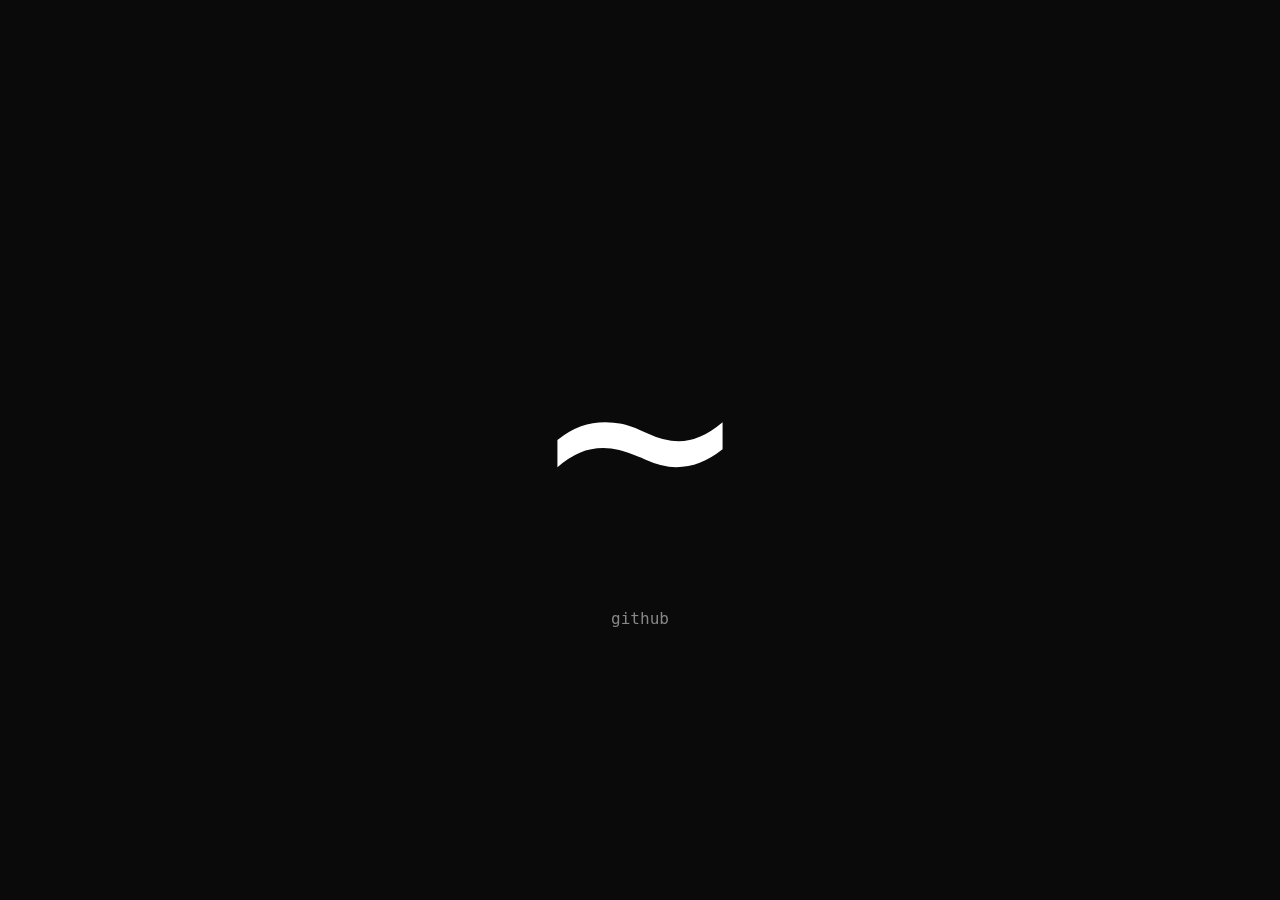
<file: index.html>
<!DOCTYPE html>
<html lang="en">
<head>
  <meta charset="UTF-8">
  <meta name="viewport" content="width=device-width, initial-scale=1.0">
  <title>Wilson Zhen</title>
  <link rel="stylesheet" href="style.css">
</head>
<body>
  <div class="center">
    <span class="tilde">~</span>
    <a class="github" href="https://github.com/wilsonzhen" target="_blank">github</a>
  </div>
</body>
</html>
</file>
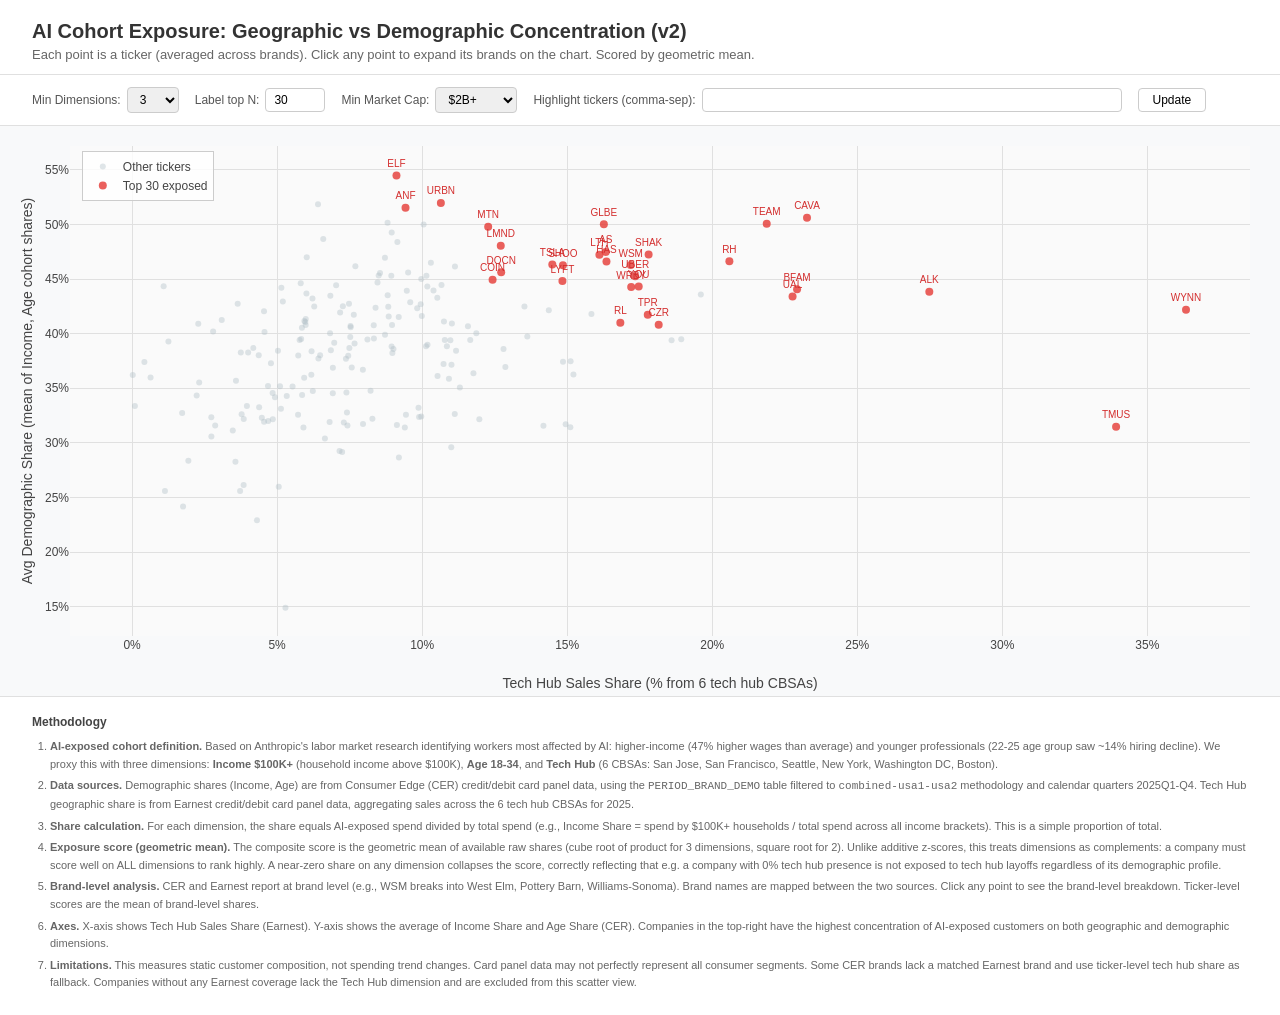
<file: ai_exposed_companies.html>
<!DOCTYPE html>
<html lang="en">
<head>
<meta charset="UTF-8">
<meta name="viewport" content="width=device-width, initial-scale=1.0">
<title>AI Cohort Exposure: Interactive Scatter (v2)</title>
<script src="https://cdn.plot.ly/plotly-2.35.0.min.js"></script>
<style>
  * { margin: 0; padding: 0; box-sizing: border-box; }
  body { font-family: -apple-system, BlinkMacSystemFont, 'Segoe UI', Roboto, sans-serif; background: #f8f9fa; color: #333; }
  .header { padding: 20px 32px 12px; background: #fff; border-bottom: 1px solid #e0e0e0; }
  .header h1 { font-size: 20px; font-weight: 600; }
  .header p { font-size: 13px; color: #666; margin-top: 4px; }
  .controls { display: flex; gap: 16px; padding: 12px 32px; background: #fff; border-bottom: 1px solid #e0e0e0; flex-wrap: wrap; align-items: center; }
  .control-group { display: flex; align-items: center; gap: 6px; }
  .control-group label { font-size: 12px; font-weight: 500; color: #555; }
  .control-group select, .control-group input { font-size: 12px; padding: 4px 8px; border: 1px solid #ccc; border-radius: 4px; }
  .control-group input[type="number"] { width: 60px; }
  #chart { width: 100%; height: calc(100vh - 330px); min-height: 400px; }
  .footnotes { padding: 16px 32px 20px; background: #fff; border-top: 1px solid #e0e0e0; font-size: 11px; color: #666; line-height: 1.6; }
  .footnotes h3 { font-size: 12px; font-weight: 600; color: #444; margin-bottom: 6px; }
  .footnotes ol { margin: 0; padding-left: 18px; }
  .footnotes li { margin-bottom: 4px; }
</style>
</head>
<body>

<div class="header">
  <h1>AI Cohort Exposure: Geographic vs Demographic Concentration (v2)</h1>
  <p>Each point is a ticker (averaged across brands). Click any point to expand its brands on the chart. Scored by geometric mean.</p>
</div>
<div class="controls">
  <div class="control-group">
    <label>Min Dimensions:</label>
    <select id="minDims"><option value="2">2+</option><option value="3" selected>3</option></select>
  </div>
  <div class="control-group">
    <label>Label top N:</label>
    <input type="number" id="labelN" value="30" min="0" max="200">
  </div>
  <div class="control-group">
    <label>Min Market Cap:</label>
    <select id="minMcap">
      <option value="0">Any</option>
      <option value="0.3">$300M+</option>
      <option value="1">$1B+</option>
      <option value="2" selected>$2B+</option>
      <option value="5">$5B+</option>
      <option value="10">$10B+</option>
      <option value="50">$50B+</option>
      <option value="100">$100B+</option>
    </select>
  </div>
  <div class="control-group">
    <label>Highlight tickers (comma-sep):</label>
    <input type="text" id="highlightTickers" value="" style="width:420px">
  </div>
  <button onclick="updateChart()" style="padding:4px 14px;font-size:12px;cursor:pointer;border:1px solid #ccc;border-radius:4px;background:#fff;">Update</button>
</div>
<div id="chart"></div>

<div class="footnotes">
  <h3>Methodology</h3>
  <ol>
    <li><b>AI-exposed cohort definition.</b> Based on Anthropic's labor market research identifying workers most affected by AI: higher-income (47% higher wages than average) and younger professionals (22-25 age group saw ~14% hiring decline). We proxy this with three dimensions: <b>Income $100K+</b> (household income above $100K), <b>Age 18-34</b>, and <b>Tech Hub</b> (6 CBSAs: San Jose, San Francisco, Seattle, New York, Washington DC, Boston).</li>
    <li><b>Data sources.</b> Demographic shares (Income, Age) are from Consumer Edge (CER) credit/debit card panel data, using the <code>PERIOD_BRAND_DEMO</code> table filtered to <code>combined-usa1-usa2</code> methodology and calendar quarters 2025Q1-Q4. Tech Hub geographic share is from Earnest credit/debit card panel data, aggregating sales across the 6 tech hub CBSAs for 2025.</li>
    <li><b>Share calculation.</b> For each dimension, the share equals AI-exposed spend divided by total spend (e.g., Income Share = spend by $100K+ households / total spend across all income brackets). This is a simple proportion of total.</li>
    <li><b>Exposure score (geometric mean).</b> The composite score is the geometric mean of available raw shares (cube root of product for 3 dimensions, square root for 2). Unlike additive z-scores, this treats dimensions as complements: a company must score well on ALL dimensions to rank highly. A near-zero share on any dimension collapses the score, correctly reflecting that e.g. a company with 0% tech hub presence is not exposed to tech hub layoffs regardless of its demographic profile.</li>
    <li><b>Brand-level analysis.</b> CER and Earnest report at brand level (e.g., WSM breaks into West Elm, Pottery Barn, Williams-Sonoma). Brand names are mapped between the two sources. Click any point to see the brand-level breakdown. Ticker-level scores are the mean of brand-level shares.</li>
    <li><b>Axes.</b> X-axis shows Tech Hub Sales Share (Earnest). Y-axis shows the average of Income Share and Age Share (CER). Companies in the top-right have the highest concentration of AI-exposed customers on both geographic and demographic dimensions.</li>
    <li><b>Limitations.</b> This measures static customer composition, not spending trend changes. Card panel data may not perfectly represent all consumer segments. Some CER brands lack a matched Earnest brand and use ticker-level tech hub share as fallback. Companies without any Earnest coverage lack the Tech Hub dimension and are excluded from this scatter view.</li>
  </ol>
</div>

<script>
const tickerCsvText = `TICKER,TECH_HUB_SHARE,INCOME_SHARE,AGE_SHARE,EXPOSURE_SCORE,N_DIMENSIONS,MARKET_CAP
Reformation,,0.7723462016308039,0.4685049405405438,0.6015380380921515,2,
Rhode Skin,,0.6526158747539778,0.5042178331662253,0.5736380062882265,2,
Outdoor Voices,,0.6984177757794489,0.471050240871568,0.5735763780961469,2,
ATZ-TSE,,0.726970143858108,0.4521491664008572,0.5733227228566428,2,
Soulcycle,,0.7664929393597097,0.4074589086627029,0.5588509430690572,2,
Vinted UAB,,0.6331808008756792,0.4842667522802732,0.5537403814481002,2,
ASC-LON,,0.604030842128459,0.5070512627448609,0.5534208174961228,2,
BOOH-LON,,0.5286051728623957,0.5375047015039297,0.5330363642874989,2,
NTRA,,0.5872118991400384,0.4768258652795387,0.5291482041072142,2,29086087298.01178
Valve Corporation,,0.5179182815407061,0.536652149081398,0.5272020095156736,2,
CLUB-DLST,,0.6564398347281676,0.4128247608989554,0.5205714339225748,2,
PSON-LON,,0.5956732790583491,0.4548249756290691,0.5205065654058566,2,
Equinox,,0.7107549828473432,0.3703135726008327,0.5130323741656497,2,
Ssense,,0.6202043734527386,0.4174884523791878,0.5088498442876717,2,
GRGD-TSE,,0.6814593566551187,0.3782855633885579,0.5077265372803413,2,
OFRM,,0.7322273093771372,0.3515691241625471,0.5073741359643972,2,851707505.4494438
EVD-ETR,,0.5178641913873797,0.4958037871488581,0.5067139501914705,2,
7453-JP,,0.6666413661546017,0.3826266570491289,0.5050492623322992,2,
PET,,0.6323192926097031,0.4033571678766275,0.5050252657647956,2,2379663.811472431
Bet365,,0.5331171068986751,0.4609130201805752,0.495702144286868,2,
DOCS-LON,,0.5413513004807241,0.4518080352760237,0.494557243870026,2,
9983-JP,,0.6354588387659009,0.380779750136851,0.4919043177768754,2,
BNED,,0.6580530675027351,0.3638614897978833,0.4893262403628199,2,291160882.9605961
NVST,,0.6738175177391537,0.3492589464987224,0.4851152403068378,2,4390180546.54726
FXLV-DLST,,0.7016209197511363,0.3349280266874462,0.4847602604740607,2,
Epic Games,,0.4971874116890867,0.4721907280456625,0.4845279000229072,2,
9992-HK,,0.5468099634208482,0.4290159928624035,0.4843451448750671,2,
NTDOY,,0.5301004033638231,0.4423673439923978,0.4842510789718007,2,67048266092.49662
PLUS-LON,,0.5754172426922809,0.4012026627157321,0.4804778142023705,2,
9658-HK,,0.6640313600851416,0.3460017052597943,0.4793286794418205,2,
Jellycat,,0.6803884841754125,0.3349626922632865,0.4773937142907651,2,
Patreon,,0.5305084126102261,0.4287406933423269,0.4769177545934367,2,
GENK,,0.5047127254673547,0.4490909627563829,0.476090247532474,2,56660731.142486334
OpenAI,,0.6111608728242544,0.3672238235867708,0.4737434248041347,2,
ITX-MCE,,0.6462460494887745,0.3470426086783543,0.47357672542331,2,
KLC,,0.6477782105939454,0.3425882197597241,0.4710851132932555,2,398733513.43951607
WE,,0.7060131309880896,0.3143050994485694,0.4710663725497791,2,
Mango,,0.6823814439101216,0.324792069485405,0.4707781657490152,2,
DFRG-ACQ,,0.6632889809559925,0.3341297424059341,0.4707701948376939,2,
4680-JP,,0.4932182472004036,0.4468640302320096,0.4694693746432667,2,
CDRE,,0.5998521870437472,0.36518331247108,0.4680341960344965,2,1789993392.0
SDC-DLST,,0.504390849785097,0.4330308009047721,0.4673508036277236,2,
TNIE-ETR,,0.6241899329042934,0.3491952228493682,0.466866300690944,2,
Fabletics.com,,0.5798748784011974,0.3745824482710691,0.46605895726014,2,
GOGO,,0.6892426707693824,0.3136945042932366,0.464985631976675,2,665328583.82656
ATGE,,0.557020281011429,0.3875358597828477,0.4646131008895978,2,3746562952.3306656
RSG GROUP,,0.5342889346282839,0.4026607903117001,0.4638288527810889,2,
GAW-LON,,0.5197454318780381,0.4117512515375427,0.4626076437508387,2,
8136-JP,,0.5368658671673798,0.3975519785998244,0.4619871077585416,2,
FRAN-ACQ,,0.6108828367361705,0.3491351374551103,0.4618231947107579,2,
SONY,,0.4700350173356479,0.4535756206821297,0.4617319836554016,2,128927443434.99516
Nando's,,0.6229235393562587,0.3395765681799119,0.4599241651980058,2,
PGNY,,0.6706775323570517,0.3150630903525546,0.4596800365193578,2,1494715734.0
PLBY,,0.5775301172156757,0.3649504826177071,0.4590968253039023,2,188575401.0
Alo,,0.6847538942249998,0.3069411768976078,0.4584530141450064,2,
RENT,0.3828147057374576,0.7652903082911409,0.3280290834266618,0.4580459619921834,3,153140249.17955208
Pret A Manger,,0.6568992892664018,0.3171263139555967,0.4564209134615824,2,
Gemini,,0.6706704824538763,0.3087565998762656,0.4550537746243113,2,
MC-PAR,,0.6479308306162654,0.3191483715826544,0.4547373631992183,2,
AVID-ACQ,,0.6064623598522143,0.3391824703338408,0.4535431637442734,2,
SQSP-DLST,,0.6427214530362385,0.3176445898831113,0.45183735166404,2,
NILE-ACQ,,0.7124689719805338,0.2863108885172848,0.4516498914078726,2,
MNSO,,0.4829097682528689,0.4223685381416133,0.4516258328210085,2,5289876637.690258
LFST,,0.5784312090498138,0.3506350554501607,0.4503534823439084,2,2645031922.6919174
ROVR-DLST,,0.6214236865647789,0.3245806797584901,0.4491125945720324,2,
SEAT,,0.5946087837715622,0.3386347355791264,0.4487261840649696,2,104081810.34189606
NVDA,,0.5851744486847466,0.3437537355427467,0.4485040720880346,2,4439308101654.053
HM.B-OME,,0.5577607018709412,0.3604369168050023,0.4483721085185341,2,
FWM-DLST,,0.6161029190918458,0.3260076298608259,0.4481676610415669,2,
Anthropic,,0.6639840589625077,0.301564938157961,0.4474754872380168,2,
SG,0.3291497363393198,0.6878006276660346,0.3953173894537338,0.4473018208111923,3,712775886.0
Forever 21-ACQ,,0.4512771593834341,0.440246869821194,0.4457278955151416,2,
24 Hour Fitness,,0.578849443079468,0.3408367359329836,0.4441769408420829,2,
Mistral AI,,0.70438965573544,0.278225046785315,0.4426949795537382,2,
JMBA-ACQ,,0.5840484552034948,0.3338455156807721,0.4415676139731819,2,
Revolut Ltd,,0.5699437534655666,0.3416609323760364,0.4412794060580476,2,
SNOW-ACQ,,0.6954252664833607,0.2792439041519036,0.4406736507424645,2,
LOV-AX,,0.5046418921592966,0.3823298863281641,0.4392489923331567,2,
AIRS,,0.5729155972839532,0.335750461724989,0.4385848564617059,2,128619536.62734509
XMTR,,0.7577696402751197,0.252234780757295,0.437190872593801,2,2270946243.864441
TKO,,0.4939806481927354,0.3862239142234998,0.4367918720576882,2,16105687195.45465
Topgolf-ACQ,,0.5892886088324495,0.3231173480017369,0.4363592241417316,2,
278470-KS,,0.5692075328795639,0.332347912362646,0.434942450507668,2,
CALY,,0.6082126737893783,0.3104328697823208,0.4345218127579042,2,2453007745.6384163
CPG-LON,,0.5578110524595533,0.3384477612697911,0.4344995994434078,2,
Biggby Coffee,,0.4977610228604515,0.3765322123852498,0.4329238491660984,2,
Gopuff,,0.5906881408988799,0.3165609689767506,0.4324220279380142,2,
Spencer Gifts,,0.4892964749023595,0.3808483581619332,0.4316801583591551,2,
Turo Inc,,0.515045391125881,0.3603088282837752,0.4307846345791885,2,
1913-HK,,0.689622315186321,0.2637915382616093,0.4265167421597093,2,
Brightline Trains Florida LLC,,0.5434530408938049,0.3342157338880457,0.4261813661998998,2,
Brookstone,,0.653599365009576,0.2752934828788952,0.4241835046308619,2,
CDR-WSE,,0.4850882933727632,0.370415371286059,0.4238916846273264,2,
SMWH-LON,,0.631547227762676,0.2825696666715487,0.4224406344520375,2,
Golden Goose,,0.7133357301550819,0.2494513974890675,0.4218324249818517,2,
Kynetic,,0.6206312307505151,0.2867051391400629,0.4218271723905359,2,
RGC-ACQ,,0.5279827586353418,0.3360564929376754,0.4212268203694443,2,
Moe's Southwest Grill,,0.552774844246854,0.3190224409400469,0.4199375907225806,2,
Ikea,,0.6035126707789881,0.2911486906481385,0.4191800614137836,2,
WINA,,0.5251143498379207,0.333237810657038,0.4183156180261295,2,1572297502.3103638
CTT-AX,,0.651564046333126,0.2685474656948787,0.4183011754473821,2,
WWE-DLST,,0.4700747886551105,0.372025190245374,0.4181861579236829,2,
FLTR-LON,,0.5364154653190384,0.3255174558083129,0.4178667222056402,2,
Vuori,,0.780554748425946,0.2235916679336243,0.4177625379495723,2,
PNDORA-DC,,0.4629513213368522,0.3739188624667782,0.4160603699606196,2,
Caribou Coffee-ACQ,,0.5689611370059395,0.3041580677142327,0.4159977404220117,2,
BKS-ACQ,,0.5565676251347145,0.3104774098597488,0.4156942081189221,2,
4385-JP,,0.48937774084237,0.351853939552605,0.4149572098960827,2,
ONEM-ACQ,,0.720015704166608,0.2390616525328844,0.4148832897185638,2,
081660-KS,,0.5726821871698121,0.2993898169450835,0.4140715097473866,2,
FTCH-ACQ,,0.6877779884583005,0.2483530757277952,0.4132938166141552,2,
AVOL-SW,,0.6131223836508504,0.2781431429694987,0.4129597883736361,2,
FOGO-ACQ,,0.5691349702976821,0.2991717336560872,0.4126367600544858,2,
UHR-SW,,0.6874353668515769,0.2472773707459359,0.4122950522051239,2,
MEL-MCE,,0.6728616346962702,0.2509263672773312,0.4108998973894028,2,
688169-SSE,,0.7091094908791835,0.2379591588633321,0.4107786484125193,2,
VSCO-SPN,,0.5068612931795028,0.3319920510258629,0.4102120431048854,2,
RICK,,0.4903543923387619,0.3428705074904375,0.4100342172933333,2,195948752.68213463
SSPG-LON,,0.6330127943138851,0.265038266947513,0.4096005541506928,2,
5.11 ABR Corp,,0.537148312370186,0.3120399914806831,0.4094041460657869,2,
TFG-JSE,,0.5748020940158695,0.290458506210429,0.4086026891669658,2,
PUIG-MCE,,0.6661488615234059,0.250312144014535,0.4083444009176142,2,
GTIM,,0.5727005534311195,0.290127708566835,0.4076227413453878,2,12458316.726216316
Chick-Fil-A,,0.5237282128080022,0.3171692785529391,0.4075665582627384,2,
"Recreational Equipment, Inc.",,0.661723875731678,0.2507578334476582,0.4073480642142086,2,
090430-KS,,0.6234658186972354,0.2658844985918768,0.4071484945244037,2,
GOOS,0.4250081239301463,0.7348670638264247,0.2160631442158568,0.4071260598414179,3,1082982169.298437
LA Fitness,,0.5313383147192541,0.3115575804371108,0.406869118670197,2,
HFGG-ETR,,0.5973834688952423,0.2760506585019227,0.4060887833549388,2,
BWLD-ACQ,,0.4845928508692876,0.3391025746857314,0.4053722775475329,2,
CSPR-ACQ,,0.6812562260325641,0.2408909204041465,0.4051029984090956,2,
CHUY-ACQ,,0.5966350534142847,0.2738642742248015,0.4042239798433274,2,
TCOM,,0.6010191808112181,0.2705560181316181,0.4032485044994094,2,35124649532.73166
ACCD,,0.6053185551013088,0.2669489410671846,0.4019815260588634,2,
XWEL,,0.6362042130261715,0.2539702947620679,0.4019663810707634,2,7496713.625022173
Gianni Versace-ACQ,,0.6247887171304878,0.2581509077128721,0.4016089820409851,2,
Jimmy John's,,0.5734892814589099,0.2807859616666052,0.4012826178641811,2,
Five Guys,,0.5539848572491978,0.2904834241820148,0.4011526122047962,2,
AMRS-DLST,,0.6352453701254441,0.2530739512057952,0.4009539322700726,2,
Toys R Us,,0.6361799355822215,0.2526566660008206,0.4009178238751938,2,
TWOU,,0.6606390459331537,0.2418447921180581,0.3997150394077958,2,
SPT,,0.7398890883817908,0.2151468203405536,0.3989796796454842,2,372251856.25
JDEP-AMS,,0.6759097086577609,0.2345424365575262,0.3981576446101204,2,
KER-PAR,,0.6401755635288408,0.2472543063027355,0.3978519383794508,2,
DLG-MIL,,0.6350414630908299,0.2491036157026145,0.3977324786549423,2,
JCG-DLST,,0.7349294486018025,0.2151790535559424,0.3976699928087691,2,
KONA-ACQ,,0.597005180461376,0.2643061755536748,0.397230608127669,2,
ADS-ETR,,0.5518598667098626,0.2858472880427746,0.397174579094208,2,
7936-JP,,0.6040379550691343,0.2608290095731179,0.3969264687133547,2,
Perplexity AI,,0.6653276928656662,0.2365575555181917,0.3967219336548714,2,
Away Travel,,0.7334897919050931,0.2137631921613215,0.3959711092180542,2,
IAC,,0.5542504522170668,0.2827611280142796,0.3958793794469755,2,2892898608.46138
Crate & Barrel,,0.7408059139293829,0.2111341669290066,0.3954863328783456,2,
EXPR-DLST,,0.5565564558463246,0.2804574295077645,0.3950827672559407,2,
TLRD-DLST,,0.5825334091927958,0.2679320755241915,0.3950688362642756,2,
603486-SSE,,0.6483220682112466,0.2405511716681346,0.3949109179631828,2,
KLAR,,0.4290218285961616,0.3624459193097058,0.3943313468004628,2,5455338299.151529
THRN-ACQ,,0.6827841566432401,0.2276655637158068,0.3942669652892631,2,
Main Event Entertainment,,0.4985512802880765,0.3110058319235404,0.3937668798699802,2,
PENN,,0.5434896690515362,0.2837199176307756,0.3926816065675592,2,2146269282.6518104
Gymboree-ACQ,,0.7039779760323435,0.2183474736361706,0.3920609806677615,2,
B&H Photo Video,,0.5864206650875721,0.2617295014833677,0.3917698154949092,2,
LRN,,0.5668776777458993,0.2705151101211835,0.3915979793368101,2,3741579362.293274
GNC-DLST,,0.5004448410198649,0.3061356881278021,0.3914128584699599,2,
SIX2-ETR,,0.6263708328402582,0.2445036409068345,0.3913437736661839,2,
CFR-SW,,0.7837134801059253,0.1949107262819587,0.3908377714658696,2,
SHEIN,,0.4334625088290001,0.3519007676640115,0.3905583050077076,2,
HABT-ACQ,,0.5705096332974171,0.2668300702903503,0.3901655104619984,2,
CRCM-ACQ,,0.6426781793584625,0.2343031968882857,0.3880483887275282,2,
9201-JP,,0.6468523740299764,0.2322063512655653,0.387560614073424,2,
xAI,,0.5906953800006255,0.2539729035185178,0.3873249549844847,2,
ABF-LON,,0.4436365953949299,0.3381312261701399,0.3873078697558751,2,
FINL-ACQ,,0.4349055511609185,0.3429775348350034,0.3862160455279276,2,
ezCater,,0.6449585637181162,0.2309733186691234,0.3859640136930445,2,
POSH-ACQ,,0.599154500035203,0.2485608552129183,0.3859097756385792,2,
CAVA,0.2326688708438188,0.6061353442502923,0.4063811055935372,0.385549785798045,3,9520864670.524595
DPWGn-ETR,,0.5834869600264889,0.2546835682374523,0.3854925952590657,2,
ESLX-PAR,,0.5457753882131843,0.2720731251147006,0.3853450602795499,2,
CAB-ACQ,,0.5811680055687497,0.2548338917085964,0.3848393230890104,2,
DNKN-ACQ,,0.4967326116127852,0.2975012997528836,0.3844198194480195,2,
RMS-PAR,,0.7837231092921384,0.1878569509285828,0.3837027934272691,2,
MERL-LON-ACQ,,0.5795686299111962,0.2534075667333346,0.3832324050243778,2,
ARES,,0.5503649212610109,0.2656382864312701,0.3823584634811368,2,36020574443.45709
GRUB,,0.5434984311134442,0.2686600696544703,0.3821208269121604,2,
GRUB-ACQ,,0.5434984311134442,0.2686600696544703,0.3821208269121604,2,
Panda Restaurant Group,,0.4653832620668047,0.3120447866397093,0.3810779719654864,2,
KATE-ACQ,,0.5596262074273071,0.2593750896768723,0.3809896294349568,2,
Tory Burch,,0.5734587580604478,0.2530186903098739,0.3809144049667607,2,
BPS Direct,,0.5477757202244384,0.2645526419174964,0.3806777035283713,2,
PRTY-DLST,,0.5369406392908983,0.268892786370161,0.3799729787949469,2,
Dick Blick Co,,0.5832107969092671,0.2475384774162712,0.3799567247459244,2,
RDDT,,0.6697085845408955,0.2155341926802561,0.3799277551062294,2,26527229082.83899
BRBY-LON,,0.6404187237304853,0.2252592057002023,0.379816025232041,2,
TWNP,,0.4703941090807682,0.3063008990365471,0.3795815307848038,2,5159327.335013241
HA-ACQ,,0.6536140932355061,0.2188395309507673,0.378201800083592,2,
LMCA,,0.5436635462406351,0.2627856195523337,0.3779774620620442,2,
APT-AX-ACQ,,0.4165208179070814,0.3415208302452968,0.3771611532834161,2,
RVLV,0.175454976227594,0.7789670799032745,0.3893833189446892,0.3761439194575499,3,1711459476.0440063
PNRA-ACQ,,0.5563552417397061,0.2527566261673605,0.3749966317884127,2,
Inspire Brands-ACQ,,0.4843770017394621,0.2901816902429186,0.3749097719179299,2,
JBLU,0.3491188432785385,0.5724089637741613,0.2635077802962589,0.374821406704439,3,1672940892.3005276
Claire's Stores-ACQ,,0.5133866649412537,0.2735258948319822,0.3747326339176552,2,
Jersey Mike's,,0.5741041703125461,0.2443408178201835,0.3745358227034437,2,
MINT-BKK,,0.701182168006913,0.1995323268369721,0.3740434593987871,2,
WFM-ACQ,,0.6504202862357856,0.2145319087306823,0.3735450514774889,2,
PERF-DLST,,0.4317219667481097,0.3228682686923289,0.3733487966505441,2,
MIK-ACQ,,0.5658639856511699,0.2462971399513207,0.3733238289572986,2,
SONC-ACQ,,0.4445994670131992,0.3126589787485951,0.3728377868571218,2,
HOT-ACQ,,0.6490858557931062,0.2141175096062756,0.3728010822986946,2,
THG-LON,,0.6200486305251511,0.2238668759660727,0.3725699261383119,2,
FL-ACQ,,0.4122082841609902,0.3362285269816149,0.3722850845697,2,
ZGN,,0.7532420837501805,0.1833768032360653,0.3716545780438883,2,2645070282.10904
JD-LON,,0.4190467700976147,0.3294689698199118,0.3715681736241986,2,
BOSS-ETR,,0.5842989485996153,0.236243264243332,0.3715328934443355,2,
RSI,,0.5166963248680618,0.2661318378073783,0.3708225215995591,2,4825623822.239685
BBBY-DLST,,0.6157110218840016,0.223280667270236,0.37077805734954,2,
LUXE,0.3517205181776628,0.810063821160698,0.178767889243311,0.3706825576996062,3,1201039070.0
ZD,,0.516223876076552,0.2660079925384729,0.3705666970675494,2,1589676155.8276176
OR-PAR,,0.65647007677543,0.2091359134163826,0.3705286347058111,2,
Hungryroot,,0.6377499590886904,0.2150237299864568,0.3703125369224764,2,
Chanel,,0.7304712745032079,0.187550881106637,0.3701358279823297,2,
LISP-SW,,0.5875395954508199,0.2326894629925918,0.3697489323207519,2,
"Outdoorsy, Inc.",,0.623669556497668,0.2176545235196706,0.3684352048233505,2,
PM,,0.535455213119234,0.2525235396165831,0.3677159851339358,2,269694737061.75
SFLY-ACQ,,0.6647041615797447,0.2016992505617384,0.3661561569001717,2,
HLLY,,0.5338442289210297,0.2503952732384636,0.365611913875161,2,398853874.324954
BRLT,0.1556933355027658,0.6415427998230703,0.4854391750707667,0.3646505108969594,3,131147409.88151504
VSI-ACQ,,0.5077981314487222,0.261056024693356,0.3640930671445388,2,
MOV,,0.5803354548685038,0.2271898180707804,0.3631064670473372,2,517806730.5480652
FAT,,0.5180020634778322,0.2543009292283176,0.3629440812089359,2,3303983.591201708
Armani,,0.4846095833790161,0.2705806746232695,0.3621132253861985,2,
Ro,,0.59562430399574,0.2200970616069121,0.3620706548881371,2,
ZIP-AX,,0.3706865819251496,0.3532763609714958,0.3618767838967832,2,
Bytedance Ltd,,0.4250406487285023,0.3074874295404507,0.3615171593821416,2,
RST-ACQ,,0.5325745266150327,0.244803224664164,0.3610761159220458,2,
TIF-ACQ,,0.7182932562256895,0.1814753552033781,0.3610436591518373,2,
Whataburger,,0.4196155413444589,0.3102429656638036,0.3608084948907485,2,
DEST-DLST,,0.3935633012540528,0.3301018653552966,0.360438593770633,2,
Aldi,,0.5516130581462378,0.2351061650410639,0.360121688721098,2,
3382-JP,,0.4680056894092712,0.2760854224106774,0.3594572971176951,2,
BFI,,0.6032167418966493,0.2141647924292941,0.3594270278069958,2,3963739.549136907
Neiman Marcus,,0.7494700561982455,0.1713769175420863,0.3583878737085694,2,
FI,,0.5517769385822079,0.2323961721234294,0.3580933515055673,2,
Arcadia Group,,0.3656500606181943,0.3502529002191153,0.3578686828947426,2,
TACO-ACQ,,0.5012989211540665,0.255075611049339,0.3575879313284328,2,
PRKS,0.0,0.4960656375129151,0.2576016752971458,0.3574735504630708,3,1866721975.0101013
Echelon Fitness,,0.6862279412193745,0.1858577132861193,0.3571284866096157,2,
PUMG-ETR,,0.509392078147492,0.2501224629567906,0.3569459359579944,2,
JYNT,,0.4970325086702433,0.2557099829445036,0.3565055039055242,2,128798150.80727386
PERY-ACQ,,0.5177640152014024,0.2454701348273279,0.356504702101146,2,
0973-HK-DLST,,0.6350263046305165,0.1987037671012689,0.3552212253490515,2,
AROPQ-DLST,,0.4449510457015732,0.2824314141706139,0.354497042405418,2,
Bombas,,0.6562456786781892,0.1908886511269631,0.3539348137874798,2,
Subway,,0.4453634729628406,0.2809956276943476,0.3537586587453769,2,
CHDN,,0.6090235693359357,0.2053464181972861,0.3536393764286734,2,5933915922.902382
MDB,,0.6968670226288604,0.1792522255138089,0.3534331120500809,2,22117396067.558598
"Cole Haan, Inc.",,0.6483645222082188,0.1924654273918553,0.353253103132189,2,
MTYFF,,0.5218741002996886,0.2389926951280976,0.353162990343232,2,651435626.1759453
NAPA-DLST,,0.7871049607182526,0.1580565278396516,0.3527138743181113,2,
Sheetz,,0.4726381805156309,0.2629517779411273,0.3525351753931011,2,
ATG-AX,,0.5594265271194858,0.2217788275594895,0.3522342392361035,2,
Wawa,,0.4844989830550331,0.2549656865807875,0.351469224630436,2,
CEC Entertainment-ACQ,,0.4054184121031214,0.3043764947210496,0.3512831267956405,2,
IFIT Health & Fitness Inc,,0.7054137611989443,0.1744937173248037,0.3508422287064018,2,
9202-JP,,0.6470573909229494,0.1891028235484213,0.3498004854504984,2,
Rockauto LLC,,0.4289157969943305,0.2850211645834047,0.3496427890970201,2,
UA,,0.5760791892343685,0.2120131655850355,0.3494801461274148,2,2666071503.7384853
SFER-MIL,,0.6939990860278515,0.1759035329959498,0.3493950359238941,2,
Hulu,,0.5166249988283687,0.236073712637921,0.3492299836998172,2,
4452-JP,,0.659996139975099,0.1846155906688091,0.3490638583706955,2,
AKA,0.108996543646419,0.6592101530757524,0.5918076791123745,0.3490377524162444,3,106488891.7506485
FOUR,,0.5501515114862169,0.2201145165329313,0.3479889854157025,2,4826211091.958298
PIR-ACQ,,0.5627006994975162,0.2140293080146224,0.3470366570447528,2,
HBC-TSE-DLST,,0.7072586091439627,0.169964236919039,0.3467112196159428,2,
PLKI-ACQ,,0.4379846706122824,0.2740884487045605,0.3464773281536591,2,
Brooks Brothers,,0.7050311672026557,0.1701746257920545,0.346379004921556,2,
ALK,0.274828785577993,0.643091313483875,0.2338763072165577,0.3457591618040872,3,4959388934.578133
0293-HK,,0.6802418099379332,0.1752317039779097,0.345253430790255,2,
Deezer,,0.4404952989312452,0.2693308956161235,0.3444401158051197,2,
RUTH-ACQ,,0.6075837184003469,0.1945700917694097,0.3438278927701397,2,
4911-JP,,0.6555509253168673,0.1791231547463155,0.3426723651531059,2,
PARA,,0.4741975457293148,0.2475478420875843,0.3426172487901338,2,
APRN-ACQ,,0.698236848977294,0.1677848262226572,0.3422770053157399,2,
Petsmart,,0.5314612976198636,0.2190234710694446,0.3411781032595347,2,
TCS-DLST,,0.7131513943985734,0.1629233772052542,0.3408651252827895,2,
MONC-MIL,,0.7545478385290314,0.1539795723023052,0.3408591402006539,2,
Dairy Queen,,0.4654834895404473,0.2493038411041441,0.3406564573187982,2,
6098-JP,,0.6874548778245689,0.168764800168531,0.340614422890378,2,
ZOES-ACQ,,0.7166380894641861,0.1618095979773542,0.3405274161524432,2,
ATD.B-TSE,,0.4495106495766366,0.2572809174169044,0.3400742746985513,2,
GOOGL,,0.5197321777572821,0.2214585236506081,0.3392626132951332,2,3706036742797.852
FRG-ACQ,,0.494507392662009,0.2322570150076309,0.3388994112105901,2,
MS1-ETR,,0.6450765452509578,0.1758627152148407,0.3368158439997182,2,
Orvis,,0.6914773441538237,0.16391735222091,0.3366676927987623,2,
H-E-B,,0.4788142807947338,0.2366100247281579,0.3365891543395852,2,
Sunbelt Rentals,,0.5301453156294748,0.2136026038960181,0.3365121392486936,2,
TED-LON-ACQ,,0.7572447000581961,0.1486842228149101,0.3355448400867797,2,
Rebecca Minkoff,,0.6852223326660103,0.1641710291223181,0.3354007387162024,2,
Crypto.com,,0.5067209651325273,0.2218078115115531,0.3352531406610055,2,
EXPRESS OIL CHANGE & TIRE ENGINEERS,,0.5010577866211657,0.223590391365794,0.3347113780669922,2,
"Cariloha, Inc",,0.6377152936429986,0.1754940801329642,0.334537380339778,2,
GRND,,0.4106633520008635,0.2721491927101309,0.3343077918964368,2,2299892219.019604
MNTV-ACQ,,0.7084017551747602,0.1569082484434451,0.3333977783350301,2,
Rvshare LLC,,0.6514122840628983,0.1701977327357253,0.3329698091775072,2,
BBRG-ACQ,,0.5951803898757345,0.1858716592740031,0.3326066244583093,2,
ATVI-ACQ,,0.4466199873192013,0.2471551884942812,0.3322415494052342,2,
TEAM,0.2187821459976253,0.7892516776125122,0.2121696910353555,0.3321265379923415,3,21637564072.42491
TA-ACQ,,0.4167291201805719,0.2643942748437876,0.3319349236468376,2,
CLA-PAR,,0.5801286709959993,0.1897883783673097,0.3318157315630367,2,
IRG-ACQ,,0.5133144562933005,0.2144894564923815,0.331814012271984,2,
Deichmann SE,,0.4411722191088458,0.2482742123391381,0.330955714870069,2,
HOME-ACQ,,0.56717373095089,0.1929730917159709,0.330831178097947,2,
SHAK,0.1780646939388894,0.6173989387856832,0.3275691955313775,0.3302292844188263,3,4084392449.1976776
WBEV-DLST,,0.626225736002159,0.1735570937260744,0.3296754749098067,2,
BOBS,,0.5125563539881168,0.2118712951184754,0.3295390394788849,2,2366162089.2689133
TWE-AX,,0.7541084489554915,0.143691613099725,0.3291793728084222,2,
BFAM,0.2292375916261546,0.6370660117339875,0.2442063950967623,0.3291615523320876,3,4366530041.673317
GLBE,0.1626359057387582,0.6764945027892644,0.3241458649581036,0.329160007418733,3,5955687892.378143
BYON,,0.5942274455292403,0.1811202688481681,0.3280649854696721,2,
1910-HK,,0.714128324928541,0.1497813829618686,0.327052179506634,2,
SHCO,0.1654295510239065,0.7484003284373507,0.2818615132079884,0.3267841219706793,3,1758889328.64
CRSR,0.1438474549258037,0.5739272599144222,0.4211618442220756,0.3263893790413392,3,604775458.9276905
TLF,,0.4492116937056685,0.2365619787476079,0.3259852866918648,2,19617086.78892255
HAS,0.1635398624969967,0.5424429384539877,0.3899061810961849,0.3258211478908333,3,13474881729.504456
UBER,0.1734550723243496,0.53678771336466,0.3683000001541639,0.324885575766264,3,153426987797.63788
UAL,0.2276882032119446,0.6328116088195975,0.2353697242585665,0.3236844643311412,3,30599713633.51307
BH.A,,0.4087855038868672,0.2561466657121001,0.3235877683288751,2,
Hobby Lobby,,0.4976045737779547,0.2100859117618726,0.323326012840012,2,
BYD-TSE,,0.4959784787529949,0.2105787582009661,0.3231756985761923,2,
EXPN-LON,,0.5466444605043024,0.1910337910226368,0.3231525392622824,2,
ATUS,0.4649207262907051,0.4191588894401455,0.1728402587693955,0.3229491646221542,3,
BLNK,0.1871728159098896,0.5154200895410515,0.3490245508090614,0.3229138686308019,3,94074323.38838196
JOAN-DLST,,0.4923875406108199,0.2114599750625709,0.322676706718481,2,
WYNN,0.3633151750518749,0.7152101264267128,0.1285057256701751,0.3220178087530922,3,10559856336.071045
Ashley Furniture Industries,,0.5209681736753579,0.1987213471744642,0.3217568916243867,2,
JAX-ACQ,,0.6255574687902363,0.1650587613939515,0.3213312013783472,2,
Vineyard Vines,,0.735386531592416,0.1403550368755171,0.3212712308306054,2,
FRGI-ACQ,,0.4187152238983226,0.2461936098886616,0.3210685479564562,2,
HIBB-ACQ,,0.3619297882739631,0.2845160075703918,0.3208968968072225,2,
BFX-DLST,,0.6291462347325931,0.1624912568107463,0.3197354569006194,2,
COSI-DLST,,0.6549726964969225,0.155208923253424,0.3188379007954968,2,
7532-JP,,0.6672124184921392,0.1523054889513176,0.3187790984880226,2,
Cruise America Inc.,,0.5439675103316575,0.1859008037182462,0.3179999958604851,2,
CHSCP,,0.4456910290661441,0.2266547493047013,0.3178332714810412,2,
UPWK,0.1989950141401328,0.7024771482195521,0.2265966222891468,0.3164044692917834,3,1741629580.4218235
TMUS,0.3392152412671428,0.3948492862528287,0.2348629471074224,0.3156751583039117,3,243275191155.0
8022-JP,,0.5146111014610267,0.1928381563273448,0.3150185010937112,2,
LQ-ACQ,,0.4516981877764743,0.2193732469000537,0.3147864324766798,2,
SMAR-ACQ,,0.6451903759116371,0.1530079259672293,0.3141961827779844,2,
Binance,,0.3576580321996154,0.2757263586616645,0.3140314424774951,2,
BOJA-ACQ,,0.3947317158861851,0.2497082149139452,0.3139550161151401,2,
AS,0.1632939295018108,0.6710325037735583,0.2788047392869975,0.3126112356329988,3,18899795895.13065
Gamefly,,0.4484791744456269,0.2178074091587701,0.3125413365423302,2,
DENN,,0.3920239381361818,0.2491465794781031,0.3125242762733244,2,321868718.75
PIK-DLST,,0.5852660689107428,0.1662566618238996,0.3119365045901112,2,
Mattress Firm-ACQ,,0.5316745207220404,0.1824318450598932,0.3114391815212984,2,
SHOO,0.1485287815809133,0.568076111055346,0.3572370423464474,0.3112131050733228,3,2442759764.3329506
Yesway,,0.3694663069578036,0.2620684602326202,0.3111679067196105,2,
ADML-LON,,0.4321127656744236,0.2236296110246291,0.3108588260071572,2,
CVET-ACQ,,0.6019435698567163,0.1601132831694605,0.3104499335682073,2,
TPR,0.1777754489082043,0.4956767151561492,0.3391143669130007,0.3103169493409974,3,29776538916.0
Stater Bros. Markets,,0.5141118477242715,0.1861622340020586,0.3093674354215009,2,
LYFT,0.1483555016056304,0.4921751591312788,0.4043193292457078,0.3090646138098744,3,5495102847.884739
VNCE,,0.792097833046116,0.1202114509046945,0.3085761328569306,2,34682506.3278532
Summit Racing Equipment,,0.4868555037974658,0.1950181691608079,0.3081325510173253,2,
LMND,0.1270981289564784,0.5254247147830707,0.4358143978703602,0.3075981667092987,3,4208727317.248123
REAL,0.2024553791069001,0.7021073279410537,0.2026990896112868,0.3065689793873829,3,1293343076.7334986
RXL-PAR,,0.5836365517600844,0.1607651211587073,0.3063142193179418,2,
Cox Communications,,0.43709757282749,0.213808123351924,0.3057041245517087,2,
Schwarz Group,,0.5117740670269167,0.1819689721239251,0.3051671688379482,2,
DTE-ETR,,0.3948492862528287,0.2348629471074223,0.3045249858921294,2,
FIT-ACQ,,0.5168196884473736,0.1793935692250286,0.304489948202468,2,
COUR,0.1266084864672058,0.5782346099507576,0.3842207421428754,0.3041229786399383,3,1040926439.4915414
TALK,0.1251253203597674,0.5492615337776362,0.4091553737417664,0.3040914543918287,3,857431650.5949087
TMV-ETR,,0.6522464261375225,0.1410267705325734,0.3032889827698782,2,
SVV,0.2181638651043898,0.4839605342557653,0.2642187793191628,0.3032858507002824,3,1324808721.444748
ASNA-DLST,,0.6020124598746711,0.1526080998543987,0.3031039056002843,2,
LVLU,0.090416427271776,0.6745098251420123,0.4510872302997773,0.3018784085375657,3,36837833.23426247
RSG,,0.5370848424054526,0.1695105196823694,0.3017308912751092,2,71242966715.05737
SFS-ACQ,,0.4785854949607384,0.1900400885327119,0.3015798896359147,2,
Juul Labs,,0.6044254618736868,0.1503366423617655,0.3014420250994367,2,
YOU,0.1746497280362109,0.6427739197854138,0.2435578492110448,0.3012608962010281,3,6225868006.352234
Astound Broadband,,0.4509913192200673,0.2008182558293151,0.3009439983118716,2,
Best Western,,0.4847481876621455,0.186609764167992,0.3007636031512033,2,
WOSG-LON,,0.6859238995851136,0.1318482593135362,0.3007289014741517,2,
Getir,,0.6854138189479947,0.1318389736245869,0.3006064776384768,2,
0753-HK,,0.7402982656768924,0.1220507712230406,0.30058937815722,2,
Fresh Direct-ACQ,,0.685408003822138,0.131256236321165,0.2999401189005841,2,
WRBY,0.1720653137805464,0.6424452482130095,0.2429015147985724,0.2994469484730961,3,3095479886.638216
JWN,0.1782530723970364,0.6857310854429196,0.219414553567379,0.2993312762186738,3,
GoTo,,0.6069348669330704,0.146263348305316,0.2979468506980269,2,
Papa Murphy's Holdings Inc-ACQ,,0.5355137780795336,0.1657162030194575,0.2978981536833431,2,
TELEFLORA,,0.5660459087870623,0.1567122355818734,0.2978360619669715,2,
ELF,0.091146456704242,0.6292270413009641,0.4606186060808798,0.2978261872808888,3,4600976742.198486
SPLS-ACQ,,0.5328660388344291,0.1662464695533412,0.2976358474732126,2,
TSLA,0.1448715738238044,0.6444029269826422,0.2822543715606591,0.2975731803019527,3,1496019555897.4873
BCOR-ACQ,,0.4842395631645089,0.182549887083559,0.2973178056845453,2,
PBPB,0.1420405282395613,0.6159067862586438,0.2995234151156733,0.2970202201384164,3,
LIF,,0.502274393174467,0.1750304237873486,0.2965017704750856,2,3729512617.3340607
MASI,,0.5989233085938294,0.1466863048671305,0.2964014963464674,2,9424112188.128036
BEBE,,0.6288029577943656,0.1387284090463024,0.2953520508451255,2,197600002.2888184
CZR,0.1815396206013206,0.5693654928359981,0.2471771736041885,0.2945260023362119,3,5257820658.396601
TTSH,,0.694111026815152,0.1247633847271646,0.2942781695639452,2,144579435.90375662
CHGG,0.077547981062735,0.5928023314084678,0.5524754039367816,0.2939438978789088,3,68811048.9692204
STAY-ACQ,,0.4273702509832942,0.2016134554591914,0.2935363573072403,2,
GIII,,0.5227643275317908,0.16477806426042,0.2934963269873896,2,1235224778.9023552
NRDY,0.180401076186127,0.7123847273548577,0.1961570473614169,0.2932147948986189,3,217988057.23909235
Meijer,,0.4581069358370668,0.1875761856175504,0.29313811016185,2,
P-ACQ,,0.4606361761772742,0.185457083172323,0.2922811003768282,2,
RGS,,0.4982405418519238,0.1699511494202598,0.2909923586204756,2,48651205.94422531
LTH,0.1611068228066649,0.7375686005723069,0.2071229336509125,0.2908806601690603,3,6010917806.811924
Catalyst Brands,,0.4580541547085864,0.1838981350345535,0.2902331903758388,2,
GAIA,,0.527845548711161,0.159280347724509,0.2899576219787091,2,82395874.35463428
URBN,0.1064493428022908,0.7255179073843775,0.3140929685785514,0.2894785876070338,3,5783741655.670975
KRUS,0.104121945518167,0.577678261677434,0.4027482599345027,0.2893481149698648,3,732259948.7916107
FLL,,0.497037658696655,0.1677804913216989,0.2887788471850244,2,95360758.50929594
ANF,0.0942689098700588,0.618449846176431,0.4123079343938137,0.2886012588046901,3,4060713127.1197433
BONT-DLST,,0.4545707646078572,0.1826670957967408,0.2881581534592092,2,
WEBR-ACQ,,0.6407547122085409,0.1289647115924512,0.2874626004569613,2,
RAD-DLST,,0.5004561528283431,0.1649344357622812,0.2873020243411187,2,
LOVE,0.1425886767217244,0.7223239560073359,0.2292834079244441,0.2868995685352389,3,164880951.7768116
MTN,0.1227618955872081,0.7361128121571234,0.2596935113921166,0.2863011024901555,3,4815572901.236389
Gelson's Markets,,0.6878288472742456,0.1190748556213095,0.2861872126447172,2,
EWCZ,0.101762870776045,0.5961373575319523,0.3859681379607577,0.2860854129294673,3,314440986.75
PUSH-DLST,,0.495445458090249,0.1643658426922142,0.2853669746607583,2,
BBQ Guys,,0.7375391772534687,0.1100396286352986,0.2848833746798072,2,
TFM-ACQ,,0.6066791508573552,0.133278662706339,0.284354331632359,2,
WSM,0.171896848297833,0.7482170936313678,0.1776302150179838,0.2837510390008304,3,22479388245.621017
eToro,,0.7788539799715912,0.1030341538745594,0.2832817693008251,2,
LUCK,0.1219305254619722,0.5482683761769348,0.3375300064643684,0.2825786482446794,3,1202271026.39958
FERG-LON,,0.6390683144194146,0.1245543081903081,0.2821324366124117,2,
COIN,0.1242769145271326,0.5957044250882391,0.3032091492816122,0.2820901121397176,3,53874893090.40459
SVU-ACQ,,0.4906742447687129,0.1620743319698029,0.2820030149407568,2,
Menards,,0.4868041035090319,0.1630445923197383,0.2817281963102128,2,
DOCN,0.1272447393791227,0.6374589110987223,0.2751761038426186,0.2815578131904429,3,5292535175.520081
TNL,,0.4689062375140251,0.168400111689613,0.2810050938494141,2,4459566125.149109
RL,0.1683215563992716,0.6010843406944222,0.218841651797391,0.2808029798166683,3,20867663278.983032
MSS,,0.524032577825983,0.1490423298142844,0.2794692045606631,2,5777590.591136962
UTDI-ETR,,0.5784426752952392,0.134353513317053,0.2787755471314345,2,
RH,0.2059088445507147,0.8021737819731737,0.1305582562798256,0.2783444729850564,3,2654415542.100998
BIRD,0.1424740978929813,0.679766179691856,0.2224598258686682,0.2782588722913284,3,25542715.25841236
LYV,0.1030093283179126,0.5548639292668849,0.3752397230221256,0.2778373438003851,3,38930159384.1586
AMC,0.1101948140759549,0.5219254803141314,0.3715063365476813,0.2774886946204921,3,598388632.9249209
LULU,0.100508342110113,0.6939386846083636,0.3061211602218455,0.2774206933694144,3,20131694980.410294
UDMY,0.1295321018718694,0.5694827715778881,0.2883076706216997,0.2770584498446345,3,706748558.0158663
Speedway Motors,,0.478688465416152,0.1595944834652923,0.2763983328077147,2,
FTD-DLST,,0.5818502769827356,0.1311619883630595,0.2762546637771976,2,
LOGI,0.0914613587102126,0.5539201297159309,0.4140322149954069,0.2757864832620559,3,13621094573.336586
H,0.1583513223683464,0.6254101615923527,0.2106366812537186,0.2752792927121603,3,14710520481.117096
FIE-ETR,,0.4181575138469521,0.1799595655754289,0.2743199674358375,2,
XPOF,0.1160805614205507,0.6808917559306356,0.2607527069243033,0.2741713899669768,3,288622104.6652794
STUB,0.1112986702572983,0.629597920033514,0.2933913222687411,0.273947184645642,3,3027103158.948441
Kampgrounds of America Inc.,,0.5358856895136488,0.1389659460650626,0.2728916668313501,2,
0045-HK,,0.846740281559259,0.0878643355174913,0.2727604667012758,2,
BYD,,0.5061672056117116,0.1468398219787998,0.2726270389442879,2,6077122422.0
SKIN,0.0565376542938215,0.7945622399100857,0.4495266658619279,0.2723163531702554,3,150453602.9321984
Rue Gilt Groupe,,0.6887286913982755,0.1076563890541515,0.2722977119880543,2,
PRPL,0.1080732326642275,0.6416967774975765,0.2909552885538222,0.2722438547357236,3,76962820.57162976
JCP-ACQ,,0.4287515941503033,0.1725797963640061,0.272018129559782,2,
SONO,0.1733848499004511,0.7254991668155042,0.1591598390496541,0.2715358557339982,3,1716391706.3453703
RAVE,,0.3868691861137684,0.1902355726591978,0.2712863453337645,2,37518538.37085271
SNPO-DLST,,0.708085548118087,0.10343658984965,0.2706325080605713,2,
VMEO,0.12034811791796,0.6338616501204556,0.2589363319722635,0.2703183889527226,3,
DAL,0.1352626672105006,0.6113038353536793,0.238349704424772,0.2701157420095192,3,39566659486.558044
OLPX,0.1332708515568268,0.5917055289584447,0.2496747545623197,0.2700257269352842,3,854415219.3023312
FCFS,,0.3152966880709532,0.2303059847349862,0.2694711751372689,2,8659562064.020828
JEGS High Performance,,0.4452138718987981,0.163044245688082,0.2694244976122437,2,
ARHS,0.1755040191095377,0.7824931617617753,0.1417856060453061,0.2690295098656703,3,1040071482.2498322
NYT,0.1893189726963083,0.6258891394672107,0.1640198577990871,0.2688619403886489,3,13119423101.740112
TRUP,0.1698354265878627,0.6350302474599614,0.1786540806900847,0.2680887231571172,3,1149596543.6088696
ADBE,0.106670484028889,0.5749858585287791,0.3141411031244938,0.2680867797019711,3,118229385021.97266
Shoe Show,,0.3325181693566302,0.2153958884774413,0.2676248241913737,2,
PTON,0.1310935894465644,0.7280834890068729,0.1994557270340993,0.2670154448457988,3,1642387842.764418
FUBO,0.1777604397160329,0.5466286299464419,0.195870678557705,0.2669924451539353,3,412676787.5831051
DKNG,0.101462266231616,0.5915006872342639,0.3148038152032725,0.26633808103285,3,12523956250.485945
FVRR,0.1024522367586719,0.5690350761184649,0.3234777539048327,0.2661756359481382,3,415864496.23327065
Hydrow Inc,,0.7261901483915021,0.0974761286211638,0.2660567689573639,2,
MAR,0.1436635316378766,0.6402407626053539,0.2029046022808919,0.2652531718284252,3,87142816546.83032
EB,0.1054671818426452,0.5670926628454407,0.3112920046773212,0.2650410308606577,3,452958170.2775593
LEVI,0.1017900799164695,0.5618606371142224,0.3245443885364839,0.2647703740868111,3,7371045664.70343
ABNB,0.0997033434420862,0.581978303190395,0.3182731601044669,0.264325367144663,3,80352855058.91144
TDOC,0.0797370759409021,0.57035443327662,0.405568257107034,0.2642143255847886,3,940609080.3503656
CMG,0.0871687884737463,0.5663516898074477,0.3726775481728393,0.2639936496472613,3,46663191830.58167
BMBL,0.1035621583549195,0.5007346390338556,0.353209746038901,0.2636010498697058,3,470488143.2634115
CVC-ACQ,,0.459602117477204,0.1508715748101448,0.2633265942700489,2,
TRIP,0.1217645198791709,0.6354662547562885,0.2358125378695758,0.2632651556359612,3,1240397436.652707
ZUMZ,0.1052955847213318,0.4848506165971031,0.3541176422559101,0.2624552264686647,3,394586187.4783516
600690-SSE,,0.7261956023764888,0.0947578203676021,0.2623217727176567,2,
7309-JP,,0.5001228992187042,0.1369668718041444,0.2617255605087231,2,
WINEW-LON,,0.6103442140492966,0.1118970939538469,0.2613345439540304,2,
AD-AMS,,0.4525868696082228,0.149487263249951,0.260107617190646,2,
TDUP,0.1138079924705851,0.6043448333340932,0.2537600856307677,0.2593942209107766,3,466779263.2768922
NSA,,0.3992655763935789,0.1682085002966581,0.2591522020459111,2,4968387348.75
GES,0.1457971662192328,0.4538298333915934,0.2617312189814473,0.258721518062451,3,876670665.3499999
WIX,0.1052230513931963,0.5877714173351151,0.2782964356164944,0.2581917332401966,3,5123133068.0
YETI,0.095165419431408,0.6254113548873926,0.2865175283770478,0.2573941712833419,3,3280646357.784668
PVH,0.1280500083071722,0.5127418873996609,0.2591803634457791,0.2572133472094518,3,3106613073.000061
FIGS,0.0640958213927798,0.584958857008286,0.4520808516104538,0.2568761106535756,3,2573854121.7674847
ZG,0.0947039477448261,0.5634145781887738,0.3154580771672696,0.2562787546582052,3,10908364241.424711
AAN-DLST,,0.2990260217200523,0.2187943094615668,0.2557834864358493,2,
MGM,0.1362545594357098,0.585295226612002,0.2095630958093779,0.2556702977365847,3,9747769354.664915
American Blue Ribbon Holdings,,0.4111695626196919,0.1584165826270243,0.2552177050881461,2,
LZ,0.1128962823555072,0.6037112217103356,0.2431090092076098,0.2549392170010636,3,1145165873.4423237
M,0.1485524943990703,0.5485933016528002,0.2000336322360481,0.2535582953466178,3,4780578178.108372
Shopko-DLST,,0.4082174604936439,0.1570457112482531,0.2531971592004539,2,
ARMK,0.0893636200386725,0.6084649813021704,0.2977983616329908,0.2529916662083324,3,10597547399.46882
HUBS,0.1960682680645837,0.7634602158800158,0.1081267711963682,0.2529544472957543,3,15128095153.098389
BIRK,0.1039082254020392,0.6335266696767028,0.2457343903294482,0.2529066544593886,3,6962683392.407349
SEMR,0.0991164440649541,0.6703634585507047,0.2412220936797377,0.2521299142341275,3,1808384158.546548
GOLF,0.0895006140413459,0.7462089686907992,0.2392610795661771,0.2518756470387539,3,5616822251.75
CRMT,,0.2280557393136611,0.2780153169995247,0.2517995009106422,2,155942365.27156448
LH,0.116581351127905,0.5301350653478731,0.2582861830419921,0.2517902621216312,3,22682267785.64453
LSPD,0.1155000249250037,0.607756743553729,0.2249036396466532,0.250862713757604,3,1316716025.960461
Windstream,,0.3584167291365549,0.1754981719385394,0.2508016761420386,2,
SIX-ACQ,0.1051763377346612,0.4900774908386623,0.3060168389167327,0.2507895146890857,3,
RTO-LON,,0.5508302884506258,0.114131800540889,0.2507334293893162,2,
S-ACQ,,0.2766526490347082,0.2263937002951962,0.2502646936973648,2,
ONON,0.0854763599975427,0.6114695759358864,0.2995942863867001,0.2501793538250553,3,13596278354.97898
SPOT,0.0659069102732581,0.5349888290879482,0.4386690395480684,0.2491557322427773,3,112187532443.42188
TOST,0.0958879875540563,0.5848222173411144,0.2727929975203664,0.248241142675206,3,17369609865.1886
ETSY,0.0769773296819292,0.5849838092826751,0.3387398564349997,0.2480034156733567,3,5505821061.529266
Belk,,0.4642694868492069,0.1321554462971514,0.2477009108515881,2,
MTCH,0.0919243159748588,0.5017290424599908,0.329066021579884,0.2475868433518544,3,7344143754.985809
WWW,0.1245843973774422,0.5676879309829895,0.2133763466404511,0.2471192235241066,3,1369683483.826149
CPRI,0.1286816850660869,0.509091620499155,0.2299059939512523,0.24695680283294,3,2183045330.4346848
FNKO,0.0857450009210012,0.5233016020354436,0.3352313572911833,0.2468511584660379,3,246890919.9796772
Ancestry.com,,0.4867968036310335,0.1248650103853055,0.2465438864399654,2,
NWSA,0.1859823515429725,0.6674263287666313,0.1207118039384942,0.2465329295773753,3,14066255640.977554
SKX-ACQ,,0.4300506193350839,0.1410550656782402,0.2462941703639737,2,
ACI,0.1521536505239799,0.5456263823299923,0.1795545312362945,0.2461074170606721,3,9464568490.446968
TMX-ACQ,,0.5597756144227766,0.1081263204289494,0.2460212947152932,2,
DECK,0.0982898447226435,0.5894967196680374,0.2569896394972986,0.246018945287579,3,15204100934.082209
GAP,0.0846106966069749,0.6028989462212168,0.2909590779172989,0.2457539851294927,3,8498411900.876884
STKS,0.0933837734536433,0.5766863328972409,0.2739777575085496,0.2452686994471414,3,61276419.45991492
GRMN,0.0850133053718924,0.6337408058689079,0.2730831942916673,0.2450367269004719,3,46701624722.7478
LL-DLST,,0.5378820245368156,0.1113836766248704,0.2447678031999701,2,
EXPE,0.1186809837206884,0.5955747435698964,0.2053956717700249,0.2439511665241081,3,29597072401.737137
EFX,,0.5048464915762174,0.1177796988774468,0.2438455817872908,2,25043044189.883392
ZM,0.1511708023277544,0.5859020320349821,0.163637455568112,0.2438139479053425,3,22817540025.29724
MCFE-ACQ,,0.4649175553959899,0.1270161828969459,0.2430062823224495,2,
XOM,0.1116891986709981,0.5247906939311227,0.2438230142380442,0.2426744190883289,3,626847904042.0823
DBX,0.1157835941566625,0.6148120051869943,0.1989644884379237,0.2419477820245003,3,6696439368.161625
CONN-DLST,,0.2864771650150215,0.2031091317778091,0.2412180098176111,2,
DBI,0.1175822160338263,0.598981080245648,0.1979907746999967,0.2406947218835387,3,298809272.8932667
SHOP,0.0881152520298485,0.6146818798874334,0.2559334040041682,0.2402201813582145,3,174228661000.5
SSTK,0.1234478825983907,0.6226719601273363,0.1800501694911844,0.2400926303937804,3,596119097.6220131
DUOL,0.0896239984264455,0.5181836872425193,0.2979064907252661,0.2400652720263677,3,4714748136.25145
RT-ACQ,,0.3989196921725187,0.1443769675257767,0.2399891985948213,2,
EVGO,0.0925723935455663,0.5907283684175502,0.2503721726642464,0.2392315529499246,3,686801500.4643044
APU-ACQ,,0.5039644322631004,0.1133972345260799,0.2390568403500337,2,
BIG-DLST,,0.3503749589278099,0.1630672082357922,0.2390285890601547,2,
AVST-LON-ACQ,,0.4067708131732104,0.1403463580814543,0.2389326310964908,2,
CAKE,0.088320249812371,0.5870931818311775,0.2622068117997745,0.2386732600228191,3,3140624225.776829
EL,0.1102403168831257,0.619504417445873,0.1989844126384987,0.2386352738643075,3,33506774999.577003
PLCE,0.1148192028933084,0.4732769176892782,0.2473463691819847,0.2377634700088738,3,84681338.32013369
DASH,0.0703458775918849,0.5288914221784584,0.3597299637429616,0.2374254463503577,3,76715347908.76318
SSI-DLST,,0.3632145257152364,0.1548974220066431,0.2371940000688375,2,
MNDY,0.0880764995620626,0.8183561658232965,0.184999397548077,0.2371324052322752,3,4178761383.8619385
ADSK,0.1075151787948314,0.6237070667226435,0.198543171754908,0.2370109806623714,3,55279000000.0
MAT,0.1097312633742791,0.5781475237795528,0.2098210558365565,0.2369951030750663,3,4975908071.136475
ERIE,,0.4673998037182709,0.1201619434503625,0.2369887524400798,2,13368428100.03122
NTCO-BOV,,0.4102133518817339,0.1360192212231938,0.2362136758494507,2,
DOCU,0.0995013339359469,0.6510547065685528,0.2029599056808581,0.2360218514104275,3,9751279435.567244
SN,0.0839340776400505,0.5757471406873046,0.2717217575987648,0.2359200450122364,3,15718085573.509048
BC-MIL,,0.9000737061892685,0.0617542060356626,0.2357611865835735,2,
BSET,,0.7157997713993992,0.0771454739786075,0.2349908777769587,2,122381669.31533432
RELY,0.1073807235907613,0.5068798567790315,0.2376105394585607,0.2347284259352851,3,3564272227.191654
HVT,,0.5859618717702803,0.093640282515299,0.2342426844444933,2,362262244.73636246
AAL,0.0884606288590762,0.5820905974014234,0.2494477259997451,0.2341927170673094,3,7553884038.045175
W,0.0998794736490453,0.6282906947626395,0.2041002081763625,0.2339699632228562,3,9900228270.244324
ETD,0.2151408247162684,0.7327359930225623,0.0811361793046111,0.2338630642104229,3,563636399.142992
VFC,0.0747803046982669,0.5432231887399673,0.3116213767960632,0.2330581301004042,3,6757118112.716145
SAVE,0.0814413914930754,0.4882184922102227,0.3179191957208532,0.2329478575342556,3,
NDLS,0.0649346541007014,0.6066150849043725,0.3183050563259227,0.2323152708075222,3,35113464.0
GRPN,0.0810187006904086,0.5277182513071726,0.2908687591778253,0.2316833490003721,3,491910459.7726212
AEO,0.0602133544719856,0.5913675532888384,0.3489062555843029,0.2316077158711716,3,3130886634.4253426
FUN,0.0840099958437764,0.5069173679705269,0.2915196582199903,0.2315502887267565,3,1654368874.123806
AAPL,0.0764341537314077,0.5358421389399113,0.2987832689395674,0.2304412381082135,3,3819697080647.217
SBUX,0.0683535635393787,0.5455160727129545,0.3238408035854634,0.2294211364729893,3,113667957175.44556
VSCO,0.0717260854196119,0.5068612931795028,0.3319920510258629,0.2293848057632581,3,3862540537.1435394
SPH,,0.5220909069500729,0.1007539732257404,0.2293528575367008,2,1361785350.4762137
WISH,0.1336534502395038,0.4620450228728711,0.1947814602947556,0.2291240599288083,3,
FLWS,0.1260373806740043,0.5839759044726418,0.1617087518036869,0.228319291076847,3,215901755.51825047
ATG-LON,,0.6736688271409036,0.0773710152922988,0.2283033970983871,2,
BKNG,0.087195737529275,0.5505912172246429,0.2476283834071866,0.2282311853220308,3,143140378043.6499
BRCB,0.0496374368733632,0.5583863829896925,0.4285565966475106,0.2281659237635531,3,275460407.5205002
COST,0.1018479880517534,0.5784819528000229,0.2013191556127914,0.2280565007507555,3,446310653300.4947
CMPR,0.0814568135572511,0.5599859000549626,0.2593396405882253,0.2278546020740302,3,1768966909.2076874
ASAN,0.064545022901273,0.6618878853878721,0.2764885192388299,0.2277411091083885,3,1873090030.511618
ULCC,0.0657746254775039,0.5309660239632841,0.3368048855424621,0.2274230603772475,3,867924727.4708133
USNA,,0.5245456819473364,0.0984439260882685,0.227240701335707,2,322657119.0764065
TOD-MIL-DLST,,0.7202679573743207,0.0711323535168458,0.2263500717269747,2,
F9 Brands,,0.5773471784012714,0.0878559793867987,0.225218564520442,2,
EA,0.0601013585033327,0.4657159968906854,0.407815652479382,0.2251592422095141,3,49868058458.70921
PRMB,0.1176816458166095,0.5523690801707684,0.175062999135295,0.2249283268420319,3,7945167633.947281
NKE,0.0753554914540445,0.5252002394830262,0.2864025949085397,0.224632327408197,3,83686071907.95135
CUBE,0.1418116280176403,0.4563034771554008,0.1751293661751004,0.2246164361637982,3,9187564310.61383
HLT,0.1013373367227799,0.5867731305224152,0.1903387626367418,0.2245203180752883,3,70534773488.21967
CRI,0.0683714541869129,0.5457560432138362,0.3008589846072815,0.2239127301328864,3,1213713976.5924835
AMZN,0.0894688261118427,0.5472440146181825,0.2292213505105387,0.2238906422319375,3,2291798315504.981
WOOF,0.0753953890253841,0.5352981031306866,0.2767769246367365,0.2235407944706831,3,655298782.8027763
FDX,0.0833073462111505,0.588274065753292,0.2271246781855077,0.2232762053699557,3,85203518407.25784
HICKORY FARMS,,0.4825103567245011,0.103308721542804,0.2232655998678939,2,
ME,0.0754111954502158,0.561956332587888,0.2624028123191256,0.2232041645630631,3,13335447.160291672
SEG-DLST,,0.3568767045380299,0.1388756638343512,0.2226240985377245,2,
DGX,0.0897336214062513,0.5347515010126543,0.2299098884270936,0.2226152709210987,3,22424235535.65085
HIMS,0.0726677904360027,0.5958796736190483,0.2544508424146324,0.2225195329780813,3,5051123019.7793045
MSFT,0.0627986525562167,0.5041032093844454,0.3456671651142348,0.2220117560028222,3,3042889763361.14
HTZ,0.0890145174484317,0.5667281289130719,0.2166027382610374,0.2219047086791546,3,1299420372.817543
CVS,0.1130072301400175,0.5131754129454258,0.1881921182797321,0.2218151305683027,3,99563240508.11604
TRU,0.1092340069859199,0.5286313667337906,0.1889705529612852,0.2218034562269647,3,14768910592.651367
CHS-DLST,,0.6118278311705945,0.0803116519330241,0.2216684547244145,2,
HYRE-DLST,,0.321178885011557,0.1528250075584965,0.221549465198002,2,
TGT,0.0581392075520337,0.5600692898738815,0.3324923458442169,0.2212232865001283,3,54591513483.51677
DTC,0.0741781044113542,0.6705101003424688,0.2156285477927808,0.2205273393476642,3,
FGP,,0.4798469494024468,0.101344464988269,0.2205217276447924,2,
LITB,,0.4761129016296118,0.102033866659838,0.2204078953211622,2,47995455.110910416
WMK,0.1795150054378383,0.4619173497685443,0.1290386650185155,0.2203577339120793,3,1554208234.361534
XYZ,0.0752162660893964,0.5228600600321464,0.2710346096772008,0.2200766652578569,3,39826364656.33392
FND,0.1101112777352804,0.5753813310711459,0.1677777320484622,0.2198740432841255,3,6452022439.244194
HKY-OSL,,0.6902079544064572,0.070025652404804,0.2198459967847888,2,
BOBE-ACQ,,0.4056309351434281,0.1186262896457137,0.2193592779017701,2,
BJ,0.1494788160877895,0.4904663340540334,0.1436097276477162,0.2191749436158309,3,12581129783.76442
INTU,0.0811293682228463,0.5567814275342327,0.2324802440939533,0.2189859722019122,3,131810085789.1804
GDDY,0.1085277347743141,0.6218237330265022,0.1550513030633437,0.2187230151670218,3,12391133083.795532
CAR,0.0901062180362541,0.5679454696657651,0.2039353198108515,0.2185334640207989,3,3380952118.7598267
SGI,0.1053063779344251,0.5395198454112088,0.1829796748388523,0.2182503674886606,3,16976591570.467407
COLM,0.0753037777480982,0.5744780126715975,0.2394183871237813,0.2179796204323758,3,3081905716.6648674
TJX,0.0767004141398082,0.525633073967213,0.2562174423986087,0.2177858678500944,3,176000133403.85608
CROX,0.0682591404261297,0.4952565365085672,0.3053911344805083,0.2177454817785308,3,4524968941.400818
DIBS,0.1631613481775816,0.7938846353654327,0.0796990905938914,0.2177422381261547,3,201012762.1396408
Lifelock,,0.3818301440166013,0.1232140024379115,0.2169027899676019,2,
GORV,,0.5101425476867611,0.0918657259334618,0.2164823675794173,2,
HNST,0.1187294047962852,0.5354030571788867,0.1588938437700983,0.216163353611203,3,316052543.3341737
PSA,0.1197134589467324,0.461811579281291,0.1814650610582852,0.2156752311534097,3,53789217804.731415
SNA,0.0594030268246593,0.4406179666652869,0.3826140594473951,0.2155479517706594,3,19428463449.404724
LIND,0.2590800956777268,0.7002019395681996,0.0548881079012783,0.215135397227137,3,1162137871.4316788
TUP-DLST,,0.3621126211906034,0.1276690209617191,0.2150129387392448,2,
4922-JP,0.0557942550728292,0.6412318045741655,0.2769040094397875,0.2147721316124867,3,
CAL,0.0842341783756407,0.5218674445785758,0.2248826923474425,0.2146190132714895,3,342006225.7520523
CART,0.0833663890197444,0.5903149701576422,0.2006443234903153,0.214536185738584,3,10199405250.806488
PLAY,0.0608611607457887,0.511638206993806,0.3165226044957441,0.2144055270621568,3,477200454.3376827
VG-DLST,,0.5515940529121377,0.0827461757733804,0.213640582422486,2,
LUV,0.0621924795796886,0.6081930345033295,0.2563257610543401,0.2132343614175321,3,22253182461.107178
ANGI,0.0960044282230896,0.4874882773779218,0.2069933370536448,0.2131754897480053,3,381451098.4242554
SFIX,0.0824663788286022,0.6741303756541004,0.1738770879995046,0.2130203332752201,3,441514685.14071465
WBD,0.0598493383182501,0.4893790142938133,0.3263416206675532,0.2122229695015454,3,68848153790.25
CMCSA,0.1112469722189062,0.4701791226885204,0.182559754909595,0.2121544741150767,3,113106488802.32506
BBY,0.0696893061007048,0.5209915878284623,0.2624952433252894,0.2120180144806044,3,13858279313.006546
GME,0.0519758701748797,0.4700951574867968,0.3889274019376924,0.2118127162906482,3,11110634762.195892
ULTA,0.0514661137915213,0.546540526271729,0.3377586368021032,0.2117955039549234,3,28796093456.676025
KMX,0.0685342862143529,0.4906509463041881,0.2791763542757277,0.2109533316755821,3,6240914327.5
DNUT,0.0621862643460512,0.5019787664315697,0.3000464802179509,0.2107929673005301,3,586718113.0886078
APP,,0.3965655080593296,0.1117513560528356,0.2105153991740553,2,174800458049.3164
RRGB,0.0758556898005454,0.5359258739980364,0.2284708800702543,0.2102041312361434,3,72297888.0
PYPL,0.0749039733962757,0.5474423405818859,0.226483532706647,0.2101970533161369,3,43189694007.710846
DELL,0.1510833913021914,0.5099540919106631,0.118808523952126,0.2091856081404255,3,98191025276.32043
DIS,0.0597167411596707,0.549662724229827,0.2718671447471009,0.2074195577140524,3,180282523526.35696
SIG,0.0585504621600337,0.5226282835145513,0.2884495659058175,0.206663783238904,3,3751325181.203201
DIN,0.0856468955132572,0.4229074041341892,0.2435050397112526,0.2066117214021143,3,445115390.80352783
BJRI,0.0590814651186414,0.5640185902938325,0.2636138501638547,0.2063340802798007,3,765430435.5077362
EBAY,0.0745179700922613,0.5425607327376138,0.2172450776921208,0.2063255952206882,3,41995321655.27344
DKS,0.0598810989837473,0.571555953963237,0.255424822222139,0.2060015738614601,3,17624908136.273376
GCO,0.0556184967386193,0.4780766032245805,0.3287285990895067,0.2059925000685265,3,279493546.6609955
VZ,0.0987468240771376,0.4804423946241133,0.183996627608664,0.2059008348610668,3,212782169493.43765
GPRO,0.0547736975100427,0.576929749398208,0.2745283985194337,0.2054758362057988,3,128197917.68880785
TUES-ACQ,,0.6003609178546719,0.0700875410445535,0.2051287899630014,2,
AFRM,0.0577567573588893,0.4724282960237143,0.3158432057358319,0.2050233920205175,3,16925352634.767864
VAC,0.1078115043563539,0.6691833233888801,0.1190987277394562,0.2048200396588738,3,2378673503.773407
RBLX,0.0648309924321628,0.4912986904269069,0.2692796687662825,0.2046965926813206,3,44400434925.94961
MNRO,0.0795972324472412,0.5045242572600357,0.2128646538441661,0.2044691810195415,3,528946434.3935013
EXR,0.0989470463948174,0.4640180830042426,0.1831489914929526,0.2033515204730571,3,32417193966.937717
BBW,0.0466576864751155,0.5009206487349948,0.3596252517087834,0.2033203137626555,3,578075966.2973557
IHG,0.0795645566391615,0.5376748110284261,0.1963029531972208,0.2032616236899988,3,19858279016.0672
SHEL,0.0642492350482271,0.4919412473549349,0.2626362582917337,0.2024783659328811,3,243481184244.5653
ROKU,0.0940244439523116,0.4208353043917426,0.2071687328805158,0.2016318105545557,3,14767840352.481674
WING,0.0454922622309145,0.4409585783023734,0.4001691637818886,0.2002286948161711,3,6232035581.2005005
CHWY,0.0757259062813418,0.5477223693223376,0.1903268969459758,0.1991139593211316,3,10852212002.640615
DPZ,0.0572891713104727,0.4623716594015726,0.2976009451819785,0.1990212048151302,3,13982222753.6091
KTB,0.0618792726248775,0.5255436702701576,0.2422873344144951,0.198988620189813,3,4055553825.74176
FOSL,0.0444973829891284,0.4877363644956392,0.3623614629893978,0.1988629466578876,3,224985850.22775245
UPS,0.0737188032799316,0.5654088803111937,0.188472232781353,0.1987907134674528,3,84859227370.16223
ZNGA-ACQ,,0.4174128109808404,0.0946139351865091,0.1987286306604054,2,
SHLD-DLST,,0.4715198605178691,0.0836875655780502,0.1986462918064223,2,
Hurtigruten Group,,0.5597611458815102,0.0698564683435645,0.1977446251285457,2,
CURV,0.060290196201749,0.486108813454561,0.2585484245631423,0.196414718724326,3,124988145.97398424
UHAL,0.0617986378211254,0.4561450408593652,0.2687714545193559,0.1964061128982044,3,9212027720.071564
BARK,0.043948954900016,0.5391631883795032,0.3169635014385049,0.195836067759683,3,132736063.87378752
EAR-DLST,,0.5428642002066264,0.0702289993149787,0.1952557541903378,2,
BODI,0.0624462476354721,0.6389289503389345,0.1843584069823801,0.1944795556283362,3,58086461.05190277
PLNT,0.0502896043067695,0.4237561797309192,0.3448561587762107,0.1944214076562747,3,6488181880.928146
VCSA,0.0862797273367313,0.6105804421718475,0.1388329399055363,0.1941100662338281,3,
AFX-ETR,,0.33223145923969,0.1092557260482894,0.1905208369058749,2,
HD,0.0738951648786055,0.5082279621466782,0.1841348060563804,0.1905183547015492,3,351973038206.15204
FOXA,,0.474392837815171,0.0762043836159693,0.1901336734971889,2,25208970868.266808
OWLT,0.0262352889352039,0.5502389149084663,0.474104588954105,0.1898615858990773,3,173967071.26691818
LUMN,0.0796124696155131,0.4382600653866126,0.1960683576702091,0.1898337828717677,3,6800018120.205611
ADT,0.0822152944600285,0.5433153045092596,0.1521542397222945,0.1894216162276349,3,5355126692.489763
BURL,0.0681038615630866,0.368954973127823,0.2693465810887498,0.1891554495542921,3,18973750157.783264
VVV,0.0456565050249201,0.5158670652368705,0.2872649572207588,0.1891360749117874,3,4431864077.90168
DXLG,0.0678281778113652,0.5258811492272167,0.1883847234471819,0.1887040169441131,3,26781643.871244192
AAP,0.0742504439660407,0.4133587401450274,0.2185877264052859,0.1886038921372728,3,3070509009.170532
UNH,0.1100333860669341,0.4607193333095467,0.1310032572606889,0.1879667372556628,3,258841931195.6601
QSR,0.0586216385872475,0.4223241822545054,0.265304803431394,0.1872763797999282,3,33441944017.915318
FWRG,0.0474834867084358,0.544559509127813,0.2521090865099191,0.1868065710869174,3,774008881.0510597
NTRI-ACQ,,0.495430215572993,0.0702943220690746,0.1866170708596591,2,
TVTY-ACQ,,0.495430215572993,0.0702943220690746,0.1866170708596591,2,
VRA,0.0537845504101554,0.5650770366444909,0.2124154547641712,0.1862017554683669,3,72403504.58060122
ASAP-DLST,,0.1921483680172855,0.1798793063937055,0.1859126546624296,2,
IRBT,0.0575763851252373,0.6023193221021326,0.1849033215439987,0.1857827131256222,3,
RCL,0.0692180154885442,0.5771902977662835,0.1603128069632935,0.1857100733134873,3,79236750685.58423
MCD,0.0478806286332578,0.4463736336783367,0.2993946766540078,0.1856525065918522,3,236060338056.2084
HPQ,0.0828490428546566,0.4871550490261344,0.157027715828119,0.1850590545021079,3,17377447319.466644
KSS,0.0572550293112346,0.5315253772100849,0.2077631413145433,0.1849135414517906,3,1660400048.19839
SITE,0.069197445025763,0.5132319973962768,0.1776117851404007,0.1847673319995479,3,5952259228.318848
ARLO,0.0658367749536839,0.5312837500912375,0.1799355262468986,0.1846307355596232,3,1503455670.510315
JP Outfitters,,0.5588131033004836,0.0608372636755079,0.1843818323773261,2,
PZZA,0.0465969689788508,0.4998267310852304,0.2690371365285239,0.1843584831354328,3,1073239667.8808594
WEN,0.0492570900430871,0.4487375001778765,0.2813838054198716,0.1839021210129298,3,1383921245.7591605
SOON-SW,,0.4213205507546422,0.0802293210717927,0.1838539141292313,2,
PETS,0.0812585548348747,0.5616534283347482,0.1360107177170659,0.183782242693805,3,55427280.21318078
FIVE,0.0436605699252513,0.4439584271558323,0.3164937436725179,0.1830623127068341,3,12124630828.682556
OXM,0.07865170798287,0.7033266958790865,0.1105570585369179,0.182873416470906,3,578135423.3404388
CRCT,0.0455996018597656,0.513889529036861,0.2589818741746975,0.1824035961175994,3,868987612.5098
NFLX,0.0553268617772329,0.4722825628692393,0.2310043853157758,0.1820760085592365,3,417062587225.398
LE,0.1122631029040215,0.610925308458862,0.087261893391384,0.1815585045198794,3,497065890.34516907
AOUT,0.0439208625418978,0.6035776685633808,0.2248685769405246,0.1813193965630192,3,112012463.5781765
HRB,0.0730021330907962,0.4599814631621549,0.1773601301445483,0.1812636105875122,3,3925748998.8209953
BYRN,0.07197830496114,0.4963876460730214,0.1652390724405699,0.1807361843351186,3,244849860.7242041
EAT,0.0418071910536451,0.4848261310214812,0.2891275966910046,0.1802916105070739,3,6112402710.543945
PGR,0.0533175144377744,0.431623995197513,0.2540534444866302,0.1801496907848458,3,121164121788.0249
GDRX,0.0440293175526176,0.4769247329068125,0.2753711120268785,0.1794885403824141,3,805050037.62955
WW,0.0842577516914539,0.55634857760583,0.1228099099473809,0.1792242426141652,3,219213077.2194214
GO,0.0639676072746991,0.4889207522995843,0.1832683192923908,0.1789624808549197,3,596674350.9127235
TLYS,0.0314031782286699,0.5907023389885032,0.3071311314520806,0.1786029843477739,3,47843665.068407655
YUM,0.0400174983705177,0.4560478942763632,0.3095184011811441,0.1780938631976719,3,44382806570.15839
PRTS,0.0493519817301776,0.4061842474878095,0.2802556846921009,0.1777709123312169,3,53440911.69730008
URI,0.0623081229044903,0.5228783452087018,0.172163183853602,0.1776759051198803,3,52219989394.59888
DRI,0.0510077482197438,0.4753938892791703,0.2284056129607148,0.1769289253477871,3,23453507100.327717
MUSA,0.0715229793126858,0.3853861533565479,0.1997897904040214,0.1765922601288862,3,8096054374.513092
BGFV,0.0476277418938399,0.5067955446196328,0.2248161118841281,0.1757276376473217,3,
NCLH,0.0996854250077946,0.5497233436247312,0.0983371932654749,0.1753199013341823,3,9428382180.38932
HBI,0.0602974783448947,0.4855327440425388,0.1838068878943039,0.1752372726505439,3,
BLMN,0.0601423550866845,0.5100939262635528,0.174726798674274,0.1750102026005562,3,495172484.7532363
NUS,0.0598211498163975,0.6120661778202218,0.1449792716934173,0.1744427872296161,3,359026116.3358927
ALL,0.0724219566950923,0.4059946792449774,0.1770023120760582,0.1732965214297881,3,53902999658.61243
GPC,0.057221125377522,0.4539719487996894,0.1975594588727534,0.1724888713221636,3,15558117810.562134
BRCC,0.0382957011842474,0.5922071346727891,0.2254300071513857,0.1722708494894889,3,102265136.05338617
WSO,0.091294651558368,0.5267745353882833,0.1058828253190905,0.1720409675988845,3,16015119494.714811
BBWI,0.0374804201905547,0.4893182507370864,0.2763448130655658,0.1717706903090862,3,4457775566.1595
CNK,0.0309095185609043,0.4931428680428747,0.331986665734934,0.1716834950841408,3,3180072658.3591995
WBA,0.0545593047432132,0.4740330122598989,0.1889446787621372,0.1696956436530475,3,
SHW,0.049266484980044,0.4770632607246424,0.2062529666100958,0.1692424295872549,3,82608105805.50284
GCI,,0.4157578373878266,0.0675567356335024,0.1675924888172679,2,
ODD,0.061259244208616,0.5377370815068145,0.1427054453268151,0.1675177077931494,3,803569820.1232853
AZO,0.043808676577363,0.3973744966956316,0.2677356842607685,0.1670406332385647,3,61086451282.521484
Kin Insurance,,0.4367243644784113,0.0637360486152763,0.1668385007301123,2,
SBH,0.0348101557171229,0.4616035083074924,0.287880573293778,0.1666207718452161,3,1433708133.2742767
ROL,0.0593329215196119,0.5872203181308796,0.132005625059233,0.166301595185481,3,27696479016.152306
DLTH,0.0515513349034175,0.5560631099219054,0.1587733334214881,0.1657221354723557,3,80063101.01173782
FTDR,0.0740719618642637,0.5436551626089098,0.1119915073167545,0.1652167790886995,3,4835015077.196861
LVS,0.0364107761855654,0.6756264494478319,0.1790035307483634,0.1639077136906089,3,36450410144.91007
GEN,0.0919850944757038,0.4722192654726148,0.1010130070269194,0.1637116126584295,3,13906947742.33295
GRWG,0.0370137536413485,0.5358569973577549,0.2201709458791969,0.1634521665411847,3,66426222.58606732
BOOT,0.0279402315620963,0.4776233315238392,0.32647720697333,0.1633263037755341,3,5300189294.734131
WH,0.0485137846321294,0.4418215741105854,0.2015354145639894,0.1628625195375991,3,5729347706.02475
EYE,0.045506494201224,0.4064722788068761,0.2319761486649423,0.1624984470982629,3,2123910017.697552
COOK,0.0325740661409867,0.6640779350673575,0.1978952630551656,0.1623711279766093,3,73939647.31815368
GWW,0.0468596673641946,0.5331712833575496,0.1708976847234715,0.1622310740986015,3,53030825962.40698
SKLZ,0.034390408031276,0.5349192518621533,0.2270069840263051,0.1610354873602145,3,51733247.47159767
CHH,0.0469481472226393,0.4385203433158443,0.2015418182725997,0.1606908415543037,3,4540269503.371544
CCL,0.0590763499060969,0.4903341608256329,0.1378203640545725,0.1586376980384827,3,36553832591.607895
SPWH,0.0267718273414741,0.5296074085494407,0.277953337113042,0.1579554638599071,3,53488722.88952351
ROST,0.0377703914331069,0.3923823971509898,0.2599254303865327,0.1567604823607013,3,68996750346.8764
DRVN,0.0306781024269873,0.4586736531929055,0.2717381098844565,0.1563727039557399,3,1703745642.019125
RUN,0.0513202111733979,0.5231619729431823,0.1393282309957012,0.1552343790905602,3,2656798908.0996494
MED,0.0653005580164712,0.5938832583203872,0.0949747690193662,0.1544336989649457,3,117276883.74856758
KR,0.0358191591412523,0.5135763690820946,0.2000792250094674,0.1543976924138454,3,48620702307.91007
JILL,0.1202862922231116,0.6015345942738862,0.0508563229359908,0.1543857579687252,3,240445714.0091085
ROOT,0.0245578231578229,0.4134233061477204,0.3610965107532772,0.1541946735172319,3,703225440.9992981
JACK,0.0257273798485003,0.4554807739400731,0.3126570015768491,0.1541622081736102,3,266489022.55636212
HSNI-ACQ,,0.4611038857148429,0.0504868790152633,0.1525768530660961,2,
HGV,0.048465552735125,0.5610602376681953,0.1302154211657311,0.1524175678113611,3,3697172627.102722
LOW,0.0447313756522197,0.4851851681090228,0.1607747195412996,0.1516744785248224,3,140361274255.2952
HOG,0.0395837710069432,0.4907711258286187,0.1767572227690665,0.1508659086213926,3,2281546806.132473
LZB,0.0751223020068353,0.5247991930931667,0.0843060579076265,0.1492360032853816,3,1397102603.7113457
T,0.0384969880549774,0.456525059874407,0.1873850076409653,0.1487791495012799,3,195172549492.81863
MKTW,0.1336754874780531,0.5133839041510708,0.0470523998923637,0.1478059559920166,3,38561007.25146103
SIRI,0.0664746395048387,0.5132322538097152,0.0945135078542481,0.1477365449692708,3,7303387757.9761505
SFM,0.0228258748965334,0.5843695513489228,0.2339481899217129,0.1461318560220153,3,7574368826.744385
HLF,0.0349350240851629,0.3327172126958447,0.2636334128849261,0.1452487006437059,3,1726205014.3616676
VIK,0.0944080510139638,0.6014305813186644,0.05003873809586,0.1416338180586429,3,32210544589.418243
PDD,0.0505625002883052,0.3697437988411482,0.1497445143424262,0.1409375726241653,3,145712511993.19656
LKQ,0.0286589825917418,0.3831282241872747,0.2487955356001507,0.1397920582927205,3,8021974698.437313
ORLY,0.0273191581517027,0.3982120028549513,0.2485185048072737,0.1393093064914353,3,79860688659.32025
CWH,0.0425644117488823,0.481605947815687,0.1318381332297278,0.139292106907537,3,473874376.6903877
TSCO,0.0347212937629583,0.4499234036383892,0.1728967689757844,0.1392645094382722,3,26670218697.84201
ALGT,0.0225540030978402,0.5376614052401675,0.2209661555076466,0.138894831762132,3,1521945271.0631256
DLTR,0.0356366582773927,0.3531107073328171,0.2120800738257668,0.1387083402512124,3,23629674184.46977
TXRH,0.0231408425693343,0.4608424561060301,0.2498283380431503,0.1386301787049272,3,11410198800.0
LESL,0.0382272444969178,0.6261038357669012,0.1089303647880479,0.1376330620835783,3,9875568.966901302
SNBR,0.0459107715318701,0.6076940635132818,0.0923459101168869,0.1370899917425703,3,120787004.34684752
ODP,0.0270152706879679,0.5065118210984232,0.1665540179390341,0.1315986217851953,3,
WMT,0.0273390454781202,0.4076003064772269,0.2041600971826354,0.1315213438418148,3,991344279312.0272
BROS,0.0108850432303754,0.4664772371972534,0.4205404795514028,0.1287724049599398,3,8630384274.087856
DEMANT-DC,,0.3880421186637603,0.0424756435643336,0.1283835609426329,2,
VSAT,0.0384682475830759,0.3835417378731915,0.1390862526308808,0.1270768419694702,3,6245527755.801319
UPBD,0.0254049747659547,0.2898687110060317,0.2667044974936461,0.1252324322568885,3,1108883898.9659786
BKE,0.0125344826571261,0.489221006292975,0.2962855059538221,0.1220227024186798,3,2566016402.514118
LFVN,0.0307037535518684,0.5873965532660161,0.0998763578607704,0.1216732720673666,3,65118199.262111664
POOL,0.0222710466411032,0.540342217618302,0.1462633885657702,0.1207392256846942,3,8005459235.599731
SATS,0.0430533572051686,0.3366531142621842,0.1214246250341572,0.1207347099918206,3,31643364017.682724
QVCGA,0.0919929452793873,0.4159784495379528,0.0451715811952716,0.1200135316998802,3,25934770.91824245
IMBI-DLST,,0.4086468496549746,0.0349662274967504,0.1195359306270136,2,
CBK-DLST,,0.425339430947892,0.0335771885403805,0.1195060762747884,2,
CBRL,0.0236272962585096,0.4261610607537998,0.1663902917803403,0.1187695902896387,3,649301000.8965015
SCI,0.0372428560101268,0.4003946685052416,0.1111565960634732,0.118346522453539,3,11308429651.170273
GN-DC,,0.2952673484499422,0.045994584527448,0.1165362562315965,2,
AMP-MIL,,0.3508534803074465,0.0379852308810033,0.1154437111967642,2,
FRSH,0.0582938529982442,0.7559859895544698,0.0342407549938094,0.1146990832724923,3,2383894341.650076
FRED-DLST,,0.1814319819786754,0.0723197619264543,0.114547447560138,2,
FYBR,0.0172695474268856,0.4802718148150786,0.1742794142745553,0.1130675676318515,3,9635509620.0
CHTR,0.0194033431165154,0.376492528662934,0.1905341800150027,0.1116525399151291,3,28833700968.13916
TBHC,0.0144516637063749,0.5954687381295473,0.1494685494378106,0.1087532416332745,3,22910611.2515831
FAST,0.0528810928014782,0.2109821062760434,0.08686177767764,0.0989596732732685,3,53741773532.29488
CTRN,0.0191673876719423,0.2314588060970363,0.2134863139851149,0.0982054427804237,3,392561038.0403137
OLLI,0.017579081838271,0.3395770485418857,0.1436096898460361,0.0949961680683107,3,6518423232.851166
INGN,0.0975817851482388,0.3212582478336829,0.0270315393113121,0.0946305303664693,3,173197749.635911
DG,0.0113360100645552,0.3209513661263837,0.1909493137237367,0.0885671190027953,3,32031699048.36928
DDS,0.0063828420276161,0.5341950361612995,0.1853259589769613,0.0858124036066368,3,9194171923.828123
RXT,0.0379755407445172,0.6050977991670003,0.02706616382738,0.0853595431513744,3,490600000.0
ASO,0.0042510189327221,0.4850606485719194,0.2631973344633488,0.0815686966534651,3,3951533726.077652
LOCO,0.0037558480392499,0.4670384773659236,0.263540766267821,0.0773219550094619,3,331449761.3711786
CATO,0.0104766613436445,0.3296812942113037,0.0989719047026435,0.0699213352906936,3,61418162.588288784
USM,0.0045548748455028,0.2927465437649782,0.1694839155443291,0.0609114453015017,3,
CABO,0.0020673782945984,0.3803326358446138,0.2151957195498235,0.0553102631474558,3,617076684.9730377
SCVL,0.0019257920451478,0.3995883871285803,0.2141032552209671,0.0548211959537037,3,517386884.7572784
MCW,0.0009631251906317,0.4491888236485578,0.2182665212156049,0.0455371944511066,3,2309207895.8676505
PTLO,0.0005772991738322,0.5533700521671773,0.2311175127424745,0.0419517241442982,3,361048922.9945183
IMKTA,0.0007973699138382,0.3997962074418784,0.1423430135509079,0.0356679561181246,3,1593818159.7194824
CASY,0.0002374866930396,0.4660067824235298,0.258335709149947,0.0305777355129629,3,24632458841.361023
Compagnie du Ponant,,0.704738088530398,0.0012662417695009,0.0298725426479812,2,
NGVC,0.0002419089521155,0.5367114201910872,0.1702073853601018,0.0280623298845532,3,583888941.6864281
SPTN,0.000173480437098,0.4669291115470036,0.161530163282474,0.0235641455797039,3,`;

const brandCsvText = `TICKER,DISPLAY_BRAND,TECH_HUB_SHARE,INCOME_SHARE,AGE_SHARE,EXPOSURE_SCORE,N_DIMENSIONS
ATGE,American University Of The Caribbean School Of Medicine,,0.707478233161978,0.8237590887714692,0.7634079018946293,2
MTYFF,Tasti D-Lite,,0.8350233318750911,0.6723238651750932,0.7492703877757655,2
ATGE,Ross University,,0.5988832870343159,0.7474604791539137,0.6690602279944164,2
CLUB-DLST,Tmpl Gym,,0.6851518023218717,0.6526753614499228,0.6687164572735546,2
WBA,Duane Reade,0.988398471089698,0.595388867584015,0.4020656229702896,0.618505034468602,3
BKS-ACQ,Nook,,0.612057198562724,0.616353457761963,0.6142015717028371,2
BOOH-LON,Nasty Gal,,0.6266897549037496,0.5963781473154577,0.6113461171636542,2
Reformation,Reformation,,0.7723462016308039,0.4685049405405438,0.6015380380921515,2
ACI,Star Market (Ex Fuel),0.918828896311564,0.6347390213489198,0.3251734291787705,0.5745329812997167,3
ATZ-TSE,Aritzia,,0.7271657888876178,0.4528533894533202,0.5738462269565386,2
Rhode Skin,Rhode Skin,,0.6526158747539778,0.5042178331662253,0.5736380062882265,2
Outdoor Voices,Outdoor Voices,,0.6984177757794489,0.471050240871568,0.5735763780961469,2
SHEIN,Missguided.Com,,0.5810519777944001,0.5544294864522381,0.5675846629804284,2
CPG-LON,Compass Group,,0.6574220384874913,0.4811911908626937,0.5624461695124037,2
BOOH-LON,Prettylittlething,,0.5227543762804755,0.6027802711410624,0.5613430543567115,2
Soulcycle,Soulcycle,,0.7664929393597097,0.4074589086627028,0.5588509430690571,2
Equinox,Soulcycle,,0.7664929393597097,0.4074589086627028,0.5588509430690571,2
GRGD-TSE,Dynamite Us,,0.5606011756112578,0.5516495663113302,0.5561073595984611,2
Vinted UAB,Vinted,,0.6331808008756792,0.4842667522802732,0.5537403814481002,2
ASC-LON,Asos,,0.6043547048884904,0.5072642880992299,0.5536854333777259,2
RSG GROUP,Heimat,,0.6828095483587293,0.4442301948897976,0.5507491432040662,2
FUN,Great America,0.9611671991419226,0.614325756450572,0.2813574369159575,0.5497332702610771,3
PSON-LON,Pearson Plus,,0.5692548032428207,0.5264179892638575,0.5474175452996355,2
ITX-MCE,Bershka,,0.6181368289834382,0.4752238343674076,0.5419901789084559,2
4452-JP,Bondi Sands,,0.6454785000131831,0.4548646366878079,0.5418536180540716,2
ITX-MCE,Pull&Bear,,0.6066806934894072,0.4815718393489379,0.5405185819758495,2
FUN,Six Flags Great America,0.9611671991419226,0.5300935109751669,0.2986962912387255,0.5339006135308101,3
UHR-SW,Tissot,,0.6914122709193573,0.4098800305327253,0.5323495869399423,2
DFRG-ACQ,Barcelona,,0.6732293144049545,0.4189145645575121,0.5310607922745794,2
ASNA-DLST,Justice,,0.6837754447660953,0.4110794715529148,0.5301754883954045,2
ESLX-PAR,Foster Grant,,0.6943014360666963,0.4036146800883478,0.5293677851956426,2
NVST,Orascoptic,,0.6431627131216172,0.4353975254913627,0.5291799824081249,2
NTRA,Natera,,0.5872118991400384,0.4768258652795387,0.5291482041072142,2
Valve Corporation,Steam,,0.5179182815407061,0.536652149081398,0.5272020095156736,2
7936-JP,Onitsuka Tiger,,0.6291290039938142,0.4413777944204318,0.52695689784717,2
HM.B-OME,& Other Stories,,0.7324118805118649,0.3788558660373372,0.5267623157434075,2
FL-ACQ,Atmos,,0.5573564135403963,0.4976045833491995,0.5266337493332278,2
RSG GROUP,John Reed,,0.5483774716216592,0.4996858989121402,0.5234658440150947,2
IAC,Hinge,,0.5627838366490711,0.4845581784131343,0.5222083020472088,2
Getir,Getir,,0.6880282727138859,0.3938349776665194,0.5205474036225781,2
GOOGL,Waymo,,0.6179138430893347,0.4366325399363789,0.519423999031567,2
BNED,Bartleby.Com,,0.6204749634138804,0.4271474460197152,0.5148148171346812,2
DFRG-ACQ,Bartaco,,0.6632084319098758,0.3994898072320547,0.5147280919265526,2
GN-DC,Steelseries,,0.566975740281334,0.4660629127454601,0.5140489908282401,2
BOOH-LON,Boohoo,,0.495544464694563,0.5307321696366787,0.5128366103339269,2
PSON-LON,Pearson Education,,0.6028283797395342,0.4354349387396102,0.5123402566677564,2
Equinox,Equinox,,0.7268668328875209,0.3602757101683943,0.5117347598281782,2
ESLX-PAR,Supreme,,0.5133060399243503,0.5060781480201334,0.5096792815609281,2
AMZN,Amazon Go,0.5764045484445699,0.6624145518805432,0.3453869814320487,0.5090038600227572,3
Ssense,Ssense,,0.6202043734527386,0.4174884523791878,0.5088498442876717,2
EVD-ETR,Seetickets,,0.5149891716966563,0.5014936283700332,0.5081966039688126,2
OFRM,Once Upon A Farm,,0.7322273093771372,0.3515691241625471,0.5073741359643972,2
GRGD-TSE,Garage,,0.6824941123553719,0.3768012667634255,0.5071140365776556,2
PET,Wag Walking,,0.6310820865412565,0.4043123177820569,0.5051279650942245,2
7453-JP,Muji,,0.6666413661546017,0.3826266570491289,0.5050492623322992,2
MC-PAR,Emilio Pucci,,0.7264603170583749,0.3497119929682033,0.5040355992296548,2
ADS-ETR,Yeezy Supply,,0.5317071388437878,0.4749228203793447,0.5025135361316385,2
BOOH-LON,Debenhams,,0.6924211029252801,0.363515884054938,0.5017031685849497,2
JD-LON,Footasylum,,0.644465188086764,0.3903245922696452,0.5015482148028706,2
Alo,Alo Moves,,0.6639744907931481,0.3786515496862138,0.5014129733971193,2
PLBY,Honey Birdette,,0.7071640967221674,0.3513801622698633,0.4984811280857646,2
TKO,Ufc,,0.5724918193737869,0.4328550946269752,0.4978011657762662,2
BNED,Barnes & Noble University Bookstore,,0.668364995788974,0.3705779700379144,0.4976759421389356,2
THG-LON,Myprotein,,0.5766646745239603,0.4294783747976831,0.4976595294152272,2
AMRS-DLST,Pipette,,0.6798685021236651,0.3639430762451986,0.4974268128128016,2
9983-JP,Uniqlo,,0.6281827961858929,0.3938225762423756,0.4973857327518226,2
AVOL-SW,Le Crobag,,0.6549060110369571,0.3762503990635309,0.4963956567112169,2
Bet365,Bet365,,0.5331171068986751,0.4609130201805752,0.495702144286868,2
PET,Maxbone,,0.7049654334910671,0.3472727722676018,0.4947881369245573,2
PUIG-MCE,Byredo,,0.650231080436919,0.3762309790998299,0.4946080023957581,2
DOCS-LON,Dr. Martens,,0.5413513004807241,0.4518080352760237,0.494557243870026,2
Epic Games,Epic Games,,0.4826191655425874,0.5066080889483571,0.4944681720246319,2
IFIT Health & Fitness Inc,Sweat,,0.6409766838268824,0.3776479832014333,0.4919995446404041,2
AMRS-DLST,Rose Inc,,0.6868813748629607,0.3509177798230419,0.4909571132682658,2
CFR-SW,Mr. Porter,,0.7109277611657421,0.3381359143879038,0.4902960417803957,2
SONY,Crunchyroll,,0.4724844789007693,0.5076758975143884,0.4897642105008961,2
DENN,Banda Burrito,,0.4924959584552015,0.4868221616452485,0.4896508420259375,2
GCI,Tallahassee Democrat,,0.5743848015816637,0.4173032314431354,0.4895841437300154,2
090430-KS,Cosrx,,0.645830148407961,0.3709957154290757,0.4894897526550251,2
MC-PAR,Sephora,,0.6186312234794459,0.3860123477796323,0.4886709434630703,2
NTCO-BOV,Aesop,,0.7032270320762631,0.3385584840010186,0.4879379856992846,2
OR-PAR,Aesop,,0.7032270320762631,0.3385584840010186,0.4879379856992846,2
MC-PAR,Off-White,,0.5899294371807201,0.4014439672751097,0.4866452647197966,2
FTCH-ACQ,Off-White,,0.5899294371807201,0.4014439672751097,0.4866452647197966,2
Gopuff,Gopuff,,0.4997824999407008,0.4736794697589827,0.4865559675584402,2
BWLD-ACQ,Buffalo Wild Wings Go,,0.5417967657069349,0.4367238331853408,0.4864314549111238,2
Neiman Marcus,Last Call By Neiman Marcus,,0.4972020749998264,0.4744123371340381,0.4856735512960953,2
FXLV-DLST,F45 Training,,0.7016209197511363,0.3349280266874462,0.4847602604740607,2
9992-HK,Pop Mart,,0.5468099634208482,0.4290159928624035,0.4843451448750671,2
NTDOY,Nintendo (Merchant),,0.5301004033638231,0.4423673439923978,0.4842510789718007,2
KLC,Kindercare,,0.6369674689926272,0.3674865249516196,0.4838150077119653,2
CDRE,Safariland,,0.6116076018771102,0.3799893760593331,0.4820833859722072,2
THG-LON,Eyeko,,0.5550697093001008,0.4178841877452793,0.4816169168674217,2
CLUB-DLST,New York Sports Club,,0.6275613987039359,0.3688596577131737,0.4811258491496111,2
PLUS-LON,Plus500,,0.5754172426922809,0.4012026627157321,0.4804778142023705,2
9658-HK,Haidilao Huoguo,,0.6640313600851416,0.3460017052597943,0.4793286794418205,2
Kynetic,Fanatics Sportsbook,,0.6248460352703477,0.3675023526979649,0.4791997370991018,2
PLBY,Playboy,,0.4789839101062648,0.4774750615122561,0.4782288907430935,2
Shopko-DLST,Shopko,,0.6926633194944116,0.329345454611294,0.4776248693812488,2
0293-HK,Hk Express,,0.6327733556241665,0.3605101223501406,0.4776203511744211,2
Jellycat,Jellycat,,0.6803884841754125,0.3349626922632865,0.4773937142907651,2
Patreon,Patreon,,0.5305084126102261,0.4287406933423269,0.4769177545934367,2
GENK,Gen Korean Bbq,,0.5047127254673547,0.4490909627563829,0.476090247532474,2
MOV,Mvmt,,0.6446886455444708,0.3515456529345993,0.4760645868340276,2
MINT-BKK,Tivoli Hotels & Resorts,,0.8773527595772641,0.2573902039150807,0.475207329165966,2
8136-JP,Sanrio,,0.5453672589733604,0.4126626568896683,0.4743971986306229,2
OpenAI,Openai,,0.6111608728242544,0.3672238235867708,0.4737434248041347,2
ITX-MCE,Zara,,0.6455203514107796,0.3471556652350822,0.4733878399545062,2
MONC-MIL,Stone Island,,0.6886135822871411,0.3231901572329839,0.47175537297645,2
WE,Wework,,0.7060131309880896,0.3143050994485694,0.4710663725497791,2
Mango,Mango,,0.6823814439101216,0.324792069485405,0.4707781657490152,2
PLBY,Lovers Stores,,0.5480267345829124,0.4043235211444461,0.4707229535595815,2
4680-JP,Round One Entertainment,,0.4932182472004036,0.4468640302320096,0.4694693746432667,2
PUIG-MCE,Dries Van Noten,,0.8794161060514847,0.2506096173779822,0.469457275855426,2
JCG-DLST,Madewell,,0.7319467879408638,0.3002290150071987,0.4687767732953164,2
SSPG-LON,Five Borough Food Hall,,0.6553583874436578,0.3348987074456077,0.4684855140434107,2
CDRE,Lawmen'S,,0.5842699522156858,0.3756039733817422,0.468459299811384,2
SONY,Sony,,0.6140743822724861,0.3570044791332097,0.4682171558072562,2
ZD,Humble Bundle,,0.4960370797679361,0.4414732529429989,0.4679605786660844,2
SDC-DLST,Smile Direct Club,,0.504390849785097,0.4330308009047721,0.4673508036277236,2
TNIE-ETR,Tonies,,0.6241899329042934,0.3491952228493682,0.466866300690944,2
MAR,Edition,0.4343846564680435,0.7531790813067696,0.3110035175909054,0.466852127596192,3
LUCK,Bowlmor,0.4747622225346309,0.5786599983985458,0.3687778134349439,0.4661812480746514,3
Fabletics.com,Fabletics,,0.5798748784011974,0.3745824482710691,0.46605895726014,2
090430-KS,Innisfree,,0.549593824620348,0.3945591317995809,0.465668618531049,2
GOGO,Gogoair,,0.6892426707693824,0.3136945042932366,0.464985631976675,2
BYON,Buy Buy Baby,,0.5841185695740004,0.3698088679764895,0.4647711554929021,2
BBBY-DLST,Buy Buy Baby,,0.5841185695740004,0.3698088679764895,0.4647711554929021,2
MUSA,Quickchek (Fuel),0.7502923838212043,0.5978662428992361,0.2235849425043199,0.4646140880153764,3
DENN,The Meltdown,,0.5855682308196063,0.3685564256028498,0.4645588596695349,2
JD-LON,Nice Kicks,,0.542430239193321,0.3972248728387126,0.4641839966946722,2
XWEL,Naples Wax Center,,0.5822256387867787,0.368466409693921,0.4631744711828514,2
GAW-LON,Games Workshop,,0.5197454318780381,0.4117512515375427,0.4626076437508387,2
XPOF,Rumble,0.3603094226224434,0.6202893439158886,0.4423298749302886,0.4623867751630791,3
GRUB-ACQ,Orderup,,0.616072874961037,0.3469280533949623,0.4623126250273408,2
GRUB,Orderup,,0.616072874961037,0.3469280533949623,0.4623126250273408,2
SHEIN,Romwe,,0.4268075836141152,0.5007353609549887,0.4622960625393001,2
BNED,Mbs Textbook Exchange,,0.6295399677620781,0.3393347697416788,0.4621956295809478,2
SEAT,Vivid Seats,,0.595917661374911,0.3581199048491394,0.4619631762267473,2
FRAN-ACQ,Francesca'S,,0.6108828367361705,0.3491351374551103,0.4618231947107579,2
RSG GROUP,Gold'S Gym,,0.5319153285007098,0.3987933830247242,0.4605695532007142,2
278470-KS,Aprilskin,,0.4891769664625527,0.433423372131351,0.4604570885252875,2
SNOW-ACQ,Winter Park Resort,,0.6788954344819569,0.3122020221369014,0.4603830225635793,2
IAC,Tinder,,0.4869458285437352,0.435037437812201,0.4602604323673782,2
Nando's,Nando'S Restaurant Group,,0.6229235393562587,0.3395765681799119,0.4599241651980058,2
SONY,Playstation,,0.4685160257613114,0.4510797788101038,0.4597152436774326,2
PGNY,Progyny,,0.6706775323570517,0.3150630903525546,0.4596800365193578,2
MTYFF,Real Urban Bbq,,0.6106805541402299,0.3454741460222792,0.4593194345267879,2
MC-PAR,Rimowa,,0.7409684317583796,0.2843160553454794,0.4589871693773895,2
ATGE,Chamberlain University,,0.5384033788821077,0.3907846656159988,0.4586935626133948,2
SQSP-DLST,Squarespace,,0.609183394631144,0.3450185182835806,0.4584534351257486,2
Alo,Alo Yoga,,0.6848373516637666,0.306653162659587,0.4582657960126522,2
ESLX-PAR,Ray-Ban,,0.5746085396478318,0.3651322698500695,0.4580481637959555,2
RENT,Rent The Runway,0.3828147057374576,0.7652903082911409,0.3280290834266618,0.4580459619921834,3
TKO,Wwe Network,,0.3398673045001155,0.6168429902846158,0.4578698116362589,2
WWE-DLST,Wwe Network,,0.3398673045001155,0.6168429902846158,0.4578698116362589,2
KER-PAR,Balenciaga,,0.624428355839663,0.3351367394541605,0.4574591601430962,2
Equinox,Blink Fitness,,0.4676547843022625,0.4471165196666376,0.4572703571878236,2
1913-HK,Miu Miu,,0.7998211514121689,0.2607494108414105,0.4566759179212558,2
Pret A Manger,Pret A Manger,,0.6568992892664018,0.3171263139555967,0.4564209134615824,2
CLUB-DLST,Philadelphia Sports Club,,0.7704379538965037,0.2701565545917526,0.4562223834396981,2
Gemini,Gemini,,0.6706704824538763,0.3087565998762656,0.4550537746243113,2
ATVI-ACQ,Blizzard.Com,,0.5147741219918937,0.401659361975108,0.4547129263618535,2
TPR,Stuart Weitzman,0.823647820522685,0.7297106731555136,0.1564221514615846,0.4547054598704209,3
9983-JP,Helmut Lang,,0.6546863188359388,0.3154755985441757,0.4544640341033059,2
SMWH-LON,Wh Smith,,0.6678636667568435,0.3083207412106473,0.4537799254728339,2
CAL,Stuart Weitzman,0.8174877535904742,0.7297106731555136,0.1564221514615846,0.4535690404382873,3
AVID-ACQ,Avid Technology,,0.6064623598522143,0.3391824703338408,0.4535431637442734,2
SNOW-ACQ,Stratton Mountain Resort,,0.7358439968480713,0.279446254353718,0.4534631723832296,2
CHDN,Rivers Casino,,0.649552387714329,0.3158620001018016,0.4529557554048175,2
MTYFF,Grabbagreen,,0.594780731226385,0.3431798103085515,0.451792804853566,2
KLC,Creme De La Creme,,0.800037450556307,0.2551128411727528,0.4517740885177295,2
090430-KS,Laneige,,0.6352820144210372,0.3211911464588184,0.4517155726079858,2
NILE-ACQ,Blue Nile,,0.7124689719805338,0.2863108885172848,0.4516498914078726,2
MNSO,Miniso,,0.4829097682528689,0.4223685381416133,0.4516258328210085,2
AVOL-SW,Grab & Fly,,0.7176496124465233,0.283659737149819,0.4511854390738361,2
ESLX-PAR,Persol,,0.7353164349260167,0.2766087179756691,0.4509932775234294,2
Spencer Gifts,Spencer Gifts,,0.4262923234484104,0.4766123854861234,0.4507507084777227,2
LFST,Lifestance Health,,0.5784312090498138,0.3506350554501607,0.4503534823439084,2
OR-PAR,Yves Saint Laurent Beauty,,0.5585379674281168,0.3620093696817154,0.4496620703728068,2
AVOL-SW,Autogrill,,0.666288319001697,0.3030863466127421,0.4493805652194693,2
SNOW-ACQ,Steamboat Ski & Resort,,0.7446609221169549,0.2709562374481352,0.4491887372046064,2
CPG-LON,Flik,,0.6087375653249408,0.3313920553444045,0.4491445123102149,2
ROVR-DLST,Rover,,0.6214236865647789,0.3245806797584901,0.4491125945720324,2
HM.B-OME,H&M,,0.5532213374970528,0.3637677708659694,0.4486023770966812,2
NVDA,Nvidia,,0.5851744486847466,0.3437537355427468,0.4485040720880346,2
FWM-DLST,Fairway Market,,0.6161029190918458,0.3260076298608259,0.4481676610415669,2
GRUB,Levelup,,0.5782856140541919,0.3470402002650567,0.447982539070183,2
GRUB-ACQ,Levelup,,0.5782856140541919,0.3470402002650567,0.447982539070183,2
ADS-ETR,Taylormade,,0.671835763067775,0.2984352227587286,0.4477716556554377,2
Anthropic,Anthropic,,0.6639840589625077,0.3015649381579611,0.4474754872380169,2
Panda Restaurant Group,Hibachi-San,,0.5059233348148605,0.3955077495993989,0.4473215841231548,2
SG,Sweetgreen,0.3291497363393198,0.6878006276660346,0.3953173894537338,0.4473018208111923,3
8136-JP,Hello Kitty,,0.5265351694815852,0.3791898265190486,0.4468296986234242,2
OR-PAR,Skinbetter,,0.7427068690981484,0.2683071216942498,0.446400652228771,2
Forever 21-ACQ,Forever 21,,0.4512771593834341,0.4402468698211941,0.4457278955151416,2
0973-HK-DLST,Grown Alchemist,,0.7118047243749166,0.2784597918568502,0.4452066883955832,2
1910-HK,Speck Products,,0.6004441321220984,0.3299911413164089,0.4451305925857173,2
LMCA,Ticketmaster,,0.5583566711318464,0.3537348216896779,0.4444211938038799,2
MTYFF,America'S Taco Shop,,0.6180304318041238,0.3195765425608182,0.4444187536472008,2
24 Hour Fitness,24 Hour Fitness,,0.578849443079468,0.3408367359329836,0.4441769408420829,2
ESLX-PAR,Eyebuydirect,,0.4990485627170518,0.3942760725337024,0.443579651597848,2
0973-HK-DLST,Erborian,,0.670702848174186,0.2931721643254336,0.4434313989992801,2
Mistral AI,Mistral,,0.70438965573544,0.278225046785315,0.4426949795537382,2
KER-PAR,Dodo,,0.6391317506410163,0.3058044177524658,0.4420964972400145,2
MOV,Olivia Burton,,0.6328432460107517,0.3086022698182439,0.4419240456889207,2
JMBA-ACQ,Jamba Juice,,0.5840484552034948,0.3338455156807721,0.4415676139731819,2
SSPG-LON,Union Street Gastropub,,0.6879151655195024,0.2833401996930285,0.4414906798225287,2
Revolut Ltd,Revolut,,0.5699437534655666,0.3416609323760364,0.4412794060580476,2
WINA,Plato'S Closet,,0.4911720002169377,0.3961626246267928,0.441116751834629,2
MC-PAR,Tag Heuer,,0.7323592116317271,0.2656183991935608,0.4410533770738838,2
MC-PAR,Guerlain,,0.634628325418539,0.3059612233871145,0.4406491334851029,2
MUSA,Quickchek (Ex Fuel),0.7502923838212043,0.5353818018078175,0.2127293018565686,0.440460687758592,3
MC-PAR,Kenzo,,0.5979839150392694,0.3237772290741965,0.4400154259140859,2
MTYFF,Pinkberry,,0.6187301592732315,0.3125535780027144,0.439757120577982,2
AVOL-SW,Hms Host,,0.6563650395990956,0.2942880956098965,0.4395001905898701,2
LOV-AX,Lovisa,,0.5046418921592966,0.3823298863281641,0.4392489923331567,2
LUXE,Mr. Porter,0.3517205181776628,0.7109277611657421,0.3381359143879038,0.4389059747616265,3
AIRS,Elite Body Sculpture,,0.5729155972839532,0.335750461724989,0.4385848564617059,2
AMRS-DLST,Jvn Hair,,0.5887922915775666,0.325963830930869,0.4380924457065984,2
CPG-LON,Levy,,0.5858428825923683,0.3267454143454836,0.4375174001271216,2
HBC-TSE-DLST,Lord & Taylor,,0.6970415411353111,0.2743725492392583,0.4373203226091335,2
XMTR,Xometry,,0.7577696402751197,0.252234780757295,0.437190872593801,2
MC-PAR,Givenchy,,0.6165451213215506,0.3093133538866769,0.4366985680059381,2
CHDN,Fair Grounds Race Course & Slots,,0.5753890545919889,0.3313350143368408,0.4366308975009647,2
CALY,Topgolf,,0.5892886088324495,0.3231173480017369,0.4363592241417316,2
Topgolf-ACQ,Topgolf,,0.5892886088324495,0.3231173480017369,0.4363592241417316,2
VSCO-SPN,Adore Me,,0.5593703501807143,0.3401636381189222,0.4362080390975472,2
4911-JP,Dr Dennis Gross Skincare (Merchant),,0.7153082399745875,0.2657994160308257,0.4360372833454533,2
KER-PAR,Bottega Veneta,,0.7229105599037895,0.2628670558807198,0.4359235833801514,2
SONY,Playstation Direct,,0.5018573132425254,0.3772974215573514,0.435143045763235,2
ESLX-PAR,Sunglass Hut,,0.5723078146903835,0.3293359681660781,0.4341446167351034,2
CDRE,United Uniform,,0.5718275437093977,0.3285568065506653,0.4334487647448896,2
Equinox,Equinox Hotel,,0.8097685621086295,0.2319475275714562,0.433386450972097,2
1913-HK,Prada,,0.7038789444031551,0.2665834474512344,0.4331771872886762,2
Biggby Coffee,Biggby Coffee,,0.4977610228604515,0.3765322123852498,0.4329238491660984,2
TCOM,Budgetair,,0.5861766721096144,0.3193454792834427,0.4326579137143088,2
PUMG-ETR,Cobra,,0.6450271567362807,0.2897440821990345,0.4323110009264238,2
KER-PAR,Cobra,,0.6450271567362807,0.2897440821990345,0.4323110009264238,2
CPG-LON,Gourmet Dining,,0.6494633395377267,0.2875186108421594,0.4321259043112284,2
PUIG-MCE,Rabanne,,0.5251956916694874,0.3554302130500499,0.4320537195570179,2
GTIM,Good Times Burgers,,0.5734596465644864,0.3247445074711991,0.4315412732036092,2
MGM,Mgm National Harbor,0.9652849084246344,0.7562414461092813,0.1095638340195711,0.4308516273857276,3
Turo Inc,Turo,,0.515045391125881,0.3603088282837752,0.4307846345791885,2
ATZ-TSE,Reigning Champ,,0.6772928627606469,0.2733361057258334,0.4302657243412454,2
278470-KS,Medicube,,0.5803546425747909,0.3182695509567501,0.4297780956353451,2
KER-PAR,Yves Saint Laurent,,0.6648057183811652,0.2778361328843868,0.4297755808726801,2
EVD-ETR,Eventim,,0.6174087526341713,0.2987989632329366,0.4295126251672132,2
GIII,G.H. Bass,,0.6153234402477247,0.2993246054721983,0.4291636587479722,2
SVV,Value Village,0.5697352664596325,0.5173945253485718,0.2680697305827536,0.4291221215569404,3
Petsmart,Pet 360,,0.6125409113416506,0.3005648655036947,0.4290784038295493,2
DLG-MIL,De'Longhi,,0.6977310443559417,0.2637057944284663,0.4289472221023083,2
TLRD-DLST,Men'S Wearhouse,,0.6038314207025534,0.3039201257931345,0.4283882833805882,2
SQSP-DLST,Tock,,0.7201411102355626,0.2544542844884122,0.4280689090972163,2
SSPG-LON,Le Grand Comptoir,,0.6010537843232849,0.3047379819564726,0.4279765382377622,2
SMWH-LON,Inmotion,,0.6553118526081485,0.2793660013201945,0.4278689657837632,2
OR-PAR,Redken (Merchant),,0.6138777846025197,0.2980674754510302,0.4277581109598558,2
SSPG-LON,Roosters Brewing Co. (Airport),,0.6096225757415283,0.299972438659073,0.4276329859901031,2
FLTR-LON,Fanduel.Com,,0.5385924312464533,0.3379171871445021,0.4266141575054912,2
PLBY,Yandy,,0.5855584351084362,0.3104630704242631,0.4263733923178036,2
Brightline Trains Florida LLC,Brightline,,0.5434530408938049,0.3342157338880457,0.4261813661998998,2
ACI,Star Market (Fuel),0.918828896311564,0.4338193696570977,0.1933843927336014,0.4255869818275936,3
ESLX-PAR,Oakley,,0.5650753617342492,0.3196624930549357,0.4250098809391257,2
RICK,Rci Hospitality,,0.5522341448344456,0.3265133678840239,0.4246314054452976,2
SSPG-LON,Mi Casa Cantina,,0.6350543873707947,0.2838808625801614,0.4245936731419077,2
MTYFF,Nrgize,,0.4780381386807388,0.376953250312347,0.4244973853264223,2
Brookstone,Brookstone,,0.653599365009576,0.2752934828788952,0.4241835046308619,2
CALY,Big Shots Golf,,0.6474264929504627,0.2777176367653182,0.4240303710837945,2
CDR-WSE,Gog.Com,,0.4850882933727632,0.370415371286059,0.4238916846273264,2
Epic Games,Bandcamp,,0.5621206369863222,0.3187865208983297,0.4233160547274608,2
Spencer Gifts,Spirit Halloween,,0.5077936344190012,0.3527333459207747,0.4232206844022217,2
GRUB-ACQ,Seamless.Com,,0.6132070856385716,0.2920066081383606,0.4231554338109444,2
GRUB,Seamless.Com,,0.6132070856385716,0.2920066081383606,0.4231554338109444,2
CPG-LON,Chartwells,,0.5677943011423725,0.3151896407025784,0.4230400474778197,2
HOT-ACQ,W Hotels,,0.7008664900955863,0.2553354910873165,0.4230320193971142,2
CAR,Zipcar,0.3197591164989766,0.5649393078670281,0.4173627360297602,0.4224540388549968,3
S-ACQ,Virgin Mobile,,0.6487890283046396,0.274741866751821,0.4221960548898067,2
DTE-ETR,Virgin Mobile,,0.6487890283046396,0.274741866751821,0.4221960548898067,2
MTYFF,Surf City Squeeze,,0.4750733395559574,0.3748328839669954,0.4219870969136274,2
Golden Goose,Golden Goose,,0.7133357301550819,0.2494513974890675,0.4218324249818517,2
AVOL-SW,Hudson,,0.622900113846477,0.285212237154984,0.421495830340287,2
RGC-ACQ,United Artists Theatres,,0.5695448899014974,0.3116785866334372,0.4213252262905644,2
MTYFF,Coldstone Creamery,,0.5570538899990514,0.3186601240381732,0.4213203789078384,2
RGC-ACQ,Regal Cinemas,,0.5279662047680176,0.3360662024644564,0.4212263019636348,2
CLA-PAR,I See Me,,0.63985237793994,0.2769381627464031,0.420950759561738,2
OR-PAR,Loreal (Merchant),,0.6513087596508544,0.2709914357585351,0.420117954745921,2
Moe's Southwest Grill,Moe'S Southwest Grill,,0.552774844246854,0.3190224409400469,0.4199375907225806,2
MTYFF,Manchu Wok,,0.5270773596119821,0.3343488647008772,0.4197948508447932,2
7532-JP,Marukai Supermarket,,0.6258682865374777,0.2808984023146619,0.4192915474318467,2
xAI,X.Ai,,0.6183579400165241,0.2841692704050869,0.419187696221738,2
Ikea,Ikea,,0.6035126707789881,0.2911486906481385,0.4191800614137836,2
TMX-ACQ,Amerispec,,0.6135292904524731,0.2863127391004464,0.4191196149881331,2
MIK-ACQ,Aaron Brothers,,0.6082477272739482,0.288208469265352,0.4186909915579195,2
HFGG-ETR,Hellofresh,,0.6188440066607721,0.2829892490576571,0.4184808248041523,2
CTT-AX,Cettire,,0.651564046333126,0.2685474656948787,0.4183011754473821,2
CPG-LON,Canteen,,0.4403418831306456,0.3972339114500838,0.4182328640976006,2
WWE-DLST,World Wrestling Entertainment,,0.4704290358014082,0.3713591301675712,0.4179690389739175,2
TKO,World Wrestling Entertainment,,0.4704290358014082,0.3713591301675712,0.4179690389739175,2
Vuori,Vuori Clothing,,0.780554748425946,0.2235916679336243,0.4177625379495723,2
NTCO-BOV,Natura,,0.6832127625721213,0.2553149489861188,0.4176534827135606,2
PENN,Espn Bet,,0.5470892287557401,0.3186003363446937,0.4174958829642968,2
MTYFF,Wetzel'S Pretzels,,0.5050077451227611,0.3451030371468472,0.4174682103161219,2
4911-JP,Drunk Elephant (Merchant),,0.6888018015466782,0.2529554870142001,0.4174160935643215,2
KER-PAR,Alexander Mcqueen,,0.6577074344928712,0.2646772343356818,0.4172291753504178,2
SOON-SW,Sennheiser,,0.522248568930948,0.3330142495320802,0.417032630919623,2
KER-PAR,Volcom,,0.6057987876978744,0.2869747775164091,0.4169520024167145,2
WINA,Once Upon A Child,,0.4863636732383307,0.3572323152099603,0.4168270876813904,2
KR,Murray'S Cheese,0.5521661445645264,0.6643299380769164,0.1967744860374285,0.4163649170230217,3
Toys R Us,Fao Schwarz,,0.7150717176817817,0.2422521230660908,0.4162062490555949,2
MAR,Moxy Hotels,0.3494238924162213,0.6237995635685052,0.3306451186741549,0.4161532204295166,3
LMCA,Live Nation Entertainment,,0.595240277938224,0.2908567886233337,0.4160885431015523,2
PNDORA-DC,Pandora Jewelry,,0.4629513213368522,0.3739188624667782,0.4160603699606196,2
Caribou Coffee-ACQ,Caribou Coffee,,0.5689611370059395,0.3041580677142327,0.4159977404220116,2
ATVI-ACQ,Blizzard World Of Warcraft,,0.3697773241171184,0.467288724190345,0.4156835022239973,2
BKS-ACQ,Barnes And Noble,,0.5565465017013586,0.3103609708260014,0.4156083644223832,2
SSPG-LON,Bad Egg,,0.622223977242742,0.2774886832019354,0.4155239007587403,2
PUIG-MCE,Jean Paul Gaultier,,0.5392708109461806,0.3201008876094561,0.4154769130117143,2
THG-LON,Zavvi,,0.520296743830245,0.331520344421318,0.415317897177443,2
CALY,Callaway Golf,,0.6546264069075384,0.2631579962468204,0.4150544223737936,2
4385-JP,Mercari,,0.48937774084237,0.351853939552605,0.4149572098960827,2
ONEM-ACQ,One Medical Group,,0.720015704166608,0.2390616525328844,0.4148832897185638,2
SVV,Unique,0.467794916098079,0.5358638123959043,0.2841741170718153,0.4145384464780986,3
081660-KS,Fila,,0.5726821871698121,0.2993898169450835,0.4140715097473866,2
Inspire Brands-ACQ,Rusty Taco,,0.6250398923399936,0.2743107327538583,0.4140714320840987,2
BWLD-ACQ,Rusty Taco,,0.6250398923399936,0.2743107327538583,0.4140714320840987,2
BNED,123Helpme.Com,,0.6284935756323634,0.2720784645613555,0.4135209390644319,2
SSPG-LON,Camden Food Co.,,0.6388165145778784,0.2675491000882505,0.4134184122615055,2
ATGE,Walden University,,0.568890898678536,0.3003085867814448,0.4133313704704462,2
ATG-AX,Redbubble,,0.5683757386123574,0.2999389857594812,0.412889867361366,2
SSPG-LON,Urban Crave,,0.6454192352058604,0.2640860218376195,0.4128513028234191,2
MTYFF,Planet Smoothie,,0.537864474468946,0.3168608248818715,0.4128294818140833,2
FOGO-ACQ,Fogo De Chao,,0.5691349702976821,0.2991717336560872,0.4126367600544858,2
FTCH-ACQ,Farfetch,,0.6972969011004613,0.2441333838989921,0.4125935676279218,2
WWW,Sweaty Betty,0.7833728688496921,0.732519884359002,0.121977308744924,0.4121187088003059,3
SNOW-ACQ,Snowshoe Mountain Resort,,0.6848635233551287,0.247881100160165,0.4120251492674156,2
SSPG-LON,Hunt And Fish Club (Airport),,0.6603327283225564,0.2563333313710643,0.4114186287278018,2
MINT-BKK,Avani,,0.6373156058566601,0.2655149550611462,0.4113597263330458,2
VSCO-SPN,Pink,,0.4994639022986618,0.3381607538559938,0.4109733443000555,2
MEL-MCE,Melia Hotels,,0.6728616346962702,0.2509263672773312,0.4108998973894028,2
688169-SSE,Roborock,,0.7091094908791835,0.2379591588633321,0.4107786484125193,2
Toys R Us,Babies R Us,,0.5907415541656786,0.2856264358209883,0.4107692839145767,2
SSPG-LON,Hopworks Brewery (Airport),,0.6099833708011954,0.2757138512244642,0.4100986031998621,2
CLUB-DLST,Around The Clock Fitness,,0.5864106048445936,0.2866821556252736,0.4100164097671807,2
LISP-SW,Ghirardelli Chocolates (Merchant),,0.6182481442354535,0.2717557472048623,0.4098932621972763,2
MC-PAR,Make Up For Ever,,0.6023750411628584,0.2784816862091707,0.4095734576279955,2
MTYFF,Built Custom Burgers,,0.6411408364418286,0.2614951376881501,0.4094572154729377,2
5.11 ABR Corp,5.11 Tactical,,0.537148312370186,0.3120399914806831,0.4094041460657869,2
VSCO-SPN,Victoria'S Secret,,0.5047470866372366,0.331655620107803,0.409148149227489,2
TFG-JSE,G-Star Raw,,0.5748020940158695,0.290458506210429,0.4086026891669658,2
JD-LON,Shoe Palace,,0.4413181805531635,0.3774919400031455,0.4081593514004942,2
SSPG-LON,Loulou (Airport),,0.6607682924607883,0.2514961719479693,0.4076526660019341,2
Chick-Fil-A,Chick-Fil-A,,0.5237282128080022,0.3171692785529391,0.4075665582627384,2
WFM-ACQ,Allegro Coffee Company,,0.6625914487006026,0.2506679002712508,0.4075419084995631,2
HFGG-ETR,Everyplate,,0.5744269947784727,0.2891055973838627,0.4075169437935647,2
MERL-LON-ACQ,Sea Life,,0.5050923759748236,0.3285894774235006,0.4073917523369386,2
"Recreational Equipment, Inc.",Rei,,0.661723875731678,0.2507578334476582,0.4073480642142086,2
GOOS,Canada Goose,0.4250081239301463,0.7348670638264247,0.2160631442158568,0.4071260598414179,3
090430-KS,Amorepacific,,0.6868997007647614,0.2411911443026193,0.4070308647370363,2
LA Fitness,La Fitness Inc,,0.5313383147192541,0.3115575804371108,0.406869118670197,2
ITX-MCE,Zara Home,,0.7160264777995962,0.2310740422165975,0.4067617638855274,2
SMWH-LON,Marshall Retail Group,,0.6032875062229849,0.274144703581969,0.4066793264578437,2
ESLX-PAR,Costa Del Mar,,0.6141167108356582,0.2690503209773066,0.4064828387126099,2
CFR-SW,Van Cleef & Arpels,,0.8083552397983298,0.2043330849180197,0.4064156983405517,2
DENN,The Burger Den,,0.4883932620263012,0.3381234685005138,0.4063707958854982,2
OR-PAR,Nyx Cosmetics,,0.5031025812081248,0.3281441387210143,0.4063128883002104,2
PARA,Showtime,,0.4126190617050227,0.3998772407264983,0.4061981928391129,2
TWOU,Getsmarter,,0.736690034262007,0.2234364272011139,0.4057134323758199,2
Toys R Us,Toys R Us,,0.564185267380223,0.2913804663164383,0.4054535316138137,2
MTYFF,Craft Republic,,0.4603440897172685,0.3568485499695921,0.4053062063461144,2
FAT,Yalla,,0.6328195405269664,0.2594397583903007,0.4051895219511201,2
IAC,Vimeo,,0.6338616501204556,0.2589363319722635,0.4051293752125079,2
CSPR-ACQ,Casper,,0.6812562260325641,0.2408909204041465,0.4051029984090956,2
UHR-SW,Longines,,0.5456108695447979,0.3006609015003474,0.4050232782269772,2
CALY,Travismathew,,0.772479596432369,0.212340679818601,0.4050047439875832,2
HM.B-OME,Cos,,0.6805916962299768,0.2410068407755621,0.4050027834058277,2
SSPG-LON,The Breakfast Klub (Airport),,0.5940728717300036,0.2751247028667707,0.4042822310168064,2
CHUY-ACQ,Chuy'S,,0.5966350534142847,0.2738642742248015,0.4042239798433274,2
HOT-ACQ,Le Meridien,,0.6692612937162954,0.2438000443414845,0.4039380312425065,2
SSPG-LON,The Palm (Airport),,0.6836372551061968,0.2382513923520945,0.4035808814758393,2
PUIG-MCE,Penhaligons,,0.634097162971938,0.2562907574306892,0.4031293119865252,2
BWLD-ACQ,Buffalo Wild Wings,,0.481248257600326,0.3368707066531632,0.4026393431017706,2
Inspire Brands-ACQ,Buffalo Wild Wings,,0.481248257600326,0.3368707066531632,0.4026393431017706,2
HFGG-ETR,Factor75,,0.5718357724830283,0.2833716201846281,0.4025444439164998,2
ITX-MCE,Massimo Dutti,,0.7288259815945243,0.2220975516081542,0.4023312889405366,2
CLA-PAR,Ink Cards,,0.6130892018804964,0.2638842407951031,0.4022245375134521,2
ACCD,Plushcare,,0.6053185551013088,0.2669489410671846,0.4019815260588634,2
BFI,Burgerfi,,0.5780258932429495,0.2794722084663221,0.4019230933093117,2
SSPG-LON,Vyne,,0.6251080754582287,0.2583644593152609,0.4018777300739226,2
7532-JP,Don Quijote,,0.5794749647287823,0.2785678799717042,0.4017749524561916,2
Gianni Versace-ACQ,Versace,,0.6247887171304878,0.2581509077128721,0.4016089820409851,2
1913-HK,Versace,,0.6247887171304878,0.2581509077128721,0.4016089820409851,2
Jimmy John's,Jimmy John'S,,0.5734892814589099,0.2807859616666052,0.4012826178641811,2
Inspire Brands-ACQ,Jimmy John'S,,0.5734892814589099,0.2807859616666052,0.4012826178641811,2
Five Guys,Five Guys,,0.5539848572491978,0.2904834241820148,0.4011526122047962,2
FTCH-ACQ,Stadium Goods,,0.5678283340654495,0.2829656934804135,0.4008440324199149,2
GCI,Redding Record Searchlight,,0.6515932528955259,0.2462817382894485,0.4005939577437312,2
SSPG-LON,Flying Saucer (Airport),,0.6240756354816699,0.2564580876200384,0.4000615502718166,2
Aldi,Trader Joe'S,,0.6374434559122343,0.2500473719070303,0.3992381004991747,2
BOOH-LON,Karen Millen,,0.8140644639225066,0.195767056014803,0.3992079702465596,2
SVV,2Nd Ave,0.5726764462311978,0.4903642610695765,0.226507868916778,0.3991815637988523,3
SPT,Sprout Social,,0.7398890883817908,0.2151468203405536,0.3989796796454842,2
TMUS,Virgin Mobile,0.3562501480958767,0.6487890283046396,0.274741866751821,0.3989585698600071,3
MC-PAR,Celine,,0.7680592605700377,0.2067706947214111,0.3985124174919522,2
Crate & Barrel,Crate & Barrel,,0.7398650749299955,0.214310719610612,0.3981972082059424,2
JDEP-AMS,Peet'S Coffee,,0.6759097086577609,0.2345424365575262,0.3981576446101204,2
AVOL-SW,Avolta,,0.638512640119565,0.2482555301048109,0.3981385361297057,2
TCOM,Trip.Com,,0.6036164782863609,0.2620183277174958,0.3976915641842512,2
KER-PAR,Creed,,0.5859525965705232,0.2697393970629392,0.3975606873250883,2
GTIM,Bad Daddy'S Burger Bar,,0.5723888632718549,0.2759137536653196,0.3974040259252074,2
603486-SSE,Ecovacs Robotics,,0.7221968829982869,0.218560935337738,0.3972958925613308,2
4911-JP,Nars Cosmetics,,0.6330901602807582,0.249288091887941,0.3972679675602111,2
KONA-ACQ,Kona Grill,,0.597005180461376,0.2643061755536748,0.397230608127669,2
Perplexity AI,Perplexity,,0.6653276928656662,0.2365575555181917,0.3967219336548714,2
Claire's Stores-ACQ,Icing,,0.4781561365236396,0.3286314801939864,0.3964052962683541,2
MC-PAR,Loewe,,0.7450947557620603,0.2105796836068272,0.3961083411460567,2
Away Travel,Away Travel,,0.7334897919050931,0.2137631921613215,0.3959711092180541,2
CFR-SW,Cartier,,0.7369134214181483,0.2127376521691869,0.3959409439859175,2
FAT,Marble Slab Creamery,,0.5244511209813779,0.2988920735605008,0.3959220668657572,2
ZGN,Tom Ford,,0.7275686331447693,0.2154086641606858,0.3958845631632166,2
SSPG-LON,Lolo American Kitchen (Airport),,0.6132478779754647,0.2554025293167299,0.3957588396145448,2
TWE-AX,Sterling Vineyards,,0.69487609863252,0.2249385679148794,0.3953535563324017,2
WOSG-LON,Hodinkee,,0.8407467436380669,0.1858132852080757,0.3952491802184806,2
EXPR-DLST,Express,,0.5565564558463246,0.2804574295077645,0.3950827672559407,2
FAT,Hot Dog On A Stick,,0.5294289905809854,0.2946781018485997,0.39498244265793,2
UHR-SW,Omega,,0.7513657930697685,0.2075678086161627,0.3949168914298767,2
HOT-ACQ,Aloft,,0.6013627140447397,0.2591331699885587,0.3947569206528704,2
GOOGL,Google Cloud,,0.6465372249123387,0.2410036199950557,0.3947376491613527,2
MERL-LON-ACQ,Peppa Pig Theme Park,,0.4878966052867264,0.3190871480622542,0.3945649963316524,2
ADS-ETR,Adidas,,0.5482390890062816,0.2839389467689964,0.3945458522276437,2
FAT,Elevation Burger,,0.6621619509448033,0.2350603127356632,0.3945224901963667,2
KLAR,Klarna,,0.4290218285961616,0.3624459193097058,0.3943313468004628,2
MTYFF,The Counter,,0.6414471139694222,0.2423711943635985,0.3942946907249097,2
THRN-ACQ,Thorne Healthtech,,0.6827841566432401,0.2276655637158068,0.3942669652892631,2
RT-ACQ,Lime Fresh,,0.5298973619479209,0.2931310100567089,0.3941184453107714,2
PUIG-MCE,Charlotte Tilbury,,0.6776813225375382,0.2287989679753561,0.3937674278209959,2
Main Event Entertainment,Main Event Entertainment,,0.4985512802880765,0.3110058319235404,0.3937668798699802,2
OR-PAR,Kerastase,,0.6946012703906117,0.2227642191398985,0.3933602796573976,2
MC-PAR,Louis Vuitton,,0.6619705185446185,0.2336558760664396,0.3932852672560951,2
7532-JP,Tokyo Central,,0.6011772477026563,0.2569072936850009,0.392997226112713,2
MAR,St. Regis,0.5383772258461519,0.7685466231927235,0.1466409080231104,0.392950048520955,3
Gopuff,Bevmo,,0.6326579280462561,0.2440216857679254,0.392915072396428,2
HOT-ACQ,Tribute Portfolio,,0.6129072545291302,0.2517118732052752,0.3927798787344252,2
603486-SSE,Tineco,,0.6154595303174728,0.2503333278303383,0.3925175567656432,2
Gymboree-ACQ,Janie And Jack,,0.7036510462502661,0.218922473387788,0.3924857034937872,2
RICK,Bombshells,,0.4288479374621566,0.3591289705342641,0.3924432676152399,2
UHR-SW,Swatch,,0.6561609487415826,0.234706293964222,0.3924348411178405,2
CFR-SW,Net-A-Porter,,0.839360096026444,0.1834613648059264,0.3924157855905454,2
CPRI,Versace,0.3735203940037159,0.6247887171304878,0.2581509077128721,0.3920189410698251,3
B&H Photo Video,B&H Photo Video,,0.5864206650875721,0.2617295014833677,0.3917698154949092,2
FTD-DLST,Gifts.Com,,0.5786703563070731,0.2652341439294208,0.391769238930827,2
CLA-PAR,Gifts.Com,,0.5786703563070731,0.2652341439294208,0.391769238930827,2
GNC-DLST,Gnc,,0.5004448410198649,0.3061356881278021,0.3914128584699599,2
SIX2-ETR,Sixt,,0.6263708328402582,0.2445036409068345,0.3913437736661839,2
TWOU,Edx,,0.5930510443846906,0.2582046662479128,0.3913164282052635,2
MTYFF,Tcby,,0.6225417570066315,0.2459189264196808,0.3912733066981348,2
MTYFF,Sweet Frog,,0.5517349505238215,0.2774562352237698,0.3912573350286386,2
BPS Direct,Big Cypress Lodge,,0.6331543936718812,0.2416321317404818,0.391139931308207,2
TPR,Kate Spade,0.4105490399791472,0.5596262074273071,0.2593750896768723,0.3905983909002819,3
SHEIN,Shein,,0.4334255545269652,0.3518392886334811,0.3905075399788582,2
OR-PAR,Essie,,0.4916206381279996,0.3098793477441015,0.3903115200460313,2
HABT-ACQ,Habit Burger Grill,,0.5705096332974171,0.2668300702903503,0.3901655104619984,2
OR-PAR,Armani Beauty,,0.4910522986331173,0.3098034810575604,0.390038089803876,2
MINT-BKK,Anantara,,0.8178106099289277,0.1855388795836635,0.3895326228672584,2
CPG-LON,Eurest Dining Services,,0.6035978964509882,0.251380422751069,0.3895288107207288,2
BBBY-DLST,Cost Plus World Market,,0.6235721618458091,0.2429563768399368,0.3892310793607114,2
WINA,Play It Again Sports,,0.6327598377302135,0.2388282045333925,0.3887427117592659,2
HOT-ACQ,The Luxury Collection,,0.6852055254918887,0.2204992023000151,0.388699462030145,2
TLRD-DLST,Jos A Bank,,0.670332068920987,0.2251186866084156,0.3884639944023056,2
JD-LON,Jd Sports,,0.422407869836148,0.3572010346579359,0.3884385770660875,2
Kynetic,Fanatics Live,,0.6969720314717693,0.2163894282196155,0.3883521332183461,2
CRCM-ACQ,Care.Com,,0.6426781793584625,0.2343031968882857,0.3880483887275282,2
IAC,Care.Com,,0.6426781793584625,0.2343031968882857,0.3880483887275282,2
FAT,Great American Cookies,,0.5345024903492628,0.281554230667304,0.3879322588546159,2
JCG-DLST,J. Crew,,0.7478527490140796,0.2012010558556578,0.3879030326334007,2
9201-JP,Japan Airlines,,0.6468523740299764,0.2322063512655653,0.387560614073424,2
PRKS,Sesame Place,0.0,0.5313077234372234,0.2826171375275336,0.3875005392823325,3
OR-PAR,La Roche-Posay (Merchant),,0.5922275394366368,0.2534084463094945,0.3873957416264833,2
ABF-LON,Primark,,0.4436365953949299,0.3381312261701399,0.3873078697558751,2
TWNP,Twin Peaks Restaurant,,0.4734860738045733,0.3164725798683444,0.3870986428659582,2
FAT,Twin Peaks Restaurant,,0.4734860738045733,0.3164725798683444,0.3870986428659582,2
MC-PAR,Dfs,,0.696862795494593,0.2143922207722044,0.3865255001932114,2
JD-LON,Finish Line,,0.4349055511609185,0.3429775348350034,0.3862160455279276,2
FINL-ACQ,Finish Line,,0.4349055511609185,0.3429775348350034,0.3862160455279276,2
ezCater,Ezcater,,0.6449585637181162,0.2309733186691234,0.3859640136930445,2
POSH-ACQ,Poshmark,,0.599154500035203,0.2485608552129183,0.3859097756385792,2
Kynetic,Fanatics,,0.588226702542618,0.2531576765272635,0.3858939041847939,2
RAVE,Pie Five Pizza,,0.5845596705089989,0.2545879842091981,0.3857743746866542,2
AKA,Princess Polly,0.1271180429549561,0.7050757272273256,0.6404396461606289,0.3857509968195933,3
CAVA,Cava Grill,0.2326688708438189,0.6057356606184092,0.4072657101183382,0.3857445126176338,3
DPWGn-ETR,Dhl,,0.5834869600264889,0.2546835682374523,0.3854925952590657,2
KER-PAR,Gucci,,0.6676178079554558,0.2225576238474084,0.3854652162994499,2
DNKN-ACQ,Dunkin' Donuts,,0.4944709435275961,0.3003539522625147,0.3853781288131025,2
Inspire Brands-ACQ,Dunkin' Donuts,,0.4944709435275961,0.3003539522625147,0.3853781288131025,2
GOOGL,Google Ads,,0.6670887067088929,0.2223949562187754,0.3851716029545322,2
WWW,Saucony,0.348803621079125,0.6125535241258135,0.2668837249764297,0.3849009999898966,3
BPS Direct,Cabela'S,,0.5811680055687497,0.2548338917085964,0.3848393230890104,2
CAB-ACQ,Cabela'S,,0.5811680055687497,0.2548338917085964,0.3848393230890104,2
LRN,Medcerts,,0.3898690467128177,0.3791156916226702,0.3844547740460521,2
DFRG-ACQ,Del Frisco'S Grille,,0.6734447756309507,0.219117547124331,0.3841400361325924,2
MC-PAR,Marc Jacobs,,0.4859301992001775,0.3031615450496075,0.383816818255518,2
MTYFF,Sauce Pizza & Wine,,0.6051137431951968,0.2433140718864749,0.3837091200522735,2
RMS-PAR,Hermes,,0.7837231092921384,0.1878569509285828,0.3837027934272691,2
090430-KS,Aritaum,,0.5564018837614082,0.2645766647391698,0.3836807978778514,2
CFR-SW,Peter Millar,,0.8003790902231387,0.183685099413452,0.3834288887865461,2
CPG-LON,Culinart,,0.6512830165268367,0.2250613495052978,0.3828558927447912,2
7936-JP,Asics,,0.6016446366663118,0.2436073011192602,0.3828381200601086,2
GOOGL,Youtube Premium,,0.4950370632158617,0.2960043264022839,0.3827964373415406,2
AVOL-SW,World Duty Free,,0.6609060888420567,0.2214566197075537,0.3825729059657807,2
RDDT,Reddit,,0.543195103581544,0.2692470015705505,0.3824312394498327,2
SSPG-LON,Tap & Pour,,0.6270956405162397,0.2331465831675544,0.3823678934032383,2
ARES,Guitar Center,,0.5503649212610109,0.2656382864312701,0.3823584634811368,2
H,The Standard,0.2956798568383421,0.660666737819213,0.2855938978037901,0.3821064497547929,3
MERL-LON-ACQ,Legoland,,0.6075150380834123,0.2403310057064691,0.3821056137828786,2
EXPRESS OIL CHANGE & TIRE ENGINEERS,Brakes Plus,,0.5547659376426032,0.2629716243504185,0.3819524836365884,2
MTYFF,Fox & Hound,,0.5578059983726366,0.2614037525423981,0.381854135980306,2
PNRA-ACQ,Paradise Bakery And Cafe,,0.6811980114339266,0.2137338127028543,0.3815691918766185,2
FAT,Pretzelmaker,,0.4554476909983092,0.3195511899555038,0.3814955460041392,2
0973-HK-DLST,L'Occitane,,0.649308545621696,0.2240121207003211,0.3813829889934229,2
PUIG-MCE,Dr. Barbara Sturm,,0.7835126774105986,0.1856037997278228,0.3813435853168728,2
FL-ACQ,Foot Locker,,0.4351309159977669,0.3341155110366621,0.3812925233550282,2
Panda Restaurant Group,Panda Express,,0.4646788606521706,0.3128339891268519,0.3812706933934722,2
PNRA-ACQ,Panera Sip Club,,0.5401556961476467,0.2691203003404542,0.3812700659347149,2
KER-PAR,Brioni,,0.9871111994663888,0.1471762429374411,0.3811552409438103,2
KATE-ACQ,Kate Spade,,0.5596262074273071,0.2593750896768723,0.3809896294349568,2
Tory Burch,Tory Burch,,0.5734587580604478,0.2530186903098739,0.3809144049667607,2
WYNN,Wynn Las Vegas,0.3633151750518749,0.6225329708711717,0.2436964888381773,0.380567522097626,3
ESLX-PAR,Oliver Peoples,,0.7005334206315934,0.2066845089228799,0.3805120313831169,2
UHR-SW,Tourbillon,,0.4504136748103511,0.3208758366679543,0.3801668906565368,2
BPS Direct,Bass Pro Shops,,0.5338229998203506,0.2707376951386367,0.3801657646124314,2
PRTY-DLST,Party City,,0.5369406392908983,0.268892786370161,0.3799729787949469,2
Dick Blick Co,Blick Art Materials,,0.5832107969092671,0.2475384774162712,0.3799567247459244,2
HOT-ACQ,Element,,0.6310852516435294,0.2287585146727744,0.3799554247512041,2
BRBY-LON,Burberry,,0.6404187237304853,0.2252592057002023,0.379816025232041,2
FL-ACQ,Champs,,0.4332695804223347,0.3328425041874147,0.3797506183484108,2
GRUB-ACQ,Grubhub.Com,,0.5385466941259959,0.2672934543493395,0.3794074408882285,2
GRUB,Grubhub.Com,,0.5385466941259959,0.2672934543493395,0.3794074408882285,2
Armani,Giorgio Armani,,0.5289956909654466,0.2712737141911049,0.3788174044038719,2
GOOGL,Google Fi,,0.5604805478224637,0.2558290469012247,0.378665029222527,2
PUIG-MCE,L'Artisan Parfumeur,,0.6806393902118288,0.2105345482070877,0.3785473636286418,2
LUXE,Net-A-Porter,0.3517205181776628,0.839360096026444,0.1834613648059264,0.3783527378449027,3
HA-ACQ,Hawaiian Airlines,,0.6536140932355061,0.2188395309507673,0.378201800083592,2
ADS-ETR,Reebok,,0.5107965918279121,0.2798917777061508,0.378110785528471,2
RSI,Betrivers.Com,,0.5267547082209583,0.2711470787320837,0.3779259191197184,2
ZGN,"Thom Browne, Inc.",,0.5964762974080968,0.2392809427085039,0.377790167615685,2
MC-PAR,Fenty Beauty,,0.4932450069708894,0.288869488708097,0.3774697775604063,2
BWLD-ACQ,Pizzarev,,0.6800653677026995,0.2094350454644529,0.3773983587717556,2
APT-AX-ACQ,Afterpay,,0.4165208179070814,0.3415208302452968,0.3771611532834161,2
GOOGL,Google One,,0.5136237985844521,0.2768652920070249,0.377100255869499,2
PERY-ACQ,Perry Ellis,,0.5432029260879435,0.2617578233276644,0.3770777314533414,2
FCFS,Loftis Pawn,,0.6315364099665214,0.2249971761625828,0.3769534571884473,2
RVLV,Revolve,0.17035389530935,0.7730003945086443,0.4066303878794939,0.376915390828201,3
SFLY-ACQ,Lifetouch Photo,,0.5659957368763469,0.250774943653426,0.3767460006731926,2
xAI,X.Com,,0.5810747503224504,0.2434710532459826,0.3761314683400651,2
MTYFF,Maui Wowi,,0.6175744332457457,0.2287574976829185,0.3758653774720988,2
LYFT,Citi Bike,0.148655457464875,0.6659215163872033,0.5354817352693144,0.375649535155757,3
WH,Tryp,0.4043777658030004,0.5203701149354822,0.2510226080310772,0.3752069010335842,3
CLUB-DLST,Liv Fitness,,0.8742664507811496,0.1608173748974787,0.3749629789400018,2
PRKS,Busch Gardens,0.0,0.5346117628986636,0.2629706123664116,0.3749495734998886,3
PNRA-ACQ,Panera Bread,,0.5564020683177968,0.252578911449848,0.3748805526353068,2
JBLU,Jetblue Airways,0.3491188432785385,0.5724089637741613,0.2635077802962589,0.374821406704439,3
Jersey Mike's,Jersey Mike'S Subs,,0.5741041703125461,0.2443408178201835,0.3745358227034437,2
MTYFF,Barrio Queen,,0.5976265021355099,0.2347214728698626,0.3745340742940634,2
H-E-B,Central Market,,0.6347360993521967,0.2208118332301812,0.3743758027909028,2
MS1-ETR,Dinnerly,,0.5801344194351463,0.2409862397551614,0.3739042822598045,2
WFM-ACQ,Whole Foods Market,,0.6504197709662941,0.2145303789035979,0.373543571637621,2
Claire's Stores-ACQ,Claire'S,,0.5151139284992405,0.2708242075819627,0.3735041117581419,2
PERF-DLST,Perfumania,,0.4317219667481097,0.3228682686923289,0.3733487966505441,2
MIK-ACQ,Michaels Stores,,0.5658487847653407,0.2462821084956855,0.3733074226448349,2
HOT-ACQ,Westin,,0.6793103774047351,0.2049938673743929,0.3731681409388468,2
SHLD-DLST,Kmart,,0.5430844210445731,0.2560457898097556,0.3729000932149677,2
PRKS,Discovery Cove,0.0,0.5732133428425863,0.2425204628021349,0.3728484480194907,3
Inspire Brands-ACQ,Sonic Drive-In,,0.4445994670131992,0.3126589787485951,0.3728377868571218,2
SONC-ACQ,Sonic Drive-In,,0.4445994670131992,0.3126589787485951,0.3728377868571218,2
IAC,The Princeton Review,,0.7623590841167665,0.1823291794809203,0.372827448395147,2
MTYFF,Great Steak,,0.5300072857325412,0.2621937504201559,0.3727795568378477,2
PLBY,Centerfold,,0.4394726744438993,0.3161370181977737,0.372737952022725,2
FL-ACQ,Kids Foot Locker,,0.4032017323070562,0.3445427250563925,0.3727200338008828,2
GOOGL,Google,,0.5815494306589325,0.238745129853709,0.3726152094842848,2
AS,Arcteryx,0.2754899596383883,0.6535948172509083,0.2862155996183,0.3721367483440849,3
SSPG-LON,Ulele (Airport),,0.5853433644855354,0.2364504055967384,0.3720277892119947,2
3382-JP,7 Eleven (Fuel),,0.4924532658864181,0.2806128200475887,0.3717374068909838,2
FAT,Johnny Rockets,,0.5069798207431679,0.2725072329859898,0.3716929756270002,2
MINT-BKK,Nh Collection,,0.6713361464184479,0.2057848326838592,0.3716864223580773,2
BOSS-ETR,Hugo Boss,,0.5842989485996153,0.236243264243332,0.3715328934443355,2
MTYFF,Samurai Sam,,0.5084199954737199,0.2713651355055622,0.3714397137698974,2
MC-PAR,Christian Dior,,0.7905474591082814,0.1744618713043861,0.3713763442533173,2
MERL-LON-ACQ,Madame Tussauds,,0.5086001844537906,0.2710835422702347,0.3713127248035385,2
CEC Entertainment-ACQ,Chuck E. Cheese'S,,0.4568758466990107,0.3014019528886677,0.3710839156077037,2
LYFT,Bay Wheels,0.148655457464875,0.713326137844579,0.481602776436284,0.371010322060497,3
Chanel,Chanel,,0.7303344549798323,0.1884670868985422,0.3710040527968441,2
Dairy Queen,Orange Julius,,0.4858913669278631,0.2830020741565776,0.3708210682463443,2
Hungryroot,Hungryroot,,0.6377499590886904,0.2150237299864568,0.3703125369224764,2
Inspire Brands-ACQ,Baskin-Robbins,,0.5260643588144714,0.2605050301345853,0.370192398146822,2
DNKN-ACQ,Baskin-Robbins,,0.5260643588144714,0.2605050301345853,0.370192398146822,2
JAX-ACQ,Stoney River Steakhouse And Grill,,0.6159321460889721,0.2224443002318172,0.3701494228376465,2
LUCK,Lucky Strike,0.2145128968244334,0.6189117814194868,0.3807096668049741,0.369736240222054,3
FLTR-LON,Fanduel Casino,,0.3959178408129918,0.3448048504307193,0.3694785404923769,2
CHDN,Riverwalk Casino,,0.3214538976036887,0.4234608444711116,0.3689486941808959,2
ATD.B-TSE,Holiday Stationstores (Fuel),,0.5644397789762275,0.2406456401103021,0.3685511795062549,2
"Outdoorsy, Inc.",Outdoorsy,,0.623669556497668,0.2176545235196706,0.3684352048233505,2
3382-JP,7 Eleven (Ex Fuel),,0.467200559285851,0.2898416744610038,0.3679866742322723,2
SFLY-ACQ,Shutterfly,,0.6856510897796946,0.1974149750988253,0.3679100335888393,2
THG-LON,Christophe Robin,,0.6340475769056951,0.2134658078613213,0.3678960155080338,2
PM,Iqos (Merchant),,0.535455213119234,0.2525235396165831,0.3677159851339358,2
BPS Direct,Uncle Buck'S Fish Bowl And Grill,,0.5942936130418642,0.2271297632879156,0.3673986494990403,2
Bytedance Ltd,Tiktok Shop,,0.4299521342094542,0.3124883239774594,0.3665447064269842,2
JD-LON,Go Outdoors,,0.5532048358136737,0.2425801710279744,0.3663284369048948,2
AMRS-DLST,Biossance,,0.6645228782349341,0.2018494864037305,0.3662425448732714,2
NRDY,Veritas Prep,0.180401076186127,0.6961391938288892,0.3902571047005884,0.3659558349042091,3
OR-PAR,Kiehls (Merchant),,0.6590352164197626,0.2030428243982276,0.3658037338789283,2
ESLX-PAR,Glasses.Com,,0.5228115771523866,0.2558432876725217,0.3657291794920428,2
M,Bloomingdale'S,0.3960390216905821,0.7200881296425508,0.1714016312764701,0.3656336803268216,3
HLLY,Holley,,0.5338442289210297,0.2503952732384636,0.365611913875161,2
MAR,W Hotels,0.2726483054124147,0.7008664900955863,0.2553354910873165,0.3654122433686118,3
Deichmann SE,Off Broadway,,0.5360285743265681,0.249038533524905,0.3653652557068529,2
RDDT,Reddit Ads,,0.7692169691247788,0.1732867198923298,0.3650959948632037,2
LRN,K12,,0.695589260873501,0.1915463463267101,0.3650172344758751,2
MINT-BKK,Nhow Hotels,,0.6390334864245912,0.2080983680662021,0.3646667323250271,2
BRLT,Brilliant Earth,0.1556933355027658,0.6415427998230703,0.4854391750707667,0.3646505108969594,3
FRG-ACQ,Vitamin Shoppe,,0.507537064405715,0.2615192700236436,0.3643222784751511,2
VSI-ACQ,Vitamin Shoppe,,0.507537064405715,0.2615192700236436,0.3643222784751511,2
TMX-ACQ,Capelouto Termite & Pest Control,,0.6705070145051507,0.1972663550119925,0.3636873310433074,2
RTO-LON,Capelouto Termite & Pest Control,,0.6705070145051507,0.1972663550119925,0.3636873310433074,2
PERY-ACQ,Original Penguin,,0.6160112582256402,0.2145067908144274,0.3635087318174622,2
LYFT,Divvy,0.148655457464875,0.6040683312335938,0.5348069788652601,0.3634862585925737,3
ACI,Haggen,0.4650527515845643,0.6141951512850368,0.168004043828746,0.3633926277395631,3
AMZN,Shopbop,0.2211856143226178,0.8404453877064298,0.2579511574437175,0.3633021367780893,3
Neiman Marcus,Mytheresa.Com,,0.8230940349837591,0.1600753100946524,0.3629835159991207,2
DIS,Espn Plus,0.2725459224506809,0.5478161733423397,0.3201128163994072,0.3629046506513401,3
MC-PAR,Fendi,,0.7128741431845144,0.1846430747454256,0.3628047321963973,2
Ro,Roman,,0.59562430399574,0.2200970616069121,0.3620706548881371,2
Rue Gilt Groupe,Shoppremiumoutlets.Com,,0.5434663904684837,0.2410911478657658,0.3619736674186552,2
ZIP-AX,Quadpay,,0.3706865819251496,0.3532763609714958,0.3618767838967832,2
0973-HK-DLST,Sol De Janeiro,,0.5790528987771091,0.225901600028318,0.3616752359987957,2
TNL,Tryp,,0.5203701149354822,0.2510226080310772,0.3614203416972212,2
ESLX-PAR,Walman Optical,,0.415578012599651,0.3142695734282872,0.361391096661038,2
FAT,Fatburger,,0.5093908550093087,0.2560952349222702,0.3611821848885476,2
RST-ACQ,Rosetta Stone,,0.5325745266150327,0.244803224664164,0.3610761159220458,2
MC-PAR,Tiffany & Co.,,0.7182932562256895,0.1814753552033781,0.3610436591518373,2
TIF-ACQ,Tiffany & Co.,,0.7182932562256895,0.1814753552033781,0.3610436591518373,2
IRG-ACQ,Brick House Tavern & Tap,,0.6145595681986562,0.2120935438843373,0.3610320162357919,2
4452-JP,Oribe,,0.7012683141741352,0.1856479437055817,0.3608171566213392,2
Whataburger,Whataburger,,0.4196155413444589,0.3102429656638036,0.3608084948907485,2
DEST-DLST,Motherhood Maternity,,0.3935633012540528,0.3301018653552966,0.360438593770633,2
Wawa,Wawa (Fuel),,0.5062709574176639,0.2560232601350914,0.3600238061986794,2
HSNI-ACQ,Chasing Fireflies,,0.7134219663892115,0.1816683292178378,0.3600085785939447,2
FGP,Service Plus Propane,,0.573824642388598,0.2255836349423494,0.3597852813130544,2
Neiman Marcus,Neiman Marcus,,0.7394201340686671,0.1748409290983088,0.3595565369097909,2
LUXE,Mytheresa.Com,0.3517205181776628,0.8230940349837591,0.1600753100946524,0.3591896688404692,3
UA,Myfitnesspal,,0.5624451432463902,0.2286009398296083,0.3585742438445956,2
CPG-LON,Bon Appetit Management,,0.5983283669184707,0.2145736311612599,0.3583092104823471,2
FI,Clover,,0.5517769385822079,0.2323961721234294,0.3580933515055673,2
SEAT,Vegas.Com,,0.5865450721936081,0.2185908257139091,0.3580689481778966,2
BH.A,Steak-N-Shake,,0.4369846609835732,0.293184814038605,0.3579347238927676,2
Arcadia Group,Topshop,,0.3656500606181943,0.3502529002191153,0.3578686828947426,2
ASC-LON,Topshop,,0.3656500606181943,0.3502529002191153,0.3578686828947426,2
HBC-TSE-DLST,Saks Fifth Avenue,,0.7216493550654989,0.1773804374956838,0.357779930012845,2
WINA,Music Go Round,,0.5228372489916329,0.24482037385144,0.3577725684867274,2
Petsmart,Petsmart,,0.5146685318087376,0.2486509850147449,0.3577329134848165,2
TACO-ACQ,Del Taco,,0.5012989211540665,0.255075611049339,0.3575879313284328,2
NTCO-BOV,The Body Shop,,0.6081857984331253,0.2102410405952905,0.3575830185255695,2
ALK,Alaska Air,0.3008732585172474,0.6410838769203357,0.2367448814133166,0.3574316566837432,3
MTYFF,Kahala Coffee Traders,,0.4618098353073826,0.2764167169845827,0.3572841425908202,2
Echelon Fitness,Echelon,,0.6862279412193745,0.1858577132861194,0.3571284866096157,2
SFLY-ACQ,Spoonflower,,0.6724738583990181,0.1895496572590671,0.3570254744065419,2
JYNT,The Joint,,0.4970325086702433,0.2557099829445036,0.3565055039055242,2
NAPA-DLST,Duckhorn Vineyards (Merchant),,0.7821224704365907,0.1624181556554775,0.3564139295047499,2
PRKS,Water Country,0.0,0.534651246303982,0.2374899143471215,0.356334503928983,3
TWE-AX,Beringer Vineyards (Merchant),,0.7660083224062894,0.165713289095815,0.3562832561049054,2
DFRG-ACQ,Sullivan'S Steak House,,0.6048334714099657,0.2095962423841962,0.35604890517416,2
Crate & Barrel,Cb2,,0.7400890186283581,0.1711154550646669,0.355866083254578,2
TA-ACQ,Petro Stopping Centers (Ex Fuel),,0.3817945233064934,0.3310909404752312,0.3555400227679571,2
H-E-B,Flaming Bird,,0.426938599347301,0.2954731310622638,0.3551744426623126,2
OR-PAR,Pureology,,0.6887719141240267,0.1830569717893661,0.3550837941290896,2
HOT-ACQ,Sheraton,,0.6200419635282418,0.2032192844691691,0.3549711032873915,2
KLC,Champions,,0.6480728848287558,0.1943923078932358,0.354937154669512,2
FIE-ETR,Befitting,,0.5674714382909587,0.2218647159833982,0.3548265625416368,2
PUMG-ETR,Puma,,0.5054233881758977,0.2489631321658102,0.3547277685636235,2
KER-PAR,Puma,,0.5054233881758977,0.2489631321658102,0.3547277685636235,2
VSI-ACQ,Super Supplements,,0.5182340080494403,0.2425382866937437,0.3545300952228781,2
Catalyst Brands,Aeropostale,,0.4449510457015732,0.2824314141706139,0.354497042405418,2
AROPQ-DLST,Aeropostale,,0.4449510457015732,0.2824314141706139,0.354497042405418,2
BYD,Kansas Star Casino,,0.4546149405973738,0.2762972500543114,0.354413399747609,2
FLL,Bronco Billy'S Casino,,0.4892749913509556,0.2561079803355377,0.3539876125849334,2
Bombas,Bombas,,0.6562456786781892,0.1908886511269631,0.3539348137874798,2
Subway,Subway,,0.4453634729628406,0.2809956276943476,0.3537586587453769,2
Sheetz,Sheetz (Fuel),,0.4919005490903004,0.2541367125480386,0.3535675161074388,2
MDB,Mongodb,,0.6968670226288604,0.1792522255138089,0.3534331120500809,2
"Cole Haan, Inc.",Cole Haan,,0.6483645222082188,0.1924654273918553,0.353253103132189,2
CFR-SW,Montblanc,,0.7483898915442244,0.1664235978752468,0.3529160500235935,2
MERL-LON-ACQ,Merlin Entertainments,,0.5027413823247255,0.2476384482482076,0.3528428769141498,2
MC-PAR,Le Bon Marche,,0.7910646678517194,0.1573337067682343,0.3527904994277668,2
URBN,Bar Amis,0.1070126709747463,0.5966844175878957,0.6843771683407098,0.3522290225710733,3
ZG,Street Easy,0.0947039477448261,0.844392021412463,0.5461923015078949,0.352170190982377,3
IAC,Okcupid,,0.498345795564187,0.2487973197823647,0.3521180175185303,2
MTYFF,Frullati,,0.366413496199708,0.3378491728359844,0.3518415788490787,2
BYD-TSE,Glass America,,0.5346529200643811,0.2314642610483782,0.3517855071773986,2
LYFT,Blue Bikes,0.148655457464875,0.6603410941432097,0.4433889437489142,0.3517585648468154,3
BPS Direct,Uncle Buck'S Grill,,0.6231448878193392,0.1985404122495655,0.3517377473613841,2
LYV,C3 Presents,0.1030652818290584,0.6274087547362692,0.6720299771774275,0.3515743683883899,3
PRKS,Aquatica,0.0,0.4323460099297873,0.2854070125790788,0.3512756511552506,3
UHR-SW,Hour Passion,,0.7051360285749829,0.1749187806813965,0.3512001343007407,2
BYD,Suncoast Hotel And Casino,,0.6525808034028424,0.1884579450709355,0.3506907999962928,2
HOT-ACQ,Four Points By Sheraton,,0.5691189610011362,0.2160524651473959,0.3506558918461519,2
Sheetz,Sheetz (Ex Fuel),,0.448964636638254,0.2737855358227853,0.3505995202613467,2
PRKS,Sea World,0.0,0.4828650839138379,0.2545534502918384,0.3505923175651821,3
Astound Broadband,Grande Communications,,0.4823436615948213,0.2545410381568777,0.3503944297084865,2
3382-JP,Speedway (Fuel),,0.4784287046141315,0.256104779918393,0.3500398235941791,2
PRKS,Adventure Island,0.0,0.4824351126409703,0.2536727147503648,0.3498294223111215,3
9202-JP,All Nippon Airways,,0.6470573909229494,0.1891028235484213,0.3498004854504984,2
Rockauto LLC,Rockauto,,0.4289157969943305,0.2850211645834047,0.3496427890970201,2
SFER-MIL,Salvatore Ferragamo,,0.6939990860278515,0.1759035329959498,0.3493950359238941,2
Hulu,Hulu,,0.5166249988283687,0.236073712637921,0.3492299836998172,2
FRG-ACQ,Pet Supplies Plus,,0.5295891861228933,0.2302668971040766,0.3492089039935722,2
UA,Under Armour,,0.5765710448513297,0.2114147526163342,0.3491355393152998,2
PUIG-MCE,Carolina Herrera,,0.6452725874434179,0.1887175022340507,0.3489616468359021,2
LUXE,Yoox,0.3517205181776628,0.7134428070000677,0.1689665348337562,0.3487004612887907,3
CDRE,Atlantic Tactical,,0.5192600550245589,0.2341124613005355,0.3486620850291166,2
BBBY-DLST,One Kings Lane,,0.7836681799142177,0.1549750417313433,0.3484953498767692,2
CLA-PAR,Freeprints,,0.4299466845062537,0.2822713287672033,0.348369949815758,2
MOV,Movado,,0.5722612429358032,0.2118970852361746,0.3482247684638861,2
ZNGA-ACQ,Rollic Games,,0.4482888491168003,0.2703125567400721,0.3481064563647544,2
MTYFF,Baja Fresh,,0.6132722406900245,0.1974976054801764,0.3480226990351955,2
FOUR,Shift4 Payments,,0.5501515114862169,0.2201145165329313,0.3479889854157025,2
ATD.B-TSE,Getgo (Fuel),,0.5317727814247802,0.2276676551979047,0.347947499265403,2
MTYFF,La Salsa Fresh Mexican Grill,,0.3603551299011122,0.3358155649813802,0.3478690292936131,2
Catalyst Brands,Lucky Brand,,0.6431266970487499,0.1881035223990988,0.3478137390382501,2
ATD.B-TSE,Circle K (Fuel),,0.4488941304440841,0.2694080879481464,0.3477581190627856,2
CZR,William Hill,0.193863931521434,0.5549870182373903,0.3903889789900751,0.3476101611799977,3
RVLV,Forward By Elyse Walker,0.2244975107008425,0.8363316618119084,0.2235674876818468,0.347535818643215,3
LUXE,The Outnet,0.3517205181776628,0.7905293737067569,0.1505741828600915,0.3472338670634689,3
CFR-SW,Yoox,,0.7134428070000677,0.1689665348337562,0.3472001712281689,2
IFIT Health & Fitness Inc,Nordic Track,,0.7129452685072132,0.1689497271228336,0.347061822400288,2
PIR-ACQ,Pier 1 Imports,,0.5627006994975162,0.2140293080146224,0.3470366570447528,2
HAS,Wizards Of The Coast,0.1635398624969967,0.5346389830391299,0.477015294431498,0.3467944869011817,3
Gymboree-ACQ,Gymboree,,0.7352485273704602,0.1633492439303789,0.3465577744718609,2
PLKI-ACQ,Popeye'S,,0.4379846706122824,0.2740884487045605,0.3464773281536591,2
AVOL-SW,Nuance,,0.5744355950294636,0.2089444754567082,0.3464464519764827,2
Catalyst Brands,Brooks Brothers,,0.7050311672026557,0.1701746257920545,0.346379004921556,2
Brooks Brothers,Brooks Brothers,,0.7050311672026557,0.1701746257920545,0.346379004921556,2
RGS,Mastercuts,,0.5244880685308702,0.2287015185506165,0.3463397432214354,2
FAT,Ponderosa Steakhouses,,0.4690502720702585,0.2549616796253019,0.3458176473168163,2
MC-PAR,Chandon,,0.7425427051917761,0.1610368462812956,0.3457986921219707,2
CFR-SW,Chloe,,0.8055111708442458,0.1482223663527014,0.3455354856828301,2
MTYFF,Champps,,0.6497033659890745,0.1835758451615501,0.3453546648240736,2
ATD.B-TSE,Holiday Stationstores (Ex Fuel),,0.4921087209565304,0.2422621092969391,0.3452814746584993,2
TA-ACQ,Travelcenters Of America,,0.4488247378231335,0.265554041621163,0.3452350259004609,2
GRUB,Grubhub+,,0.519064556097815,0.2296025393396744,0.3452224502567572,2
GRUB-ACQ,Grubhub+,,0.519064556097815,0.2296025393396744,0.3452224502567572,2
CAL,Sam Edelman,0.2115721315392338,0.6695883623327176,0.2903169128883622,0.3451804827765165,3
MSFT,Github,0.1982857454713462,0.6482591623387659,0.3195712063299503,0.3450398582512852,3
CFR-SW,The Outnet,,0.7905293737067569,0.1505741828600914,0.3450120497501425,2
DENN,Keke'S Breakfast Cafe,,0.4906792444713225,0.2421565017204477,0.3447044666203324,2
PARA,Paramount Plus,,0.4781181365074637,0.2483538912054896,0.344590335989775,2
Deezer,Deezer,,0.4404952989312452,0.2693308956161235,0.3444401158051197,2
UBER,Uber,0.2025891000679007,0.5477262301848276,0.3673972660949758,0.3441690753027691,3
XWEL,Xpresspa,,0.6730016170398792,0.1759178478696747,0.3440828331702507,2
FUN,Kings Dominion,0.2674850286180968,0.5582295921687388,0.2723274228450711,0.343875501522122,3
NAPA-DLST,Kosta Browne,,0.7985108426276393,0.1480719199452613,0.3438561233495529,2
RUTH-ACQ,Ruth'S Chris Steak House,,0.6075837184003469,0.1945700917694097,0.3438278927701397,2
Wawa,Wawa (Ex Fuel),,0.4650264780587234,0.254019809740353,0.3436945409527235,2
OR-PAR,Skinceuticals,,0.7470328685039573,0.1578399007480761,0.3433825764656897,2
H,Chicago Athletic Association,0.1593512348545214,0.6328616418952716,0.4011579167235077,0.3432889766867698,3
KTB,Helly Hansen,0.2728213558167041,0.7410411131971859,0.200087602778355,0.3432787729289227,3
0293-HK,Cathay Pacific,,0.6808244859839263,0.1729574083896988,0.3431525005941655,2
OR-PAR,Shu Uemura,,0.7380760384859782,0.1594091632453897,0.3430103259473713,2
9983-JP,Theory,,0.762239212061701,0.1541134992067688,0.3427409403666843,2
Armani,Armani Exchange,,0.4353195283496436,0.2698110653852974,0.3427156630897435,2
EXPE,Egencia,0.2106016179767237,0.7387685162732444,0.2580341704534163,0.342412098583698,3
APRN-ACQ,Blue Apron,,0.698236848977294,0.1677848262226572,0.3422770053157399,2
H,Hyatt House,0.3015084842901906,0.5997581359328092,0.2214482459814997,0.3421232928978261,3
OR-PAR,Urban Decay,,0.6054215043903325,0.1932003315218843,0.3420053148105891,2
BYD,Ameristar Casino Resort Spa St. Charles,,0.639070917063136,0.1826070618963505,0.341612152167199,2
MC-PAR,Loro Piana,,0.8674230934615154,0.1344917076495028,0.341557042226117,2
TCS-DLST,The Container Store,,0.7131513943985734,0.1629233772052542,0.3408651252827895,2
JCG-DLST,J. Crew Factory,,0.726246065723772,0.1598496123494514,0.3407200494192543,2
AVOL-SW,Dufry,,0.487872888737529,0.2379214655743944,0.3406984483417064,2
6098-JP,Indeed,,0.6874548778245689,0.168764800168531,0.340614422890378,2
Dairy Queen,Dairy Queen,,0.4654477295843457,0.2492447929575984,0.3406030284551717,2
EXPRESS OIL CHANGE & TIRE ENGINEERS,Express Oil Change,,0.495364346356708,0.2341847633891101,0.3405976838484767,2
ZOES-ACQ,Zoe'S Kitchen,,0.7166380894641861,0.1618095979773542,0.3405274161524432,2
BBRG-ACQ,Brio Tuscan Grille,,0.6052042468335848,0.1914026633962733,0.3403493862822199,2
CLA-PAR,Simply To Impress,,0.717105499793551,0.1613972557352574,0.3402041442124703,2
TNL,Wingate By Wyndham,,0.4909023422951116,0.2353694343555545,0.3399167642671029,2
MC-PAR,Benefit Cosmetics,,0.6707310435795023,0.1722576797156177,0.3399096545852147,2
ESLX-PAR,Luxottica,,0.7249556567879086,0.1591830360347849,0.3397067006081728,2
H-E-B,Heb Grocery (Fuel),,0.4531823897891101,0.2546390021055734,0.339702681042876,2
MC-PAR,Kvd Vegan Beauty,,0.4605730759145841,0.2504133879854556,0.3396081040768218,2
"Cariloha, Inc",Cariloha,,0.6487248971487728,0.1774542352653208,0.3392918810126605,2
SHOO,Dolce Vita,0.168846223727305,0.6814594598160392,0.3393459000151167,0.3392537532167519,3
TA-ACQ,Minit Mart (Fuel),,0.4615948444593048,0.248569579049358,0.3387306248017785,2
7532-JP,Times Supermarkets,,0.6110230214379698,0.1873092505620536,0.3383049869891187,2
FL-ACQ,Shopwss,,0.3364224178811163,0.3400200976301868,0.3382164741299877,2
CFR-SW,Richemont,,0.7402145946340347,0.1542779135444496,0.3379330750833506,2
FERG-LON,Signature Hardware,,0.7263135260562228,0.157015076796257,0.3377013089578985,2
H-E-B,Heb Grocery (Ex Fuel),,0.4839413894605265,0.235529763194802,0.3376130934365569,2
FAT,Native Grill & Wings,,0.4792392476141314,0.2369586331667718,0.3369864642304149,2
FAT,Round Table Pizza,,0.5901513787914149,0.1923979764400456,0.3369628036931838,2
WINA,Style Encore,,0.5253996736553292,0.215814519216581,0.336732650579764,2
AS,Salomon,0.1330683728345408,0.6366335515440865,0.4504875813489394,0.3366787691667656,3
Orvis,Orvis,,0.6914773441538237,0.16391735222091,0.3366676927987623,2
Sunbelt Rentals,Sunbelt Rentals,,0.5301453156294748,0.2136026038960181,0.3365121392486936,2
HFGG-ETR,Green Chef,,0.6802941100881313,0.1664151099652124,0.3364687491268732,2
TA-ACQ,Ta (Fuel),,0.4112585833882238,0.2752585400378741,0.3364556987799237,2
CPRI,Jimmy Choo,0.2497432183274547,0.71286656782565,0.2132680162723138,0.3361057123151517,3
HOT-ACQ,St. Regis,,0.7685466231927235,0.1466409080231104,0.3357087646801558,2
TED-LON-ACQ,Ted Baker,,0.7572447000581961,0.1486842228149101,0.3355448400867797,2
BYD,Eldorado Casino,,0.3857725148470565,0.2918136369021785,0.3355200151621647,2
Rebecca Minkoff,Rebecca Minkoff,,0.6852223326660103,0.1641710291223181,0.3354007387162024,2
Crypto.com,Crypto.Com,,0.5067209651325273,0.2218078115115531,0.3352531406610055,2
ETSY,Depop,0.1123356383694012,0.577369486279023,0.5790804615823412,0.3348909662091943,3
CLA-PAR,Canvasworld,,0.5878478584886625,0.1902926197949396,0.3344594280815725,2
GCI,Usa Today,,0.6091842697018811,0.1835335770838868,0.3343736953195055,2
GRND,Grindr,,0.4106633520008635,0.2721491927101309,0.3343077918964368,2
TNL,Margaritaville Vacation Club,,0.7029644977701709,0.1588619926877053,0.3341771100845798,2
UTDI-ETR,Fasthosts,,0.3956069756218451,0.2818552962813205,0.333922028810398,2
MAR,Le Meridien,0.2281097166841591,0.6692612937162954,0.2438000443414845,0.3338805277703832,3
Bytedance Ltd,Tiktok,,0.3980579181901265,0.2800135038680658,0.3338586413661404,2
TEAM,Atlassian,0.2326494831447312,0.8692754659100186,0.1838386665629581,0.333758338875349,3
CHSCP,Cenex (Fuel),,0.459500177507397,0.2424175886392245,0.3337527902664467,2
SHCO,Soho House,0.1627248347647833,0.7319933765889434,0.3117920178892129,0.3336378606686364,3
PERY-ACQ,Cubavera,,0.5241182272566811,0.2123762535110625,0.3336319311781077,2
WSM,Mark And Graham,0.167865269678621,0.7832359691928209,0.2821977550852033,0.3335305940058828,3
MNTV-ACQ,Survey Monkey,,0.7084017551747602,0.1569082484434451,0.3333977783350301,2
BYON,Bed Bath & Beyond,,0.5940973584757747,0.1868767255631515,0.3332010939622957,2
BBBY-DLST,Bed Bath & Beyond,,0.5940973584757747,0.1868767255631515,0.3332010939622957,2
CZR,Nobu Hotel,0.193863931521434,0.7022959597142523,0.2713307881484951,0.3330469192692581,3
Rvshare LLC,Rvshare,,0.6514122840628983,0.1701977327357253,0.3329698091775072,2
ZGN,Zegna,,0.8077234206412044,0.1371928517668162,0.3328871873722606,2
CRSR,Corsair,0.1546510212985474,0.5814228631927864,0.4096514586883702,0.3327257922471968,3
CVET-ACQ,Smartpak Equine,,0.6628372647032673,0.1669877601297719,0.3326946199795592,2
CLA-PAR,Photo Affections,,0.701380740998809,0.1573740836998831,0.3322335796385317,2
RXL-PAR,Platt Electric,,0.6045989869840256,0.1823688903858187,0.3320542822862954,2
HBC-TSE-DLST,Saks Off 5Th,,0.6573271215879389,0.1671384437610345,0.3314583414912475,2
BYD,Fremont Hotel And Casino,,0.4765904792066381,0.2305181827924578,0.3314555342770744,2
THG-LON,The Hut,,0.6716653925338827,0.1630717719844022,0.3309526638978742,2
TMUS,T-Mobile,0.3724569393920528,0.4121225729111778,0.235981653452776,0.3308721682861627,3
HOME-ACQ,At Home,,0.56717373095089,0.1929730917159709,0.330831178097947,2
GOOGL,Youtube,,0.4402342550592548,0.2481764215207206,0.3305385938910101,2
ASNA-DLST,Ann Taylor,,0.6922183346978151,0.1578160241435764,0.3305195083823293,2
GOOGL,Google Pay,,0.4924758410307647,0.2218137944771828,0.3305116261001657,2
EXPRESS OIL CHANGE & TIRE ENGINEERS,Tuffy Tire & Auto Service,,0.4823019295409523,0.2264861685468384,0.3305067565186489,2
OR-PAR,Vichy,,0.5179977094394024,0.2108782829126169,0.3305063804516485,2
H,Park Hyatt,0.3072920438085447,0.8321326951082724,0.1410415577203515,0.3303926159952119,3
SHAK,Shake Shack,0.1780646939388894,0.6173989387856832,0.3275691955313775,0.3302292844188263,3
GOOGL,Youtube Tv,,0.5818754924229682,0.1869761173206374,0.3298436301299156,2
GOOGL,Nest,,0.6272226003491437,0.1734577361340736,0.3298433147855044,2
BFAM,Bright Horizons,0.2292375916261546,0.6266788337396366,0.2496528006030388,0.3297785736842127,3
WBEV-DLST,Winc,,0.626225736002159,0.1735570937260744,0.3296754749098067,2
BOBS,Bob'S Discount Furniture,,0.5125563539881168,0.2118712951184754,0.3295390394788849,2
ATUS,Suddenlink,0.4649207262907052,0.3847767393915326,0.1999701147523374,0.3294966002006386,3
BFI,Anthony'S Coal Fired Pizza,,0.6181016679751888,0.1755755383134419,0.3294291017611834,2
STKS,Stk Steakhouse,0.1865935738441961,0.58229996050754,0.3289633570217694,0.3294051030171653,3
ATD.B-TSE,Corner Store (Fuel),,0.4205599685373889,0.2578587497144579,0.3293099871959592,2
GLBE,Globale,0.1626359057387582,0.6764945027892644,0.3241458649581036,0.329160007418733,3
Chanel,Eres,,0.7319739124227147,0.1477872024820357,0.3289017737969553,2
DLG-MIL,Nutribullet,,0.4973543515555769,0.2170323883900314,0.3285452827150044,2
MC-PAR,Belmond,,0.8672460419655693,0.1244036827661502,0.3284640033319999,2
ATD.B-TSE,Kangaroo Express (Fuel),,0.3651296964657552,0.2954287766661022,0.3284354115367941,2
WEBR-ACQ,Weber Grill Restaurant,,0.6313507444824611,0.1707221316288384,0.3283070893287256,2
GoTo,Lastpass,,0.6212871898397156,0.1733763865099158,0.3282019621503046,2
URBN,Nuuly,0.0984683254181949,0.7223981560032274,0.4966851524394844,0.3281341663900937,3
GOOGL,Youtube Music,,0.4159523382553872,0.2587708479699192,0.3280797757945729,2
CLA-PAR,Soda Pdf,,0.5428729130273425,0.1977911124453658,0.3276819149482229,2
Neiman Marcus,Bergdorf Goodman,,0.7906441228797618,0.1357955568735605,0.3276674517788806,2
ZD,Encrypt.Me,,0.6178671884094981,0.1734294201369199,0.3273474426469349,2
ZD,Mashable,,0.5499729787902861,0.1948058886106762,0.3273193774360177,2
MTYFF,Taco Time,,0.5435729920914817,0.1967480518484803,0.3270274105200487,2
600690-SSE,Hoover,,0.5323100088191677,0.2006425658961602,0.3268088830213852,2
CAKE,Pushing Daisies,0.0905332824817523,0.6697114107370724,0.5750934946927976,0.3266967445489808,3
Deichmann SE,Snipes,,0.3627337844870327,0.2941311288045451,0.3266363382826771,2
FAT,Hurricane Grill,,0.5303265452489051,0.2009002547693735,0.326408851061773,2
FCFS,Mister Money Pawn,,0.4020948243015201,0.2648839892596991,0.3263563713514177,2
MONC-MIL,Moncler,,0.7599792235660723,0.1400407203081347,0.3262331036044774,2
SIG,Blue Nile,0.1698769151540597,0.7124689719805338,0.2863108885172848,0.326021365493968,3
TLF,Tandy Leather Factory,,0.4492116937056685,0.2365619787476079,0.3259852866918648,2
Yesway,Yesway (Fuel),,0.4375448331946737,0.2428507235234683,0.3259725131284565,2
IRG-ACQ,Joe'S Crab Shack,,0.4937033432448834,0.2149535432233479,0.3257656871613406,2
TA-ACQ,Petro Stopping Centers (Fuel),,0.3757423025554754,0.2822143777356662,0.3256376515464081,2
MASI,Bowers & Wilkins,,0.6721870609388163,0.1574929494266465,0.3253685952787749,2
1910-HK,Samsonite,,0.6600189233091656,0.1603941947583936,0.3253662608960486,2
BPS Direct,Islamorada Fish Company,,0.5753082128894977,0.1839771055660032,0.3253360413722398,2
EXPRESS OIL CHANGE & TIRE ENGINEERS,Mavis Discount Tire,,0.4925486722010124,0.214848694567848,0.3253051478742911,2
WSM,West Elm,0.2058106086135842,0.7507737793771804,0.2227144684806604,0.3252683163430503,3
1910-HK,Tumi,,0.7404294064029731,0.1428849538648854,0.3252633111405177,2
AEO,Aerie,0.1418089250240213,0.6579412171150401,0.3685823496388069,0.3251934061918621,3
FRGI-ACQ,Taco Cabana,,0.4513226736643045,0.2342567028686834,0.3251543655903742,2
Deichmann SE,Rack Room Shoes,,0.4481896132173936,0.2357159880791846,0.3250314715936989,2
APP,Machine Zone,,0.4895622503695228,0.2156424392021405,0.324915985773204,2
TMX-ACQ,Servicemaster Restore,,0.6463091060705858,0.1633031509159266,0.3248758431877976,2
FAT,Buffalos,,0.5224461618401209,0.2019488580174608,0.3248190354015878,2
BFAM,Sittercity,0.2292375916261546,0.6908994305314161,0.2159794186533564,0.3246168156748389,3
UAL,United Airlines,0.2276882032119446,0.6333535740866931,0.2361071781939266,0.3241146404354311,3
ANF,Abercrombie & Fitch,0.102610033404395,0.658232094609639,0.5040168937149963,0.3240942496814874,3
LISP-SW,Lindt (Merchant),,0.569491312137306,0.1842969141805824,0.3239683495027814,2
URBN,Urban Outfitters,0.1061729306157176,0.6481011368444886,0.49356988062518,0.3238434215165402,3
TEAM,Trello,0.1985783647563955,0.6726623789096446,0.2534460957775378,0.3234979688050595,3
UBER,Uber Pass,0.1352275182967219,0.6853916900838108,0.3651264525787491,0.3234563911454619,3
H,Dream Hotels,0.1593512348545214,0.6734032266858616,0.3151940296819022,0.3233971609394092,3
Hobby Lobby,Hobby Lobby,,0.4976045737779547,0.2100859117618726,0.323326012840012,2
FAT,Fazoli'S,,0.42275819461092,0.2472750389716417,0.3233226701733055,2
HAS,Magic The Gathering,0.1635398624969967,0.5661557282567893,0.3649601891217008,0.3232970007711168,3
TA-ACQ,Ta (Ex Fuel),,0.417290423000402,0.2503218888883117,0.3231979685896295,2
EXPN-LON,Experian,,0.5466444605043024,0.1910337910226368,0.3231525392622824,2
BLNK,Blink Charging,0.1871728159098896,0.5154200895410515,0.3490245508090614,0.3229138686308019,3
Petsmart,Chewy.Com,,0.5477223693223376,0.1903268969459758,0.3228719544045569,2
MC-PAR,Bvlgari,,0.8588918539290273,0.1213672416276343,0.3228642674063067,2
JOAN-DLST,Joann Fabric,,0.4923428136755825,0.2115601667245701,0.3227384819739508,2
MINT-BKK,Nh Hotels,,0.5889367062756249,0.176731254920018,0.3226197811178869,2
STUB,Viagogo,0.1789141284009879,0.5962710271342881,0.3131827301056894,0.322078733704076,3
RGS,Pro-Cuts,,0.5633359061546855,0.184007448128327,0.3219596287278614,2
WYNN,Wynn,0.3633151750518749,0.7153333421891112,0.128352577705934,0.3219083191731152,3
Ashley Furniture Industries,Ashley Furniture,,0.5209681736753579,0.1987213471744642,0.3217568916243867,2
JD-LON,Hibbett Sporting Goods,,0.3636161553297308,0.2846518509973165,0.3217203936139822,2
HIBB-ACQ,Hibbett Sporting Goods,,0.3636161553297308,0.2846518509973165,0.3217203936139822,2
Vineyard Vines,Vineyard Vines,,0.735386531592416,0.1403550368755171,0.3212712308306054,2
TA-ACQ,Minit Mart (Ex Fuel),,0.3712904244403614,0.2774794819720513,0.3209758162773242,2
CZR,The Flamingo,0.193863931521434,0.5122651672004412,0.3320685115718384,0.3206809630023098,3
BYD-TSE,Gerber Collision,,0.4924373943623679,0.2086664531846401,0.3205544641665145,2
BFX-DLST,Nautilus,,0.616504396236273,0.1665971536564351,0.3204806977489317,2
H,Dreams Resorts & Spa,0.1593512348545214,0.6770518178904225,0.3043649117107971,0.3202265294470077,3
CZR,The Linq Hotel & Casino,0.193863931521434,0.5332337959660738,0.3167240018652901,0.3199129984237556,3
TWE-AX,Etude,,0.804028232082228,0.1271901524005636,0.3197881695324177,2
AD-AMS,Stop & Shop (Fuel),,0.5238788741955576,0.1949006792432774,0.3195377104848779,2
090430-KS,Sulwhasoo,,0.6760226866538922,0.1508360488426866,0.3193252119437028,2
ESLX-PAR,Pearle Vision,,0.5162570249844425,0.1974568953276429,0.3192781065850169,2
FCFS,Super Pawn,,0.4354829674390394,0.2340777426581325,0.3192755392826004,2
FGP,Kaw Valley Propane,,0.7115536489051932,0.1432451476886376,0.3192594674020074,2
H,Secrets Resorts & Spa,0.1593512348545214,0.6220764822633239,0.3280645331721559,0.3191926134734628,3
FTD-DLST,Shari'S Berries,,0.5672033479235797,0.1795858649579512,0.3191578039840195,2
ACI,Safeway (Fuel),0.2540381353464054,0.5855609438145264,0.2184503101754613,0.3191105981742377,3
ESLX-PAR,Coastal.Com,,0.3757158280030397,0.2710042442919051,0.3190933782397736,2
H,Breathless Resorts & Spa,0.1593512348545214,0.5862730446522678,0.3476054824919227,0.3190416082933829,3
MTN,Alpine Valley Resort,0.1227618955872081,0.6585874317699771,0.4013399359161083,0.3189552833619941,3
Aldi,Aldi,,0.4630592521143317,0.2196908719848835,0.3189512358929897,2
COSI-DLST,Cosi,,0.6549726964969225,0.155208923253424,0.3188379007954968,2
MTCH,Hinge,0.1188465615190046,0.5627838366490711,0.4845581784131343,0.3188291747311592,3
SVU-ACQ,Hornbacher'S,,0.4997149285361321,0.2033239997283189,0.3187538831040611,2
BFX-DLST,Jrny Digital Fitness,,0.6427312504030351,0.158079028873636,0.3187512068846949,2
FRGI-ACQ,Pollo Tropical,,0.4032657117172938,0.251849353951215,0.3186882629885785,2
VFC,Supreme,0.1244440527045432,0.5133060399243503,0.5060781480201334,0.3185586253664293,3
MTN,Mt. Brighton,0.1227618955872081,0.6805681947916749,0.3869210326034745,0.3185560500953986,3
HLT,Conrad Hotels & Resorts,0.2474809640153931,0.7114254383816462,0.1834154113593295,0.3184459069138353,3
ATUS,Optimum,0.4649207262907052,0.458664546612822,0.1512692834103144,0.3183280749908868,3
Cruise America Inc.,Cruise America,,0.5439675103316575,0.1859008037182462,0.3179999958604851,2
Panda Restaurant Group,Panda Inn,,0.5709200275125437,0.1770988190485176,0.317976827211699,2
CEC Entertainment-ACQ,Peter Piper Pizza,,0.3267102993391332,0.3089262857435312,0.3176938766942097,2
MASI,Polk,,0.5999120617982486,0.1681806586193379,0.3176375381892298,2
ATD.B-TSE,Corner Store (Ex Fuel),,0.3859761970561326,0.2608722650665509,0.3173176402089974,2
LYFT,Biketown,0.148655457464875,0.4920114154691408,0.4368434349625336,0.3173174459956915,3
TNL,Howard Johnson,,0.4605931464130104,0.2184343567737125,0.3171897975520435,2
ATD.B-TSE,Circle K (Ex Fuel),,0.4020434806574675,0.2498842838559312,0.3169611131401408,2
UPWK,Upwork,0.1989950141401328,0.7024771482195521,0.2265966222891468,0.3164044692917834,3
CZR,The Cromwell,0.193863931521434,0.6788399503664103,0.2404202111203436,0.3162849019030495,3
WSM,Pottery Barn Kids,0.1697554139505405,0.737697188615642,0.2521758256878691,0.3160834361624933,3
WOOF,Unleashed,0.2083194179344704,0.5930751604042015,0.2552600166657258,0.3159420467032464,3
TNL,Travelodge,,0.4221807111997574,0.2363113169622884,0.3158576892521223,2
Yesway,Allsup'S (Fuel),,0.3892783442102899,0.2562258817470064,0.3158214479580134,2
4452-JP,Molton Brown,,0.7166108250671891,0.1391208556909847,0.3157459598803599,2
WOSG-LON,Watches Of Switzerland,,0.6979576931096488,0.1423463426745809,0.3152010865396026,2
ATD.B-TSE,Getgo (Ex Fuel),,0.4511239555487111,0.2202166329708081,0.3151904163254487,2
CFR-SW,Officine Panerai,,0.7771909602603788,0.127788107704788,0.3151440339542237,2
SITE,Trendset Concrete Products,0.0669316745677981,0.853996723579457,0.5475679706811308,0.3151437104232747,3
8022-JP,Mizuno,,0.5146111014610267,0.1928381563273448,0.3150185010937112,2
LQ-ACQ,La Quinta Inn & Suites,,0.4516981877764743,0.2193732469000537,0.3147864324766798,2
MTYFF,Granite City Food & Brewery,,0.5659865949080237,0.1750175441592613,0.3147341479214878,2
PENN,Penn National Gaming,,0.6153202190970811,0.1609224853074075,0.314672621810352,2
SMAR-ACQ,Smartsheet,,0.6451903759116371,0.1530079259672293,0.3141961827779844,2
CHSCP,Cenex (Ex Fuel),,0.4425445631595088,0.2230631276512123,0.3141900290960862,2
Binance,Binance,,0.3576580321996154,0.2757263586616645,0.3140314424774951,2
BOJA-ACQ,Bojangles,,0.3947317158861851,0.2497082149139452,0.3139550161151401,2
Crate & Barrel,Hudson Grace,,0.8234847028821239,0.1196538301678918,0.3138998228488104,2
BPS Direct,Big Cedar Lodge,,0.7232891589155451,0.1362164855480544,0.3138851816548271,2
SVU-ACQ,Shop 'N Save Warehouse Foods,,0.450907217775184,0.2184728346001277,0.3138645854648172,2
SSI-DLST,Stage,,0.4617723707498109,0.2132829859892873,0.3138282811998815,2
MTYFF,Blimpie Subs,,0.452339932002525,0.2177071335672895,0.313811456123406,2
FLL,Silver Slipper Casino,,0.6907926877228211,0.1424673185256493,0.3137122596855222,2
SHOO,Steve Madden,0.1421952930236424,0.5556321924701902,0.3899299927599586,0.3134871576083028,3
BBBY-DLST,Christmas Tree Shops,,0.5957508006167714,0.1648469932392361,0.3133811229183124,2
FCFS,Capital Pawn,,0.4084743808911769,0.2400705797825844,0.3131496151153264,2
SFLY-ACQ,Snapfish,,0.6621345417418617,0.1476753565570496,0.3126994636075798,2
ABNB,Hoteltonight,0.1903240228864638,0.6126622104954029,0.2620115367116532,0.3126163625537465,3
Gamefly,Gamefly,,0.4484791744456269,0.2178074091587701,0.3125413365423302,2
JD-LON,Dtlr,,0.3379769527793558,0.2881497241843074,0.3120704499372282,2
H,Sunscape Resorts & Spa,0.1593512348545214,0.6990986186602894,0.2727440364161496,0.3120443907925967,3
PIK-DLST,Kidpik,,0.5852660689107428,0.1662566618238996,0.3119365045901112,2
UBER,Ubereats,0.1551932899584706,0.5299302047772372,0.3688658792090107,0.3118794066438842,3
DTE-ETR,T-Mobile,,0.4121225729111778,0.235981653452776,0.3118547196705414,2
ZD,Efax,,0.5932373171796081,0.1638856148343876,0.3118061296201259,2
LMND,Lemonade Insurance,0.1270981289564784,0.5263268805773458,0.4530486310507632,0.3117787490494185,3
Mattress Firm-ACQ,Mattress Firm,,0.5316745207220404,0.1824318450598932,0.3114391815212984,2
ELF,Rhode Skin,0.0916559944736687,0.6526158747539778,0.5042178331662253,0.3112759518182627,3
ASNA-DLST,Ann Taylor Loft,,0.6751840139570002,0.1433351068919125,0.3110909397784467,2
JAX-ACQ,Redlands Grill,,0.609007502076578,0.1588673556565008,0.3110488891313982,2
ATG-AX,Teepublic,,0.5540236029734124,0.1745910494702107,0.3110105501014321,2
ADML-LON,Elephant Insurance,,0.4321127656744236,0.2236296110246291,0.3108588260071572,2
JWN,Nordstrom,0.1973308569512823,0.7091038883214649,0.2146586512631843,0.3108501550536423,3
FRG-ACQ,Sylvan Learning Center,,0.6547034122806819,0.1472287285470084,0.3104692431875863,2
TNL,Wyndham Extra Holidays,,0.5304356161752929,0.1811714029241645,0.3099996205536734,2
TMX-ACQ,Hsa Home Warranty,,0.5781465772099332,0.1661732809801617,0.3099556639624851,2
LYV,Live Nation Entertainment,0.1719376477372798,0.595240277938224,0.2908567886233337,0.3099184981491795,3
RGS,Supercuts,,0.5349325213229467,0.1792654859580077,0.3096690788401393,2
Meijer,Meijer (Fuel),,0.4792130319940591,0.19981726464156,0.3094431082341976,2
FL-ACQ,House Of Hoops,,0.3534826537064449,0.2708621415936707,0.309427000436519,2
DENN,Denny'S,,0.38524269745608,0.2484819544077159,0.3093959572864312,2
Stater Bros. Markets,Stater Bros. Markets,,0.5141118477242715,0.1861622340020586,0.3093674354215009,2
ESLX-PAR,Lenscrafters,,0.5222888324209992,0.183034064603403,0.3091870758860743,2
CVET-ACQ,Covetrus,,0.5793976846602283,0.164773190925646,0.3089809141620191,2
LYFT,Lyft,0.1483536996664645,0.4911779480690257,0.4035816595858218,0.3086665405743117,3
LYV,Front Gate Tickets,0.1030652818290584,0.519900811023388,0.5484684691321274,0.3085992397772936,3
VNCE,Vince,,0.792097833046116,0.1202114509046945,0.3085761328569306,2
H,Thompson Hotels,0.142165296768484,0.7066000199864366,0.2912990990781465,0.3081546987624783,3
Summit Racing Equipment,Summit Racing Equipment,,0.4868555037974658,0.1950181691608079,0.3081325510173253,2
MTN,Hunter Mountain Resort,0.1227618955872081,0.779264441871549,0.3044660447992187,0.3076775228407513,3
BYD,"Main Street Station Casino, Brewery And Hotel",,0.4575993916202501,0.2066569546622908,0.3075160105223107,2
MS1-ETR,Marley Spoon,,0.6827741407473509,0.1380598214139312,0.3070239012481432,2
H,Bunkhouse,0.1593512348545214,0.6530956045492965,0.2779101983324211,0.3069579549386154,3
FCFS,Famous #1 Pawn,,0.4846254677088152,0.1941276365866406,0.3067233226802416,2
REAL,Therealreal,0.2024553791069001,0.7021073279410537,0.2026990896112868,0.3065689793873829,3
4911-JP,Shiseido (Merchant),,0.6385325516474879,0.1471834101352019,0.3065638570246161,2
FLL,Rising Star Casino,,0.361309747286008,0.2596281436397902,0.3062779439770811,2
RSI,Playsugarhouse.Com,,0.4250335282435746,0.2204275737347928,0.3060867677418769,2
ZD,Strong Vpn,,0.5709780158629387,0.164058975478054,0.30606219678844,2
H,Amresorts,0.1593512348545214,0.5988271324532127,0.3002920240649521,0.3060085540376338,3
4911-JP,Buxom (Merchant),,0.5921775786137002,0.1580495385115904,0.3059303728249394,2
TNL,Ramada,,0.4369008679270715,0.2139654937026281,0.3057477880625183,2
TSLA,Tesla Insurance,0.1448715738238044,0.6437938133397475,0.3063964571904418,0.3057298938087436,3
Cox Communications,Cox Communications,,0.43709757282749,0.213808123351924,0.3057041245517087,2
Yesway,Yesway (Ex Fuel),,0.3739835055077885,0.2498230983764401,0.30566275220844,2
Yesway,Allsup'S (Ex Fuel),,0.3459798472371636,0.269817193936412,0.305534468661197,2
ATUS,Altice Usa,0.4649207262907052,0.3636323170849637,0.1681394839257755,0.3051900452853623,3
Schwarz Group,Lidl,,0.5117740670269167,0.1819689721239251,0.3051671688379482,2
GoTo,Grasshopper Communications,,0.5617087183190387,0.1656673225397031,0.3050520929466365,2
TNL,Hawthorne Suites,,0.480417894768164,0.1934911474113695,0.3048878641331049,2
EXPRESS OIL CHANGE & TIRE ENGINEERS,Town Fair Tire Centers,,0.5458018116144349,0.1702894932637573,0.3048676990470831,2
H,Hyatt Centric,0.1923477296367021,0.6324937198310716,0.2324562490780687,0.3046689313864595,3
FIT-ACQ,Fitbit,,0.5168196884473736,0.1793935692250286,0.304489948202468,2
GOOGL,Fitbit,,0.5168196884473736,0.1793935692250286,0.304489948202468,2
IFIT Health & Fitness Inc,Pro-Form,,0.6280517127089726,0.1475313594702518,0.3043966540446442,2
RTO-LON,Anderson Pest Solutions,,0.7523628827249793,0.1231220177012819,0.3043557723531007,2
LYV,Insomniac Holdings,0.1030652818290584,0.4910480380634909,0.5568296352447509,0.304312346000153,3
GIII,Wilsons Leather,,0.5984207133441206,0.1546838822196443,0.3042466748227784,2
ATD.B-TSE,The Pantry,,0.6996600542964274,0.132238043666877,0.3041737608868006,2
TSLA,Tesla Supercharger,0.1448715738238044,0.6049378950695002,0.3210172886276584,0.3041404123504104,3
COUR,Coursera,0.1266084864672058,0.5782346099507576,0.3842207421428754,0.3041229786399383,3
TALK,Talkspace,0.1251253203597674,0.5492615337776362,0.4091553737417664,0.3040914543918287,3
YOU,Clear Airport Security,0.1782612468685344,0.6428874764313808,0.2452022627139865,0.3040223136411822,3
RAD-DLST,Bartell Drugs,,0.6167807173339723,0.149439357196722,0.3035972890684664,2
MTYFF,Famous Dave'S Bbq,,0.4731937548752795,0.1945308504343445,0.3033987204259584,2
Catalyst Brands,Nautica,,0.4771425161402474,0.1929166451106578,0.3033953418453131,2
TMV-ETR,Teamviewer,,0.6522464261375225,0.1410267705325734,0.3032889827698782,2
GAIA,Yoga International,,0.5089578270819799,0.1806890298947432,0.3032541772717722,2
SFS-ACQ,Smart & Final,,0.480912136638376,0.1911785619948263,0.3032162441697082,2
CAL,Allen Edmonds,0.2081464830255207,0.7170320109298876,0.1867850182160033,0.3032144449343096,3
BYON,Overstock.Com,,0.5948224377929334,0.1543326291422621,0.3029859909259718,2
IHG,Kimpton Hotel,0.1778723781872199,0.6901233016408386,0.2254496804141085,0.302478800658446,3
TELEFLORA,Teleflora Payment,,0.5676445918936056,0.1610201459664729,0.3023279924912467,2
SHLD-DLST,Sears Commercial,,0.3936709102585392,0.2317895073182908,0.30207414045954,2
LVLU,Lulus,0.090416427271776,0.6745098251420123,0.4510872302997773,0.3018784085375657,3
XPOF,Pure Barre,0.1167529457530595,0.6913960833724793,0.3407403918777079,0.301860388616326,3
RSG,Republic Services,,0.5370848424054526,0.1695105196823694,0.3017308912751092,2
Juul Labs,Juul Labs (Merchant),,0.6044254618736868,0.1503366423617655,0.3014420250994367,2
DBX,Docsend,0.1999772563059192,0.7967217183894301,0.1716083075312049,0.3012602669472646,3
CZR,Montbleu,0.193863931521434,0.6025918211233827,0.233675526584061,0.3011002801353818,3
FCFS,Action Pawn,,0.2905010486596834,0.3114496006485967,0.3007930112104617,2
Best Western,Best Western,,0.4847481876621455,0.186609764167992,0.3007636031512033,2
TNL,Microtel Inns & Suites,,0.4216521376800638,0.2144870485017928,0.3007306477655186,2
0753-HK,Air China,,0.7402982656768924,0.1220507712230406,0.30058937815722,2
3382-JP,Speedway (Ex Fuel),,0.3989725178641123,0.2260389329540772,0.3003053815968097,2
CHDN,Churchill Downs Racetrack,,0.5884113800097279,0.153012843771698,0.300057492095961,2
Getir,Fresh Direct,,0.685408003822138,0.131256236321165,0.2999401189005841,2
AD-AMS,Fresh Direct,,0.685408003822138,0.131256236321165,0.2999401189005841,2
Fresh Direct-ACQ,Fresh Direct,,0.685408003822138,0.131256236321165,0.2999401189005841,2
CAVA,Zoe'S Kitchen,0.2326688708438189,0.7166380894641861,0.1618095979773542,0.2999260234211166,3
JAX-ACQ,J. Alexander'S,,0.6297855966582252,0.142778240103081,0.2998661020074297,2
AAN-DLST,Progressive Finance,,0.2998078764969641,0.2997553217024074,0.2997815979480113,2
H,Grand Hyatt,0.2055686589591102,0.7299819011353788,0.1792313328143723,0.2996132230862461,3
WRBY,Warby Parker,0.1720653137805464,0.6424452482130095,0.2429015147985724,0.2994469484730961,3
MTN,Stevens Pass Resort,0.1227618955872081,0.7127989328651909,0.3058773739016343,0.2991295561231067,3
4911-JP,Laura Mercier (Merchant),,0.6872634586991984,0.1299539152951972,0.2988520993690355,2
CHDN,Newport Racing & Gaming,,0.4613179271358728,0.1931836976063757,0.2985282280391865,2
GAP,Banana Republic,0.166613693139079,0.6805425426904342,0.2339178947060915,0.2982243763100854,3
RL,Club Monaco,0.1683215563992716,0.7565289903857034,0.2078384212898111,0.29800968793651,3
KR,Fred Meyer (Fuel),0.2300374872733237,0.5163998040492441,0.2227120247364429,0.2979724533404863,3
Papa Murphy's Holdings Inc-ACQ,Papa Murphy'S,,0.5355137780795336,0.1657162030194575,0.2978981536833431,2
MTYFF,Papa Murphy'S,,0.5355137780795336,0.1657162030194575,0.2978981536833431,2
SPLS-ACQ,Staples,,0.5328660388344291,0.1662464695533412,0.2976358474732126,2
XPOF,Yogasix,0.1312500498428441,0.7173635953280341,0.2800026132660639,0.2976233255211896,3
XPOF,Cyclebar,0.0861135452800251,0.6099387305737834,0.5016465746864813,0.2975672814924496,3
BCOR-ACQ,Taxact,,0.4842395631645089,0.182549887083559,0.2973178056845453,2
PBPB,Potbelly,0.1420405282395613,0.6159067862586438,0.2995234151156733,0.2970202201384164,3
FCFS,Doc Holiday Pawn,,0.3720335343712529,0.2369648959334066,0.2969156239675194,2
LIF,Life360,,0.502274393174467,0.1750304237873486,0.2965017704750856,2
AKA,Petal & Pup,0.0762140740150735,0.7031854243179715,0.4855102898076462,0.29632468089423,3
OR-PAR,Biotherm,,0.7211689631651191,0.1216510432220204,0.296194119976038,2
DASH,Caviar,0.1736966400929528,0.7273090194628417,0.2056289321388507,0.2961635022118212,3
SHOO,Betsey Johnson,0.1482880548435775,0.6001883186269032,0.2913915486647255,0.2959989834241951,3
TWNP,Smokey Bones,,0.4380372777158758,0.1998561654216874,0.2958791149034513,2
FAT,Smokey Bones,,0.4380372777158758,0.1998561654216874,0.2958791149034513,2
LYV,Shoreline Amphitheatre,0.1030652818290584,0.6782967416909889,0.3702703822940376,0.2958128485309502,3
BYD,The Orleans Hotel And Casino,,0.5078171740566386,0.1722852213092775,0.2957860615664638,2
GIII,Karl Lagerfeld Paris,,0.5094089440995181,0.1713254900678472,0.29542297979811,2
EL,Le Labo,0.1046996425836992,0.6463101147830201,0.3809419061925732,0.2954030448624083,3
IAC,Daily Burn,,0.5557901241995117,0.1569613941178743,0.2953601068717674,2
BEBE,Bebe,,0.6288029577943656,0.1387284090463024,0.2953520508451255,2
MTN,Vail Mountain,0.1227618955872081,0.7386644702355045,0.2838749044327268,0.2952654277339552,3
MTN,Liberty Mountain Resort,0.1227618955872081,0.7877220093993741,0.2660363179733679,0.2952064426847163,3
MTN,Cme,0.1227618955872081,0.7675409888807663,0.2729582416561062,0.2951801336221983,3
ASNA-DLST,Maurices,,0.5055649217768718,0.1718407752761422,0.294748482796027,2
Catalyst Brands,Eddie Bauer,,0.6102251109550714,0.1423318083489308,0.2947107794807687,2
CZR,Rio All-Suites Hotel & Casino,0.193863931521434,0.5131334728900272,0.2567260376806938,0.2944867504745286,3
RTO-LON,Insect Iq Pest Control Services,,0.5522506920856582,0.1569641180008473,0.2944206901672891,2
"Cariloha, Inc",Del Sol,,0.5449298480387783,0.1589745145270169,0.294329675777428,2
BH.A,Great American Buffet,,0.4825368252841506,0.1795190923545249,0.2943205274911091,2
CHGG,Chegg,0.0774532297080212,0.592950668621868,0.5549632425970854,0.2942890511506849,3
TTSH,Tile Shop,,0.694111026815152,0.1247633847271646,0.2942781695639452,2
CZR,Caesars Entertainment,0.193863931521434,0.6662548345337005,0.1969530695120006,0.2941034016497156,3
EXPE,Classic Vacations,0.152821533587076,0.6703708229519934,0.2482487836758528,0.2940778145632729,3
Toys R Us,Kids R Us,,0.3670872566138745,0.2355607813456268,0.2940601315887397,2
TNL,Americinn,,0.5004030184320569,0.1727536082095848,0.2940177324467101,2
LTH,Life Time Membership Dues,0.1611553835888224,0.7380046767435249,0.2134643698846984,0.2939068958890128,3
CHS-DLST,Soma,,0.6459748658890492,0.1335451079590093,0.2937120753458388,2
FTD-DLST,Proflowers,,0.6019023310493498,0.1431764721563428,0.2935613263737665,2
STAY-ACQ,Extended Stay America,,0.4273702509832942,0.2016134554591914,0.2935363573072403,2
ZD,Srfax,,0.5649182140418199,0.1523939600880188,0.293411185478134,2
SHOO,Superga,0.1482880548435775,0.7186687932078595,0.2367433940316942,0.2932947403989381,3
HNST,Honest.Com (Merchant),0.1187294047962852,0.6848840460851283,0.3100225746416783,0.2932172747718951,3
WSM,Greenrow,0.1720821747914535,0.7412235926985787,0.1973883739479284,0.2930908294018387,3
LYV,Cobb'S Comedy,0.1030652818290584,0.6655715291836587,0.3669514077853985,0.293070359107625,3
MTYFF,Tahoe Joe'S,,0.5528697970357956,0.1550932970576234,0.292824861761874,2
NRDY,Varsity Tutors,0.180401076186127,0.7125278471289875,0.1944470661951742,0.2923798599270249,3
LYV,The Hollywood Palladium,0.1030652818290584,0.5082737181615327,0.4767566559975862,0.2923045695223012,3
P-ACQ,Pandora Internet Radio,,0.4606361761772742,0.185457083172323,0.2922811003768282,2
Meijer,Meijer (Ex Fuel),,0.4569615988216249,0.1869119149342909,0.2922525748170324,2
ACI,Safeway (Ex Fuel),0.2540381353464054,0.5544560253190367,0.1766894720035969,0.2919614860857896,3
LYV,Brooklyn Bowl,0.1030652818290584,0.546428722913057,0.4418890771337023,0.2919575611884483,3
URBN,Osteria Philadelphia,0.1070126709747463,0.650045072907161,0.3575049857569614,0.2918907007809104,3
FLTR-LON,Pokerstars,,0.4565255628559291,0.1866107811564528,0.2918777002486388,2
TRIP,Jetsetter.Com,0.12027761118905,0.3582537596389816,0.5755858988822852,0.2916275608854961,3
ATD.B-TSE,Kangaroo Express (Ex Fuel),,0.347007969046968,0.2446583562651438,0.2913732989104134,2
TWE-AX,Stags Leap,,0.7939244314465211,0.1069211636497216,0.2913542930183209,2
FRG-ACQ,American Freight,,0.3628951579690206,0.2335653768645125,0.2911352681028891,2
BBBY-DLST,Personalizationmall.Com,,0.5909253441069791,0.1432596096685371,0.2909565846307861,2
AVOL-SW,Colombian Emeralds,,0.5683536838995761,0.1487406831404346,0.2907530141006376,2
AD-AMS,Hannaford,,0.5307100447991412,0.1592005408389676,0.2906704769334099,2
4911-JP,Bare Minerals (Merchant),,0.6153659689322157,0.1370004014440597,0.2903538957526252,2
TA-ACQ,Iron Skillet,,0.409007062781653,0.2061142793590336,0.2903484045039605,2
H,Amstar,0.1593512348545214,0.5838369241061739,0.2630157455134481,0.2903195262938322,3
TNL,Wyndham Hotels,,0.4976716468582061,0.1689850624731147,0.289998404022215,2
MGM,Monte Carlo,0.146337393237185,0.6420511188296475,0.2579119050995827,0.2893779508775005,3
KRUS,Kura Sushi,0.104121945518167,0.577678261677434,0.4027482599345027,0.2893481149698648,3
YETI,Mystery Ranch Backpacks,0.0944602890647167,0.6569058460748413,0.389303960477639,0.2890771335589993,3
SSTK,Turbosquid,0.1231415200397184,0.6401672369502137,0.3064005574565007,0.2890652159935535,3
ATG-LON,Proxibid,,0.5693462484948113,0.1465895374510293,0.2888947961046256,2
WOSG-LON,Mayors,,0.6721232925344256,0.1241009298744537,0.2888098433118264,2
TSLA,Tesla Motors,0.1448715738238044,0.6704555958287914,0.2478606910815037,0.2887488643078449,3
GAIA,Gaia,,0.5295931223520468,0.1572995239183702,0.2886256156622627,2
TJX,Homesense,0.2078337656575334,0.6558360195238524,0.1759673119552815,0.2883906154327005,3
BONT-DLST,Carson'S,,0.4545707646078572,0.1826670957967408,0.2881581534592092,2
Inspire Brands-ACQ,Arby'S,,0.4270076654136648,0.1942420789707172,0.2879980150389628,2
NVST,Dexis,,0.6759087045988209,0.1226356648397342,0.287907126274151,2
MGM,The Mirage,0.146337393237185,0.5548392792441518,0.2938615744165926,0.287886812696021,3
URBN,Menus & Venues,0.1070126709747463,0.7087056835206126,0.3140894422995227,0.2877297837625943,3
UAL,United Vacations,0.2276882032119446,0.5899962487010235,0.1771107218274492,0.2876150081757563,3
MGM,Mgm Resorts,0.146337393237185,0.6207331379791389,0.2609136849247144,0.2872449273677814,3
RH,Waterworks,0.2065618934322555,0.765242525817851,0.1495186895897772,0.2869777732914169,3
LOVE,Lovesac,0.1425886767217244,0.7223239560073359,0.2292834079244441,0.2868995685352389,3
CLA-PAR,Pdf Escape,,0.5625192316145764,0.1460210705232464,0.2866001751399926,2
TNL,Baymont Inn & Suites,,0.4086631798742611,0.2009857773305767,0.2865928939688032,2
VFC,Timberland,0.1841206242902257,0.4752559601590501,0.2688701839652061,0.2865437136053521,3
CZR,Paris Las Vegas,0.193863931521434,0.5689642498893113,0.2132500100478677,0.2865213695451581,3
RAD-DLST,Rite Aid,,0.495371277627213,0.1656117694026213,0.2864250579105814,2
CLA-PAR,My Custom Case,,0.5594184063560359,0.1465487189840417,0.2863250789357635,2
RXL-PAR,Rexel,,0.6163236698126229,0.1329639855880498,0.2862670982675788,2
MTN,Roundtop Mountain Resort,0.1227618955872081,0.7115860644860208,0.2685153774347943,0.2862552062314836,3
JWN,Last Chance,0.1462159703718853,0.5214920552759076,0.3075342102594684,0.2862279106634676,3
7532-JP,Gelson'S Markets,,0.6878288472742456,0.1190748556213095,0.2861872126447172,2
Gelson's Markets,Gelson'S Markets,,0.6878288472742456,0.1190748556213095,0.2861872126447172,2
LUCK,Bowlero,0.1249577627031781,0.5604375742524028,0.3344394175025668,0.2861119394340375,3
TNL,Days Inn,,0.3932031235898403,0.2081797394482843,0.2861064903478851,2
EWCZ,European Wax Center,0.101762870776045,0.5961373575319523,0.3859681379607577,0.2860854129294673,3
TMUS,Boost Mobile,0.3724569393920528,0.2763332964756404,0.2265772984675481,0.2856988950912574,3
LMND,Metromile,0.1270981289564784,0.5210129186238944,0.3515350733447013,0.2855302355965555,3
PUSH-DLST,Publix Super Markets,,0.495445458090249,0.1643658426922142,0.2853669746607583,2
CZR,Caesar'S Sportsbook,0.1655287525413474,0.573717441920655,0.2442658724396954,0.2851968753985365,3
MAR,Ac Hotels,0.1385111086217969,0.6531486054785041,0.2560488780176679,0.2850623288220751,3
URBN,Free People Movement,0.0984306272103286,0.7546096851101365,0.3115880141409985,0.2849778617650158,3
SVU-ACQ,Cub Foods,,0.5154315283267323,0.1574687729242407,0.2848936122345963,2
BBQ Guys,Bbq Guys,,0.7375391772534687,0.1100396286352986,0.2848833746798072,2
EL,Dr. Jart+,0.1046996425836992,0.6796756777713564,0.3243689604543301,0.2847270568927955,3
LTH,Life Time In-Center,0.1611553835888224,0.7330399783198887,0.1953886594070427,0.2847239132739463,3
FERG-LON,Ferguson,,0.5908683534145167,0.1371643610952816,0.2846859325423777,2
AMZN,Whole Foods Market,0.1652657780751522,0.6504197709662941,0.2145303789035979,0.2846351225758849,3
ACI,Shaw'S Market,0.231528260787603,0.5897958313448546,0.1684828646993706,0.2844158632325559,3
H,Cheapcaribbean.Com,0.1593512348545214,0.5717671434987823,0.2524755563064857,0.2844011329002613,3
H-E-B,Mi Tienda (Fuel),,0.2165495469507732,0.37347378178971,0.2843863186662707,2
TFM-ACQ,The Fresh Market,,0.6066791508573552,0.133278662706339,0.284354331632359,2
MTN,Big Boulder Ski Resort,0.1227618955872081,0.7025957553033889,0.2662491419627424,0.2842403798060716,3
KR,Fred Meyer (Ex Fuel),0.2300374872733237,0.5048451601815472,0.1975523156846527,0.2841491180113421,3
MGM,Mgm Park,0.146337393237185,0.6443695059151463,0.242851735187285,0.2839730777101218,3
AMZN,Imdb.Com,0.1301627931296173,0.5736140963990543,0.3066186047175719,0.2839455451010323,3
HFGG-ETR,The Pets Table,,0.5819083974856766,0.1383076009522511,0.2836941212471857,2
JD-LON,City Gear,,0.2888162570008181,0.2786264281880523,0.283675593047376,2
HIBB-ACQ,City Gear,,0.2888162570008181,0.2786264281880523,0.283675593047376,2
XPOF,Bft,0.1159534451947819,0.6901844993806937,0.2850543513599325,0.2836125933406527,3
IHG,Intercontinental,0.1739781803220064,0.6875536921006129,0.1902247480128053,0.2833714810610953,3
eToro,Etoro,,0.7788539799715912,0.1030341538745594,0.2832817693008251,2
FCFS,Cash Plus Pawn,,0.3751515265989695,0.2137139065958953,0.2831520763033174,2
RTO-LON,"Arrow Exterminators, Inc",,0.5955723889489721,0.1344609161200562,0.2829862347074311,2
WSM,Rejuvenation,0.2033459190514958,0.7867888951402738,0.1415126762726582,0.28289786874624,3
TSLA,Tesla Subscription,0.1448715738238044,0.6604898725406136,0.235399320687174,0.2824131069777297,3
COIN,Coinbase,0.1242769145271326,0.5957044250882391,0.3032091492816122,0.2820901121397176,3
LOGI,Streamlabs,0.0914613587102126,0.5052288877643878,0.4851840941118698,0.2819751216649779,3
BBRG-ACQ,Bravo! Cucina Italiana,,0.5300900116761177,0.1499558285058621,0.2819398639489888,2
HSNI-ACQ,Ballard Designs,,0.7537019673450512,0.1054167130582007,0.2818737022551317,2
TA-ACQ,Quaker Steak & Lube,,0.434075905797926,0.1829118811393934,0.2817758692414678,2
Menards,Menards,,0.4868041035090319,0.1630445923197383,0.2817281963102128,2
BYD,"Blue Chip Casino, Hotel & Spa",,0.4605357676674385,0.1721869156420478,0.2815994200588825,2
DOCN,Digital Ocean,0.1272447393791227,0.6374589110987223,0.2751761038426186,0.2815578131904429,3
H,Hyatt,0.1649793040506076,0.6392838681324624,0.2115974847422478,0.2815428945005822,3
OR-PAR,Dermablend,,0.4916731821695791,0.1611439414813336,0.2814785151578638,2
TWE-AX,Frank Family Vineyards,,0.804502515603773,0.0982560653888883,0.2811534310277743,2
RL,Ralph Lauren,0.1683215563992716,0.599177029020248,0.218976661847865,0.2805633303885199,3
0973-HK-DLST,Elemis,,0.6825482688182106,0.1152361141799757,0.2804535794723971,2
TMX-ACQ,Landmark Home Warranty,,0.557710487025543,0.1408974994844089,0.2803212675808436,2
RXL-PAR,Gexpro,,0.4617458723330716,0.1699617922086557,0.2801413143516643,2
TNL,Super 8,,0.3645046214987751,0.2151619667133898,0.2800491586093346,2
LYV,Ticketweb,0.1030652818290584,0.5652227450196402,0.3769525978314698,0.2800310928229718,3
AD-AMS,Giant Food Inc (Ex Fuel),,0.551240287376966,0.1420894842758344,0.2798668400247801,2
Astound Broadband,Wave Broadband,,0.5200614947433675,0.1505157379232015,0.2797810566259645,2
SVU-ACQ,Supervalu (Fuel),,0.5890031185132014,0.1327453586047684,0.279620153398073,2
Chanel,Orlebar Brown,,0.7453967002269217,0.1048610325608273,0.2795765863823874,2
CZR,Eldorado Casino,0.193863931521434,0.3857725148470565,0.2918136369021785,0.2794546199622816,3
WEBR-ACQ,Weber Grills,,0.642449674970816,0.121438391418672,0.279317122811876,2
MSS,Lee Lee International Supermarkets,,0.5182744670100339,0.1504966413702708,0.2792822346533652,2
LEVI,Beyond Yoga,0.1103470578306093,0.7683042791550538,0.2568897868618416,0.2792631395668418,3
CZR,Planet Hollywood International,0.193863931521434,0.6209819166745963,0.180543397723752,0.2790738819966749,3
UTDI-ETR,Ionos,,0.5786662717131232,0.1341731280292715,0.2786421787181296,2
Shoe Show,Shoe Dept.,,0.3482123213185386,0.2229412930334901,0.2786232315600193,2
MGM,Vdara,0.146337393237185,0.6931860243075681,0.2132099390831223,0.2786148024584897,3
RH,Restoration Hardware,0.2058937556623668,0.8018466445621523,0.1309217134654735,0.2785578429537813,3
AD-AMS,Stop & Shop (Ex Fuel),,0.5565185631974613,0.1392263431769599,0.2783559671788597,2
BIRD,Allbirds,0.1424740978929813,0.679766179691856,0.2224598258686682,0.2782588722913284,3
APP,Magic Tavern,,0.4856567010196226,0.1593297799730428,0.2781718449374241,2
MAR,Tribute Portfolio,0.1393889546057792,0.6129072545291302,0.2517118732052752,0.2780837479508087,3
JWN,Nordstrom Rack,0.1462159703718853,0.6474765567357941,0.2267630763650728,0.2779267825742417,3
MSS,Hk Good Fortune Supermarket,,0.6253735718531531,0.123446890021663,0.2778496401779401,2
LULU,Lululemon,0.100508342110113,0.6935973058112566,0.3075868001309995,0.2778171597295021,3
ATUS,Service Electric Cable,0.4649207262907052,0.3409295652445354,0.1349776625212969,0.2776100334241375,3
AMC,Amc Theatres,0.1101968760969102,0.5217364671474098,0.3717464006159082,0.2775166745876073,3
CHGG,Mathway,0.081576147234289,0.5864960685924342,0.4467098709585648,0.2775138195576369,3
XPOF,Stride,0.1159534451947819,0.6350331566707427,0.2893199274104875,0.2772167505857252,3
UDMY,Udemy,0.1295321018718694,0.5694827715778881,0.2883076706216997,0.2770584498446345,3
URBN,Free People,0.0984306272103286,0.71778247478687,0.3006588998505978,0.2769485244741115,3
H,Alila Hotels & Resorts,0.1593512348545214,0.77368491969688,0.1718885126786455,0.2767295092805153,3
ELF,Naturium,0.1084374630898564,0.5711004545437744,0.3418639238456205,0.2766400424114819,3
IHG,Hotel Indigo,0.139534310424566,0.6288490453018251,0.2406589296814127,0.2764032418317198,3
Speedway Motors,Speedway Motors,,0.478688465416152,0.1595944834652923,0.2763983328077147,2
MAR,Courtyard By Marriott,0.1653492401091145,0.6162191525004608,0.2071513386998306,0.2763599125949604,3
LUCK,Bowl America,0.1249577627031781,0.6077473801906914,0.277647342132945,0.2762654778707724,3
GOLF,Vokey Design,0.0897270057068795,0.7610049345424698,0.308406628689418,0.2761498323833257,3
LOGI,Logitech,0.0914613587102126,0.5963951685698101,0.3857668106492556,0.2760782596733759,3
BYD,Gold Coast Hotel And Casino,,0.5403133102994799,0.1410588467344025,0.2760724043183093,2
MAR,Westin,0.1509550374980875,0.6793103774047351,0.2049938673743929,0.2759850620467902,3
HLT,Waldorf Astoria,0.2223451706716804,0.7691959546337092,0.1227459947775658,0.2758612337262126,3
SVU-ACQ,Farm Fresh Supermarkets,,0.3722214934792309,0.2039805726905727,0.2755466447040025,2
Kynetic,Gilt Groupe,,0.7183425693691615,0.1056231116349761,0.2754515881178298,2
HBC-TSE-DLST,Gilt Groupe,,0.7183425693691615,0.1056231116349761,0.2754515881178298,2
Rue Gilt Groupe,Gilt Groupe,,0.7183425693691615,0.1056231116349761,0.2754515881178298,2
MTN,Boston Mills Resort,0.1227618955872081,0.6722537098935878,0.2529724900019915,0.2753531376600971,3
FCFS,King Pawn,,0.5024188099117917,0.1506846267324696,0.2751486704218829,2
DRI,Capital Grille,0.1885975778086775,0.6674595199362311,0.16535286621311,0.2750790969501197,3
TSLA,Tesla Service,0.1448715738238044,0.6922987087994621,0.2073418790113805,0.2749927494551549,3
0045-HK,Peninsula Hotels,,0.8481414311922413,0.0891607458021283,0.2749925863560412,2
TWE-AX,Beaulieu Vineyard,,0.6741141188530081,0.11201528030448,0.2747927982690363,2
MC-PAR,Dkny,,0.4688929436272679,0.1609629742020606,0.2747260504368018,2
GIII,Dkny,,0.4688929436272679,0.1609629742020606,0.2747260504368018,2
MTN,Crested Butte Mountain Resort,0.1227618955872081,0.7613154536436268,0.2217250968331862,0.2746719821068571,3
Astound Broadband,Rcn,,0.4049021612697284,0.1863129450535233,0.2746607254863712,2
MTN,Heavenly Mountain Resort,0.1227618955872081,0.7154304923704108,0.2357233193716449,0.2745856645602751,3
LYV,The Fillmore San Francisco ,0.1030652818290584,0.7245605322848879,0.2769616377681673,0.2744957107203548,3
MAR,Autograph Collection Hotels,0.1393889546057792,0.677523848193094,0.2188044972427087,0.2744119777538138,3
OR-PAR,Lancome (Merchant),,0.5659676253898495,0.1330212683358189,0.274382454552709,2
TPR,Coach (Merchant),0.1203322583244035,0.4791052467615406,0.3582538186115677,0.274368726522199,3
PVH,Calvin Klein,0.1305462311664864,0.5439868269279472,0.290667833919483,0.2743152162431372,3
WSM,Williams-Sonoma,0.1641354612824652,0.7223954119842337,0.1738409610094172,0.2741846711861058,3
NSA,Guardian Self Storage,,0.4143728841929758,0.1811986254189192,0.274014227781406,2
WIX,Base44,0.1052230513931963,0.6468949213916275,0.3017455737636784,0.2738599433059299,3
MAR,Gaylord Hotels,0.1588472300970582,0.6532311434810905,0.1978430876111006,0.2738140967513274,3
MTN,Whitetail Mountain Resort,0.1227618955872081,0.757562972927796,0.2206222909593944,0.2737645677957149,3
American Blue Ribbon Holdings,Ninety Nine Restaurants,,0.5228279696834199,0.1431422901791753,0.2735667979675406,2
LIND,Natural Habitat,,0.7444922634694662,0.1004509981614396,0.2734684460572689,2
AAPL,Apple Cash,0.124738226005167,0.4831879772924298,0.3386582187349731,0.2732912754935466,3
ODD,Methodiq,0.1173766073167027,0.6205702741772791,0.2798550952611893,0.2731714113741563,3
FERG-LON,Build.Com,,0.7526526276185931,0.0991225000254665,0.2731388110472246,2
YOU,Tsa Precheck By Clear,0.1393167350403664,0.6416629478196381,0.2274698669854807,0.2729468214985774,3
Kampgrounds of America Inc.,Koa,,0.5358856895136488,0.1389659460650626,0.2728916668313501,2
STUB,Stubhub,0.110008085943922,0.630234034412831,0.2930135613070433,0.2728588601875614,3
LYV,Ticketmaster,0.1026376743850452,0.5583566711318464,0.3537348216896779,0.2726667042201495,3
SVU-ACQ,County Market (Ex Fuel),,0.5922083246565805,0.1254597799770502,0.2725771929417282,2
GOOGL,Google Play,,0.3981257561747564,0.1865929661167054,0.2725572705544726,2
NSA,Rightspace Storage,,0.4303505611770473,0.1725155333134794,0.2724741392741951,2
SKIN,Hydrafacial,0.0565376542938215,0.7945622399100857,0.4495266658619279,0.2723163531702554,3
PRPL,Purple Innovation,0.1080732326642275,0.6416967774975765,0.2909552885538222,0.2722438547357236,3
JCP-ACQ,Jcpenney,,0.4287515941503033,0.1725797963640061,0.272018129559782,2
Catalyst Brands,Jcpenney,,0.4287515941503033,0.1725797963640061,0.272018129559782,2
ZD,Ipvanish,,0.4633678350323433,0.1596325417694087,0.2719716626422706,2
MAT,American Girl,0.1642235497719093,0.6713226247263948,0.1824272921272134,0.2719477752734291,3
OR-PAR,It Cosmetics (Merchant),,0.5827121618215434,0.1268503577195711,0.2718772630703189,2
URBN,Anthropologie,0.1132265835197151,0.7500840868049158,0.2365945755627979,0.271865675759883,3
AAPL,Apple Store,0.124738226005167,0.573279705418221,0.2806909610551976,0.2717679173003963,3
ZD,Myfax,,0.5699314231815532,0.1294411961311511,0.2716111285079269,2
SONO,Sonos,0.1733848499004511,0.7254991668155042,0.1591598390496541,0.2715358557339982,3
ROL,Western Pest Services,0.3439500014415279,0.614891575434054,0.0945721578868056,0.2714474205053648,3
H,Travel Impressions,0.1593512348545214,0.5922773682390554,0.2116386330297607,0.2713262669843337,3
PENN,Pinnacle Entertainment,,0.5151016143474688,0.1428857464525362,0.2712944501182148,2
FLL,Chamonix Casino,,0.4742347332055875,0.1550565956216971,0.2711701002257111,2
XPOF,Akt,0.1159534451947819,0.4323171212501344,0.3975742804917386,0.2711241007963305,3
CHS-DLST,White House Black Market,,0.696330840837212,0.1054402657905874,0.2709636671881654,2
NSA,Northwest Self Storage,,0.4341699408794599,0.1688444878234709,0.2707530263840814,2
MGM,The Signature,0.146337393237185,0.5966691899513955,0.2272979362129451,0.2707456410473532,3
AD-AMS,Martin'S (Fuel),,0.504468648478355,0.145240985495057,0.2706834380902455,2
SNPO-DLST,Snap Av,,0.708085548118087,0.10343658984965,0.2706325080605713,2
MTN,Breckenridge Ski Resort,0.1227618955872081,0.7437455550064245,0.2169679280997492,0.2705792593095933,3
TDOC,Betterhelp,0.0833559293663387,0.570670353918761,0.4161317616401945,0.2705105608974419,3
ALK,Hawaiian Airlines,0.1383062884466729,0.6536140932355061,0.2188395309507673,0.2704558439407085,3
VMEO,Vimeo,0.12034811791796,0.6338616501204556,0.2589363319722635,0.2703183889527226,3
TNL,Wyndham Vacation Rentals,,0.5109833688988998,0.1429642239715084,0.270281965356511,2
DAL,Delta Air Lines,0.1352626672105006,0.6113038353536793,0.238349704424772,0.2701157420095192,3
FCFS,Cash America,,0.3143884625055629,0.2319411955237051,0.2700363602413568,2
OLPX,Olaplex (Merchant),0.1332708515568268,0.5917055289584447,0.2496747545623197,0.2700257269352842,3
HIMS,Apostrophe,0.0668405664368478,0.6217773598821243,0.4735397493951462,0.2699876023080822,3
MTN,Jack Frost Resort,0.1227618955872081,0.7747203999924814,0.2066436721114265,0.2698631359975292,3
CONN-DLST,Conn'S,,0.3122025034457744,0.2327778183423817,0.2695808183701824,2
CVET-ACQ,Henry Schein Animal Health,,0.7844392335506173,0.0926378682071264,0.2695714716622687,2
DKNG,Draftkings Sportsbook & Casino,0.101584282554515,0.5909979869315798,0.326074476809584,0.2695109666993621,3
JEGS High Performance,Jegs Auto,,0.4452138718987981,0.163044245688082,0.2694244976122437,2
ARHS,Arhaus,0.1755040191095377,0.7824931617617753,0.1417856060453061,0.2690295098656703,3
DRI,Yard House,0.1078797540471481,0.5587341532832313,0.3224900924744935,0.2688771200784737,3
4911-JP,Cle De Peau Beaute,,0.721055858769823,0.1001114767475164,0.2686744625730098,2
NYT,The New York Times,0.1926197026795801,0.6244388425991947,0.1609217286396439,0.26849431990355,3
CHDN,Oxford Casino,,0.5639353526421039,0.1274938656417416,0.2681385799924744,2
TRUP,Trupanion,0.1698354265878627,0.6350302474599614,0.1786540806900847,0.2680887231571172,3
ADBE,Adobe Systems,0.106670484028889,0.5749858585287791,0.3141411031244938,0.2680867797019711,3
AD-AMS,Martin'S (Ex Fuel),,0.5236533327554219,0.1368933055666253,0.267739865712728,2
PARA,Bet Plus,,0.329355013275376,0.2176262427405911,0.2677242874057144,2
EL,By Kilian,0.1046996425836992,0.6330751100641447,0.2894697098070359,0.2677120099312101,3
XPOF,Club Pilates,0.1126060917010551,0.6786236357373001,0.2509643018980848,0.2676707643324625,3
MTN,Mount Snow Resort,0.1227618955872081,0.8167980346113156,0.1909208716092068,0.2675123846550273,3
MTN,Stowe Mountain,0.1227618955872081,0.7050392898871247,0.2199875075632706,0.2670289255318041,3
PTON,Peloton,0.1310935894465644,0.7280834890068729,0.1994557270340993,0.2670154448457988,3
FUBO,Fubotv,0.177760439716033,0.5466286299464419,0.195870678557705,0.2669924451539353,3
BYD,California Hotel And Casino,,0.4772773927813818,0.14927982537084,0.2669229961015994,2
COLM,Sorel,0.1324920263073237,0.690095495218494,0.2079784018540448,0.2669146371549543,3
PVH,Olga,0.1284170526999557,0.659199394278566,0.2244917080483462,0.2668578200926476,3
EL,Estee Lauder (Merchant),0.2332021689437759,0.5744567118007005,0.14169448433828,0.2667560509184427,3
H,Andaz,0.1398783775398901,0.6990610595454576,0.1937214202330903,0.2665719489316572,3
BKNG,Opentable,0.087195737529275,0.7356330160519893,0.2951120066870497,0.2665105767245644,3
MAR,The Luxury Collection,0.1252835976193533,0.6852055254918887,0.2204992023000151,0.2665062295378376,3
DIN,Cosmic Wings,0.0780880540885857,0.6321881525228759,0.3832355295555282,0.2664601325471691,3
FVRR,Fiverr,0.1024522367586718,0.5690160362666343,0.3239468340016865,0.2663012654062553,3
Hydrow Inc,Hydrow,,0.7261901483915021,0.0974761286211638,0.2660567689573639,2
BYON,Zulily,,0.5989629465329698,0.1181407781226426,0.2660111812876214,2
MAR,Residence Inn,0.1720655505830211,0.6075977321321566,0.1796761706622769,0.2658276703699211,3
BYD,Ip Casino Resort Spa,,0.4669880244511369,0.1510677757810415,0.2656065552094223,2
MTN,Snow Creek Resort,0.1227618955872081,0.7652793463097057,0.1992735977961801,0.2655284824652651,3
CMCSA,Universal Theme Parks,0.1129541218652425,0.5415521256955891,0.3059667747395274,0.2655046952575229,3
FTD-DLST,Personal Creations,,0.5651761825568591,0.1247147237374897,0.26549160338999,2
CLA-PAR,Personal Creations,,0.5651761825568591,0.1247147237374897,0.26549160338999,2
BMBL,Bumble,0.1035621583549195,0.5077780357574332,0.3558066962477957,0.2654787151986998,3
CRSR,Scuf Gaming,0.0716878084029065,0.523862303178727,0.4980425077731347,0.2654460625021291,3
SGI,Tempur-Pedic,0.1452889513324719,0.6436991706841584,0.1992703941918046,0.2651262767187233,3
MTN,Afton Alps,0.1227618955872081,0.7199103206519198,0.2107094714072469,0.2650586699484784,3
EB,Eventbrite,0.1054671818426452,0.5670926628454407,0.3112920046773212,0.2650410308606577,3
TRIP,Viator,0.1232402960132839,0.6359216170434299,0.2374316293309658,0.2649913094961225,3
LSPD,Ecwid,0.1155000249250037,0.5622457631781166,0.2861914064816054,0.2648835283824141,3
AKA,Mnml,0.0873803796942531,0.4833605590832943,0.4397768951640848,0.264833253272326,3
Astound Broadband,Digital West,,0.4503423098406505,0.1555918001918405,0.2647065747023644,2
GAP,Gap,0.0936668160255201,0.6761472045307143,0.2926970995504999,0.264656040723465,3
MGM,New York Ny Hotel And Casino,0.146337393237185,0.548720531349728,0.2308438771393662,0.264651866702192,3
MAR,Four Points By Sheraton,0.1506992392722752,0.5691189610011362,0.2160524651473959,0.2646210857188494,3
APU-ACQ,Heritage Propane,,0.5166977436627064,0.1353089238511199,0.2644122078333423,2
RTO-LON,Inman-Murphy Termite And Pest Control,,0.6569716949512742,0.1063989012511062,0.2643880982493207,2
EL,Jo Malone,0.1046996425836992,0.6730698827444129,0.2619102941374917,0.2642729069014455,3
TLRD-DLST,K&G Fashion Superstore,,0.4225174519065709,0.1652037146704333,0.2641996452837355,2
CMG,Chipotle Mexican,0.0871687889769055,0.5663380422145474,0.3726922332382597,0.2639949970335083,3
ABNB,Airbnb,0.0990870820821845,0.5817696388263799,0.3186557644366668,0.2638537618695742,3
AD-AMS,Giant Food Inc (Fuel),,0.4466855173704084,0.1555087332061823,0.2635592892459311,2
CVC-ACQ,Optimum,,0.458664546612822,0.1512692834103144,0.2634043608064194,2
CZR,Tropicana,0.193863931521434,0.4868972301691999,0.193279873975056,0.2632531952782326,3
LYV,House Of Blues,0.1030652818290584,0.568934257022029,0.3108207653646009,0.2631650237768242,3
EXPE,Expedia,0.1266176819087251,0.5735129713047428,0.2507804972295099,0.2630937032981382,3
FCFS,Valu + Pawn,,0.3287443166567826,0.2101940351200611,0.2628689681968494,2
LEVI,Levi Strauss,0.1009197477575645,0.5403683226658562,0.3328584302506002,0.2628099879712819,3
QVCGA,Evite,0.09669204295231,0.7165927496266599,0.26197115001216,0.2628081752788392,3
H,Funjet,0.1593512348545214,0.584262000269116,0.1943241771537572,0.2625205490949376,3
ZUMZ,Zumiez,0.1052955847213318,0.4848506165971031,0.3541176422559101,0.2624552264686647,3
H,Hyatt Regency,0.1299149615444425,0.6510470095502132,0.2128359099743325,0.2620829734414679,3
600690-SSE,Ge Appliances,,0.7361597319742735,0.0931474345634603,0.2618613955174151,2
CZR,Silver Legacy,0.193863931521434,0.6292154181373073,0.1471380390065634,0.2618225882835892,3
MGM,Circus Circus,0.146337393237185,0.4534536038198972,0.2702493516026946,0.2617485458670758,3
H,Exhale Spa,0.1058768479186427,0.7018849123564425,0.2412817095650917,0.2617361865616637,3
7309-JP,Shimano,,0.5001228992187042,0.1369668718041444,0.2617255605087231,2
TMX-ACQ,Oneguard,,0.5991385510976595,0.1143274999620795,0.2617212499547908,2
DKNG,Draftkings.Com,0.101584282554515,0.5822220587542524,0.302953128092034,0.2616757864809786,3
WSM,Pb Teen,0.183348825502161,0.8044258803868316,0.1213966983652006,0.2616116103107592,3
HAS,Hasbro (Merchant),0.1635398624969967,0.5507693601055135,0.1984306243910769,0.2614572564807545,3
EXPE,Trivago,0.118222012036447,0.5419302776845283,0.2788243228332438,0.2614111691239907,3
WINEW-LON,Naked Wines,,0.6103442140492966,0.1118970939538469,0.2613345439540304,2
SHOP,Shopify.Com,0.0886879414010372,0.5830457858746636,0.3448911789502419,0.2612661269608725,3
H,Joie De Vivre,0.1593512348545214,0.6388973944014524,0.1748712980278377,0.2611169281749937,3
SIX-ACQ,Six Flags Magic Mountain,0.1052128562080061,0.4837813690826319,0.3491136292219108,0.2609525736871864,3
FUN,Six Flags Magic Mountain,0.1052128562080061,0.4837813690826319,0.3491136292219108,0.2609525736871864,3
STKS,Ra Sushi,0.0872993724169362,0.5436068667595182,0.3743839189958453,0.2609382510975777,3
FERG-LON,Ferguson Home,,0.714950981742138,0.0950684887916715,0.260709243016712,2
ELF,W3Ll People (Merchant),0.0896406989827581,0.6453255633048612,0.3056610665149895,0.2605202037796611,3
ACI,Tom Thumb (Fuel),0.1365379058420122,0.5332012535827994,0.2428698023873698,0.2605189422892728,3
CAL,Naturalizer,0.1506660353340138,0.6079624584816042,0.1929053701097329,0.2604626651938806,3
LUCK,Raging Waves,0.1249577627031781,0.6305512357764981,0.2241210068817556,0.2604086437179263,3
4452-JP,Kao Beauty,,0.3567932895547364,0.1898531989162759,0.2602659166579976,2
EYE,Vista Optical,0.2065485535848797,0.4432192496003317,0.1923931981922098,0.2601817489740844,3
ACI,Acme Markets (Fuel),0.1883352974646518,0.4571264502564535,0.2041316973980313,0.2599917137975545,3
ASNA-DLST,Lane Bryant,,0.4678454957290254,0.1443628493308219,0.2598836447528643,2
SPOT,Soundbetter,0.0659054834968919,0.6395211146703346,0.4156786529095913,0.2597235837463937,3
TNL,Knights Inn,,0.3080861917646109,0.2188253435205763,0.2596479669607239,2
NSA,Istorage,,0.4021892386701873,0.1675776422214007,0.2596111021184767,2
SVU-ACQ,Shoppers Food Warehouse,,0.443651218510241,0.1518374777390446,0.2595436033009651,2
RAVE,Pizza Inn,,0.3665934419203923,0.1836353913767944,0.2594600743529096,2
PERY-ACQ,Manhattan,,0.2830752709354872,0.2377257995930261,0.2594114398559771,2
TDUP,Thredup,0.1138079924705851,0.6043448333340932,0.2537600856307677,0.2593942209107766,3
RGS,Sassoon Salon,,0.713519168408568,0.0943001303440229,0.2593934281817618,2
SFS-ACQ,Smart Foodservice Warehouse Stores,,0.41848511202849,0.1606317392845582,0.2592720413192089,2
H-E-B,Joe Vs Smart Shop,,0.2677626958807905,0.2509898319589905,0.2592406489036893,2
MAR,Marriott,0.1385111086217969,0.6631985547437603,0.1894681485066706,0.2591521378579345,3
EL,Deciem,0.1046996425836992,0.5801032198409325,0.2863920182709818,0.2591018188823654,3
GES,Guess?,0.1457971662192328,0.4543564073155343,0.261972625306429,0.2589010930755362,3
GAP,Athleta,0.1262228116302023,0.7418168577396815,0.1850546817401163,0.2587685794713281,3
GRPN,Orderup,0.0810187006904086,0.616072874961037,0.3469280533949623,0.2587134021061599,3
SVU-ACQ,Supervalu (Ex Fuel),,0.4857751587244051,0.1377445457462905,0.25867523765008,2
MGM,Betmgm,0.146337393237185,0.559914276732089,0.210691284111936,0.2584487733711885,3
600690-SSE,Haier,,0.6600675038491746,0.1009974182424624,0.2581958825281947,2
NSA,Securcare Self Storage,,0.3990099510035747,0.1667886654495739,0.2579735204027462,2
American Blue Ribbon Holdings,Village Inn,,0.4039739196500816,0.1647029834204689,0.2579451681858554,2
MTYFF,Village Inn,,0.4039739196500816,0.1647029834204689,0.2579451681858554,2
WIX,Wix,0.1052230513931963,0.5907599756452947,0.2760375364586998,0.257926936294265,3
MTN,Attitash Resort,0.1227618955872081,0.7939432805035813,0.1760248924803881,0.2579144750887939,3
FCFS,First Cash Pawn,,0.2856372827889716,0.2327197778475287,0.2578244460783757,2
AS,Enve Composites,0.1330683728345408,0.7377704033307667,0.1745428032135629,0.2578097517151412,3
PVH,Speedo,0.1284170526999557,0.6924342463750458,0.1923710517108517,0.2576599899543234,3
RTO-LON,Gregory Pest Solutions,,0.5068258548485646,0.1308027730294154,0.2574766538100033,2
TMX-ACQ,Gregory Pest Solutions,,0.5068258548485646,0.1308027730294154,0.2574766538100033,2
ZG,Zillow,0.0947039477448261,0.5558261801018827,0.3240150289204146,0.2574092082737977,3
FAT,Bonanza,,0.3713978451224795,0.1782612072523887,0.257304932409911,2
WSM,Pottery Barn,0.1563550214312127,0.7537472937893149,0.1439587856353518,0.2569558983659515,3
ZD,Line2,,0.5519415208289673,0.1195960012692297,0.2569241110242512,2
FIGS,Figs,0.0640958213927798,0.584958857008286,0.4520808516104538,0.2568761106535756,3
TDOC,Healthiestyou,0.0808058424794424,0.633585471231227,0.3310639457456674,0.2568738844018927,3
Windstream,Windstream,,0.3429773774462559,0.1921359768141284,0.2567066291329158,2
HFGG-ETR,Good Chop,,0.5404527547955408,0.1219030199757117,0.2566764947629004,2
FIE-ETR,Svs Vision,,0.3855876526316506,0.1708187909418768,0.2566429750152046,2
YETI,Yeti (Merchant),0.0951834120218104,0.6246077198340254,0.2838947592281527,0.2565125771119373,3
0973-HK-DLST,Limelife By Alcone,,0.5927356371330915,0.1107575557435749,0.2562224626588616,2
WIX,Deviantart,0.1052230513931963,0.4247410801913086,0.3752041372612595,0.2559573425751463,3
W,Allmodern,0.0998794736490453,0.7310750698883548,0.2286046330463779,0.2555687501685001,3
GOLF,Scotty Cameron,0.0897270057068795,0.777806910794867,0.2391601407063587,0.2555610071299795,3
FUN,Six Flags Discovery Kingdom,0.1052128562080061,0.7143126224111348,0.2219097387173396,0.2554923096572053,3
SIX-ACQ,Six Flags Discovery Kingdom,0.1052128562080061,0.7143126224111348,0.2219097387173396,0.2554923096572053,3
MAR,Sheraton,0.1323138669681565,0.6200419635282418,0.2032192844691691,0.2554644390224161,3
SIX-ACQ,Six Flags Great America,0.1052128562080061,0.5300935109751669,0.2986962912387255,0.2553977358831346,3
H,United Vacations,0.1593512348545214,0.5899962487010235,0.1771107218274492,0.2553582218634891,3
VFC,Icebreaker Clothing,0.1435138478980443,0.7377012706274512,0.1571806267042631,0.2553040977463983,3
GoTo,Goto/Logmein,,0.5792928839374814,0.1125019737813219,0.2552872751243996,2
APP,Zenlife Games,,0.4221520203460358,0.1542265566088454,0.2551608364609199,2
M,Bluemercury,0.1407662525517564,0.763111542506539,0.1545897071358074,0.2551265847194081,3
MASI,Denon,,0.5216744364992494,0.1246078707368034,0.2549602728857836,2
RH,Rh Membership Fees,0.2065618934322555,0.845731820328738,0.094864996880091,0.2549546621081038,3
ACI,Lucky (Fuel),0.1365379058420122,0.4824171235095019,0.251568410560132,0.2549435444126039,3
LZ,Legalzoom.Com,0.1128962823555072,0.6037112217103356,0.2431090092076098,0.2549392170010636,3
ACI,Tom Thumb (Ex Fuel),0.1365379058420122,0.5502119851016262,0.2204313812704931,0.2548896701517215,3
ZD,Icontact,,0.6501941299216639,0.0998954143282873,0.2548556689625422,2
SHOO,Kurt Geiger,0.1482880548435775,0.4332008148482536,0.2574858936557375,0.2547903398969998,3
DECK,Deckers,0.1224244209135552,0.5580569067522567,0.2416140241341996,0.2546182691366229,3
VFC,Vf,0.0902027417821207,0.5748226237108344,0.3179283975225982,0.2545038192626891,3
MTN,Canyons Resort,0.1227618955872081,0.7878040321958456,0.1704062216172324,0.2544812234670145,3
DTE-ETR,Metropcs,,0.2840896343460864,0.2279487032166852,0.2544756643502334,2
OXM,Beaufort Bonnet Company,0.0786450413097544,0.756570251769777,0.2769174944967991,0.2544624278106639,3
PVH,Van Heusen,0.1284170526999557,0.5764678066868564,0.2223419561567862,0.2543741994239258,3
CAKE,Fox Restaurant Concepts,0.0905332824817523,0.5328512429799472,0.3411190825261774,0.2543548882154544,3
COLM,Prana,0.1093034338662051,0.7024930800330926,0.2141295766888308,0.2542831044705581,3
RGS,Best Cuts,,0.4541106697858536,0.1422762712853537,0.2541833449461742,2
MNRO,Mr Tire,0.1444904403634307,0.5137150796909423,0.2210495876704538,0.2541072440516992,3
MTN,Keystone Resort,0.1227618955872081,0.697369694379071,0.1915034194100404,0.2540393910475768,3
MTN,Park City Mountain Resort,0.1227618955872081,0.779356812715609,0.1712550524409648,0.2539887252265388,3
H,Apple Vacation,0.1593512348545214,0.5818418302910763,0.1766052635506832,0.2539342837414405,3
NWSA,Wall Street Journal,0.1883352889155016,0.6741111199787971,0.1288304304567787,0.2538402872673188,3
NSA,Moove In Self Storage,,0.4237869721288655,0.1515705000353617,0.2534434912836469,2
LKQ,Elitek,0.0262473289677902,0.8418697300413996,0.7366316511481742,0.253431228092246,3
TMX-ACQ,Merry Maids,,0.6231351257893085,0.1028509770107189,0.2531601400243088,2
FLWS,1-800-Flowers,0.1296808766489728,0.583446727946695,0.2143745771761478,0.2531338021194486,3
ARMK,Aramark,0.0893636200386725,0.6084649813021704,0.2977983616329908,0.2529916662083324,3
LTH,Life Time Fitness,0.1568472760685875,0.8170006768151782,0.1263207543664012,0.2529636015606096,3
HUBS,Hubspot,0.1960682680645837,0.7634602158800158,0.1081267711963682,0.2529544472957543,3
BIRK,Birkenstock,0.1039082254020392,0.6335266696767028,0.2457343903294482,0.2529066544593886,3
CZR,Harrah'S,0.193863931521434,0.5898862495848828,0.1414125382480897,0.2528818939155113,3
MAR,Ritz Carlton,0.1302719291520437,0.7650027740639921,0.1622629686289695,0.2528780247709635,3
FTD-DLST,Ftd,,0.5857832212340007,0.1091094941975863,0.2528131938374156,2
FUN,Six Flags New England,0.1052128562080061,0.4959622652767375,0.3090466539868063,0.2526468166267083,3
SIX-ACQ,Six Flags New England,0.1052128562080061,0.4959622652767375,0.3090466539868063,0.2526468166267083,3
AMZN,Fabric.Com,0.0874981596048049,0.6751316737884905,0.2729647041265576,0.2526375873477577,3
MSFT,Xbox,0.0705724527339067,0.5222744563281851,0.4373961133982016,0.2526211099339309,3
ZD,Evoice,,0.5738246987156285,0.1112077980168909,0.2526138974638389,2
CAKE,Grand Lux Cafe,0.134989976871592,0.5772493097800568,0.2068547765356698,0.2526059056459507,3
FNKO,Loungefly,0.0858195468541318,0.5497063534436732,0.3400649141262231,0.2522084307560368,3
SEMR,Semrush,0.0991164440649541,0.6703634585507047,0.2412220936797377,0.2521299142341275,3
CRMT,America'S Car Mart,,0.2384635158537558,0.2662265725581342,0.2519629427235436,2
AVST-LON-ACQ,Avast Software,,0.4242154954347004,0.1496086635474799,0.2519252137601903,2
LH,Labcorp,0.116581351127905,0.5301350653478731,0.2582861830419921,0.2517902621216312,3
H,Hyatt Place,0.1170365642713393,0.6064190000342943,0.2245515306051212,0.2516537817934026,3
FCFS,Money Man Pawn,,0.3349199387673447,0.1889786620377832,0.2515804482030133,2
MTN,Mount Sunapee Resort,0.1227618955872081,0.8583187745321652,0.1510844982222613,0.2515614184475415,3
MTN,Seven Springs Mountain Resort,0.1227618955872081,0.6457385836703278,0.2006776169738116,0.2515010210795259,3
FLWS,Thingsremembered.Com,0.1169141717565558,0.5920369665149487,0.2296188926221096,0.2514246572450883,3
MTCH,Tinder,0.0749549856977479,0.4869458285437352,0.435037437812201,0.2513444322763778,3
GOLF,Footjoy,0.1030465558981253,0.7115510168403312,0.2165325735005601,0.2513357424898135,3
COLM,Mountain Hardwear,0.0745864854338393,0.6976480981504004,0.3044382825065215,0.2511492817086259,3
LSPD,Lightspeed Payments,0.1155000249250037,0.6077308201537774,0.2249396392350777,0.2508725309407517,3
IHG,Crowne Plaza,0.1348535627830197,0.5590017954823296,0.2094235657253078,0.2508613330967579,3
BBBY-DLST,Andthat!,,0.5130659837905982,0.1226511823754876,0.2508548376024661,2
DKS,Atmos,0.0569081645628427,0.5573564135403963,0.4976045833491995,0.250840303663931,3
Shopko-DLST,Shopko Optical,,0.4049594975036911,0.1550722383735658,0.2505952428290126,2
S-ACQ,Boost Mobile,,0.2763332964756404,0.2265772984675481,0.2502216053662885,2
DTE-ETR,Boost Mobile,,0.2763332964756404,0.2265772984675481,0.2502216053662885,2
NYT,The Athletic,0.0915691605533145,0.6688391072375578,0.2557697267266016,0.2502111603549326,3
ONON,On Running,0.0854763599975427,0.6114695759358864,0.2995942863867001,0.2501793538250553,3
VFC,North Face,0.0985179474520341,0.58554698640115,0.2714022216741433,0.2501670848794449,3
HLT,Canopy By Hilton,0.0866914419244995,0.6560820586353622,0.2742735668946285,0.2498653957824712,3
RTO-LON,Terminix,,0.5380816896279748,0.1155791724895628,0.2493813072766022,2
TMX-ACQ,Terminix,,0.5380816896279748,0.1155791724895628,0.2493813072766022,2
MAR,Fairfield Inn & Suites,0.1393889546057792,0.575623179798771,0.1929419539284577,0.2492285375998236,3
SPOT,Spotify,0.0659069108043181,0.5349499211589284,0.438677596792622,0.2491513127488015,3
EL,Bobbi Brown Cosmetics,0.2140171306431061,0.6914520944894567,0.1044705111471753,0.2491159020039105,3
CZR,Bally'S Hotel & Casino,0.193863931521434,0.4533439713123459,0.1757771945881866,0.2490553047921857,3
BYD,Aliante Casino + Hotel + Spa,,0.5944928122830536,0.1043308933199782,0.2490461125530713,2
ZNGA-ACQ,Gram Games,,0.7667934708877876,0.0807999144099081,0.248911323201275,2
MTYFF,Bakers Square,,0.4438103210740088,0.139571064088408,0.2488836651243255,2
American Blue Ribbon Holdings,Bakers Square,,0.4438103210740088,0.139571064088408,0.2488836651243255,2
DNUT,Insomnia Cookies,0.0621862643460512,0.5394823267536479,0.459282921912351,0.2488383592659848,3
H,Southwest Vacations,0.1593512348545214,0.5467292587105941,0.1763342857499023,0.2485925852482108,3
KR,Harris Teeter (Fuel),0.1298832683375591,0.6069598308958144,0.1947887800511073,0.2485568284483045,3
VRA,Pura Vida Bracelets,0.108966860465422,0.6395058744621039,0.2201876471377281,0.2484909877563096,3
Ancestry.com,Archives.Com,,0.4478992436052864,0.1377852016675723,0.2484228000947326,2
TOST,Toast Payments,0.0958879875540563,0.5848212517126861,0.2727940611530224,0.2482413286814647,3
IAC,Handy,,0.507121721828009,0.1214035170806501,0.2481256951988555,2
WWW,Grasshoppers,0.1212914405887026,0.6569198186189232,0.1917191120393823,0.2481243058501144,3
FNKO,Funko,0.0857380391924817,0.5173231034167977,0.3443947006187213,0.2481212500376816,3
GOLF,Titleist,0.0828527000987978,0.7554290428945737,0.2437395809964095,0.2480135838254943,3
NSA,Move It Self Storage,,0.2986500074935816,0.2058638995722536,0.2479541392070547,2
CAKE,The Greene House,0.1376661538996232,0.7221747074058468,0.1532969924676123,0.247933015551896,3
HSNI-ACQ,Frontgate,,0.7960583966852479,0.0771969090968827,0.2478976556660455,2
TELEFLORA,Teleflora,,0.549367705775441,0.1117701181252283,0.2477960721414016,2
DECK,Ugg,0.0992310712710728,0.5870830506916025,0.2609821166037776,0.2477342141539552,3
Belk,Belk,,0.4642694868492069,0.1321554462971514,0.2477009108515881,2
AAN-DLST,Brandsmart Usa,,0.390074911659285,0.1571696697375453,0.2476044123968553,2
MTN,Okemo Mountain Resort,0.1227618955872081,0.704510274749006,0.1754995073747081,0.2475952296371959,3
SIG,James Allen,0.057011301006845,0.62858717042872,0.4232510145593133,0.2475377794611111,3
AMZN,Soap.Com,0.070114607107238,0.5779882493097486,0.3737488704265957,0.2474205687609322,3
FLTR-LON,Tvg Network,,0.5074909289263735,0.1204058334790472,0.2471939891672852,2
Ancestry.com,Ancestry.Com,,0.4869435047859655,0.1253796139310448,0.247088625064559,2
PVH,Tommy Hilfiger,0.1261190875982355,0.4826408306834087,0.2468295818404615,0.2467557959796313,3
EL,Smashbox,0.1046996425836992,0.5743653941920709,0.2489990973152025,0.2464773858095316,3
LSPD,Vend,0.1155000249250037,0.5716566260899524,0.2266687617263074,0.2464353453492929,3
SKX-ACQ,Skechers,,0.4300506193350839,0.1410550656782402,0.2462941703639737,2
H,Unlimited Vacation Club,0.1593512348545214,0.5837474579476426,0.1604234110423273,0.2461969834198329,3
RTO-LON,Russell'S Pest Control,,0.4973779009525653,0.1218366706767067,0.2461683722987772,2
HLT,Hilton Garden Inn,0.1321955888140662,0.5851325115907374,0.1925268498115426,0.2460296785912056,3
FUN,Six Flags,0.1052128562080061,0.4824420207670112,0.2933443396489744,0.2460163006079794,3
SIX-ACQ,Six Flags,0.1052128562080061,0.4824420207670112,0.2933443396489744,0.2460163006079794,3
CHDN,Oak Grove Racing & Gaming,,0.4894283165057053,0.1232796677194044,0.2456350142615886,2
CZR,Horseshoe,0.193863931521434,0.5746684892593324,0.1327245861990574,0.2454456050447722,3
CZR,Mountaineer Casino,0.193863931521434,0.2375669805037539,0.320626048766564,0.2453356339738074,3
GRMN,Garmin,0.0850163214628729,0.6335335008043375,0.2739374483960459,0.2452681189369125,3
CAKE,Cheesecake Factory,0.1026525434893804,0.5630996464963471,0.2552395325245961,0.2452642803467889,3
W,Joss & Main,0.0998794736490453,0.7552735646281951,0.1954997913313757,0.245231135537263,3
BPS Direct,Zane Grey,,0.5149222250402928,0.1165771938273645,0.2450065061065523,2
AD-AMS,Food Lion,,0.3881208168384952,0.1545651094334277,0.2449284314407647,2
XOM,Exxon Mobil (Fuel),0.1116891986709981,0.5387090963731314,0.2441547664917651,0.2449120933396966,3
LL-DLST,Lumber Liquidators,,0.5378820245368156,0.1113836766248704,0.2447678031999701,2
NSA,Storage Solutions,,0.5107424714228881,0.1171366216485298,0.2445948642856139,2
HLT,Tapestry Collection,0.0991478705968405,0.6371752970248721,0.2313844095212423,0.2445074735492458,3
DRVN,1-800-Radiator,0.1899370509565932,0.3473280266260074,0.221437614413967,0.2444557767354388,3
MSFT,Blizzard.Com,0.0705724527339067,0.5147741219918937,0.401659361975108,0.2443636503275313,3
RTO-LON,Bug Out,,0.5653590669625157,0.1054597054893538,0.2441773959595825,2
AMZN,Allegro Coffee Company,0.0874981596048049,0.6625914487006026,0.2506679002712508,0.2440325863300821,3
QVCGA,Bodybuilding.Com,0.09669204295231,0.6255765444529588,0.2397567205523969,0.2438637947580022,3
EFX,Equifax,,0.5048464915762174,0.1177796988774468,0.2438455817872908,2
ZM,Zoom Video Communications,0.1511708023277544,0.5859020320349821,0.163637455568112,0.2438139479053425,3
MAR,Aloft,0.0928608169505343,0.6013627140447397,0.2591331699885587,0.2436860500165218,3
GOLF,Acushnet Company,0.0897270057068795,0.6572613706871252,0.2450279657867788,0.2435710374521153,3
CAKE,North Italia,0.0770947905443435,0.6565915820874598,0.2853717197336531,0.2435438077988655,3
SIX-ACQ,Six Flags Great Adventure,0.1052128562080061,0.5355201385363414,0.255111579575354,0.2431410362104626,3
FUN,Six Flags Great Adventure,0.1052128562080061,0.5355201385363414,0.255111579575354,0.2431410362104626,3
FGP,Gasco,,0.3461329025684821,0.1707330872637838,0.2430973859569276,2
MCFE-ACQ,Mcafee,,0.4649175553959899,0.1270161828969459,0.2430062823224495,2
DECK,Hoka,0.0924712314539417,0.598181404993751,0.2589970424503637,0.2428723741344891,3
ANF,Hollister,0.0831118433906662,0.5674241242026145,0.3034999031323556,0.2427968730633356,3
MAR,Renaissance Hotels,0.1046953455230905,0.6395380891361514,0.2137381477737147,0.2427869151552945,3
RGS,Cost Cutters,,0.4335344987497366,0.1357509183968903,0.2425957674033334,2
ULTA,Ulta Marketplace,0.0779220427670553,0.633526110972188,0.2885425856770734,0.2424068692488419,3
TDOC,Regain,0.0664423087999544,0.5738077280798275,0.3728508133773975,0.2422416045019872,3
CHDN,Derby City Gaming,,0.7240747982020361,0.0809768467875392,0.2421431270895886,2
GAP,Janie And Jack,0.0920018785288483,0.7036510462502661,0.218922473387788,0.2419996807087356,3
SSTK,Premiumbeat,0.1231415200397184,0.6146657250629287,0.1872137572883966,0.2419879583488574,3
DBX,Dropbox,0.1158773076052737,0.6146063751826074,0.1987353368491354,0.2418931206183538,3
MTN,Northstar Resort,0.1227618955872081,0.8130688221405078,0.1417436851543231,0.2418604581197672,3
GIII,Donna Karan,,0.6816344342524753,0.0857997097794353,0.2418347300007425,2
AMZN,Twitch.Tv,0.064029719340991,0.4747098746351235,0.4651958159360601,0.2418142488399877,3
CMG,Pizzeria Locale,0.0871639863655248,0.6966031623576431,0.2325245256242484,0.2416928285232521,3
HLT,Homewood Suites,0.1320889286808944,0.5704980430106946,0.1868017173098093,0.2414536715947514,3
W,Birch Lane,0.0998794736490453,0.7343072072818745,0.1915459299985428,0.241291665678254,3
JOAN-DLST,Creative Bug,,0.5385267625797893,0.108104685729857,0.2412825448013292,2
DBI,Dsw Shoe Warehouse,0.1179527846976902,0.5994095139598701,0.1984744035917982,0.2412008192801631,3
TMX-ACQ,American Home Shield,,0.5399488719502578,0.1077284904504602,0.2411801751712402,2
DRI,Seasons 52,0.172589398919249,0.620702702720068,0.1308861579933842,0.2411369836718434,3
AEO,Offline,0.0604205083048465,0.6641506055056654,0.3492634507251785,0.2411023051733047,3
WMK,Weis Markets (Fuel),0.1795150054378383,0.4923137238548737,0.1583215693926801,0.240968862975315,3
FUN,Six Flags Great Escape,0.1052128562080061,0.6499246471076778,0.2044387849036427,0.240897172674863,3
URBN,Pizzeria Vetri,0.1070126709747463,0.7041776117499962,0.1852882058786028,0.2407992136849279,3
STKS,Salt Water Social,0.0872993724169362,0.6739502026635784,0.2368592437628805,0.2406447673781758,3
GAP,Gap Factory,0.0936668160255201,0.5550680585294682,0.2679573910866947,0.2406204741842348,3
SHOP,Shopify Payments,0.0895672627030155,0.6217631223632561,0.2501389810218014,0.2406126997203028,3
HLT,Doubletree,0.1132368429882168,0.5688051474721474,0.2161118894392494,0.2405525566474978,3
GCO,Johnston & Murphy,0.1281698563310904,0.7024797326210374,0.1544097847446089,0.2404537223836962,3
VSCO,Adore Me,0.073035226016569,0.5593703501807143,0.3401636381189222,0.2404214632153872,3
CAL,Dr. Scholl'S Shoes,0.0781967451614763,0.5846151743378556,0.3038106739871284,0.2403738739714849,3
VAC,Welk Resorts,0.1078115043563539,0.6285118636921738,0.204641938469463,0.2402468722134764,3
SHCO,Soho Home,0.1828820009986446,0.8542678128385023,0.0887319625921813,0.2402232464592391,3
EL,Frederic Malle,0.1046996425836992,0.600644102204233,0.2200373428904399,0.2400783159417066,3
DUOL,Duolingo,0.0896239984264455,0.5181836872425193,0.2979064907252661,0.2400652720263677,3
BH.A,Wood Grill Buffet,,0.3077175120853238,0.1872743955137499,0.2400575161597196,2
PYPL,Venmo,0.0779535278595288,0.6022328425085589,0.2946674537202822,0.2400550206658351,3
AKA,Culture Kings,0.0573747947227374,0.4910769805913177,0.4907979032988686,0.2400257341906715,3
DIN,Pardon My Cheesesteak,0.0780880540885857,0.535431131160084,0.3302746013406188,0.2399133778139325,3
PLCE,Gymboree,0.1148192028933084,0.7352485273704602,0.1633492439303789,0.2398033651172881,3
WWW,Stride Rite,0.0830582800084189,0.6156958111334359,0.2693042569853043,0.2396978380441228,3
EL,Too Faced Cosmetics,0.1046996425836992,0.5793639293607021,0.2269250521893096,0.2396586077412005,3
EBAY,Stubhub,0.0745179700922613,0.630234034412831,0.2930135613070433,0.2396349707929772,3
MTCH,Okcupid,0.1106013966488592,0.498345795564187,0.2487973197823647,0.2393567627155151,3
EVGO,Evgo,0.0925723935455663,0.5907283684175502,0.2503721726642464,0.2392315529499246,3
RXL-PAR,Mayer,,0.4353421586225353,0.131432458460097,0.2392030312915899,2
ACI,Acme Markets (Ex Fuel),0.1883352974646518,0.5485873900909023,0.1324476028940672,0.2391886394811482,3
HTZ,Firefly Car Rental,0.0867312815597271,0.6733328149991115,0.2342801924395136,0.2391738560189009,3
DKS,Foot Locker,0.0940993745090477,0.4351309159977669,0.3341155110366621,0.2391669169408536,3
SIG,Banter By Piercing Pagoda,0.0882843918105466,0.4363843668325459,0.3550551161972516,0.2391569261258996,3
AKA,Rebdolls,0.1113656360761738,0.4685027755956203,0.2620138633096573,0.2391089763871247,3
KR,Harris Teeter (Ex Fuel),0.1298832683375591,0.6028314872556447,0.1745699691749601,0.239096319399111,3
BIG-DLST,Big Lots,,0.3503749589278099,0.1630672082357922,0.2390285890601547,2
BNED,Studymode.Com,,0.5911525371597451,0.0966209093077109,0.2389930870965413,2
WMT,Eloquii.Com,0.1249194621254829,0.5595535573860123,0.1952421501192149,0.2389727875230176,3
SHLD-DLST,Sears Holding,,0.3851389497166945,0.1482743341636329,0.2389690802796959,2
AS,Louisville Slugger,0.1330683728345408,0.6072763251024407,0.1682108967221584,0.2386556795618251,3
SSTK,Shutterstock,0.123484559706103,0.6256988280876756,0.1757772635636839,0.2385870676181594,3
HLT,Curio,0.0991478705968405,0.6510923050198089,0.2101149717500494,0.2384849538543623,3
ETSY,Etsy,0.0728702166720354,0.5862095673553714,0.3172845882107642,0.2384243716357983,3
IHG,Six Senses,0.0790760942082508,0.8840556126996164,0.1935983675589884,0.2383099427277598,3
CLA-PAR,Cafe Press,,0.5555917674780725,0.1020237563825215,0.2380830929178244,2
ANF,Abercrombie Kids,0.102610033404395,0.6125624434607331,0.2145423343898669,0.2380223465639183,3
BKNG,Fareharbor,0.087195737529275,0.6192092810910552,0.2497323947215207,0.2380140155666279,3
DASH,Doordash,0.0704623486729242,0.5303941943504167,0.3601280365055463,0.2378688666408284,3
PLCE,The Children'S Place,0.1148192028933084,0.4727170758472377,0.2475258737679366,0.2377271625503305,3
RTO-LON,Presto-X,,0.6407203203812222,0.0880312894488051,0.2374940756718166,2
AMZN,Eero.Com,0.1503442184609683,0.736584186066298,0.1208366655455367,0.2374119736053558,3
BYD,Diamond Jo Worth,,0.5439289682998931,0.103590068281129,0.2373723635267383,2
XPOF,Rowhouse,0.1159534451947819,0.6459858870178825,0.1784207646302159,0.2373107222123824,3
APU-ACQ,Amerigas Partners,,0.5030464655185577,0.1118175824241325,0.2371696431276352,2
MNDY,Monday.Com,0.0880764995620626,0.8183561658232965,0.184999397548077,0.2371324052322752,3
SSI-DLST,Bealls,,0.3630149878815726,0.1547792160033539,0.237038341248366,2
ADSK,Autodesk,0.1075151787948314,0.6237070667226435,0.198543171754908,0.2370109806623714,3
ERIE,Erie Insurance,,0.4673998037182709,0.1201619434503625,0.2369887524400798,2
POOL,Horizon Distributors,0.1676133307895965,0.452888789617372,0.1751664079372706,0.2369101405729999,3
MTN,Beaver Creek Resort,0.1227618955872081,0.8036951119935322,0.1347160616201971,0.2368780196307311,3
IAC,Match.Com,,0.5114329032751839,0.1095133841054539,0.2366616740846364,2
GoTo,Goto Connect,,0.7804506698719744,0.0717192535722315,0.2365868540159535,2
Neiman Marcus,Horchow.Com,,0.9086253390682028,0.0615768155235098,0.2365380622305621,2
LZB,Joybird,0.082749283359258,0.6422568786001709,0.2485736242896516,0.2363973933000238,3
MNRO,Calabasas Car Care,0.0593259150601588,0.7968887114887139,0.278699290856627,0.236188815425643,3
AS,Peak Performance,0.1330683728345408,0.5846522717030348,0.1692053764088463,0.2361178837259154,3
DOCU,Docusign,0.0995013339359469,0.6510547065685528,0.2029599056808581,0.2360218514104275,3
SN,Sharkninja (Merchant),0.0839340776400505,0.5757471406873046,0.2717217575987648,0.2359200450122364,3
FCFS,Fiesta Pawn,,0.239338579887559,0.2325038996596504,0.2358964882376596,2
BC-MIL,Brunello Cucinelli,,0.9000737061892685,0.0617542060356626,0.2357611865835735,2
600690-SSE,Fisher & Paykel,,0.7853433481177704,0.0707322855226659,0.2356886291962185,2
ACI,Super Saver (Fuel),0.1365379058420122,0.4856131019778997,0.1972742959337323,0.2356159636227605,3
LTH,Life Time Work,0.1611553835888224,0.8143702121174613,0.0995718983218169,0.2355417125269451,3
CZR,Lady Luck,0.193863931521434,0.5448965447141365,0.1236887868958378,0.2355304887713171,3
Kynetic,Rue La La,,0.6907682883204355,0.0802996310529681,0.2355173851230972,2
Rue Gilt Groupe,Rue La La,,0.6907682883204355,0.0802996310529681,0.2355173851230972,2
EAT,Maggiano'S Little Italy,0.1020598906083484,0.6118080664363541,0.2088024782544247,0.2353614415531923,3
AS,Amer Sports,0.0546916388599035,0.6345252229148061,0.3739587198178412,0.2349981792369704,3
BSET,Bassett Furniture,,0.7157997713993992,0.0771454739786075,0.2349908777769587,2
EXPE,Hotels.Com,0.1093970351054861,0.5699088991305108,0.2081278005114549,0.2349887268738263,3
TMX-ACQ,Trugreen,,0.614389232756292,0.0898622752252017,0.2349689646088317,2
CAKE,Fly Bye,0.0905332824817523,0.6841935004760612,0.2089128416478962,0.2347744233683062,3
XOM,Exxon Mobil (Ex Fuel),0.1116891986709981,0.4772772513019847,0.2426905069880255,0.2347532244798184,3
RELY,Remitly,0.1073807235907613,0.5068798567790315,0.2376105394585607,0.2347284259352851,3
Windstream,Earthlink,,0.3943798767088885,0.1396453441438568,0.2346770410722458,2
GES,G By Guess?,0.1457971662192328,0.3848052790241166,0.2300871074032529,0.2345817001374367,3
MTCH,Affinity Apps,0.066575017118899,0.3967848947383535,0.4870207538537425,0.2343174479691437,3
SBUX,Starbucks Card,0.0683535635393787,0.5581858694722986,0.3370701972205326,0.2342898376341976,3
W,Wayfair.Com,0.0998794736490453,0.6203615562566552,0.2075267807898435,0.2342781344055344,3
HVT,Havertys Furniture,,0.5859618717702803,0.093640282515299,0.2342426844444933,2
AAL,American Airlines,0.0884606288590763,0.5820905974014234,0.2494477259997451,0.2341927170673094,3
FUN,Six Flags Fiesta Texas,0.1052128562080061,0.4332371043697294,0.2815069543313986,0.234114256480726,3
SIX-ACQ,Six Flags Fiesta Texas,0.1052128562080061,0.4332371043697294,0.2815069543313986,0.234114256480726,3
ETD,Ethan Allen,0.2151408247162684,0.7327359930225623,0.0811361793046111,0.2338630642104228,3
DRI,Eddie V'S,0.1169485970834694,0.6570641022356638,0.1664071712050227,0.233843300296204,3
ACI,Andronicos,0.1365379058420122,0.6941409641674455,0.1346272506614505,0.2336744861464539,3
AMC,Sundance,0.1099887296087516,0.6811343507069676,0.1700132297775539,0.2335363898013799,3
CVS,Longs Drugs,0.1126377002834851,0.5882912587065203,0.1920464223614615,0.2334680542086618,3
MTN,Wildcat Resort,0.1227618955872081,0.4712229806238575,0.2193558998235081,0.2332454188227899,3
STKS,Benihana,0.0872993724169362,0.5737302955412747,0.2531207937194936,0.2331751381944374,3
LEVI,Dockers,0.1009197477575645,0.5807512418576456,0.21593478194872,0.2330395512487784,3
SAVE,Spirit Airlines,0.0814413914930754,0.4882184922102227,0.3179191957208532,0.2329478575342556,3
BYD,Sam'S Town Hotel And Gambling Hall,,0.4119001581716692,0.1317390030714503,0.2329448780345007,2
BJRI,Slo Roast,0.106583520128782,0.5070555142374431,0.2338259606044134,0.2329232094365008,3
DECK,Teva,0.0831367715235233,0.6177473817515047,0.2460544649298895,0.2329226770762748,3
LUCK,Big Kahuna Parks,0.1249577627031781,0.4402465153925569,0.2295381985380106,0.2328652648970097,3
LSPD,Upserve Payments,0.1155000249250037,0.6415930997161184,0.1699576976413432,0.2326631126212188,3
CHH,Cambria Hotel,0.0907982027574819,0.5733365542950289,0.2416291650607626,0.2325655658015053,3
NKE,Converse,0.0754114622481826,0.5349249558224639,0.3118174134747236,0.2325645570396235,3
VAC,Ritz-Carlton Destination Club,0.1078115043563539,0.8053591109986408,0.1448399456648555,0.2325489297717161,3
NDLS,Noodles & Company,0.0649346541007014,0.6066150849043725,0.3183050563259227,0.2323152708075222,3
HLT,Hilton Hotels,0.0965241496261596,0.6160837524381931,0.2107153598570271,0.2322686761686109,3
WMT,Bare Necessities,0.1039618339408262,0.6462479841609419,0.1859442446416672,0.232034176949725,3
BKNG,Booking.Com,0.087195737529275,0.520775850774695,0.274265724209556,0.2317959673812609,3
GRPN,Groupon.Com,0.0810187006904086,0.5275009544099205,0.2906116820450149,0.231583278186375,3
American Blue Ribbon Holdings,O'Charley'S,,0.3826440946837146,0.1398864200447694,0.2313584071447947,2
DRVN,Fix Auto,0.0974357946401544,0.5340730214233975,0.2374413286921625,0.2311843840387155,3
CLA-PAR,Inpixio,,0.4446448176435917,0.1200147142633749,0.2310063218576195,2
RTO-LON,Rentokil,,0.5417636901837084,0.0983782667744374,0.2308631041149636,2
SSTK,Pond5,0.1231415200397184,0.6001687978886286,0.1663594291238054,0.2308031764656154,3
DIN,Ihop,0.1170512741348192,0.4152849969530675,0.252045216917978,0.2305332727532059,3
ACI,Lucky (Ex Fuel),0.1365379058420122,0.5947454603081597,0.1508535581969018,0.2305224945498439,3
SHOP,Shop Pay Installments,0.0719985211955791,0.5375919081989307,0.316250151305415,0.2304636029597039,3
PRMB,Ready Refresh,0.1335821643007628,0.5255943955144387,0.1738328397645087,0.230238002489896,3
WWW,Wolverine Worldwide,0.1212914405887026,0.6707075877473431,0.1499693007105535,0.2302087959604962,3
MSFT,Blizzard World Of Warcraft,0.0705724527339067,0.3697773241171184,0.467288724190345,0.2301725855076187,3
ME,23Andme,0.0754111954502158,0.5666426917489691,0.2853382585702267,0.2301627517714893,3
RT-ACQ,Ruby Tuesday,,0.3910460261801859,0.1354346825705911,0.2301329929110655,2
HLT,Graduate Hotels,0.0991478705968405,0.7183358754367866,0.1709505331057202,0.2300525946467766,3
AMZN,Zappos,0.1389011519929849,0.7005158053675289,0.1247306335379107,0.2298082619234583,3
VSCO,Pink,0.0717312510505917,0.4994639022986618,0.3381607538559938,0.2296740373553324,3
PVH,Izod,0.1284170526999557,0.6261457415106878,0.150553738980143,0.2296130451940109,3
COST,Costco (Ex Fuel),0.1051729981258924,0.5849065171648454,0.1966870086720334,0.2295736980536039,3
EL,The Cosmetics Company Store,0.1046996425836992,0.6330098926118651,0.1821535396279934,0.2294023013510362,3
PYPL,Paypal Pay In 4,0.0816681326544975,0.4752783747375063,0.3108521795100302,0.2293602740438524,3
SPH,Suburban Propane Partners,,0.5220909069500729,0.1007539732257404,0.2293528575367008,2
SVU-ACQ,Save A Lot,,0.262583688433299,0.2001517587602302,0.2292522345838162,2
WISH,Wish,0.1336534502395038,0.4620450228728711,0.1947814602947556,0.2291240599288083,3
GME,Eb Games,0.0519758701748797,0.5425428130303628,0.426164812193293,0.2290539526467618,3
M,Macy'S,0.1124911635258762,0.5183676262512145,0.2058325865244918,0.2289585171096253,3
NKE,Nike,0.0753541811674993,0.5383882360416686,0.2958247414822434,0.2289527179423968,3
OXM,Duck Head,0.0786450413097544,0.7317913374323018,0.2084782142472492,0.2289319614028762,3
VSCO,Victoria'S Secret,0.0716731826291435,0.5047470866372366,0.331655620107803,0.2289317126192345,3
PLAY,Dave & Buster'S,0.0729368914153696,0.5158264413647999,0.318288147852363,0.2287830114948791,3
DASH,Dashpass,0.0700164224837596,0.5000591959943326,0.3416134839400889,0.2286926005913591,3
BKNG,Agoda.Com,0.087195737529275,0.5503468896515521,0.2489801786781565,0.2286119082028637,3
4922-JP,Sekkisei,0.0578983460095453,0.6811810778130041,0.3023157911414071,0.2284528192098562,3
SEG-DLST,Fresco Y Mas,,0.3351219459644376,0.1555739768036508,0.2283336458953558,2
CMPR,Vistaprint,0.0814568135572511,0.5595055466968135,0.2611969245628407,0.2283319177059715,3
BRCB,Black Rock Coffee,0.0496374368733632,0.5583863829896925,0.4285565966475106,0.2281659237635531,3
NSA,Personal Mini Storage,,0.3612640519891508,0.1439618757501588,0.2280531748638046,2
ASAN,Asana,0.064545022901273,0.6618878853878721,0.2764885192388299,0.2277411091083885,3
BYD,Cannery Casino Hotel,,0.3220582133525597,0.1610023156004795,0.2277106016590255,2
MTN,Gtlc,0.1227618955872081,0.5975409462515895,0.1609160825013648,0.2276897966105188,3
ZD,Sugarsync,,0.6839914481555706,0.0757871308131779,0.2276790490064056,2
DBX,Hellosign,0.090090645159236,0.5896741453203331,0.2221016027936494,0.2276570786778008,3
ULCC,Frontier Airlines,0.0657746254775039,0.5309660239632841,0.3368048855424621,0.2274230603772475,3
USNA,Usana Health Sciences,,0.5245456819473364,0.0984439260882685,0.227240701335707,2
WW,Sequence,0.1229877172106025,0.6607820972477677,0.1440671950822311,0.2270710159809337,3
AMZN,Amazon Pharmacy,0.1256136194620674,0.5972537762629543,0.1560091357604122,0.2270467144414565,3
FNKO,Mondo,0.0858195468541318,0.5894264720255178,0.2313424078993742,0.2270337216917449,3
H-E-B,Mi Tienda (Ex Fuel),,0.2088411234150149,0.2462572562926359,0.2267788395182702,2
INTU,Turbotax,0.0811293682228463,0.5397806281855717,0.2659674857744279,0.226677272719787,3
IAC,Plenty Of Fish,,0.3721332437773608,0.1377748823027564,0.2264301522818215,2
TOD-MIL-DLST,Tod'S,,0.7202679573743207,0.0711323535168458,0.2263500717269747,2
MAR,Jw Marriott,0.0807220133669192,0.6970975041739332,0.2055998027599043,0.2261705577427852,3
AMRS-DLST,Menolabs,,0.6117744480589511,0.0835312622588746,0.2260581603572198,2
PENN,Tropicana Las Vegas,,0.4763116842620489,0.107033313696068,0.2257902077564977,2
BJ,Bj'S Wholesale Club (Fuel),0.1494788160877896,0.4663151447233612,0.1649701754651171,0.225712114208391,3
EA,Electronic Arts - Digital,0.0601389014565055,0.4667068108386059,0.409476836454344,0.2256712959606925,3
VFC,Kipling,0.1101557660320664,0.5524746697705852,0.188020632831265,0.2253417721140366,3
AEO,Todd Snyder,0.0604205083048465,0.725950865566633,0.2605953170476742,0.2252610321299229,3
F9 Brands,Cabinets To Go,,0.5773471784012714,0.0878559793867987,0.225218564520442,2
DASH,Dashmart,0.0481457584080265,0.4926670923062298,0.4807941833700002,0.2250903780460233,3
AMZN,Amazon Kids+,0.0863413636266171,0.5494444013987004,0.2398874552541016,0.2249313886406396,3
DRI,Ruth'S Chris Steak House,0.0961672366886834,0.6075837184003469,0.1945700917694097,0.2248552934789872,3
CVC-ACQ,Newsday,,0.6248861068302993,0.0807596861697037,0.2246455115942069,2
CUBE,Cubesmart Self Storage,0.1418116280176403,0.4563034771554008,0.1751293661751004,0.2246164361637982,3
DASH,Double Dash,0.0700164224837596,0.4920342391895002,0.3287113462583834,0.2245621954485789,3
BNED,Student Brands,,0.795107933284781,0.0633823281444515,0.2244900709111935,2
SEG-DLST,Winn-Dixie,,0.3657475441837433,0.1377430312833039,0.2244530583892608,2
CRI,Carter'S (Merchant),0.0684383187311923,0.5472917941497453,0.3014713505937546,0.2243476053996599,3
SIG,Rocksbox,0.057011301006845,0.7090643623982518,0.2793109258903606,0.2243424774275826,3
PRMB,Primo Water Corporation (Merchant),0.1160727758091351,0.554913789960371,0.1752934378787408,0.2243402410340146,3
GAP,Old Navy,0.0628193847114112,0.5637262053490009,0.318280188443784,0.2242111310871083,3
WBD,Hbo Max,0.0628996513548674,0.4985040440490784,0.3592886431986312,0.2241748070319212,3
CAR,Avis,0.0980831604766927,0.576403904438162,0.199032431055316,0.2240861788507384,3
XYZ,Caviar,0.0752162660893964,0.7273090194628417,0.2056289321388507,0.2240637780669221,3
SBUX,Starbucks (Merchant),0.0683535635393787,0.5313460451591457,0.3090445068806455,0.2238995465403504,3
PVH,Karl Lagerfeld Paris,0.1284170526999557,0.5094089440995181,0.1713254900678472,0.2237881480461204,3
ZG,Dotloop,0.0947039477448261,0.6679338530971326,0.176644152119919,0.2235631744419011,3
HTZ,Hertz,0.0900597963054283,0.5695960712326427,0.217362623587677,0.2234057110070355,3
SHOO,Greats Brand,0.0940534516140801,0.7213244821474027,0.1641438576942805,0.2233109481711896,3
FRG-ACQ,Buddy'S Home Furnishings,,0.2310452468756257,0.2157917534575401,0.2232882866415556,2
FDX,Fedex,0.0833073462111505,0.588274065753292,0.2271246781855077,0.2232762053699557,3
HICKORY FARMS,Hickory Farms,,0.4825103567245011,0.103308721542804,0.2232655998678939,2
HLT,Tru By Hilton,0.0965241496261596,0.5361522411873192,0.2149675351255839,0.2232367351081002,3
VFC,Dickies,0.0695755216470864,0.4813464603276461,0.3317219717279651,0.2231324996164257,3
DTC,Isle Surf,0.0768325301295578,0.6835257348946233,0.2109851984204537,0.2229379472839698,3
DGX,Quest Diagnostics,0.0897336214062513,0.5340069122428436,0.2310977151273541,0.222894443297344,3
RGS,Regis Salons,,0.4334188062406665,0.1144550270792236,0.2227262023312934,2
MSFT,Xbox Live,0.0705724527339067,0.5057802526067626,0.3094745048407135,0.2227104792208403,3
CVS,Cvs Health,0.1130153336677871,0.5150468070636138,0.1897396934865296,0.2226968573875234,3
HIMS,Hims,0.0726853549580549,0.5958016123532488,0.2537904607408491,0.2223350647942895,3
AMZN,Amazon Marketplace,0.0863413636266171,0.5438502088705859,0.2340129177561745,0.2223204152128064,3
IHG,Even Hotels,0.0790760942082508,0.5949984454337033,0.2330318305794394,0.2221563659875796,3
EL,Aveda,0.1046996425836992,0.6347660200182266,0.1649038029365789,0.2221245257401528,3
DTC,Chubbies Shorts,0.0614489398127161,0.6881669707550299,0.2589557352326059,0.2220638768562031,3
QSR,Popeye'S,0.0911762625294485,0.4379846706122824,0.2740884487045605,0.222029395430711,3
TRU,Transunion,0.1092340069859199,0.5286313667337906,0.1889705529612852,0.2218034562269647,3
CROX,Crocs,0.0700363498163466,0.4901801718827707,0.3173893237385872,0.221695657135,3
AAPL,Itunes,0.0681590553863967,0.5308612376820818,0.300960922054721,0.2216519530260595,3
WOOF,Petco,0.0735234605356589,0.5344844464844775,0.2770799406780971,0.2216436869503308,3
HYRE-DLST,Hyrecar,,0.321178885011557,0.1528250075584965,0.221549465198002,2
ROL,Perma Treat,0.4464434730930616,0.5214624399553266,0.0466447112951282,0.2214440283798671,3
NSA,Southern Self Storage,,0.4587826298512454,0.1067280233857951,0.2212802821034001,2
XYZ,Square,0.0752162660893964,0.553739123462988,0.2600786325509911,0.2212621954905547,3
LUMN,Quantum Fiber,0.0796124696155131,0.5048863662171557,0.2693916159240826,0.2212345433616873,3
TGT,Target,0.05813963463295,0.5598542084848163,0.3326559559913545,0.2212317813829532,3
BYD,Diamond Jo Dubuque,,0.5804603437326895,0.0840070765101778,0.2208229528538104,2
TJX,Homegoods,0.083700127447873,0.6048663082190427,0.2115449079547728,0.220425937499916,3
LITB,Lightinthebox,,0.4761129016296118,0.102033866659838,0.2204078953211622,2
XYZ,Afterpay,0.0752162660893964,0.4165208179070814,0.3415208302452968,0.2203544845270237,3
HSNI-ACQ,Grandin Road,,0.6991871117993304,0.0692437721911505,0.2200326182374361,2
XYZ,Tidal,0.0752162660893964,0.511096585022891,0.2767287220159194,0.2199326272833055,3
FND,Floor And Decor,0.1101112777352804,0.5753813310711459,0.1677777320484622,0.2198740432841255,3
LISP-SW,Russelstover.Com,,0.4454897678580402,0.1084945190220691,0.2198481250613962,2
HKY-OSL,Havila Voyages,,0.6902079544064572,0.070025652404804,0.2198459967847888,2
M,Macy'S Marketplace,0.1124911635258762,0.5823891697856476,0.1614598859699406,0.2195156291886988,3
WMK,Weis Markets (Ex Fuel),0.1795150054378383,0.4605173417453294,0.1276899416164928,0.2193652398749671,3
BOBE-ACQ,Bob Evans (Merchant),,0.4056309351434281,0.1186262896457137,0.2193592779017701,2
AMZN,Amazon Prime,0.0863413636266171,0.4813721160370065,0.2539102692212642,0.2193444750593658,3
Shoe Show,Shoe Show,,0.2636414265806902,0.1822814589747346,0.2192189405213623,2
MSFT,Microsoft,0.0619367863405074,0.5063706894496774,0.335177621703675,0.2190605030615096,3
MAR,Delta Hotels & Resorts,0.0831337582222216,0.5985703115638156,0.211190278623492,0.2190393640651411,3
GDDY,Godaddy,0.1085277347743141,0.6218237330265022,0.1550513030633437,0.2187230151670218,3
AMZN,Amazon Fresh,0.0863413636266171,0.6271869974284863,0.1931130249771509,0.2186800538262477,3
CHDN,Calder Casino & Race Course,,0.3760174118117987,0.1265042773422079,0.218100460681171,2
MTN,Rockresorts,0.1227618955872081,0.7699730040672238,0.1096643484538809,0.2180393351379912,3
EL,Bumble And Bumble (Merchant),0.1046996425836992,0.7049007936663537,0.1402965916603471,0.2179583139625202,3
SEG-DLST,Bi-Lo,,0.447419534140091,0.106134162157886,0.2179139678612416,2
EL,Darphin,0.1046996425836992,0.7133459248171633,0.1385353304534618,0.2179057261770139,3
DIBS,1Stdibs,0.1631613481775816,0.7938846353654327,0.0796990905938913,0.2177422381261547,3
AEO,American Eagle,0.0509464256347707,0.5804799318013607,0.3483812980449728,0.2175965076843218,3
BJ,Bj'S Wholesale Club (Ex Fuel),0.1494788160877896,0.495955757055679,0.1387546237450122,0.2174820158437541,3
TDOC,Teladoc,0.054807170369684,0.5665218731595205,0.3306955740727879,0.2173505858612679,3
SFIX,Stitch Fix Styling,0.0824663788286022,0.6598556540583246,0.1880887345656208,0.217118193688062,3
AMZN,Amazonvod,0.0863413636266171,0.5427965324192802,0.2183102243472526,0.21709176420238,3
GCO,Schuh,0.0555636920473611,0.6643292842131607,0.2771330298053209,0.2170805571040041,3
Lifelock,Lifelock,,0.3818301440166013,0.1232140024379115,0.2169027899676019,2
SITE,Triangle Landscape Supplies,0.0669316745677981,0.5031685121373928,0.3029277099148795,0.2168842671565235,3
SGI,Cocoon,0.1032757372602846,0.6150030915142104,0.160583429871684,0.2168663204318062,3
TNL,Wyndham Vacation Resorts,,0.4871885683143889,0.096532563860466,0.2168630018765252,2
AMZN,Amazon.Com,0.0863413636266171,0.5486869476362853,0.2142265616346503,0.2165071699901132,3
GORV,Lazydays,,0.5101425476867611,0.0918657259334618,0.2164823675794173,2
DKS,Champs,0.0703280074243451,0.4332695804223347,0.3328425041874147,0.216458725708942,3
AMZN,Woot.Com,0.1066345305128289,0.5439573718224109,0.1744667345352577,0.2163009632590442,3
LMCA,Sirius Xm,,0.5154045400499795,0.0907574202105175,0.2162794174666755,2
BMBL,Badoo,0.1035621583549195,0.334031305405796,0.2917450473886528,0.2161045538909779,3
EXPE,Orbitz,0.1100172775997497,0.6168863875223727,0.1486216545192981,0.2160641553872107,3
RTO-LON,Ehrlich Pest Control,,0.5867772984719811,0.0795542974249917,0.2160570658989729,2
PSA,Public Storage,0.1197134589467324,0.4623606115977806,0.1820488589579816,0.2159917964929784,3
CART,Instacart Subscription,0.0879951654460124,0.5507441666249195,0.2076338735749026,0.2158915485236463,3
SNA,Snap On Industrial,0.0594464795613556,0.4402507444099323,0.3840581881347574,0.2158114202279147,3
DTC,Solo Stove,0.0891002702434231,0.6644623132208242,0.1696685179647252,0.2157662666440954,3
FOXA,Fox.Com,,0.4946961830391466,0.0940135540485164,0.2156574745788923,2
MAR,Springhill Suites,0.0823310957333325,0.5975293135692524,0.2037546312501615,0.2156139553809755,3
TJX,Sierra Trading Post,0.0698975654104235,0.6074470347797978,0.2360023074909073,0.2155901451685525,3
VAC,Trading Places International,0.1078115043563539,0.6465971223193503,0.1436053333397058,0.2155211095871306,3
RTO-LON,Johnson Pest Control,,0.4683712175456163,0.0990487799569012,0.2153870879714512,2
SGI,Mattress Firm,0.1030048324345552,0.5316745207220404,0.1824318450598932,0.2153780131123209,3
LUV,Southwest Baggage Fees,0.0621924795796886,0.5620639696989727,0.2854101002917661,0.2152770097076749,3
TUP-DLST,Tupperware,,0.3621126211906034,0.1276690209617191,0.2150129387392448,2
COST,Costco (Fuel),0.079973095304958,0.5362154172732783,0.2317935647896472,0.2150114190879498,3
HTZ,Dollar Car Rentals,0.0867312815597271,0.5413259590616933,0.2116799394629513,0.2149998251731241,3
4922-JP,Tarte Cosmetics,0.0557443020206698,0.6402501684814639,0.2776988667909056,0.2148035380102218,3
BKNG,Priceline,0.087195737529275,0.5252063567216024,0.2164202014376708,0.2148033294953857,3
VFC,Altra Running,0.0695755216470864,0.628382733182106,0.2266335519360091,0.2147838583939774,3
TJX,Marshalls,0.0751023679784353,0.4913328629663901,0.2683436138781513,0.2147370104548074,3
DKS,Kids Foot Locker,0.0712608723856824,0.4032017323070562,0.3445427250563925,0.2147198538068905,3
FLWS,Personalizationmall.Com,0.1169141717565558,0.5909253441069791,0.1432596096685371,0.2147045159671665,3
BBY,Best Buy,0.0694791965208245,0.5237587903450514,0.2717227576798701,0.2146367293830415,3
TJX,Tj Maxx,0.0718278681571526,0.5173047356945724,0.266054385815321,0.2146198817148696,3
CART,Instacart,0.0832802970168667,0.5910509594165485,0.2005143227491732,0.2145050547141836,3
BKNG,Rocketmiles,0.087195737529275,0.6046374235753258,0.1871307145998574,0.2144758767411883,3
NKE,Nike Factory,0.0753541811674993,0.4935595365824144,0.264281061983068,0.2142089678917126,3
AFRM,Shop Pay Installments,0.0577567573588893,0.5375919081989307,0.316250151305415,0.2141388285696026,3
THG-LON,Perricone Md,,0.6080301365512231,0.0753845312064182,0.2140935935596589,2
VAC,Grand Residences,0.1078115043563539,0.6872040151473137,0.1322435503172215,0.2139809435250782,3
SIG,Zales,0.071138899208941,0.4887383757278888,0.2815967811416242,0.2139293751570794,3
CRI,Osh Kosh B'Gosh,0.0668333223686725,0.5104280916833069,0.2867723020709218,0.2138724973035752,3
TNL,Shell Vacations Club,,0.624195500116661,0.0732494807620846,0.2138270241984748,2
ATG-LON,Liveauctioneers,,0.7030151451097355,0.0649905437091741,0.2137506409732275,2
VFC,Lucy,0.0695755216470864,0.5361024711971514,0.261631358140066,0.2136968031717463,3
VG-DLST,Vonage,,0.5515940529121377,0.0827461757733804,0.213640582422486,2
PYPL,Braintree,0.0758340971642811,0.5827293189497541,0.2206241923356548,0.2136296395088984,3
AMZN,Blink,0.0874981596048049,0.4407930799326268,0.2523654984046773,0.2135114757972812,3
TOST,Toast Inc,0.0958879875540563,0.7012540170635452,0.1445442211229456,0.2134093451213097,3
LUV,Southwest Airlines,0.0621924795796886,0.6107485132231798,0.2558038429134273,0.2133875702879959,3
WWW,Sperry,0.0812220569860437,0.5764713738963833,0.207489178264282,0.2133777151107791,3
RTO-LON,Western Exterminator,,0.5649997930256035,0.0804331694954179,0.2131776820338011,2
INTU,Mailchimp,0.0811293682228463,0.6632360773613202,0.1799433913619487,0.213137914721592,3
DRVN,Carstar,0.0823550052142226,0.5319530242965042,0.2208312728757556,0.2130793119249815,3
ANGI,Angi/Homeadvisor,0.0900384030305072,0.4841092442070596,0.2217238567804361,0.2130073198121353,3
SITE,Whittlesey Landscape Supplies & Recycling,0.0669316745677981,0.4301806146597913,0.3345419140288381,0.2127703075284081,3
SFIX,Stitch Fix,0.0824663788286022,0.6753142079900551,0.1726984866068788,0.2126622712296152,3
EL,Lab Series,0.1046996425836992,0.6136551299592276,0.1496104278805329,0.2126231156515753,3
WSO,Carrier Enterprise,0.2134646156222671,0.6503928336208357,0.0691840270585851,0.2125702550394844,3
ACI,Super Saver (Ex Fuel),0.1365379058420122,0.4003003017203441,0.1756485850066682,0.2125337655404902,3
FLL,Stockman'S Casino,,0.4475451761857406,0.100565791218138,0.212150264550813,2
FLWS,Shari'S Berries,0.093670612702347,0.5672033479235797,0.1795858649579512,0.2120987451614934,3
VAC,Marriott Vacation Club,0.1078115043563539,0.6981196385489756,0.1267158213588003,0.2120680622415726,3
SITE,Empire Supplies,0.0669316745677981,0.6976575843188608,0.2040966440988061,0.212016645143278,3
DIS,Disney Parks And Experiences,0.0481886380824847,0.5623995435960272,0.3514756060550632,0.2119800222785834,3
GME,Gamestop,0.0519758701748797,0.4700622025741475,0.3889104634240434,0.2118046917122442,3
SVV,Savers,0.0751340243630716,0.4720633188418328,0.2678694314283185,0.2117971056371132,3
ULTA,Ulta,0.0514491477597671,0.5464847429275286,0.3377901987664167,0.2117716190562067,3
HBI,Alternative Apparel,0.0605994787312179,0.426549764079874,0.3673537454308607,0.2117585830181104,3
XPOF,Stretchlab,0.1183025774814713,0.6995465821447797,0.114533801980037,0.2116320836066316,3
ETSY,Reverb.Com,0.0737066442669706,0.5806671439338398,0.2214440403921818,0.2116245087184402,3
MNRO,Ken Towery'S Tire & Autocare,0.0593259150601588,0.5944735239066807,0.2687303462710705,0.2116238242192818,3
AMZN,Livingsocial.Com,0.0874981596048049,0.1293546825749735,0.8362721988958103,0.211532082064817,3
ME,Lemonaid Health,0.0754111954502158,0.5545704557310889,0.2262556934484309,0.2115098953600195,3
FGP,Ferrellgas Partners,,0.471059233148464,0.0948171721977893,0.2113397842924907,2
DKNG,Golden Nugget Online Gaming ,0.0990189056193778,0.6367236039054963,0.1497173511869578,0.2113393669960858,3
EXPE,Vrbo,0.11104013115753,0.6432630126782145,0.1319627570629952,0.2112386138665516,3
EXPE,Cheap Tickets,0.118222012036447,0.5635070795365541,0.1414484189008424,0.2112184931984972,3
RTO-LON,The Bug Man,,0.6345466483280837,0.0702758168540968,0.2111712197324374,2
COLM,Columbia Sports,0.0699759743515839,0.5572047929931035,0.2413895142537988,0.2111352432235452,3
KMX,Carmax,0.0685342862143529,0.4906509463041881,0.2791763542757277,0.2109533316755821,3
AS,Wilson Sporting Goods,0.0884789139265598,0.7205056137599822,0.1471980415282047,0.210924192229908,3
SIX-ACQ,Wet N' Wild Phoenix,0.09686947497217,0.3983419434802414,0.2428593750551743,0.2108301020524209,3
MGM,Borgata,0.146337393237185,0.5714924836798119,0.1118126512426342,0.210677874217185,3
HLT,Embassy Suites,0.0907530608650355,0.5788152790930094,0.1778146835217564,0.2105989960344685,3
CAL,Franco Sarto,0.0848572563633853,0.6387583202952722,0.1714744268796436,0.2102527276457133,3
RRGB,Red Robin Restaurants,0.0758556898005454,0.5359258739980364,0.2284708800702543,0.2102041312361434,3
AVST-LON-ACQ,Avg Technologies,,0.3682157214541702,0.1198754184896958,0.2100952491224014,2
NKE,Hurley,0.0753558001572642,0.5819901475544453,0.2114123375953946,0.2100813738404065,3
LUCK,Amf Bowling,0.0540098552565036,0.5039059353427855,0.3403806954533805,0.2100208778846567,3
KR,Home Chef,0.0740120484595522,0.63759422595166,0.1962228765075211,0.2099900962538758,3
CMCSA,Comcast,0.1162319772244771,0.47442069787716,0.1678795522949343,0.2099724675594341,3
LULU,Lululemon Studio,0.100508342110113,0.736154549892638,0.1248759936079525,0.2098376218379141,3
RTO-LON,Schendel Pest Services,,0.4223458689065565,0.1041770663809535,0.2097587986731423,2
TMX-ACQ,Schendel Pest Services,,0.4223458689065565,0.1041770663809535,0.2097587986731423,2
AMZN,Abebooks,0.0874981596048049,0.564635366037233,0.1867941773848937,0.209753931588405,3
CLUB-DLST,Lucille Roberts,,0.7355371900826446,0.0597310172157844,0.2096053066209827,2
EXPE,Travelocity,0.1031306409053779,0.5954100861627845,0.149829210494077,0.2095399318543416,3
FUN,Wet N' Wild Phoenix,0.0950853933076292,0.3983419434802414,0.2428593750551743,0.2095277612829367,3
VFC,Wrangler,0.0695755216470864,0.4885002295887239,0.2706395983553322,0.2095258098113318,3
ELF,E.L.F Cosmetics (Merchant),0.0642235042728588,0.5105553940402753,0.2804892134721194,0.2095162331397605,3
AMZN,Prime Video Channels,0.0863413636266171,0.4828643681765071,0.2203713108270783,0.2094432519537019,3
RGS,Smartstyle,,0.3278979051159293,0.1336070879161958,0.2093071528552247,2
PETS,Petcarerx,0.0800964366148236,0.5896499670988267,0.1940430862630847,0.2092675464563492,3
DELL,Dell,0.1510833913021914,0.5099540919106631,0.118808523952126,0.2091856081404255,3
BKNG,Rentalcars.Com,0.087195737529275,0.6487998503648154,0.1617694830283155,0.2091707071743733,3
SIG,Jared The Galleria Of Jewelry,0.0602319496978866,0.578609385951853,0.2612203784631952,0.208804482051641,3
AEO,Unsubscribed,0.0604205083048465,0.8374389967848135,0.179769771574388,0.2087459575520251,3
DBI,Topo Athletic,0.0970964579177913,0.6093503724650496,0.153722843544209,0.2087386926656284,3
VZ,Verizon Wireless,0.0987468240771376,0.489691417186439,0.1878706757010901,0.2086579207616553,3
AAN-DLST,Aaron'S,,0.2334750777401816,0.1854901362699559,0.2081041181372076,2
EL,Mac Cosmetics Stores,0.0698623830237319,0.5858744700168322,0.2200194079244834,0.2080509262316729,3
XYZ,Weebly,0.0752162660893964,0.5818773637300426,0.2056237551457493,0.2080042328866081,3
HNST,Hair Cuttery,0.1187294047962852,0.5218903388144688,0.1452321735337549,0.2080016571457096,3
DIS,Disney Parks Dining,0.0481886380824847,0.5908340274974094,0.31574131383476,0.2079284204932209,3
DIS,Disney Parks Tickets,0.0481886380824847,0.5689536981522851,0.3264526374818294,0.2076254497621694,3
GCO,Lids,0.0555636920473611,0.4568370617481252,0.351551086213887,0.2074182455543394,3
TNL,Rci,,0.5136463132690705,0.0837523959495708,0.2074104852869028,2
SITE,Stone Center,0.0669316745677981,0.6645791618097666,0.2003077626399046,0.2073124560704421,3
DKS,"Going, Going, Gone",0.0569081645628427,0.6059325003995518,0.2580348945701727,0.2072171782687622,3
IHG,Avid Hotels,0.0790760942082508,0.5059025056750024,0.2222282095551869,0.2071589698001547,3
TSLA,Tesla Energy,0.1448715738238044,0.6776205775104693,0.0904219674480186,0.2070528624130024,3
DIS,Disney Parks Shops,0.0481886380824847,0.5591781451680689,0.3293488202141018,0.2070381211657921,3
BYD,Ameristar Casino Hotel Kansas City,,0.2588928780024809,0.1655361896399235,0.2070172469854728,2
HD,Hd Supply Holdings,0.0856880286550831,0.4870942663511259,0.2118339022645718,0.206780482891112,3
WWW,Keds,0.1212914405887026,0.518027938051134,0.1404369346021499,0.2066434097494792,3
BJRI,Bj'S Restaurant & Brewhouse,0.0590132554557054,0.5641003853281058,0.2636566235113654,0.2062757707340027,3
EL,La Mer,0.1046996425836992,0.750028803279797,0.1117371364801177,0.2062561432989214,3
GRPN,Livingsocial.Com,0.0810187006904086,0.1293546825749735,0.8362721988958103,0.2061761200990039,3
WWW,Chaco,0.0480594205968901,0.5751503041239191,0.3168051966721582,0.2061186995645051,3
EBAY,Paypal,0.0745179700922613,0.5499304597529722,0.2135741153486409,0.2060815612117603,3
DGX,Ameripath,0.0897336214062513,0.5723511358102685,0.1699279870830772,0.2058863490120852,3
VFC,Reef,0.0695755216470864,0.660635785814921,0.1894912470218621,0.2057481347548384,3
PYPL,Paypal,0.0740394207175473,0.5499304597529722,0.2135741153486409,0.2056394661961784,3
SHEL,Shell Oil (Fuel),0.0642492350482271,0.5176076856803187,0.2614526765788355,0.2056303698344976,3
DRVN,Meineke,0.0761828126105994,0.4737846999633001,0.2406474212912186,0.2055605395066434,3
CMPR,Buildasign.Com,0.0814568135572511,0.5913977381315544,0.180150720521062,0.2055011989281656,3
GPRO,Gopro,0.0547736975100427,0.576929749398208,0.2745283985194337,0.2054758362057988,3
MAR,Towneplace Suites,0.0827922986765456,0.5570393481044528,0.1881074520813051,0.2054757645969697,3
VZ,Simple Mobile,0.0987468240771376,0.3474508605194331,0.2527889184818324,0.2054588501995168,3
EXR,Extra Space Storage,0.1014819358331129,0.4643713224867795,0.1835967673575178,0.2052924865470668,3
CAR,Budget Car Rental,0.077089678604432,0.5618879484487339,0.1994505070644442,0.2051919721974193,3
TUES-ACQ,Tuesday Morning,,0.6003609178546719,0.0700875410445535,0.2051287899630014,2
HD,Blinds.Com,0.0811707841960525,0.664910586256409,0.1599243385417212,0.2051284275159337,3
NSA,Hide-Away Storage,,0.4127202911851327,0.1018514454617672,0.2050272133854607,2
CAKE,Flower Child,0.041304710713604,0.6909490163985449,0.3016089485991257,0.2049415123961163,3
EXPE,Hotwire.Com,0.0746373385745409,0.5758090595047548,0.2000145268132433,0.204848156146619,3
RBLX,Roblox,0.0648309924321628,0.4912986904269069,0.2692796687662825,0.2046965926813206,3
OXM,Southern Tide,0.0786450413097544,0.7296528448417007,0.1491997775217022,0.2045747049598881,3
DRI,Capital Burger,0.0514584120725851,0.6553598331213923,0.2537937100396992,0.2045529207161429,3
BKNG,Getaroom.Com,0.087195737529275,0.6445195434525443,0.1514403621513868,0.2041695611279918,3
FCFS,Quick Cash Pawn,,0.2439034296242861,0.1706624900293229,0.204022465984441,2
HOG,Stacyc,0.0395837710069432,0.6075495453568491,0.3523074982814329,0.203863863654621,3
FGP,Sevier County Propane,,0.3891075606484136,0.1064203969398731,0.203491968039306,2
MAR,Marriott Executive Apartments,0.1393889546057792,0.8935329141447106,0.0676475437195355,0.203484023288001,3
SITE,Green Brothers Earthworks,0.0669316745677981,0.7107376966308625,0.1768452018790026,0.2033814975358814,3
BBW,Build-A-Bear Workshop,0.0466576864751155,0.5009206487349948,0.3596252517087834,0.2033203137626555,3
DKS,Field And Stream,0.0569081645628427,0.5787529100045143,0.25498661914274,0.2032645856444553,3
TGT,Derm Store,0.0577843542315482,0.7387762799632256,0.1965518208637469,0.2032045491217614,3
CCL,Cunard,0.1945796015020334,0.5661858305720319,0.0760725735190938,0.2031241081854088,3
MSFT,Zenimax,0.0705724527339067,0.5351078191702849,0.221825932547646,0.2030936172856935,3
BLMN,Fleming'S Prime Steakhouse,0.0663286233912483,0.6359089766926422,0.1985184344091077,0.2030636837333039,3
AMZN,Audible.Com,0.0657231961636161,0.5502521566359655,0.2313820583364152,0.203019008737593,3
JP Outfitters,J Peterman Company,,0.5353435441689068,0.0768616155087405,0.2028481443272207,2
IHG,Candlewood Suites,0.0790760942082508,0.491512513697866,0.2143726503061748,0.2027292384075226,3
SVU-ACQ,Rainbow Foods,,0.2662792454103366,0.1541968964285107,0.2026312740561033,2
DKNG,Jackpocket,0.1013961160259229,0.4993619629449827,0.1637673940927303,0.2024050787161637,3
CROX,Heydude,0.0617288611256824,0.5139094195170877,0.2613043052153787,0.202382894316597,3
APP,Clip Wire,,0.3961607315926579,0.1033670956524292,0.2023610244989747,2
SITE,Oakstreet Wholesale Nursery,0.0669316745677981,0.6510401540918007,0.1901615901770393,0.2023581756980434,3
FLWS,Simply Chocolate,0.1169141717565558,0.5676513321111016,0.1247473582393389,0.2022988397884061,3
DKS,Dick'S Sporting Goods,0.0583420979748573,0.6207232771063278,0.2284082175100382,0.2022385453543921,3
HLT,Hilton Grand Vacations,0.0965241496261596,0.6169983716782315,0.138464000167877,0.202031439712319,3
VFC,7 For All Mankind,0.0695755216470864,0.6899070310258695,0.1714776397840374,0.2019070637806413,3
4922-JP,Decorte,0.0578983460095453,0.6834275803111866,0.2077188755130296,0.2018110183070532,3
MTYFF,Ranch One,,0.2341922514619883,0.173762449744152,0.2017270912027771,2
ROKU,Roku Distribution,0.0940244439523116,0.4207866329812871,0.2072915476907368,0.2016638717811821,3
AFRM,Affirm,0.0577567573588893,0.4492867923585481,0.3156986874674967,0.2015888049343568,3
FLWS,Wolferman'S,0.1955595164727959,0.5971451740033,0.0699484020541049,0.2013935511026188,3
HLT,Hampton By Hilton,0.0866483123136701,0.5467945282774536,0.1710443765272291,0.2008619569020917,3
EAT,Brinker 'It'S Just' Restaurant Concepts,0.0421766712472542,0.4851398104931985,0.3956915256843441,0.2008007457250613,3
EBAY,Ebay,0.0745179700922613,0.4960062343970862,0.2189017987102084,0.200754748773417,3
ANGI,Handy,0.13066926229943,0.507121721828009,0.1214035170806501,0.200372895349892,3
WING,Wingstop,0.0454922622309145,0.4409585783023734,0.4001691637818886,0.2002286948161711,3
AMP-MIL,Amplifon,,0.5269940469406464,0.0759990203149569,0.2001275375337026,2
BBY,Best Buy Marketplace,0.0625487667059681,0.5122727975781584,0.2488415468556896,0.1997779931059046,3
DIS,Disney Cruise Line,0.0729801936268363,0.6522238438806328,0.1674110018969267,0.1997385500027403,3
GAP,Gapkids,0.0920018785288483,0.7899930726116254,0.1092992316896529,0.1995319111807583,3
CMCSA,Nbc Universal,0.1129541218652425,0.5711292314462456,0.1227935349553206,0.1993443777317158,3
CMCSA,Xfinity,0.1129541218652425,0.4274777356454262,0.1639293161350817,0.1992923998940753,3
SIG,Sterling Jewelry,0.057011301006845,0.5090555278057912,0.2727141804783086,0.1992865291802202,3
MGM,Gold Strike,0.146337393237185,0.5001655260264243,0.1080424682818828,0.1992299023727358,3
DNUT,Krispy Kreme,0.0621862643460512,0.4921495222490227,0.2583124727068626,0.1992105361925508,3
CHWY,Chewy.Com,0.0757259062813418,0.5477223693223376,0.1903268969459758,0.1991139593211316,3
DPZ,Domino'S Pizza,0.0572891713104727,0.4623716594015726,0.2976009451819785,0.1990212048151302,3
FOSL,Fossil,0.0445041841316571,0.486894153886615,0.3637672702281119,0.1990152431857593,3
HTZ,Thrifty,0.0671054211082347,0.5590071573741897,0.2096076042885477,0.1988507971240327,3
UPS,Ups,0.0737188032799316,0.5654088803111937,0.188472232781353,0.1987907134674528,3
RTO-LON,Batzner Pest Control,,0.6132341740088281,0.064417180529649,0.1987531546770438,2
FUN,Michigan'S Adventure,0.0950853933076292,0.504404588398573,0.1635828692601103,0.1987056514036955,3
ZD,Sfax,,0.7046764804917206,0.0560180525764546,0.1986821686351752,2
ZNGA-ACQ,Zynga,,0.4169122488374358,0.0944391225892084,0.1984258727507609,2
CPRI,Michael Kors,0.0733789773859713,0.4705418924271647,0.2261188533018287,0.1983819895480086,3
EXPE,Homeaway,0.1079278482006561,0.6337053181932066,0.1138993477829017,0.1982351676813445,3
CAKE,Wildflower American Cuisine,0.0905332824817523,0.6003631805801843,0.143020574860896,0.1980950447444909,3
UNH,Unitedhealth Group,0.1152070673277101,0.4709018647731061,0.1426103149268483,0.197782027024703,3
Hurtigruten Group,Hurtigruten,,0.5597611458815102,0.0698564683435645,0.1977446251285457,2
DIS,Disney Plus,0.0527188089749008,0.4923171217808778,0.2976855097910047,0.197692142647447,3
S-ACQ,Sprint,,0.4765559471599385,0.0818872655560702,0.1975445858468676,2
DTE-ETR,Sprint,,0.4765559471599385,0.0818872655560702,0.1975445858468676,2
BYD,Treasure Chest Casino,,0.3628164610855252,0.1073571053716746,0.1973598871182714,2
VFC,Vans,0.0397049355585112,0.518003443095445,0.373601061214903,0.1973308929068774,3
QVCGA,Ballard Designs,0.09669204295231,0.7537019673450512,0.1054167130582007,0.1973179608143508,3
GCO,Underground,0.0555636920473611,0.4128814683459089,0.3338075281480412,0.1971079786884555,3
SHEL,Shell Oil (Ex Fuel),0.0642492350482271,0.4492768872612949,0.2646036818882283,0.1969363905153049,3
BYD,Delta Downs Racetrack Casino & Hotel,,0.4371324217603325,0.0887003048642965,0.1969105865011065,2
VFC,Redkap,0.0695755216470864,0.4491059874388329,0.2437703066224558,0.1967563269803749,3
XYZ,Square Cash App,0.0752162660893964,0.3436148652164697,0.2944847889069125,0.1967050578295922,3
AAP,Carquest,0.0885714325545817,0.4239116761127821,0.2026112090453989,0.1966727416634142,3
GRMN,Jl Audio,0.084523669864775,0.6673949366874752,0.1344026490737533,0.1964519574242742,3
CURV,Torrid,0.060290196201749,0.486108813454561,0.2585484245631423,0.196414718724326,3
UHAL,Uhaul,0.0617986378211254,0.4561450408593652,0.2687714545193559,0.1964061128982044,3
PRMB,The Mountain Valley Spring Water,0.1335821643007628,0.6625375284504221,0.0855886003697664,0.1963925282801832,3
ROL,Opc Pest Services,0.0626427878562011,0.5091966909828165,0.2374049651903149,0.1963731692697148,3
NWSA,Wsj Wines,0.1596141764002827,0.5957918409467943,0.079605980814153,0.1963528624340434,3
HBI,Maidenform,0.0834425347887082,0.5653134313025342,0.160289108382245,0.1962728679843128,3
VZ,Verizon,0.0987468240771376,0.5101882158157536,0.1498837424272638,0.1961866099367942,3
IHG,Holiday Inn,0.0710008887762437,0.5255129653187468,0.2019190755066711,0.1960385687827952,3
ATVI-ACQ,King.Com,,0.3820174023654048,0.1005833539985816,0.1960219161617856,2
BARK,Barkbox,0.043948954900016,0.5391631883795032,0.3169635014385049,0.195836067759683,3
PVH,Pvh Corporation,0.1284170526999557,0.3436393039402713,0.1694287623345308,0.1955408756873484,3
TSCO,Del'S Feed & Farm Supply,0.0349271198668787,0.825880423986289,0.2590160382503018,0.195494946008238,3
IHG,Staybridgesuites.Com,0.0790760942082508,0.5377862700380042,0.1756865434155159,0.1954929677248222,3
EL,Origins,0.1046996425836992,0.6223713386273031,0.1146522182551132,0.1954905409674469,3
BPS Direct,Tracker Marine,,0.5349262506398633,0.0713994267603633,0.1954313886118519,2
EAR-DLST,Eargo,,0.5428642002066264,0.0702289993149787,0.1952557541903378,2
GN-DC,Jabra,,0.5366060600664339,0.070956300364708,0.1951296511952923,2
WBD,Warner Bros,0.0600524166846622,0.4702236718805303,0.261549020877936,0.194743374938138,3
VVV,Valvoline Instant Oil Change,0.0493717156081242,0.5152744219891486,0.2897115244211575,0.1946080756731814,3
BODI,Team Beachbody,0.0624462476354721,0.6391529783275033,0.1842837622336174,0.1944760289523762,3
PLNT,Planet Fitness,0.0502896043067695,0.4237561797309192,0.3448561587762107,0.1944214076562747,3
VCSA,Vacasa,0.0862797273367313,0.6105804421718475,0.1388329399055363,0.1941100662338281,3
HSNI-ACQ,Garnet Hill,,0.6715578969704212,0.0560672094896049,0.1940422049293377,2
DIS,Hulu,0.0595072398150152,0.5166249988283687,0.236073712637921,0.1936114115522015,3
FTDR,2-10 Home Buyers Warranty,0.0981014587231545,0.5554824379706909,0.1325955210138766,0.1933265722221782,3
BBY,Yardbird,0.0697281317845348,0.8239988585252984,0.1255950955587199,0.1932424077517736,3
LVS,Las Vegas Sands,0.0364107761855654,0.5696803361166457,0.3477402092620284,0.1932140448694045,3
MNRO,Mountainview Tire And Service,0.0593259150601588,0.6031886064956562,0.2012704661546766,0.1931193877507136,3
RTO-LON,Heron Home & Outdoor,,0.5471492160064418,0.0681388643954261,0.1930858001861521,2
VFC,Eagle Creek,0.0695755216470864,0.7214505821570039,0.1432391811944142,0.1930078455937313,3
TNL,Worldmark,,0.6547801735986359,0.0568346698594547,0.1929098623632159,2
DECK,Sanuk,0.0684955487702684,0.5763047424009548,0.1817206535859312,0.1928588669804957,3
HD,Srs Distribution,0.0740372401597817,0.4735516800887752,0.2040566714824263,0.1926886499146538,3
LYV,Ticketstoday,0.1030652818290584,0.5853915920517294,0.1185533156521562,0.1926744790431165,3
SHLD-DLST,Sears,,0.4701066902441628,0.0788501205037482,0.1925304370102828,2
INTU,Quickbooks,0.0811293682228463,0.6127290297496433,0.1434441410595047,0.1924759425408843,3
BODI,Myx Fitness,0.0624462476354721,0.4823567475815773,0.2365273025418879,0.1924207905899208,3
SITE,Pioneer Landscape Centers,0.0669316745677981,0.4883550750658948,0.2179133264451483,0.192405313810077,3
DRI,Bahama Breeze,0.069579482907694,0.4744830111186312,0.2155509065497474,0.1923463307067221,3
GCO,Journeys,0.0454097103993086,0.4594571045608052,0.340688709734558,0.1922724890003504,3
SGI,Sealy,0.1032757372602846,0.501602314981458,0.1370263195302868,0.1921854963468884,3
SITE,All American Stone And Turf,0.0669316745677981,0.3437235232111943,0.3085239722425441,0.1921807806820442,3
ROL,Fox Pest Control,0.0788785022896303,0.5606555718334192,0.1603724828993598,0.1921298677458574,3
YUM,Yum! Brands,0.0404473768198478,0.4889236162105326,0.3584312371563675,0.1920933848231031,3
AMZN,Ring,0.0645639128657649,0.5210429837767442,0.2095703968484879,0.1917481180757769,3
W,Perigold,0.0998794736490453,0.7604391449193053,0.0926399840562816,0.1916224523227446,3
MNRO,Tire Warehouse,0.0710978214026474,0.5528590257910555,0.1788975904390539,0.1915836293012493,3
DRI,Darden Restaurants,0.0514584120725851,0.5150130388692071,0.2645377158701186,0.1913906576470936,3
DTC,Oru Kayak,0.0768325301295578,0.5441011253578362,0.167375635680189,0.1912665390891201,3
IAC,Meredith Corp,,0.5471204244621294,0.0666975292074817,0.191027695611324,2
CMCSA,Peacock Tv,0.0515150340809259,0.4782265561241438,0.282426285580964,0.1909080602421834,3
PYPL,Xoom,0.0758340971642811,0.4939925052392914,0.1853807399338272,0.1907874619582674,3
SITE,Design Outdoor,0.0669316745677981,0.4285360644731716,0.2420611743643442,0.1907720447123411,3
DXLG,Destination Xl,0.0686155446788184,0.5238938920228773,0.1929452246069802,0.190706997294847,3
WH,Wyndham Hotels,0.0823181298943293,0.4976716468582061,0.1689850624731147,0.1905880077796538,3
AFX-ETR,Carl Zeiss,,0.33223145923969,0.1092557260482894,0.1905208369058749,2
VFC,Splendid,0.0695755216470864,0.7992936810601697,0.1242983081791225,0.1904916847263892,3
HD,Home Depot,0.0738357513664862,0.5080218700806389,0.1840499692662686,0.1904122795410385,3
DKS,Golf Galaxy,0.0418123396305679,0.6876608490875896,0.2399324084743908,0.1903659311062259,3
FWRG,Egg & I,0.0474834867084358,0.5380498714532665,0.2700183298475043,0.1903645720164978,3
H,Blue Sky Tours Hawaii,0.1593512348545214,0.5191426381036895,0.0832797920051337,0.1902803412488575,3
OWLT,Owlet Baby Care,0.0262352889352039,0.5502389149084663,0.474104588954105,0.1898615858990773,3
QVCGA,Zulily,0.09669204295231,0.5989629465329698,0.1181407781226426,0.1898439843029447,3
FLWS,1800Baskets.Com,0.1169141717565558,0.5509038203464723,0.106039697170259,0.1897304951354328,3
T,Hbo Max,0.0380272494117306,0.4985040440490784,0.3592886431986312,0.1895551971486841,3
ADT,Adt Security Services,0.0822154785821144,0.5433048581111792,0.1521850058992263,0.1894333099398791,3
BURL,Burlington Coat Factory,0.0681038615630866,0.3690163778161222,0.2694165470761396,0.1891823205546371,3
FRG-ACQ,Badcock,,0.2397815583727398,0.1492557171321038,0.1891791966627851,2
CONN-DLST,Badcock,,0.2397815583727398,0.1492557171321038,0.1891791966627851,2
ALL,Esurance,0.0743146175135395,0.4410956238269949,0.2060283115429266,0.1890215411554597,3
SBUX,Seattle'S Best Coffee,0.0683535635393787,0.3718083880832524,0.2647126589260404,0.1887781322385433,3
RCL,Royal Caribbean Cruise,0.0658880458246671,0.5691442313801777,0.1791164959185602,0.1886781097283271,3
EBAY,Goldin Auctions,0.0745179700922613,0.9182857415126792,0.0977576800959858,0.1884212647243564,3
EXPE,Carrentals.Com,0.118222012036447,0.5651529875034373,0.0999981765798898,0.1883441570165218,3
BYD,Valley Forge Casino Resort,,0.4730482836277364,0.0749830611281555,0.1883364233700629,2
AD-AMS,Peapod,,0.4899723659381874,0.0722952612738571,0.1882091395561629,2
APP,Leyi,,0.4439033341963825,0.0796429857414446,0.1880260272302275,2
AAP,Advance Auto Parts,0.0734396840402992,0.4065231900917949,0.2223771305993876,0.187947007646574,3
IAC,Daily Beast,,0.5458614152907804,0.064465354886028,0.1875877124315707,2
YUM,Taco Bell,0.0393547495736519,0.4755942996901643,0.3508634370728998,0.1872652964492596,3
FWRG,First Watch Restaurants,0.0474834867084358,0.544563097008178,0.2520992155730504,0.1868045432732482,3
MAT,Mattel (Merchant),0.0565493590809074,0.4872130149038946,0.2365560786468469,0.1867928407157025,3
OXM,Lilly Pulitzer,0.0776936207048278,0.727422949400703,0.1151406706772766,0.1866954375324827,3
TVTY-ACQ,Nutrisystem,,0.495430215572993,0.0702943220690746,0.1866170708596591,2
NTRI-ACQ,Nutrisystem,,0.495430215572993,0.0702943220690746,0.1866170708596591,2
FLWS,Fannie May Berries,0.1169141717565558,0.5603160435632011,0.0989647677012791,0.1864634040009703,3
WH,Ramada,0.0689412970691887,0.4369008679270715,0.2139654937026281,0.1860952833295402,3
ASAP-DLST,Delivery Dudes,,0.1921483680172855,0.1798793063937055,0.1859126546624296,2
CAL,Famous Footwear,0.0558337915603959,0.496581006487198,0.2313270144761661,0.1857966415240338,3
IRBT,Irobot,0.0575763851252373,0.6023193221021326,0.1849033215439987,0.1857827131256222,3
WWW,Merrell,0.0701573264054623,0.5688780273301262,0.1604762854629783,0.1857095985001892,3
VFC,Nautica,0.0695755216470864,0.4771425161402474,0.1929166451106578,0.1857054984828751,3
MCD,Mcdonald'S,0.0478813990009464,0.4463722914849109,0.2993932209618943,0.1856530152923515,3
DIS,Disney Resorts,0.0481886380824847,0.641443819045007,0.2067762687542971,0.1855814899213304,3
NWSA,Investors Business Daily,0.1837531073001613,0.6571172976344981,0.0525400675132526,0.185121164105888,3
DIS,Disney Store,0.0481886380824847,0.4825108984603702,0.272626610965893,0.185071697394081,3
HPQ,Hp,0.0828490428546566,0.4871550490261344,0.157027715828119,0.1850590545021079,3
BBWI,Pink,0.0374804201905547,0.4994639022986618,0.3381607538559938,0.1849881546124127,3
KSS,Kohl'S,0.0572550293112346,0.5315253772100849,0.2077631413145433,0.1849135414517906,3
FVRR,Creativelive,0.1024522367586718,0.5778473676259429,0.1063715184878232,0.1846658747273523,3
ARLO,Arlo Technologies,0.0658367749536839,0.5312837500912375,0.1799355262468986,0.1846307355596232,3
FUN,Dorney Park,0.0528307582829255,0.4778411333732681,0.2491605134474541,0.1845935538508507,3
NUS,Beautybio,0.0598211498163975,0.6464269884227992,0.1625454454015277,0.1845509763192657,3
FOSL,Relic,0.0439665010304176,0.4906712442375099,0.291125189979337,0.1845004510373457,3
BBWI,Victoria'S Secret,0.0374804201905547,0.5047470866372366,0.331655620107803,0.1844400413984532,3
ZG,Showingtime,0.0947039477448261,0.7245754224555426,0.0913948970908266,0.1844128628589664,3
PZZA,Papa John'S,0.0465969689788508,0.4998267310852304,0.2690371365285239,0.1843584831354328,3
SITE,Jk Enterprise Landscape Supply,0.0669316745677981,0.5438891283777425,0.1713508396353192,0.1840811993274282,3
WEN,Wendy'S,0.0492570900430871,0.4487375001778765,0.2813838054198716,0.1839021210129298,3
CHS-DLST,Boston Proper,,0.6464046835503395,0.0521464875505836,0.1835966605997961,2
MNRO,The Tire Choice,0.0593259150601588,0.5072106231186471,0.2053311415466968,0.1834970990291465,3
BPS Direct,White River Fish House,,0.5009248440374785,0.0672061521984595,0.1834808745029638,2
MTN,Brandywine Ski Resort,0.1227618955872081,0.4703303444947285,0.1066763874437438,0.1833066814191003,3
YUM,Habit Burger Grill,0.0404473768198478,0.5705096332974171,0.2668300702903503,0.1832860328716149,3
FLWS,Harry & David,0.1351214978821228,0.5860707067470986,0.0776654561173391,0.1832177115248202,3
LSPD,Lightspeed,0.1155000249250037,0.7966501828327903,0.0668175161489169,0.1831948898934529,3
SBH,Happy Beauty Co.,0.0326536291381027,0.4540973934667224,0.4140394450858193,0.1831080317135973,3
FIVE,Five Below,0.0436605699252513,0.4439584271558323,0.3164937436725179,0.1830623127068341,3
CLA-PAR,Avanquest Software,,0.4599420494401701,0.0727815087910283,0.1829624997497939,2
Ancestry.com,Newspapers.Com,,0.5088914315083731,0.0657694986090957,0.1829468072877214,2
NCLH,Norwegian Cruise,0.1040089062686655,0.535961518474944,0.109647778540319,0.1828386440632658,3
TRIP,Singleplatform,0.12027761118905,0.3376337264515913,0.1503425310634483,0.1827696826974927,3
OXM,Tommy Bahama,0.0790462900370869,0.6948857366199761,0.110535751892103,0.1824312439805287,3
CRCT,Cricut,0.0455996018597656,0.513889529036861,0.2589818741746975,0.1824035961175994,3
SITE,Siteone,0.0702506623829445,0.4989933426889341,0.1721979428431265,0.1820780993527252,3
NFLX,Netflix,0.0553268617772329,0.4722825628692393,0.2310043853157758,0.1820760085592365,3
CZR,Isle Casino,0.193863931521434,0.5416629981597126,0.0574754244687461,0.1820690491639681,3
APP,Belka Games,,0.3376657362096462,0.0978316328775146,0.1817536528936291,2
LUV,Southwest Vacations,0.0621924795796886,0.5467292587105941,0.1763342857499023,0.181669623922007,3
LE,Land'S End,0.1122631029040215,0.610925308458862,0.087261893391384,0.1815585045198794,3
BH.A,Western Sizzlin,,0.2876675167772311,0.1145766458627842,0.1815488341907249,2
ZD,Onebox,,0.4943148816686723,0.0665619735258724,0.1813906669789682,2
AOUT,American Outdoor Brands,0.0439208625418978,0.6035776685633808,0.2248685769405246,0.1813193965630192,3
HRB,H&R Block,0.0730021330907962,0.4599814631621549,0.1773601301445483,0.1812636105875122,3
QVCGA,Frontgate,0.09669204295231,0.7960583966852479,0.0771969090968827,0.1811250528695791,3
HBI,Champion,0.0605994787312179,0.6106098033728997,0.1605435989261517,0.1811097725487944,3
BLMN,Outback Steakhouse,0.0655065145234975,0.4901118535740984,0.1843667605268449,0.1808925889168774,3
WMT,Bonobos,0.028275258856934,0.7582204483560758,0.2760685851118665,0.180886583969822,3
BYRN,Byrna Technologies,0.07197830496114,0.4963876460730214,0.1652390724405699,0.1807361843351186,3
GO,Grocery Outlet,0.0648928906017223,0.4926214533715348,0.184260175102348,0.1805984312486929,3
FOSL,Skagen,0.0439665010304176,0.6045137577482734,0.2213439069036709,0.1805227282413091,3
CAL,Vionic Shoes,0.1021545994680505,0.6273640772054261,0.0916421732841184,0.1804226196236873,3
FOXA,Fox Nation,,0.466956142446649,0.0696812528800281,0.1803831728452169,2
SITE,Devil Mountain Wholesale Nursery,0.0669316745677981,0.6283262608147541,0.1395217997487272,0.1803653008965129,3
PGR,Progressive,0.0533175144377744,0.4301981514922886,0.2555474262417725,0.1803031505497591,3
DXLG,Casual Male Xl,0.0646190374510823,0.5339807881177088,0.1697970879496849,0.180276361754538,3
WH,Travelodge,0.0585662665796392,0.4221807111997574,0.2363113169622884,0.180112345798332,3
PETS,1-800-Petmeds,0.0814075739108332,0.5580634163508748,0.1285691943098913,0.1800922798516825,3
APP,Zeroo Gravity,,0.3695129831567474,0.0877172200127596,0.1800351400175298,2
VAC,Vistana,0.1078115043563539,0.6786405565827985,0.0796292654894118,0.1799392373011766,3
BBWI,La Senza,0.0374804201905547,0.538489237107988,0.288058200128587,0.1798127875521043,3
CHH,Suburban Extended Stay Hotel,0.0688734182322016,0.36931589448304,0.2284338213414294,0.1797780562690661,3
GPC,Traction,0.057221125377522,0.3692894394022124,0.274718917869079,0.1797231203065433,3
GDRX,Goodrx,0.0440293175526176,0.4769247329068125,0.2753711120268785,0.1794885403824141,3
VZ,Total Wireless,0.0987468240771376,0.3168469864784988,0.1847879281975134,0.1794797425666844,3
SITE,Cutting Edge Curbing,0.0669316745677981,0.7202880791944776,0.1196466898330048,0.1793409786283362,3
WH,Howard Johnson,0.0573139414633473,0.4605931464130104,0.2184343567737125,0.179321721067585,3
PSA,Ez Storage,0.1197134589467324,0.4033408931221427,0.1192919197908178,0.1792567098388763,3
LOGI,Ultimate Ears,0.0914613587102126,0.4939963988567578,0.1273968581642491,0.1792145983056641,3
APP,People Fun,,0.3860327803746202,0.0827508900569958,0.1787304007917416,2
SITE,Eggemeyer,0.0669316745677981,0.1051547879286337,0.8100411950161966,0.1786443489659935,3
TLYS,Tillys,0.0314031782286699,0.5907023389885032,0.3071311314520806,0.1786029843477739,3
ROKU,Roku,0.0940244439523116,0.4496522487822608,0.1344536107309732,0.178469224987377,3
ALL,National General Insurance,0.0672841115870625,0.3331848031614848,0.2534364073527578,0.1784386395835128,3
VAC,Interval International,0.1078115043563539,0.5814640533163248,0.0901594700960402,0.178128376354502,3
PRTS,Carparts.Com,0.0493519817301776,0.4061842474878095,0.2802556846921009,0.1777709123312169,3
VVV,Valvoline Express Care,0.0492823466682946,0.4714289124322733,0.241627805651469,0.1777262187546146,3
URI,United Rentals,0.0623081229044903,0.5228783452087018,0.172163183853602,0.1776759051198803,3
GCI,The Times,,0.3975210339841575,0.0793671172711002,0.1776234740172302,2
FCFS,Us Money Pawn,,0.2024207861977485,0.1556180154723929,0.1774832979140718,2
LIND,Lindblad Expeditions,0.2590800956777268,0.677715504211735,0.0317555837686309,0.1773238656275196,3
IHG,Holiday Inn Express,0.0577873218657372,0.5126495038675777,0.1867109469553464,0.1768510449436252,3
TMUS,Sprint,0.1413834577068697,0.4765559471599385,0.0818872655560702,0.1767026057123175,3
ATG-LON,Estatesales.Net,,0.4695031302274631,0.0664512057226919,0.1766325255840299,2
DIN,Applebee'S,0.0570329303550138,0.4211979303381563,0.2292544545349044,0.1765942529647215,3
CVS,Navarro Discount Pharmacy,0.1126377002834851,0.3421215887824684,0.1427603031989001,0.176532188630843,3
WW,Weight Watchers,0.0821234867580702,0.5505936331886597,0.1216384997063927,0.1765183557494383,3
HBI,Hanes (Merchant),0.0588905267232459,0.4869274271948298,0.1914614464842501,0.1764128992359827,3
ASNA-DLST,Dressbarn,,0.5236158642241259,0.0593137550021353,0.1762317312115533,2
FGP,Warren Energy Engineering Llc,,0.6553967618497862,0.0472799724412747,0.1760316472636628,2
DKS,House Of Hoops,0.0569081645628427,0.3534826537064449,0.2708621415936707,0.1759666358062618,3
BGFV,Big 5 Sporting Goods,0.0476277418938399,0.5067955446196328,0.2248161118841281,0.1757276376473217,3
VRA,Vera Bradley,0.0462071541701102,0.5548567904230971,0.2113482109099484,0.1756424828810022,3
EAT,Chili'S Grill & Bar,0.0384751423235766,0.4777836107667431,0.2934792579020763,0.1753865553512125,3
FCFS,Pawn South,,0.1861372992067692,0.1649010114447577,0.1751976852209861,2
BLMN,Bonefish Grill,0.0666439290581984,0.5464802601451201,0.14743368814729,0.1751098599818948,3
HD,The Company Store,0.0740372401597817,0.6839518378312827,0.1057557604898202,0.1749550938807952,3
EYE,National Vision,0.045017276146513,0.4690568211170419,0.2528959886540661,0.174789579190901,3
VZ,Straight Talk,0.0987468240771376,0.2689072963640548,0.1996351776994591,0.1743629726460273,3
NUS,Nu Skin,0.0598211498163975,0.61151046066691,0.1446951740869738,0.1742759924199491,3
CHH,Woodspring Suites,0.0637898991069269,0.3697908495827627,0.2240226844507457,0.174180697059653,3
HLT,Home2 Suites,0.0497765625685609,0.581187034824244,0.1805610076869273,0.1735088360696827,3
CHH,Radisson,0.0464288549470211,0.5697218654814453,0.1974720373389244,0.1735077278223945,3
SIG,Kay Jewelers,0.0393875716013881,0.4734009504069808,0.2800408923022046,0.1734881947636719,3
CHH,Everhome Suites,0.0464288549470211,0.4704038736635241,0.2381793752854857,0.1732690541844536,3
MTCH,Match.Com,0.0925995049808976,0.5114329032751839,0.1095133841054539,0.1730964561465982,3
MNRO,Tread Quarters,0.0593259150601588,0.4334118640898238,0.2014099181947406,0.1730116566566505,3
ROL,Orkin,0.0690571085147299,0.5381908902176363,0.1391941775104598,0.1729505445810374,3
DRI,Chuy'S,0.0314562738525828,0.5966350534142847,0.2738642742248015,0.1725773548495469,3
GPC,Napa Auto Parts,0.057221125377522,0.4544585654643079,0.197116072406673,0.1724212973083085,3
BRCC,Black Rifle Coffee (Merchant),0.0382957011842474,0.5923448195523525,0.2258335625165292,0.1723869431640528,3
QSR,Firehouse Subs,0.0389438073716199,0.5017462667381205,0.2619996471811018,0.1723485979903028,3
EL,Clinique (Merchant),0.087805615269464,0.6066374369367868,0.0959855054895831,0.1722737278717081,3
DKS,House Of Sport,0.0343244259397397,0.616928634001286,0.2414306122394777,0.1722702095871702,3
AMZN,Pillpack,0.1147125114665745,0.5193787966516351,0.085289539826996,0.1719215264069817,3
JP Outfitters,Territory Ahead,,0.5723634712824109,0.0515854552885311,0.1718302367356435,2
BBY,Magnolia Audio Video,0.0697281317845348,0.652783552137295,0.1113514869770423,0.1717741274510526,3
CNK,Cinemark,0.0309095185609043,0.4931428680428747,0.331986665734934,0.1716834950841408,3
CHH,Clarion Hotel,0.0554125142817074,0.4384012672287899,0.2080179570325773,0.1716037712781969,3
JACK,Qdoba,0.0250859729948734,0.565049612357129,0.3562911829339545,0.1715698094548491,3
SOON-SW,Advanced Bionics,,0.642507148518574,0.0458054089200706,0.1715526236230792,2
WWW,Hush Puppies,0.0662948618032719,0.4841789944471906,0.1570074280929012,0.1714491505687906,3
LUMN,Centurylink,0.0796124696155131,0.4027474634682775,0.1567575722427064,0.1712961017230969,3
COOK,Meater,0.0325740661409867,0.6905171529596956,0.2224571329804012,0.1710399628836062,3
VFC,Lee,0.0695755216470864,0.4917930005831028,0.1452132365969366,0.170640326453233,3
CWH,W82,0.040224449847607,0.868564482511343,0.1416760493529297,0.1704235230871572,3
OXM,Oxford Industries,0.0786450413097544,0.7535533285166504,0.0834299481950374,0.1703605775634626,3
ODD,Spoiled Child,0.0645632898034643,0.5356398765437516,0.1423847790455626,0.1701273117158785,3
AAP,Worldpac,0.0740563144702201,0.6735219078304431,0.0984213443163418,0.1699551665406887,3
BBY,Geek Squad,0.0697281317845348,0.489850522963009,0.1428163600113194,0.1695963580093802,3
MNRO,Tire Barn & Service Center,0.0593259150601588,0.3923179101381914,0.2094303584098285,0.1695537523743906,3
ASNA-DLST,Catherines,,0.4156099084901601,0.0691491268778531,0.1695259929741719,2
SHW,Sherwin-Williams,0.049266484980044,0.4770632607246424,0.2062529666100958,0.1692424295872549,3
SATS,Sling Tv,0.0713712353940391,0.4870971596343267,0.1390301613310557,0.1690762522510666,3
WMT,Modcloth,0.028275258856934,0.6419033749543541,0.2661775898303777,0.1690502869621596,3
RCL,Celebrity Cruises,0.083754590632624,0.5913278919500716,0.0974742491764576,0.1690086610403049,3
ALL,Allstate,0.0749343142285588,0.4275497598139503,0.1505601608399251,0.1689633421122074,3
BOOT,Countryoutfitter.Com,0.028068598479202,0.5772277865401156,0.2972414608542755,0.1688725707377943,3
STKS,Rivershore Bar & Grill,0.0872993724169362,0.5007079388223025,0.1099580624771274,0.168761829918996,3
DRVN,Auto Glass Now,0.0443033013360088,0.4411074785953555,0.2456867869569559,0.1687022094337796,3
CRMT,Smart Auto,,0.0608045032371136,0.46745847731503,0.168592943200829,2
DBI,Keds,0.0653642274449985,0.518027938051134,0.1404369346021499,0.1681608467266613,3
EYE,America'S Best Contacts & Eyeglasses,0.0486823703839288,0.4073793756275064,0.2391691722614705,0.1680190990622981,3
FLWS,Vital Choice,0.0842443205907093,0.625008896144304,0.0897650326182745,0.16782037017838,3
AEO,Tailgate Clothing Company,0.0604205083048465,0.2519135470650098,0.3099834364802286,0.1677225520840439,3
BYD,Jokers Wild Casino,,0.2698617602973742,0.1038815693435879,0.1674325630381211,2
CMPR,National Pen,0.0814568135572511,0.5965671083222471,0.0964482996388318,0.1673505327456629,3
QVCGA,Grandin Road,0.09669204295231,0.6991871117993304,0.0692437721911505,0.1672842126070772,3
SBH,Sally Beauty Supply,0.0363107341251906,0.4285324162027314,0.300162933378309,0.1671572649963874,3
GEN,Avast Software,0.073514162741262,0.4242154954347004,0.1496086635474799,0.1670980681433573,3
AZO,Autozone,0.043808676577363,0.3973292742265742,0.2678735597291217,0.1670629639665644,3
SNA,Mitchell 1,0.0532293752868393,0.4927919472671604,0.1774360207463084,0.1669624928121524,3
GWW,Grainger Industrial Supply,0.0468596673641946,0.5179216401962609,0.1915884793465384,0.1669081524112724,3
Kin Insurance,Kin Insurance,,0.4367243644784113,0.0637360486152763,0.1668385007301123,2
QSR,Burger King,0.0447026128625962,0.3982131564359436,0.2606913001055226,0.1667983244127938,3
RGS,First Choice Haircutters,,0.5155839853207268,0.0539514258773159,0.1667827663985771,2
TSCO,Allivet,0.0665084391371945,0.5284606479233693,0.1310822482707311,0.1663965931030235,3
KR,Loaf 'N Jug (Fuel),0.0306723511129699,0.5347554846737523,0.2806313693189205,0.1663461842942963,3
TRIP,Tripadvisor,0.0483270460140601,0.6223470649355647,0.1530256763015356,0.1663396312309976,3
GEN,Avira,0.076285576090955,0.4418250708647981,0.1363038285367719,0.1662392663361893,3
ODD,Il Makiage,0.0594027890059936,0.5387442865356386,0.1426795752814633,0.1659015487793341,3
DLTH,Duluth Trading,0.0515513349034175,0.5560631099219054,0.1587733334214881,0.1657221354723557,3
ZD,Vipre,,0.395409255538597,0.0693442122436212,0.1655878719567371,2
MSFT,Skype,0.0726487940855645,0.6132343551893807,0.1017867299921918,0.1655193160738053,3
GCI,Gannett Publishing Services,,0.4163371950072057,0.065787456861685,0.1654985355115007,2
CHH,Ascend Hotel Collection,0.0464288549470211,0.6322486198980908,0.1541845162298112,0.1654139789458521,3
PGR,American Strategic Insurance,0.0533175144377744,0.518029864789089,0.1635184214444598,0.1652965514263467,3
HGV,Hilton Grand Vacations,0.0528305435276315,0.6169983716782315,0.138464000167877,0.1652603457024717,3
SBH,Cosmo Prof,0.0326536291381027,0.5205787790555167,0.2646984513897705,0.1650908887994254,3
INTU,Quicken,0.0811293682228463,0.5833990565498324,0.09482168233021,0.1649493053464091,3
YUM,Pizza Hut,0.0390479621262394,0.4234634806449449,0.2710653286173365,0.1648780222145329,3
WBA,Walgreens,0.0501524666894244,0.473460327347373,0.1879389493808451,0.1646383085566567,3
BBWI,Bath & Body Works,0.0374804201905547,0.4812465866652121,0.2474040693766799,0.1646365729683976,3
AMZN,Amazon Music,0.0525039056638678,0.5177049355165936,0.1637654231679403,0.1644998006581953,3
SITE,Modern Builders Supply,0.0669316745677981,0.7005353420177229,0.0947262178996068,0.1643781088423976,3
FTDR,American Home Shield,0.0760362627538926,0.5399488719502578,0.1077284904504602,0.1641476457838726,3
MTCH,Plenty Of Fish,0.0858005842392094,0.3721332437773608,0.1377748823027564,0.1638524429226914,3
GEN,Norton,0.0924230522193521,0.473638300271483,0.1001846384809273,0.1636852019937558,3
URBN,Terrain,0.0415623858381717,0.7384023642491191,0.1428614323342479,0.1636701634497618,3
AMZN,Goodreads,0.0874981596048049,0.6811094866517003,0.0734077351784428,0.1635507566194365,3
ROL,Critter Control,0.0885563785847696,0.5907158804884596,0.0836272178898601,0.1635493093556776,3
DRVN,Maaco,0.0585323766758983,0.4635139598266829,0.1611687870947364,0.1635234237776948,3
GRWG,Grow Generation,0.0370137536413485,0.5358569973577549,0.2201709458791969,0.1634521665411847,3
SBH,Armstrong Mccall,0.0326536291381027,0.4572643885608308,0.2921778725315205,0.1633987461132756,3
BOOT,Boot Barn,0.0279369173381767,0.4771348472110255,0.3270615743363033,0.1633615005441177,3
FCFS,Burleson Pawn,,0.4053178597240466,0.0657882740375265,0.1632947103485882,2
EXR,Smartstop Self Storage,0.0539850691799986,0.4577525846652408,0.1752066773565766,0.162986527508271,3
VFC,Smartwool,0.0378114978581861,0.666975053206053,0.1710103882096945,0.1627741070890544,3
VVV,The Wash Shop,0.0492823466682946,0.5287161164634873,0.1651016611548264,0.1626379121258198,3
CHH,Country Inn & Suites,0.0464288549470211,0.4873518443376511,0.1899878207224786,0.1625993415964455,3
SVU-ACQ,County Market (Fuel),,0.3006534825009888,0.0875889526524551,0.1622773047704911,2
MNRO,Free Service Tire Company,0.0593259150601588,0.3161531014516125,0.2274917358793324,0.1621943938233163,3
WWW,Cat Footwear,0.0381572441950996,0.3833824148009467,0.2910596872067522,0.1620803687476032,3
LVS,The Venetian,0.0364107761855654,0.6808759284464178,0.1711160702296634,0.1618811341721416,3
GEN,Lifelock,0.0901038542389221,0.3818301440166013,0.1232140024379115,0.1618419919287268,3
ROST,Ross Stores,0.0407049304562434,0.403605192829546,0.2578652969570326,0.1618075891968105,3
AZO,Alldata,0.043808676577363,0.4345759758037704,0.2220748605470046,0.1616994025473901,3
JACK,Jack In The Box,0.0311812719859372,0.4254007853496354,0.3186437178795725,0.1616835459032312,3
SITE,C&C Sand & Stone,0.0669316745677981,0.458794244627144,0.1367278723252355,0.1613252088006181,3
T,At&T Wireless,0.0386176405814791,0.391949388422693,0.277366440973824,0.1613206192424567,3
SKLZ,Skillz,0.034390408031276,0.5349192518621533,0.2270069840263051,0.1610354873602145,3
DRI,Olive Garden,0.0371834004034949,0.4541583150863587,0.2436267127030861,0.1602361221688182,3
SIG,Diamonds Direct,0.0175179952064312,0.6839807468688645,0.3432594824121894,0.1602200788691165,3
COOK,Traeger Grills,0.0325740661409867,0.6575771961844399,0.191856116832674,0.1601762503021411,3
SITE,Landscape Depot Supply,0.0669316745677981,0.4580016677364124,0.1325525968149435,0.1595740729926558,3
MKTW,Chaikin Analytics,0.2570591714750029,0.491249708093175,0.0321774018535615,0.159573998591322,3
CAR,Payless Car,0.0332066562248155,0.5296985339142647,0.2305244332528154,0.1594619093854593,3
CHH,Comfort Inn,0.0472422408196635,0.445726276325444,0.1913110967486461,0.1591156739346536,3
KR,Loaf 'N Jug (Ex Fuel),0.0306723511129699,0.4578578012872734,0.2863874289823957,0.1590293236920148,3
KR,Quik Stop (Fuel),0.0306723511129699,0.5184720982401162,0.2511586792260628,0.1586622281975953,3
DRVN,All Star Glass,0.02939411153713,0.5946033133666991,0.2278716670804354,0.1585109726090001,3
KR,Tom Thumb (Fuel),0.0306723511129699,0.5332012535827994,0.2428698023873698,0.158369148897471,3
SITE,Bourget Flagstone Co,0.0669316745677981,0.8002333880564038,0.0741017961444282,0.1583284758496606,3
CHH,Comfort Suites,0.0464288549470211,0.4495331049453265,0.1898987806749507,0.1582549402849189,3
DKS,Gamechanger Media,0.0569081645628427,0.6115293326607918,0.1138871226503953,0.1582542920871726,3
WH,Knights Inn,0.0586408795877549,0.3080861917646109,0.2188253435205763,0.1581212029102105,3
KR,Quik Stop (Ex Fuel),0.0306723511129699,0.4826691865619754,0.2664032280931456,0.1579957390925501,3
FLWS,The Popcorn Factory,0.1048466062121468,0.5967971767863763,0.0630303338457932,0.1579950867048363,3
SPWH,Sportsman'S Warehouse,0.0267718273414741,0.5296961232553,0.2779261659017073,0.1579591356791525,3
WH,Days Inn,0.0481180900800514,0.3932031235898403,0.2081797394482843,0.1579263507895793,3
INTU,Intuit,0.0811293682228463,0.590318454774436,0.0820577052965981,0.1578076094024492,3
CHH,Econo Lodge,0.0557897070592309,0.3357869330373345,0.2094651129124198,0.157728385407302,3
CCL,Princess Cruise,0.0818177538133948,0.5460883881893103,0.0877906497320284,0.1577077076759849,3
FUN,Valleyfair,0.0253421948099278,0.5923970545711608,0.2604983139303222,0.1575508234668121,3
ROL,Bug House Pest Control,0.0626427878562011,0.5607699327508071,0.1113008501774321,0.157537793935321,3
SIRI,Pandora Internet Radio,0.0450791865631927,0.4606361761772742,0.185457083172323,0.1567445728662965,3
SATS,Ontech,0.0431396731920327,0.6288224352478328,0.1419120060217613,0.1567261045753108,3
CHH,Mainstay Suites,0.0386173917418733,0.4270312832214132,0.2298784486777322,0.1559242375076755,3
RUN,Sunrun,0.0513202111733979,0.519466540198525,0.140393267331294,0.1552616146795953,3
EAT,Maggiano'S Italian Classics,0.0421766712472542,0.6721793926274144,0.1314321768458435,0.1550314224454976,3
KR,Tom Thumb (Ex Fuel),0.0306723511129699,0.5502119851016262,0.2204313812704931,0.1549471211957527,3
DRI,Red Lobster,0.0514584120725851,0.4256072486887929,0.1697568208728418,0.1549164524763497,3
BOOT,Shepler'S,0.0284199192621525,0.5207918523282221,0.2511903377004902,0.1549161339355187,3
VAC,Hyatt Vacation Ownership,0.1078115043563539,0.716114093195487,0.0480561426006725,0.1548099052461789,3
RUN,Vivint Solar,0.0513202111733979,0.5558318637256715,0.129912656916183,0.1547489745165104,3
SPWH,Legacy Shooting Center,0.0267718273414741,0.4605368959761399,0.2991079977292177,0.1544982235495701,3
MED,Medifast,0.0653005580164712,0.5938832583203872,0.0949747690193662,0.1544336989649457,3
JILL,J Jill,0.1202862922231116,0.6015345942738862,0.0508563229359908,0.1543857579687253,3
YUM,Kfc,0.0432401408922164,0.3906983844481786,0.2174500876142032,0.1542988778331099,3
FLWS,Cheryl'S Cookies,0.068888765118126,0.5791707458472393,0.0918963668137709,0.1542000281173636,3
KR,Kwik Shop (Fuel),0.0306723511129699,0.4549765735479235,0.2627335357329299,0.1541998215170281,3
ROOT,Root Insurance,0.0245578231578229,0.4134233061477204,0.3610965107532772,0.1541946735172319,3
DRI,Longhorn Steakhouse,0.0410616527393467,0.4504973596737531,0.1978506142809529,0.1541068794021581,3
QVCGA,Garnet Hill,0.09669204295231,0.6715578969704212,0.0560672094896049,0.1538370864256426,3
KR,Quality Food Centers (Ex Fuel),0.0306723511129699,0.6264762880767666,0.1878755218935716,0.1534053955874675,3
NTCO-BOV,Avon,,0.3179522348754329,0.0738237290259905,0.1532071135119125,2
PLAY,Main Event Entertainment,0.0231282670745507,0.4985512802880765,0.3110058319235404,0.1530642686803638,3
VZ,Tracfone,0.0987468240771376,0.2931192201823441,0.1234115538633516,0.1528648910940531,3
WBD,Discovery Plus,0.0386472984438074,0.4553893061803204,0.2028904629363678,0.1528461605927506,3
LVS,Palazzo,0.0364107761855654,0.5828420515886954,0.167193022686525,0.1525221744665204,3
BH.A,Quincy'S Family Steakhouse,,0.2332410134269647,0.0996209636587504,0.1524325900925973,2
MKTW,Stansberry Research,0.1030946381676138,0.5302966046259342,0.0640914439669436,0.1518862036343713,3
CHS-DLST,Chico'S,,0.5454428784632194,0.0422281446177388,0.1517664019223642,2
LOW,Lowe'S,0.0447313756522197,0.4851851681090228,0.1607747195412996,0.1516744785248224,3
DLTR,Dollar Tree,0.042045949165875,0.3923877130567657,0.2114014117286199,0.1516523511971329,3
T,At&T,0.0386176405814791,0.4746259545694234,0.1897817319481206,0.151517876511989,3
DTE-ETR,Assurance Wireless,,0.2194582084066213,0.1043480207998691,0.1513275576209308,2
S-ACQ,Assurance Wireless,,0.2194582084066213,0.1043480207998691,0.1513275576209308,2
MGM,Empire City Casino,0.146337393237185,0.6005615315208961,0.0394121178260057,0.1513029976521746,3
KTB,Wrangler,0.0261638636510485,0.4885002295887239,0.2706395983553322,0.1512351227693392,3
APP,Kryss,,0.4458625275827913,0.0509478596613359,0.1507174226276995,2
WSO,Peirce-Phelps,0.0603428104417793,0.728421686351225,0.0778325229200562,0.1506803092537582,3
HOG,Harley Davidson,0.0395837710069432,0.4902377631441547,0.1759554310802944,0.1505828576707518,3
WMT,Vudu,0.0341885514667451,0.4881093862737302,0.2044593476441617,0.1505456727754133,3
GWW,Zoro,0.0468596673641946,0.5640222628092364,0.1290389164228657,0.1505238733169982,3
BBY,Pacific Sales,0.0437947199891458,0.7491910744382931,0.103875850224309,0.1504906946023944,3
CVS,Caremark Pharmacy,0.1126377002834851,0.4606710866228843,0.0654025887067054,0.1502760909788201,3
ROL,Mccall Service,0.0626427878562011,0.4731394815606753,0.1144339217428022,0.1502467256983919,3
WH,Hawthorne Suites,0.0362617104034334,0.480417894768164,0.1934911474113695,0.1499372427971225,3
KR,Quality Food Centers (Fuel),0.0306723511129699,0.5695223706023754,0.1928668643624578,0.1499127225735134,3
GCI,Milwaukee Journal Sentinel,,0.3661576325550387,0.0611770843566312,0.1496678201038687,2
ADT,Protection 1,0.0817336365795562,0.5706427700539992,0.0716708392645018,0.149521120828398,3
VFC,Jansport,0.0282627329958726,0.6290292927062284,0.1878874987519634,0.1494838599435776,3
DRVN,Abra Autobody,0.02939411153713,0.4881657095346768,0.2318406493536017,0.1492814107774995,3
MNRO,Mcgee Auto Service,0.0593259150601588,0.3474436877971257,0.1611214980580049,0.149197239452356,3
BURL,Burlington Shoe,0.0681038615630866,0.2832645334892383,0.1717088210862903,0.149068374297763,3
BYD,Evangeline Downs Racetrack And Casino,,0.6991103550939333,0.031624168467515,0.1486902271397646,2
CWH,Camping World,0.0442854709282161,0.4855431418432295,0.1525620719310159,0.1485862275534783,3
CZR,Grand Victoria,0.193863931521434,0.7154809559607741,0.0236434641866231,0.1485714633897761,3
CCL,Carnival Cruise Lines,0.0403424310084856,0.4609103497550603,0.1751762185366266,0.1482351592082366,3
SEG-DLST,Harveys,,0.1930647417397283,0.1135164624797847,0.1480406245321439,2
INTU,Proseries,0.0811293682228463,0.5672048222566368,0.0704598368244158,0.1480084624851999,3
ROL,Hometeam Pest Defense,0.0344910320633965,0.690175071222164,0.1350146048377302,0.1475758871774559,3
ODP,Compucom,0.0262654233738457,0.8768789267408185,0.1389358265357037,0.1473599377134258,3
KR,Turkey Hill (Fuel),0.0306723511129699,0.4512108584507177,0.2297121512152756,0.1470404622963205,3
CHH,Rodeway Inn,0.0388214085910767,0.3661298158945796,0.2234462004619312,0.1469918040939322,3
SIRI,Sirius Xm,0.0673582994681189,0.5154045400499795,0.0907574202105175,0.1466022038058976,3
SITE,Prescott Dirt,0.0669316745677981,0.7352929588233816,0.0635792633472248,0.1462634668601179,3
SFM,Sprouts,0.0228258748965334,0.5843695513489228,0.2339481899217129,0.1461318560220153,3
MGM,Aria,0.0211363803119102,0.7409729986576877,0.1989514117106131,0.1460584454834623,3
KR,Kwik Shop (Ex Fuel),0.0306723511129699,0.3982645982227705,0.2530769252702774,0.1456768157776,3
DRVN,Take 5 Car Wash,0.02939411153713,0.4740426756935084,0.2202916532876115,0.1453311154809429,3
HLF,Herbalife,0.0349350240851629,0.3327172126958447,0.2636334128849261,0.1452487006437059,3
ODP,Office Depot,0.0357823183873822,0.4988164639798092,0.1711075007021185,0.1450861982814665,3
MGM,Bellagio,0.0249925177155213,0.6977963767848769,0.1739269307968024,0.1447555367354123,3
WBD,Eurosport.Com,0.0600524166846622,0.8052786242429804,0.0621724082059731,0.1443305002041933,3
CHH,Quality Inn,0.0361767770571653,0.4068849925568735,0.2039763796573483,0.1442648321693912,3
BOOT,Hawx,0.028068598479202,0.4626465483519363,0.229602387309207,0.1439291689964739,3
SATS,Boost Mobile,0.0474766392584195,0.2763332964756404,0.2265772984675481,0.1437837679330755,3
CHH,Choice Hotels,0.0464288549470211,0.4614268444815323,0.1371389062651712,0.1432244524029964,3
BYD,Belterra Casino Resort,,0.7287334855024422,0.0278263375363742,0.1424007863098003,2
MKTW,Tradesmith,0.1106643434514238,0.5162371891428104,0.0504664254876589,0.1423267441894633,3
CWH,Gander Mountain Sports,0.040224449847607,0.5059896160286581,0.1397653663983674,0.1416914881260695,3
VIK,Viking Cruises,0.0944080510139638,0.6014305813186644,0.05003873809586,0.1416338180586429,3
ZNGA-ACQ,Small Giant,,0.6762690459968146,0.02964904591002,0.1416006073160881,2
MAR,Element,0.0196410478293964,0.6310852516435294,0.2287585146727744,0.1415391720155787,3
GCI,Daily Record,,0.5162653899905841,0.0388025462278567,0.1415359023744581,2
KR,Vitacost.Com,0.0819521604839682,0.4907242319389808,0.0704402703771549,0.1414945270426508,3
WH,Microtel Inns & Suites,0.0310852590653908,0.4216521376800638,0.2144870485017928,0.1411356161406714,3
LZB,La-Z-Boy,0.0745899106430471,0.5166002144297904,0.0728395773104872,0.1410589657635464,3
TMUS,Metropcs,0.0432434110268036,0.2840896343460864,0.2279487032166852,0.1409518625679131,3
TXRH,Texas Roadhouse,0.0242245146211638,0.462335936958191,0.249990166855565,0.1409435547974164,3
PDD,Temu,0.0505625002883052,0.3697437988411482,0.1497445143424262,0.1409375726241653,3
HGV,Diamond Resorts Holdings Llc,0.0570124106307016,0.5268742744507786,0.0924164494910842,0.1405427863024038,3
GEN,Avg Technologies,0.062867040794897,0.3682157214541702,0.1198754184896958,0.1405244283576601,3
UPBD,Acima,0.0301754220430082,0.3181330289891049,0.2885474291618284,0.1404407394918961,3
CCL,Holland America,0.1005239217919225,0.5025258950282914,0.0544780340581456,0.1401360156311222,3
TSCO,Tractor Supply Company,0.0352401489200405,0.4497593013874919,0.1722056848740691,0.1397510644027215,3
LUMN,Qwest Communications,0.0796124696155131,0.1822775621138539,0.1872857996448154,0.1395531741695454,3
LKQ,Lkq,0.0287508610785223,0.3811131919849651,0.2469580262263374,0.1393507555706233,3
DRVN,International Car Wash Group,0.02939411153713,0.4433691131802565,0.2074931482513736,0.139318838275792,3
ORLY,O'Reilly Automotive,0.0273191581517027,0.3982120028549513,0.2485185048072737,0.1393093064914353,3
WH,Super 8,0.0344169838608716,0.3645046214987751,0.2151619667133898,0.1392345826965489,3
ALGT,Allegiant Air,0.0225540030978402,0.5376614052401675,0.2209661555076466,0.138894831762132,3
MNRO,Monro Muffler And Brake,0.0266628785276949,0.4553285591693251,0.2202372773884767,0.1387951375345274,3
ACI,Albertsons (Fuel),0.0189171146276304,0.5719314113641705,0.2467627979616882,0.1387265258259445,3
CAL,Lifestride,0.0547830673569206,0.5261736615076966,0.092187859890972,0.1385106161143165,3
MGM,Mandalay Bay,0.0137714546695606,0.6646956771433323,0.2900107081307042,0.1384646466269201,3
LESL,Leslie'S Poolmart,0.0382272444969178,0.6242202667350856,0.1109247481972844,0.1383289573806446,3
WMT,Vizio,0.028275258856934,0.3948678355695077,0.2336591872870661,0.1376618928627686,3
T,Cricket Wireless,0.0380272494117306,0.2755428261472762,0.2471272078408682,0.13732033724155,3
SNBR,Sleep Number,0.0459107715318701,0.6076940635132818,0.0923459101168869,0.1370899917425703,3
OXM,Johnny Was,0.0786450413097544,0.6643205618278969,0.0492893161077118,0.1370673271518871,3
WMT,Walmart (Fuel),0.0293253146931298,0.4104548066979102,0.2134990294855293,0.1369728979010299,3
UPBD,Acceptance Now,0.0262640429521153,0.3742372179926246,0.2607142416405736,0.1368435830762419,3
KR,Jay C. (Ex Fuel),0.0306723511129699,0.4291042769376922,0.1922937562685376,0.1362777740091233,3
WH,La Quinta Inn & Suites,0.0254914352631377,0.4516981877764743,0.2193732469000537,0.1361890216356786,3
WH,Wingate By Wyndham,0.0217755927617582,0.4909023422951116,0.2353694343555545,0.1360102747621684,3
H,Miraval,0.0356338393493359,0.7177198892635005,0.0976153942471158,0.1356579668707971,3
WMT,Walmart+,0.0293253146931298,0.4120192844111546,0.2058682720853631,0.1354929030652198,3
MGM,Grand Victoria,0.146337393237185,0.7154809559607741,0.0236434641866231,0.1352762328518286,3
SCI,Funeraria Del Angel,0.0323971920108479,0.3675173905817516,0.2072116616032031,0.1351242052127184,3
MTCH,People Media Inc,0.0858005842392094,0.4177797312963081,0.0682062873973192,0.134716463668514,3
BLMN,Carrabba'S Italian Grill,0.0319678104394193,0.5195106014457084,0.1458854938382615,0.1343094194485412,3
Windstream,People Pc,,0.3411756501008294,0.0527909445477744,0.134205010433753,2
WMT,Walmart (Ex Fuel),0.0293253146931298,0.4014876098529565,0.2051138853731168,0.1341641952361296,3
CHH,Sleep Inn,0.0299638203982941,0.4180259276765483,0.1912666092434441,0.1338073144776137,3
BROS,Dutch Bros. Coffee App,0.0108850432303754,0.4292438672535504,0.5111722435522243,0.1336699668399135,3
EA,Glu Mobile,0.0540942330018151,0.3071790883415569,0.1420150221243122,0.1331350176198951,3
NCLH,Oceania Cruises,0.1064034099933929,0.6371008469143294,0.0347656047130905,0.1330774607650633,3
AZO,Interamerican Motor Corporation,0.043808676577363,0.33966343051545,0.1560176651052054,0.1324120674152102,3
FTDR,Hsa Home Warranty,0.0241371638948114,0.5781465772099332,0.1661732809801617,0.132361535801453,3
KR,Jay C. (Fuel),0.0306723511129699,0.4424256663196366,0.1693302810355688,0.1319595026211604,3
ROL,Clark Pest Control,0.034389967005787,0.6293634739703755,0.1060363576164196,0.1319054373552645,3
ROL,Trutech Wildlife Service,0.0390114709565034,0.611020363031487,0.0958111976699316,0.1316905949267147,3
MKTW,Altimetry,0.1439821710776424,0.5159579094500837,0.0306988677033371,0.1316280507165012,3
HGV,Bluegreen Vacations,0.03463066800751,0.4744531756777392,0.1381158342638115,0.1314112559218538,3
POOL,Scp Distributors Llc,0.0211357358317803,0.5118843830151001,0.2093176745571436,0.131320255126664,3
SITE,Stone Plus,0.0669316745677981,0.4344538975597604,0.0777700997541347,0.1312590776494992,3
KR,Turkey Hill (Ex Fuel),0.0306723511129699,0.3539884325076362,0.2073582057979779,0.1310647151582875,3
WH,Baymont Inn & Suites,0.0273821973114187,0.4086631798742611,0.2009857773305767,0.131018626954027,3
DRVN,Frank'S Car Wash,0.02939411153713,0.4628636196847325,0.1645582284578685,0.1308210597148353,3
UNH,Optumrx,0.0816023418981656,0.4047630447022146,0.0672187385509841,0.1304561662458884,3
MKTW,Investorplace,0.0772699599548401,0.5542633608801683,0.0514945329152015,0.1301655308090333,3
SITE,J&J Materials,0.0669316745677981,0.7909837621298,0.0410035401827953,0.1294812463584332,3
SITE,Green Resource,0.0669316745677981,0.4626443590228409,0.0685869321984274,0.1285405380000937,3
BROS,Dutch Bros. Coffee,0.0108850432303754,0.468819248117351,0.4148396638229696,0.1284020493445691,3
DEMANT-DC,Hearing Life,,0.3880421186637603,0.0424756435643336,0.1283835609426329,2
GCI,Kitsap Sun,,0.4061309352382121,0.0402612992016316,0.1278724329113361,2
VSAT,Viasat,0.0384682475830759,0.3835417378731915,0.1390862526308808,0.1270768419694702,3
UPBD,Home Choice,0.0262640429521153,0.3263237782135162,0.2352750315011857,0.1263364629089569,3
WMT,Art.Com,0.028275258856934,0.6130817212162372,0.1161648968910533,0.126279626763294,3
MCW,Downtowner Car Wash,0.0185165414071459,0.5198975645937396,0.2029865630145788,0.1250206198924505,3
CAL,Bzees.Com,0.0764292824705322,0.4728433053953126,0.0530479285650493,0.1242267582729753,3
T,Eurosport.Com,0.0380272494117306,0.8052786242429804,0.0621724082059731,0.1239404089150276,3
ALL,Encompass Payment,0.0275722593404032,0.5378859218955193,0.1276976961940082,0.1237224557080977,3
KTB,Lee,0.0261638636510485,0.4917930005831028,0.1452132365969366,0.123167693487464,3
GEN,Symantec,0.0901038542389221,0.1673030462385014,,0.1227788633764036,2
CCL,Seaborne Cruises,0.0601811869146081,0.6829374940294883,0.0446370971372818,0.1224181699873376,3
BYD,Par-A-Dice Hotel Casino,,0.255935934666129,0.0584525079385024,0.1223114763741323,2
BKE,The Buckle,0.0125344826571261,0.489221006292975,0.2962855059538221,0.1220227024186798,3
LFVN,Lifevantage,0.0307037535518684,0.5873965532660161,0.0998763578607704,0.1216732720673666,3
CHDN,Ocean Downs Casino,,0.8931179402825025,0.0165589355958607,0.1216103714846958,2
ROL,Waltham Services,0.0626427878562011,0.7892921021669049,0.0362876121836302,0.1215129064059633,3
LESL,International Hot Tub,0.0382272444969178,0.7342259279259632,0.0637616150588145,0.1214098735260398,3
MGM,The Cosmopolitan Of Las Vegas,0.0107541782700598,0.6658022294458942,0.2474012285120606,0.1209970483558608,3
UPBD,Get It Now,0.0262640429521153,0.2443264505010392,0.2736768737984146,0.1206489061167934,3
LKQ,Auto Parts Outlet,0.0262473289677902,0.3396929422587338,0.1926891812677834,0.119768604643648,3
CATO,Versona,0.0243990333482227,0.5650157412941265,0.1246099882440218,0.1197646568133332,3
ACI,Albertsons (Ex Fuel),0.0189171146276304,0.4900259981534328,0.1848928923104938,0.1196735234756502,3
SCI,Neptune Society,0.0861078442246922,0.4042976852064991,0.0492206788835932,0.1196640939688521,3
UPBD,Rimtyme,0.0262640429521153,0.2893354601923188,0.2254345125973694,0.1196541820955155,3
IMBI-DLST,Shophq,,0.4039609139993115,0.0353561580328694,0.1195094385998949,2
CBK-DLST,Christopher & Banks,,0.425339430947892,0.0335771885403805,0.1195060762747884,2
IMBI-DLST,Christopher & Banks,,0.425339430947892,0.0335771885403805,0.1195060762747884,2
BYD,Belterra Park,,0.8463401607475362,0.0167765968557206,0.1191583302990907,2
GCI,Naples Daily News,,0.374488923242032,0.0375659923988207,0.1186088025567779,2
CBRL,Cracker Barrel,0.0240833138934411,0.4229558348392275,0.1634275236918411,0.1185165013070427,3
ALL,Castle Key Insurance Company,0.0723806984146371,0.3603441595752186,0.0613574054977174,0.1169685432979702,3
FUN,Six Flags Over Texas,0.0105236161118205,0.4718872417471549,0.3218821969036139,0.1169230305006,3
NCLH,Regent Seven Seas Cruises,0.0443327775639395,0.5811606709676754,0.0615295420581773,0.1166008224392556,3
RCL,Silversea Cruises,0.0771316933693428,0.7074378129462163,0.0289266746083731,0.1164322299394784,3
BRCC,The Forward Observer Magazine,0.0382957011842474,0.5409801407737709,0.0752833222454754,0.1159693905528964,3
LESL,Spring Dance Hot Tubs,0.0382272444969178,0.6837596921615638,0.0592647998963292,0.1157065036903941,3
T,Directv,0.0380272494117306,0.4551529591457318,0.0874332470263854,0.1148090959014615,3
FRSH,Freshworks,0.0582938529982442,0.7559859895544698,0.0342407549938094,0.1146990832724923,3
FRED-DLST,Fred'S Inc,,0.1814319819786754,0.0723197619264543,0.114547447560138,2
WMT,Sam'S Club (Ex Fuel),0.016952370870635,0.4395783951091627,0.1985333387340816,0.1139462604239361,3
MKTW,Brownstone Research,0.068208938312254,0.482604241839363,0.0442767022304584,0.1133798549595315,3
WMT,Sam'S Club (Fuel),0.016952370870635,0.4266113621797821,0.2003386119514874,0.1131555451205862,3
FYBR,Frontier Communications,0.0172695474268856,0.4802718148150786,0.1742794142745553,0.1130675676318515,3
QVCGA,Qvc,0.0898600679227165,0.3931169110840601,0.0408365640991852,0.1129915295988553,3
HSNI-ACQ,Hsn,,0.3380543432418494,0.0377128393022802,0.1129114215751345,2
POOL,Superior Pool Products,0.0135378264439281,0.5602975586037793,0.1841832243583412,0.1117907615234688,3
CHTR,Spectrum,0.0194033431165154,0.376492528662934,0.1905341800150026,0.1116525399151291,3
SOON-SW,Connect Hearing,,0.3697084386970078,0.0336300677313794,0.1115047973597679,2
RCL,Azamara Cruises,0.0705330166277356,0.6576199033483872,0.0283854194774708,0.1096026129753204,3
CWH,Good Sam Club,0.040224449847607,0.4495258409935936,0.0726836032414187,0.1095368904773749,3
GCI,News Herald,,0.381854256419405,0.031355096589416,0.1094215568026249,2
SSTK,Bigstock,0.1231415200397184,0.271739881806352,0.038447498662954,0.1087615348142356,3
TBHC,Kirkland'S,0.0144516637063749,0.5954687381295473,0.1494685494378106,0.1087532416332745,3
FLL,American Place Casino,,0.735832441018582,0.0160050674305842,0.1085221075915587,2
XPOF,Lindora,0.0187403488747453,0.7073928458139694,0.0939659788187211,0.1075977010681011,3
QVCGA,Hsn,0.09669204295231,0.3380543432418494,0.0377128393022802,0.1072232159644158,3
0045-HK,Quail Lodge & Golf Club,,0.7676778442465808,0.0147120079945086,0.1062736212884593,2
SATS,Hughesnet,0.0377584414069916,0.3100480938391706,0.1022773413708519,0.106187692877109,3
MGM,Mgm Springfield,0.0079069861257601,0.5909726438653568,0.2534924997507899,0.1058070216290821,3
MSFT,King.Com,0.0307849845888017,0.3820174023654048,0.1005833539985816,0.1057586910415524,3
ROST,Dd'S Discounts,0.0141170769639209,0.3019231075264879,0.2765307586756637,0.1056318437203071,3
DLTR,Family Dollar,0.0206569384778603,0.2613129483378743,0.2136662349519675,0.1048707227587544,3
DRI,Cheddar'S Scratch Kitchen,0.0124189437030533,0.4062002213555982,0.2261304641264558,0.104486768083193,3
HBI,One Hanes Place,0.0588905267232459,0.3924890428066005,0.049257145996546,0.1044192910269172,3
UPBD,Rent-A-Center,0.0185360685211272,0.24771659043914,0.2373921582330712,0.1029152412091506,3
GN-DC,Beltone,,0.28268878449479,0.0364300534740793,0.1014808727577158,2
KR,Scott'S Food & Pharmacy,0.0306723511129699,0.4152539468873619,0.08180131173385,0.1013772177347385,3
LESL,Valley Pool & Spa,0.0382272444969178,0.7107520749300891,0.0381194422284671,0.1011764000156483,3
TXRH,Bubba'S 33,0.009438851539958,0.4410595483698201,0.2469412115442641,0.1009260600087842,3
AMP-MIL,Miracle Ear,,0.3194291611456318,0.0312033891136258,0.0998362279408944,2
WSO,N&S Supply,0.0603428104417793,0.5069617492323383,0.0320252617456151,0.0993187255288457,3
TMUS,Assurance Wireless,0.0423624137830309,0.2194582084066213,0.1043480207998691,0.0989932496708524,3
FAST,Fastenal,0.0528810928014782,0.2109821062760434,0.08686177767764,0.0989596732732685,3
LUCK,Boomers Parks,0.0057940261342319,0.5986852736837369,0.277078146556559,0.09868711045701,3
CHDN,Miami Valley Gaming,,0.0409855284237777,0.2374312577656501,0.098647075799779,2
DKS,Public Lands,0.0069413962336559,0.6889880905464926,0.1984423202250678,0.0982722611856948,3
CTRN,Citi Trends,0.0191673876719423,0.2314588060970363,0.2134863139851149,0.0982054427804237,3
TDOC,Livongo,0.0808058424794424,0.2839483802682063,0.0404520013575489,0.097545533978416,3
APP,Forever9,,0.2717925911508284,0.0344945864058314,0.0968265099025935,2
WH,Americinn,0.0104613416536238,0.5004030184320569,0.1727536082095848,0.0967040830221714,3
KR,City Market (Fuel),0.008348988224236,0.5093265681806621,0.2098251848442723,0.0962710993749228,3
BBY,Lively,0.0998909852810661,0.2587481212871909,0.0344568498539189,0.0962113608428362,3
SATS,Dish Network,0.035351487921382,0.3311173613493313,0.0738835460602066,0.0952750372396469,3
OLLI,Ollie'S Bargain Outlet,0.017579081838271,0.3395770485418857,0.1436096898460361,0.0949961680683107,3
SITE,Alliance Stone,0.0669316745677981,0.237702786167931,0.0537332200554054,0.0949080266193351,3
NVST,Nobel Biocare,,0.864289850270523,0.0104042831280151,0.094827824539448,2
KR,City Market (Ex Fuel),0.008348988224236,0.5211662594917594,0.1957131580791738,0.094785823658528,3
INGN,Inogen,0.0975817851482388,0.3212582478336829,0.0270315393113121,0.0946305303664693,3
QSR,Tim Hortons,0.0053736060933773,0.526800416280318,0.2979336902927284,0.0944808628983722,3
GN-DC,Lively,,0.2587481212871909,0.0344568498539189,0.094422694121574,2
SCI,Trident Society,0.0327962270231673,0.4380644287063242,0.0547996873384763,0.092337898157842,3
ODP,Officemax,0.0094524917847983,0.5199291628257822,0.1575793459977068,0.0918325392963854,3
DG,Dollar General,0.0114583081189217,0.3193588665861405,0.1901026897957058,0.0886058872763354,3
SCI,Rose Hills,0.0089524565111582,0.4423366276093527,0.1715269974716735,0.0879041143461324,3
KR,Kroger Boost Membership,0.0075318624511358,0.5081019980223991,0.1654879258002274,0.0858762750891467,3
DDS,Dillard'S,0.0063828420276161,0.5341950361612995,0.1853259589769613,0.0858124036066368,3
RXT,Rackspace,0.0379755407445172,0.6050977991670003,0.02706616382738,0.0853595431513744,3
VFC,Vf Outdoor,0.0902027417821207,0.1787663587501023,0.037139126027352,0.0842905855351749,3
FUN,Carowinds,0.0043313414601076,0.4980569114521419,0.276023011987426,0.0841296137012453,3
NVST,Implant Direct,,0.761829820859707,0.0091536037586578,0.0835074147107849,2
LESL,Oregon Hot Tub,0.0382272444969178,0.7217846189320458,0.0207627715433039,0.0830529980486355,3
ASO,Academy Sports + Outdoors,0.0042510189327221,0.4850606485719194,0.2631973344633488,0.0815686966534651,3
FTDR,Oneguard,0.0077008959060621,0.5991385510976595,0.1143274999620795,0.0807990785829218,3
CBRL,Maple Street Biscuit Company,0.0028390269533005,0.5722762422558553,0.3014526582211574,0.0788251459292519,3
LESL,Splash Pools,0.0382272444969178,0.4454635192576761,0.0286501719441456,0.0787234509229257,3
MUSA,Murphy Usa (Fuel),0.0057555918565447,0.3785503175719489,0.2177921876507442,0.0779983293335876,3
WWW,Wolverine,0.004125153306737,0.4333249088728011,0.2651088616417978,0.077963739941534,3
CAKE,The Henry Restaurant,0.0023993100673814,0.6737670495812605,0.2894777045178385,0.0776372996474064,3
LOCO,El Pollo Loco,0.0037558480392499,0.4670384773659236,0.263540766267821,0.0773219550094619,3
INTU,Lacerte,0.0811293682228463,0.5908390577145032,0.0094720841645786,0.0768595102961397,3
FCFS,Smart Pawn,,0.150619634283858,0.0386693165377083,0.0763174836778334,2
SCI,Caballero Rivero,0.0116428882882712,0.3601121693670138,0.1006295036898566,0.0750023065865282,3
VVV,Oil Changers,0.0028382559638553,0.5348776934094468,0.2758686854936865,0.0748174353429879,3
KR,Dillons (Fuel),0.004502118656221,0.4484433918998289,0.2043466897211524,0.0744441754814603,3
JACK,Del Taco,0.0031830504863729,0.5012989211540665,0.255075611049339,0.0741087937172808,3
ROL,Northwest Exterminating,0.0055726483836889,0.6028817858568434,0.1198602634666481,0.0738453257910284,3
MNRO,Autotire Car Care Centers,0.0043344138350946,0.3701851397461575,0.2489250565926167,0.0736443313126497,3
CAKE,Culinary Dropout,0.0020165788197895,0.634036142962013,0.3040247796505801,0.0729814912325474,3
KR,Dillons (Ex Fuel),0.004502118656221,0.3591906918070872,0.239130205511333,0.0728549083001415,3
SITE,Marshall Stone,0.0669316745677981,0.1975876536688712,0.0288172422767004,0.0725016634348533,3
DKS,Shopwss,0.0032030107094672,0.3364224178811163,0.3400200976301868,0.0715565349398052,3
FUN,Worlds Of Fun,0.0025261048649677,0.502981531202456,0.2750579919120644,0.0704383586185127,3
CASY,Bucky'S Convenience Stores (Fuel),0.0023040216547025,0.5573328589923618,0.269712830424729,0.070226485939535,3
CATO,Cato,0.0109616915757104,0.3347938760425848,0.0933274580285983,0.0699661817029951,3
ESLX-PAR,Essilor International,,0.9645823847782516,0.0048464408393821,0.0683724466619261,2
FUN,Knott'S Berry Farm,0.0020916123551377,0.5017794956592799,0.2936202092677142,0.0675450225515098,3
MUSA,Murphy Usa (Ex Fuel),0.0057555918565447,0.3400902721977019,0.1479602501751925,0.0661621717048019,3
WSO,Temperature Equipment Corporation,0.0603428104417793,0.2155994317808819,0.0219414317687216,0.0658434688695727,3
SCI,National Cremation,0.0121920443444592,0.3598684048045558,0.0647774003404411,0.0657478045938208,3
DRVN,Take 5 Oil Change,0.0019344197217022,0.4489117248664234,0.3163428572042371,0.065006467117733,3
CAKE,Blanco Tacos + Tequila,0.0015024320876182,0.6526592501617003,0.2785573712618909,0.0648831611918866,3
GCI,Herald News,,0.1793025676613463,0.023346882125508,0.0647005093642267,2
MGM,Excalibur,0.0019798745494489,0.4847702938458154,0.2737130233760874,0.0640456608490739,3
STKS,Kona Grill,0.0016327641875328,0.597005180461376,0.2643061755536748,0.0636311284934761,3
MGM,Luxor,0.001665430925739,0.5176690035496591,0.2911219495505433,0.0630789679493657,3
CAKE,Doughbird,0.0017186439750089,0.6298833521913187,0.2304313952854736,0.0629500239751468,3
FUN,Schlitterbahn Waterpark And Resort New Braunfels,0.0015682032554918,0.5421442547613663,0.2850304704511753,0.0623451728735677,3
FUN,Cedar Point,0.0021282252464997,0.5872187833058983,0.1906525832104954,0.0619945351490129,3
WSO,Gemaire Distributors,0.0028441202060575,0.4373744012320003,0.1912190782620797,0.0619599192450261,3
GCI,The San Angelo Standard-Times,,0.1114937647012132,0.034184115611141,0.0617358545941305,2
FUN,Schlitterbahn Waterpark Galveston,0.0015682032554918,0.4313159348293118,0.3431366800841409,0.0614546854080007,3
USM,U.S. Cellular,0.0045548748455028,0.2927465437649782,0.1694839155443291,0.0609114453015017,3
SGI,Sleep Outfitters,0.0036452957122842,0.4924366764582925,0.1182010779573017,0.0596441972532437,3
CAKE,The Arrogant Butcher,0.0013619315339682,0.6106365929091597,0.233977486700626,0.0579478585232538,3
FTDR,Landmark Home Warranty,0.0022596630388406,0.557710487025543,0.1408974994844089,0.0562063339638918,3
POOL,Pinch A Penny,0.0032771058466484,0.5680007842924892,0.0907778981706757,0.0552848975450383,3
CABO,Sparklight,0.0020673782945984,0.3728930305657171,0.2191546923993391,0.055282159232361,3
ACI,Carrs (Fuel),0.0012371110648639,0.6709565498048656,0.2033016885827636,0.0552604848811586,3
SCVL,Shoe Station,0.0022934613397695,0.4257733283406275,0.172062810268072,0.0551804997454984,3
MCD,Cosmc'S,0.00079610104122,0.5284078938439177,0.3883659256965971,0.0546671209825876,3
KR,Ralph'S Supermarket (Fuel),0.0011517679019904,0.598229725313211,0.232656366593819,0.0543228608913895,3
SCVL,Shoe Carnival,0.0017711863790482,0.3854396560264256,0.234395940972003,0.0542904675525629,3
CABO,Hargray Communications,0.0020673782945984,0.4864663365714502,0.1587168575881477,0.0542456936600387,3
CATO,It'S Fashion,0.0038026569415907,0.25383901650359,0.1631948962997047,0.054007080224721,3
ACI,Pavilions,0.0015363176298088,0.6727807021692216,0.148110093232219,0.0534949843904743,3
SCVL,Rogan'S Shoes,0.0018679757690318,0.4489040551504881,0.1761920552829554,0.0528652588297661,3
KR,Metro Market (Fuel),0.0008515146591949,0.6999133359132704,0.2384475137218137,0.0521846848780969,3
ACI,Carrs (Ex Fuel),0.0012371110648639,0.5875204078515878,0.1848267312557437,0.0512151926022088,3
CATO,It'S Fashion Metro,0.0038026569415907,0.1918595296376796,0.1820866920593386,0.0510249878039463,3
KR,Ralph'S Supermarket (Ex Fuel),0.0011517679019904,0.581900546501181,0.1981743340752934,0.0510215578196177,3
CASY,Bucky'S Convenience Stores (Ex Fuel),0.0023040216547025,0.2770966879949728,0.1807128237891505,0.048682060813391,3
KR,King Soopers (Fuel),0.0007539447166252,0.630754430613519,0.2245537619199686,0.0474431353585181,3
KR,Gerbes,0.0009419307042379,0.3979611491682098,0.2529992467141035,0.0456029515953497,3
MCW,Mister Car Wash,0.0009539561656733,0.4492333321984499,0.2182992851914238,0.0453959980307411,3
GO,United Grocery Outlet,0.0032090366869726,0.2459148526606438,0.1181382780584133,0.0453436726027452,3
KR,King Soopers (Ex Fuel),0.0007539447166252,0.5838279447095176,0.2103636966016763,0.0452409509242221,3
KR,Metro Market (Ex Fuel),0.0008515146591949,0.515056264178039,0.1990743449825006,0.0443629787648412,3
ACI,United Supermarkets,0.0011189547108493,0.3789405340432202,0.2016463377692998,0.0440546041825774,3
FUN,Kings Island,0.0006961363937638,0.5293156448816012,0.2056427365438115,0.0423162799281603,3
PTLO,Portillo'S Hot Dogs,0.0005772991738322,0.5531614504924953,0.2312343498751373,0.0419535192482051,3
PTLO,Honey-Jam Cafe,0.0005772991738322,0.5897463206816421,0.2107432807681627,0.0415534069831698,3
SPTN,Fresh Madison Market,0.0001668180241737,0.728707298603123,0.575005030415755,0.0411929200380693,3
KR,The Little Clinic,0.0004795275478062,0.5643717019575917,0.2568069051158634,0.0411145141676367,3
TSCO,Petsense,0.0007179000649719,0.4314874159896973,0.2178102690422086,0.0407102240764736,3
MNRO,Car-X,0.0006122969914711,0.4939705953877744,0.2142378915475751,0.0401654992458087,3
MGM,Beau Rivage,0.0011746298889141,0.6112786357771717,0.0849265134541963,0.0393605525633241,3
CAKE,Olive & Ivy Restaurant,0.0003251024376081,0.664232856771468,0.2751112199649818,0.039019613297973,3
CASY,Cefco (Fuel),0.0004989724351669,0.4726197459682946,0.2450143699005626,0.0386598345443566,3
CASY,Cefco (Ex Fuel),0.0004989724351669,0.416333684577584,0.2734693109517821,0.038442258991558,3
IMKTA,Ingles Markets (Fuel),0.0007973699138382,0.4092849214908101,0.1706095267951438,0.0381853072549913,3
DG,Popshelf,0.0004291399844615,0.4629747668912118,0.2664535172662125,0.0375484995166014,3
ACI,Vons (Fuel),0.0003680305893946,0.5937745398934711,0.2399470207789288,0.0374288902219348,3
MCW,Top Dog Express,0.0009669509095734,0.292883810752741,0.1796018587754908,0.0370513076366784,3
AMC,Carmike Cinemas,0.0003207122243205,0.5477289200289924,0.2874184585648707,0.0369599987063145,3
DIN,Fuzzy'S Taco Shop,0.0002681227599593,0.575658218168392,0.3189115516831828,0.0366485008188927,3
ACI,Randalls (Fuel),0.0003443588152659,0.6428214403351458,0.2055752261785685,0.0357018547231042,3
CAKE,Zinburger,0.000332110673017,0.6162451807314444,0.2178073239397442,0.0354570785326256,3
IMKTA,Ingles Markets (Ex Fuel),0.0007973699138382,0.3988584163538304,0.1395493700630827,0.0354053448371234,3
KR,Kroger (Fuel),0.0004114813909028,0.50945162753778,0.2049398695454909,0.0350235262348439,3
KR,Smith'S (Fuel),0.0003669711913602,0.489026851392303,0.2305555043848386,0.0345870395877487,3
KR,Kroger (Ex Fuel),0.0004114813909028,0.4860709054631273,0.1939130236220583,0.0338495007771703,3
ACI,Vons (Ex Fuel),0.0003680305893946,0.5829060005089715,0.1802863248824059,0.0338180381449116,3
MCW,Clean Machine Car Wash Florida,0.0009669509095734,0.2888675655775119,0.1356262556598398,0.0335852815374228,3
TXRH,Jaggers,0.0003004520615852,0.4544111347875357,0.2698396773141042,0.0332743811681828,3
KR,Smith'S (Ex Fuel),0.0003669711913602,0.4675174027963806,0.2055695298222428,0.0327941338814023,3
ACI,Randalls (Ex Fuel),0.0003443588152659,0.5737869503894008,0.1548426523424984,0.0312764527505261,3
KR,Mariano'S (Ex Fuel),0.0001628492581374,0.6083492608687306,0.3022182682468753,0.0310517795286897,3
KR,Pay Less Super Markets,0.0001750693518219,0.5316435169341158,0.2915602383822828,0.0300505884601694,3
Compagnie du Ponant,Ponant Expeditions,,0.704738088530398,0.0012662417695009,0.0298725426479812,2
CASY,Fikes Fuels,0.0002410410777171,0.3002601735399642,0.3618831259985506,0.029697441918548,3
SPTN,Vg'S Grocery (Fuel),0.0001668180241737,0.4929503806954769,0.3063460758085384,0.0293147481201362,3
CASY,Casey'S General Stores (Fuel),0.0002044400227754,0.4928604784814016,0.2485670631588063,0.0292579907791362,3
KR,Frys Food & Drug (Fuel),0.000238568075207,0.5001986356520802,0.2095974707949545,0.0292446855298389,3
CASY,Casey'S General Stores (Ex Fuel),0.0002044400227754,0.4411239462316775,0.2692047301256072,0.0289558563676292,3
ACI,Jewel-Osco (Fuel),0.0001489104669884,0.7340357671896004,0.2151763145992263,0.0286513861272665,3
EYE,Eyeglass World,0.0003390375832384,0.3923593629970636,0.1727457953973807,0.028430191387338,3
NGVC,Natural Grocers By Vitamin Cottage,0.0002419089521155,0.5367114201910872,0.1702073853601018,0.0280623298845532,3
KR,Frys Food & Drug (Ex Fuel),0.000238568075207,0.4728338903649111,0.1939945936144336,0.0279707116961443,3
GCI,Times Record News,,0.1448191227433758,0.004911896143189,0.0266708921947355,2
ACI,Jewel-Osco (Ex Fuel),0.0001489104669884,0.5468608062387986,0.2276697940000606,0.0264668636203295,3
SPTN,Sunmart (Fuel),0.0001668180241737,0.4103455763776374,0.2627344848862046,0.0262001193356085,3
SPTN,Supermercado Nuestra Familia,0.0001668180241737,0.3137731741781864,0.3357778999137392,0.0259998173810901,3
SPTN,Sunmart (Ex Fuel),0.0001668180241737,0.4165461151870259,0.2474050538896603,0.0258090217032511,3
KR,Mariano'S (Fuel),0.0001628492581374,0.5284466107338538,0.1975170741199907,0.0257116835894685,3
SPTN,Family Fresh Market (Ex Fuel),0.0001668180241737,0.5193201832222842,0.1934185939894531,0.0255893231580706,3
SPTN,Family Fare (Fuel),0.0001757676003944,0.4200816780911694,0.2209431251818185,0.0253620498705562,3
KR,Pick 'N Save,0.000206796243619,0.418175584011522,0.1709418961375949,0.0245423763492834,3
SPTN,Martin'S Supermarkets (Ex Fuel),0.0001668180241737,0.5022025287515107,0.1752083285530456,0.0244845544184437,3
SPTN,Dan'S Supermarket,0.0001668180241737,0.3571262811036693,0.2399543303575115,0.0242697028347306,3
SPTN,Forest Hills Foods (Fuel),0.0001668180241737,0.6958652535202822,0.1141814860868566,0.023665804463566,3
SPTN,D&W Fresh Market (Fuel),0.0001398076559498,0.6640249997157931,0.1420066145882978,0.0236233410306954,3
SPTN,Family Fare (Ex Fuel),0.0001757676003944,0.4551325063365075,0.1533304449385871,0.0230622508366804,3
SPTN,D&W Fresh Market (Ex Fuel),0.0001398076559498,0.6433090152549639,0.1304202757795206,0.0227212333527428,3
MGM,Mgm Grand Detroit,0.0001081093971482,0.7630670121303001,0.1310842034449325,0.0221135683489693,3
ACI,Market Street,9.798761401087935e-05,0.5643613892510223,0.1842951122210642,0.0216810726465048,3
SPTN,Vg'S Grocery (Ex Fuel),0.0001668180241737,0.5210526993484823,0.1079437703923891,0.0210914968404612,3
KR,Foods Co. (Fuel),6.565722181532973e-05,0.3772510029409789,0.3622812585942033,0.0207803531750465,3
SPTN,Family Fresh Market (Fuel),0.0001668180241737,0.3789439432688947,0.1233982322841772,0.0198324161655545,3
SPTN,Forest Hills Foods (Ex Fuel),0.0001668180241737,0.7129857405663547,0.0613282835623378,0.0193937388123539,3
KR,Foods Co. (Ex Fuel),6.565722181532973e-05,0.3616570551171464,0.266629866924725,0.0184996173989942,3
SPTN,Dillonvale Iga,0.0001668180241737,0.5293257782670173,0.0567833241984736,0.0171157372305944,3
KR,Food 4 Less (Fuel),3.8605461981013287e-05,0.4192841663492707,0.2814070741332507,0.016576674469805,3
SPTN,Martin'S Supermarkets (Fuel),0.0001668180241737,0.1989981304581658,0.1099935974594719,0.0153987851143243,3
KR,Food 4 Less (Ex Fuel),3.8605461981013287e-05,0.3661075022284833,0.2468795474220414,0.0151675056357708,3
WSO,Baker Distributing Company,4.706976547088544e-05,0.428328453108178,0.1196917723867439,0.0134130564513779,3
KR,Ruler Foods,3.9926034549935534e-05,0.2392120923317469,0.1053590203425601,0.0100208296014058,3
KR,Baker'S Foods (Fuel),6.468060308775006e-06,0.4660206259937072,0.3178474795883704,0.0098582385689166,3
KR,Baker'S Foods (Ex Fuel),6.468060308775006e-06,0.4604313105991273,0.1713101618491779,0.0079905010285659,3`;

let allTickerData = [];
let allBrandData = [];
let expandedTicker = null;  // currently expanded ticker, or null

function parseCSV(text) {
  const lines = text.trim().split('\n');
  const headers = lines[0].split(',');
  return lines.slice(1).map(line => {
    const vals = [];
    let current = '';
    let inQuotes = false;
    for (let i = 0; i < line.length; i++) {
      if (line[i] === '"') { inQuotes = !inQuotes; }
      else if (line[i] === ',' && !inQuotes) { vals.push(current); current = ''; }
      else { current += line[i]; }
    }
    vals.push(current);
    const obj = {};
    headers.forEach((h, i) => {
      const v = vals[i];
      if (h === 'TICKER' || h === 'DISPLAY_BRAND') obj[h] = v;
      else obj[h] = (v === '' || v === undefined) ? null : parseFloat(v);
    });
    return obj;
  });
}

function addAvgDemo(d) {
  const demos = [d.INCOME_SHARE, d.AGE_SHARE].filter(v => v != null);
  d.AVG_DEMO = demos.length > 0 ? demos.reduce((a,b) => a+b, 0) / demos.length : null;
}

function fmtMcap(v) {
  if (v == null) return 'N/A';
  if (v >= 1e12) return '$' + (v/1e12).toFixed(1) + 'T';
  if (v >= 1e9) return '$' + (v/1e9).toFixed(1) + 'B';
  if (v >= 1e6) return '$' + (v/1e6).toFixed(0) + 'M';
  return '$' + v.toFixed(0);
}

function tickerHover(d) {
  const nBrands = allBrandData.filter(b => b.TICKER === d.TICKER).length;
  return `<b>${d.TICKER}</b>${nBrands > 1 ? ' (' + nBrands + ' brands)' : ''}<br>` +
    `Market Cap: ${fmtMcap(d.MARKET_CAP)}<br>` +
    `Geo Mean Score: ${d.EXPOSURE_SCORE.toFixed(3)}<br>` +
    `Tech Hub: ${(d.TECH_HUB_SHARE*100).toFixed(1)}%<br>` +
    `Income $100K+: ${d.INCOME_SHARE != null ? (d.INCOME_SHARE*100).toFixed(1)+'%' : 'N/A'}<br>` +
    `Age 18-34: ${d.AGE_SHARE != null ? (d.AGE_SHARE*100).toFixed(1)+'%' : 'N/A'}<br>` +
    `Avg Demo Share: ${(d.AVG_DEMO*100).toFixed(1)}%<br>` +
    `Dimensions: ${d.N_DIMENSIONS}` +
    (nBrands > 1 ? '<br><i>Click to expand brands</i>' : '');
}

function brandHover(d) {
  return `<b>${d.DISPLAY_BRAND}</b> (${d.TICKER})<br>` +
    `Geo Mean Score: ${d.EXPOSURE_SCORE != null ? d.EXPOSURE_SCORE.toFixed(3) : 'N/A'}<br>` +
    `Tech Hub: ${d.TECH_HUB_SHARE != null ? (d.TECH_HUB_SHARE*100).toFixed(1)+'%' : 'N/A'}<br>` +
    `Income $100K+: ${d.INCOME_SHARE != null ? (d.INCOME_SHARE*100).toFixed(1)+'%' : 'N/A'}<br>` +
    `Age 18-34: ${d.AGE_SHARE != null ? (d.AGE_SHARE*100).toFixed(1)+'%' : 'N/A'}<br>` +
    `Avg Demo Share: ${d.AVG_DEMO != null ? (d.AVG_DEMO*100).toFixed(1)+'%' : 'N/A'}`;
}

function updateChart() {
  const minDims = parseInt(document.getElementById('minDims').value);
  const labelN = parseInt(document.getElementById('labelN').value);
  const minMcapB = parseFloat(document.getElementById('minMcap').value);
  const minMcap = minMcapB * 1e9;
  const highlightRaw = document.getElementById('highlightTickers').value;
  const highlightSet = new Set(highlightRaw.split(',').map(s => s.trim().toUpperCase()).filter(Boolean));

  // Ticker-level points — apply dimension + market cap filters
  const filtered = allTickerData.filter(d =>
    d.N_DIMENSIONS >= minDims && d.TECH_HUB_SHARE != null &&
    (minMcap === 0 || (d.MARKET_CAP != null && d.MARKET_CAP >= minMcap))
  );
  filtered.forEach(addAvgDemo);
  const valid = filtered.filter(d => d.AVG_DEMO != null);
  valid.sort((a, b) => b.EXPOSURE_SCORE - a.EXPOSURE_SCORE);

  // If a ticker is expanded, exclude it from the ticker traces
  const tickersToShow = expandedTicker
    ? valid.filter(d => d.TICKER !== expandedTicker)
    : valid;

  const topN = new Set(valid.slice(0, labelN).map(d => d.TICKER));
  const highlighted = tickersToShow.filter(d => highlightSet.has(d.TICKER.toUpperCase()));
  const topLabeled = tickersToShow.filter(d => topN.has(d.TICKER) && !highlightSet.has(d.TICKER.toUpperCase()));
  const rest = tickersToShow.filter(d => !topN.has(d.TICKER) && !highlightSet.has(d.TICKER.toUpperCase()));

  const traces = [
    {
      name: 'Other tickers',
      x: rest.map(d => d.TECH_HUB_SHARE),
      y: rest.map(d => d.AVG_DEMO),
      text: rest.map(d => d.TICKER),
      customdata: rest.map(d => d.TICKER),
      hovertext: rest.map(tickerHover),
      hoverinfo: 'text',
      mode: 'markers',
      marker: { color: '#b0bec5', size: 6, opacity: 0.4 },
      type: 'scatter'
    },
    {
      name: `Top ${labelN} exposed`,
      x: topLabeled.map(d => d.TECH_HUB_SHARE),
      y: topLabeled.map(d => d.AVG_DEMO),
      text: topLabeled.map(d => d.TICKER),
      customdata: topLabeled.map(d => d.TICKER),
      hovertext: topLabeled.map(tickerHover),
      hoverinfo: 'text',
      mode: 'markers+text',
      textposition: 'top center',
      textfont: { size: 10, color: '#d32f2f' },
      marker: { color: '#e53935', size: 8, opacity: 0.8 },
      type: 'scatter'
    },
    {
      name: 'Highlighted',
      x: highlighted.map(d => d.TECH_HUB_SHARE),
      y: highlighted.map(d => d.AVG_DEMO),
      text: highlighted.map(d => d.TICKER),
      customdata: highlighted.map(d => d.TICKER),
      hovertext: highlighted.map(tickerHover),
      hoverinfo: 'text',
      mode: 'markers+text',
      textposition: 'top center',
      textfont: { size: 11, color: '#1565c0', family: 'Arial Black' },
      marker: { color: '#1e88e5', size: 10, opacity: 0.9, line: { width: 1, color: '#0d47a1' } },
      type: 'scatter'
    }
  ];

  // If a ticker is expanded, add brand-level traces
  if (expandedTicker) {
    const tickerRow = valid.find(d => d.TICKER === expandedTicker);
    const brands = allBrandData.filter(b =>
      b.TICKER === expandedTicker && b.TECH_HUB_SHARE != null
    );
    brands.forEach(addAvgDemo);
    const validBrands = brands.filter(b => b.AVG_DEMO != null);

    if (tickerRow && validBrands.length > 0) {
      const cx = tickerRow.TECH_HUB_SHARE;
      const cy = tickerRow.AVG_DEMO;

      // Centroid marker (larger, outlined)
      traces.push({
        name: expandedTicker + ' (avg)',
        x: [cx],
        y: [cy],
        text: [expandedTicker],
        customdata: [expandedTicker],
        hovertext: [tickerHover(tickerRow)],
        hoverinfo: 'text',
        mode: 'markers+text',
        textposition: 'top center',
        textfont: { size: 12, color: '#6a1b9a', family: 'Arial Black' },
        marker: { color: '#ce93d8', size: 14, opacity: 0.9,
                  line: { width: 2, color: '#6a1b9a' },
                  symbol: 'diamond' },
        type: 'scatter',
        showlegend: true
      });

      // Lines from centroid to each brand
      for (const b of validBrands) {
        traces.push({
          x: [cx, b.TECH_HUB_SHARE],
          y: [cy, b.AVG_DEMO],
          mode: 'lines',
          line: { color: '#ce93d8', width: 1, dash: 'dot' },
          hoverinfo: 'skip',
          showlegend: false,
          type: 'scatter'
        });
      }

      // Brand points
      traces.push({
        name: expandedTicker + ' brands',
        x: validBrands.map(b => b.TECH_HUB_SHARE),
        y: validBrands.map(b => b.AVG_DEMO),
        text: validBrands.map(b => b.DISPLAY_BRAND),
        customdata: validBrands.map(b => '_brand_' + b.TICKER),
        hovertext: validBrands.map(brandHover),
        hoverinfo: 'text',
        mode: 'markers+text',
        textposition: 'top center',
        textfont: { size: 9, color: '#6a1b9a' },
        marker: { color: '#ab47bc', size: 9, opacity: 0.9,
                  line: { width: 1, color: '#4a148c' } },
        type: 'scatter',
        showlegend: true
      });
    }
  }

  const layout = {
    xaxis: {
      title: 'Tech Hub Sales Share (% from 6 tech hub CBSAs)',
      tickformat: '.0%',
      gridcolor: '#e0e0e0',
      zeroline: false
    },
    yaxis: {
      title: 'Avg Demographic Share (mean of Income, Age cohort shares)',
      tickformat: '.0%',
      gridcolor: '#e0e0e0',
      zeroline: false
    },
    hovermode: 'closest',
    plot_bgcolor: '#fafafa',
    paper_bgcolor: '#f8f9fa',
    margin: { l: 70, r: 30, t: 20, b: 60 },
    legend: { x: 0.01, y: 0.99, bgcolor: 'rgba(255,255,255,0.8)', bordercolor: '#ccc', borderwidth: 1 },
    font: { family: '-apple-system, BlinkMacSystemFont, Segoe UI, Roboto, sans-serif' }
  };

  Plotly.react('chart', traces, layout, { responsive: true });
}

allTickerData = parseCSV(tickerCsvText);
allBrandData = parseCSV(brandCsvText);
updateChart();

// Click handler: expand/collapse brands on chart
document.getElementById('chart').on('plotly_click', function(data) {
  if (data.points && data.points.length > 0) {
    const cd = data.points[0].customdata;
    if (!cd) return;
    // Ignore clicks on brand points (they start with _brand_)
    if (typeof cd === 'string' && cd.startsWith('_brand_')) return;
    const ticker = cd;
    // Toggle: click same ticker collapses, click different expands new one
    expandedTicker = (expandedTicker === ticker) ? null : ticker;
    updateChart();
  }
});
</script>
</body>
</html>
</file>
<file: style.css>
* {
  margin: 0;
  padding: 0;
  box-sizing: border-box;
}

body {
  background: #0a0a0a;
  min-height: 100vh;
  display: flex;
  align-items: center;
  justify-content: center;
}

.center {
  display: flex;
  flex-direction: column;
  align-items: center;
}

.tilde {
  color: #ffffff;
  font-family: monospace;
  font-size: 20rem;
  line-height: 1;
}

.github {
  color: #888;
  text-decoration: none;
  font-family: monospace;
  font-size: 1rem;
  margin-top: 1rem;
  transition: color 0.2s;
}

.github:hover {
  color: #ffffff;
}
</file>
